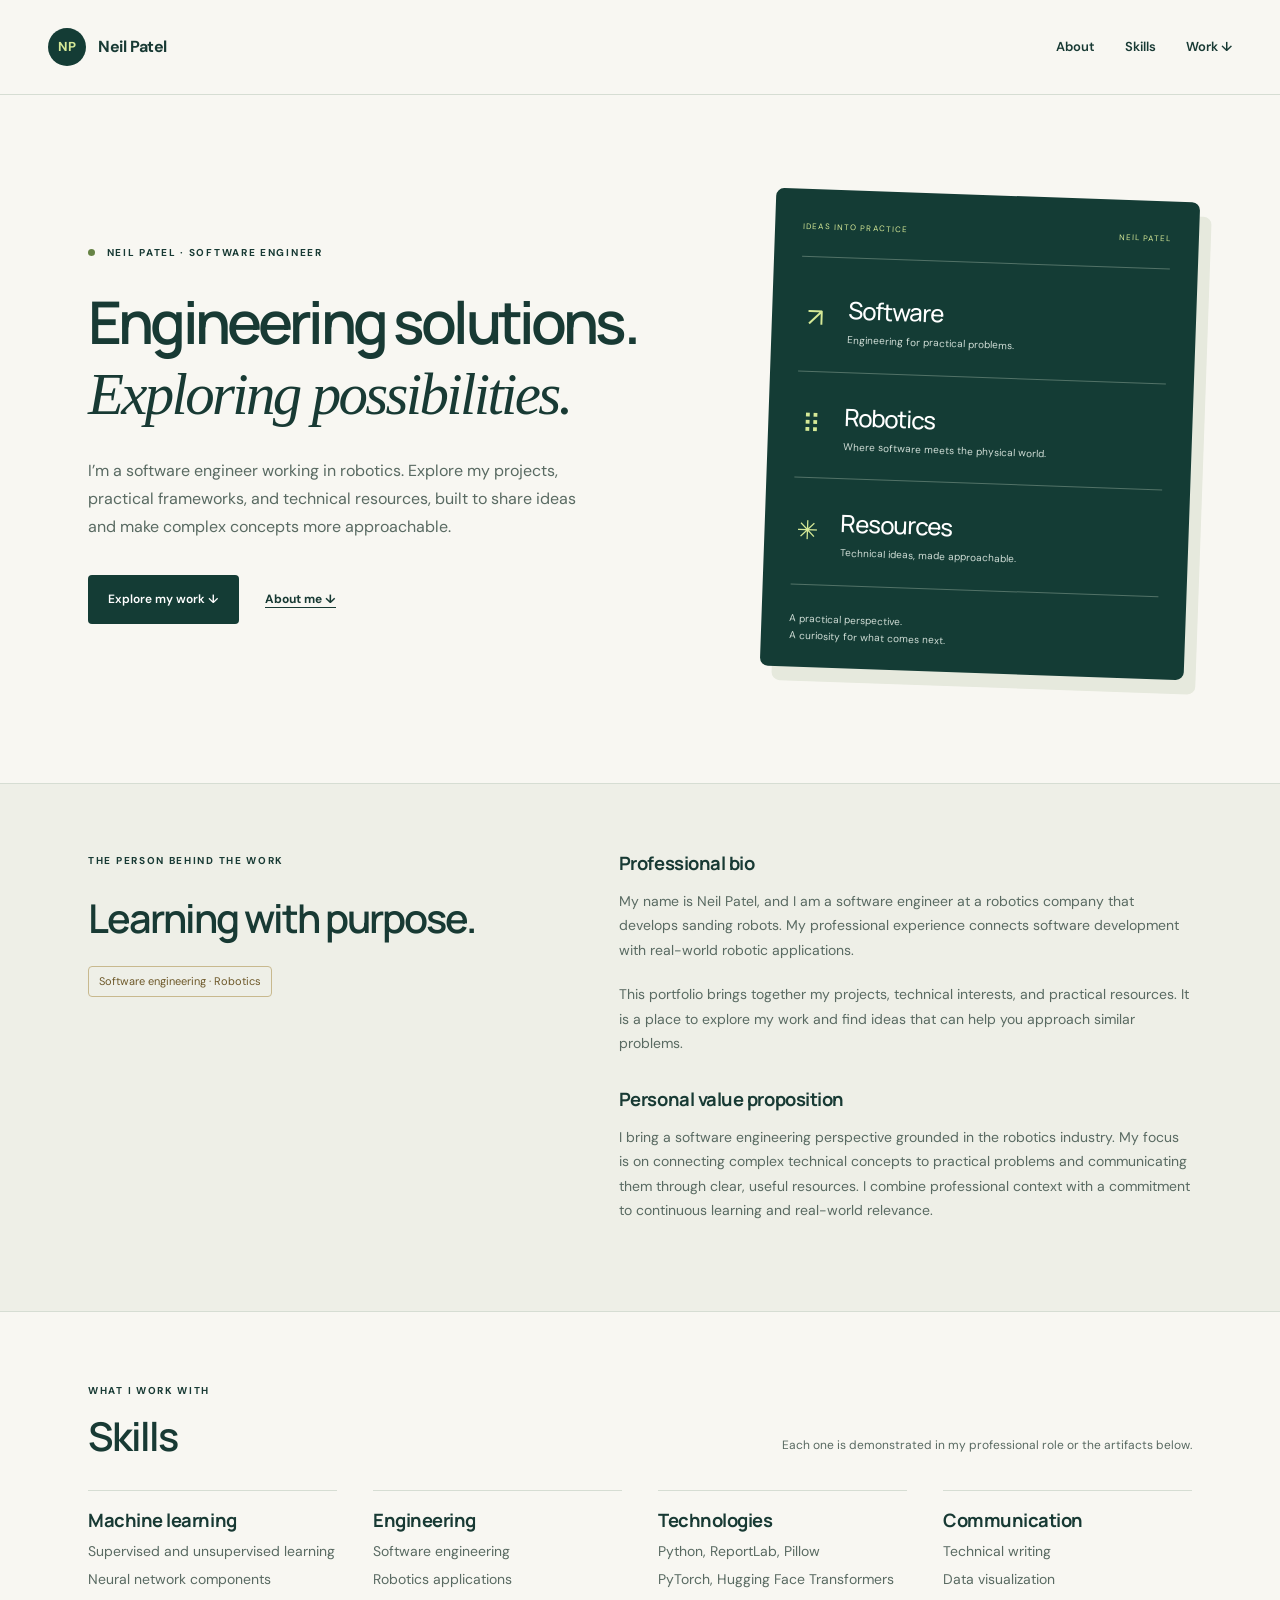
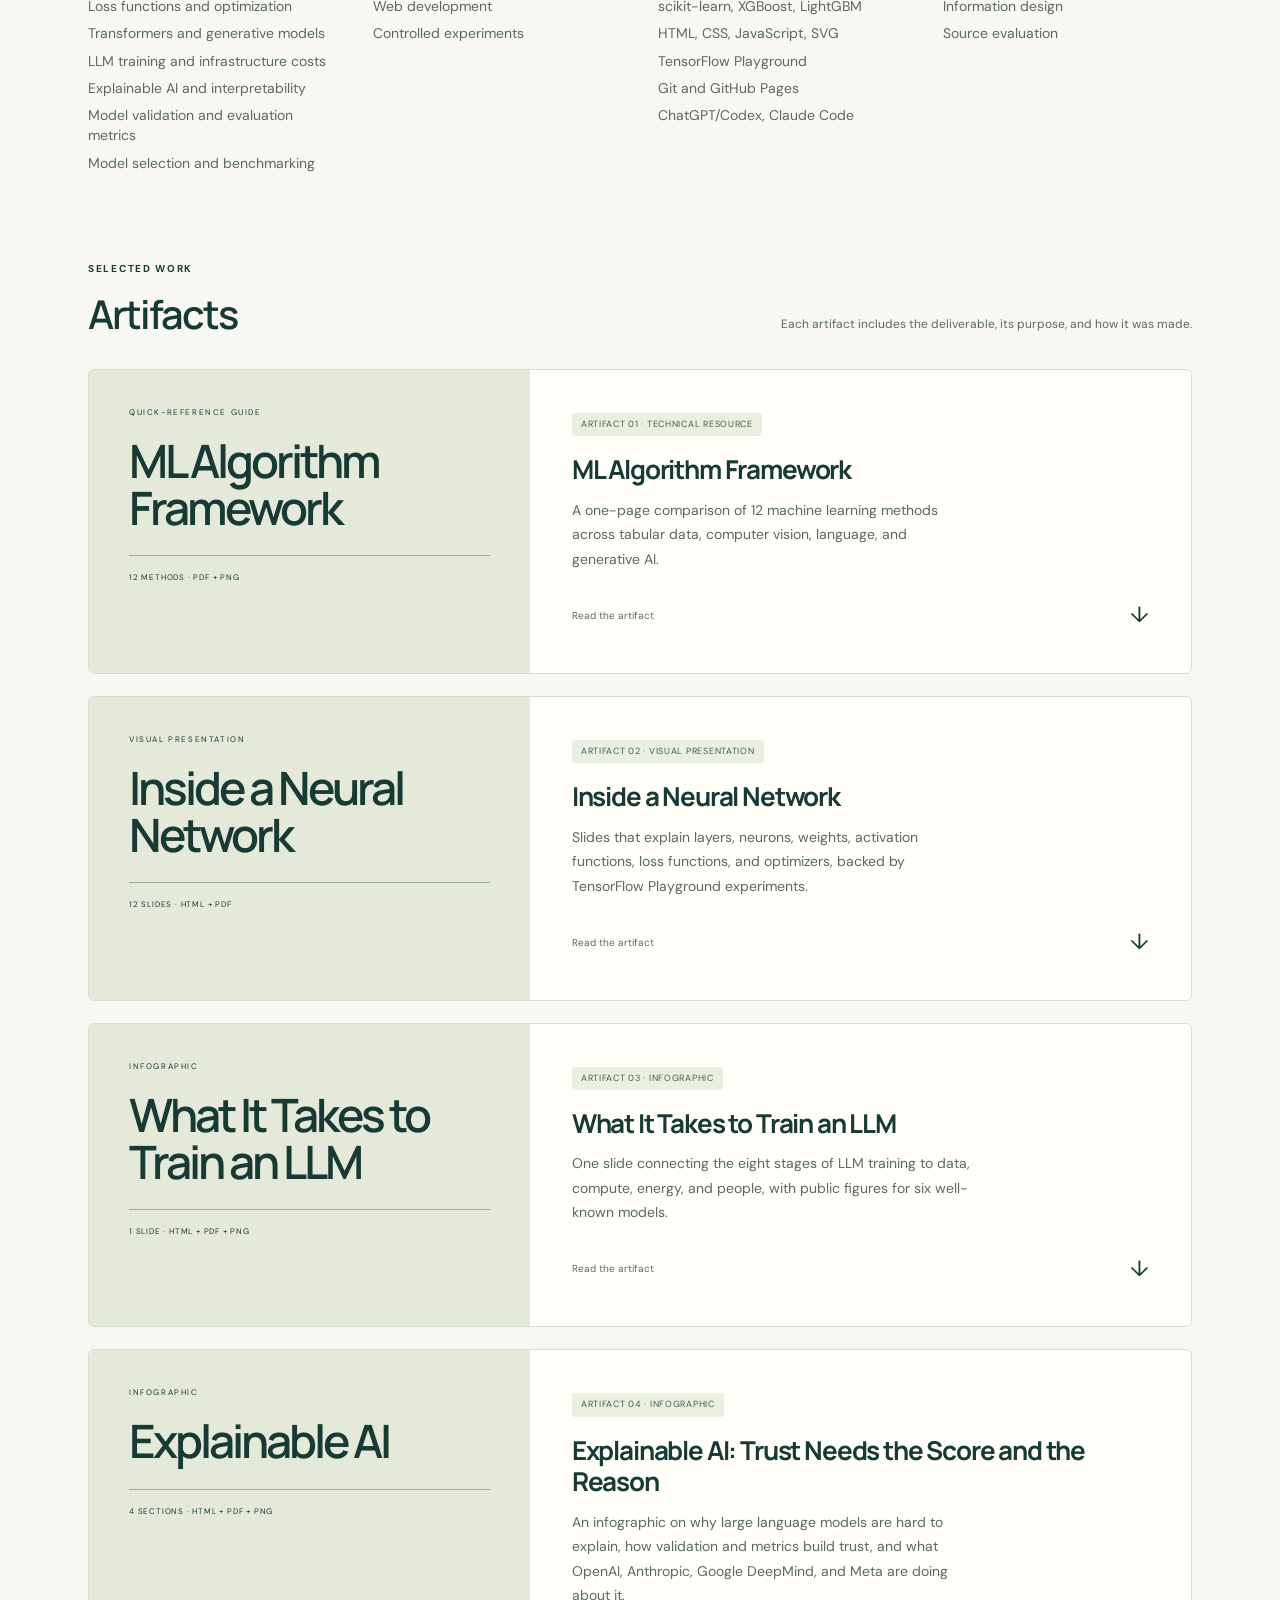
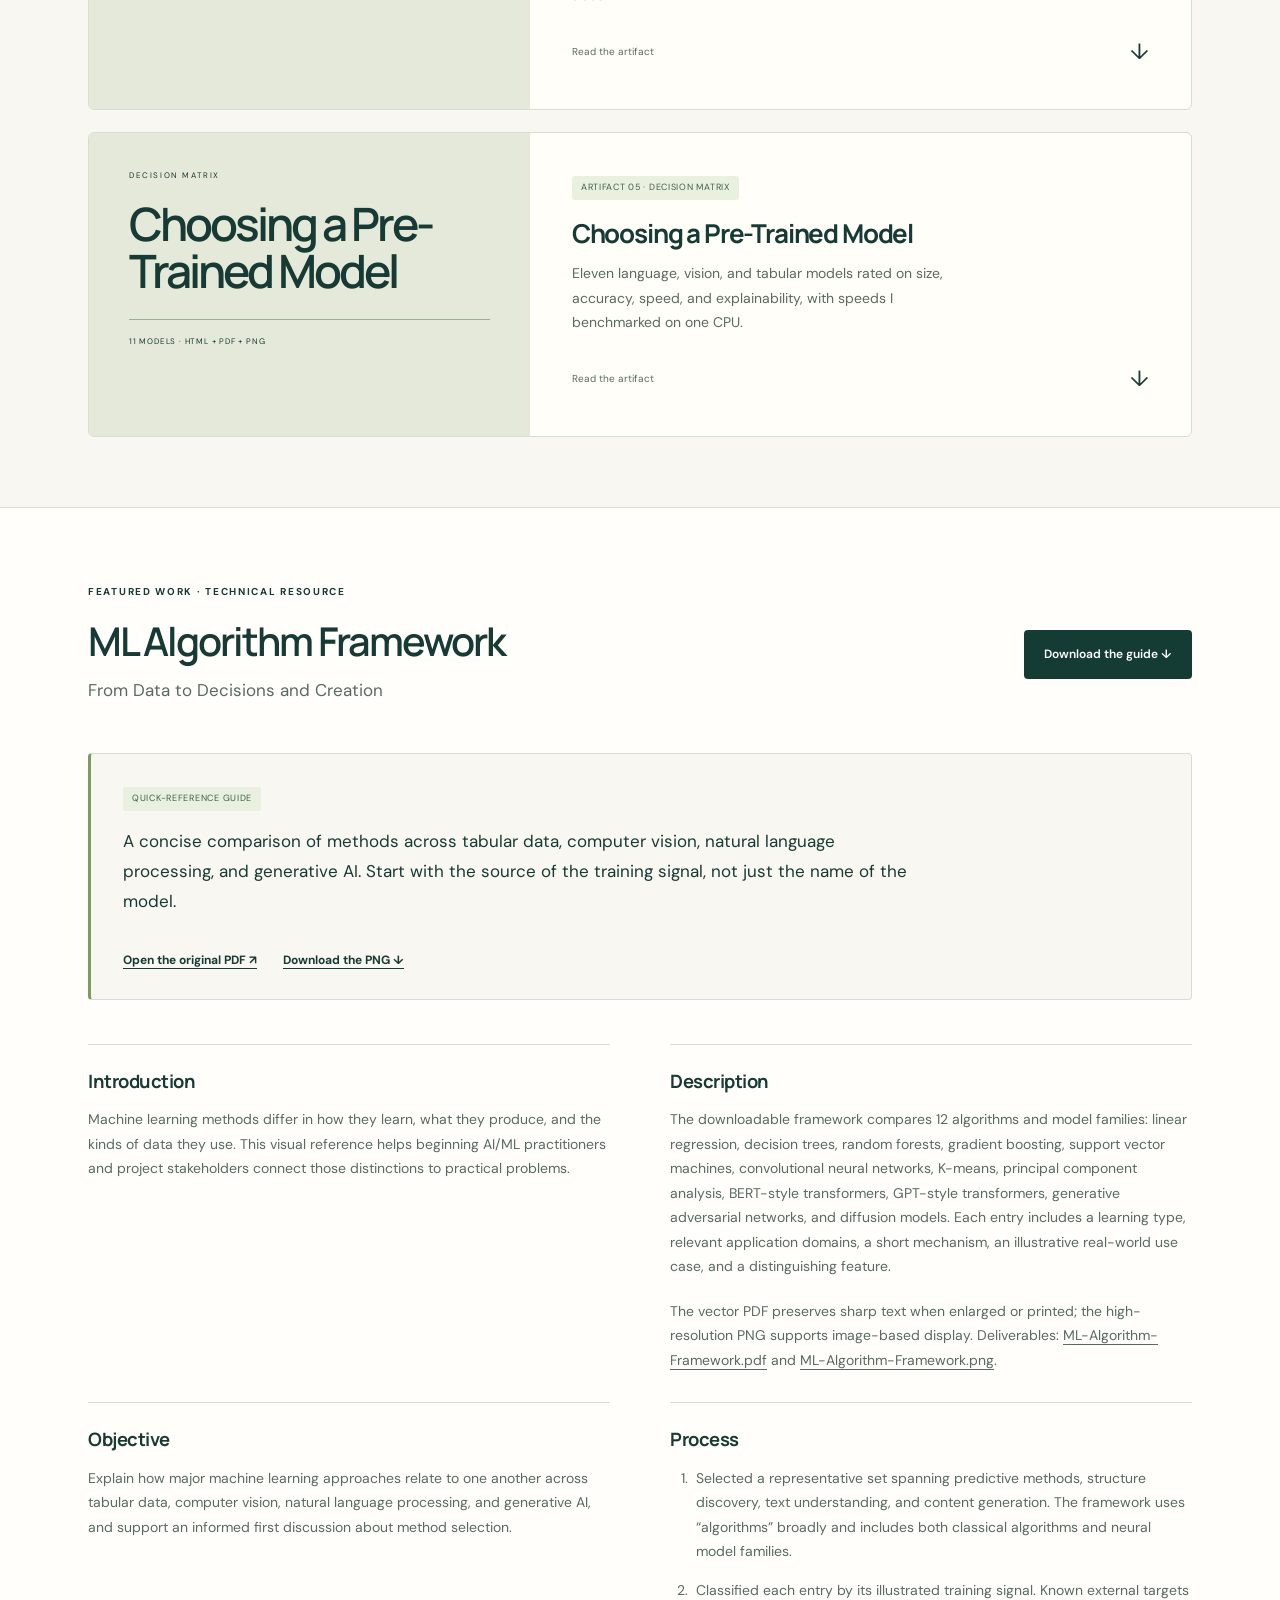
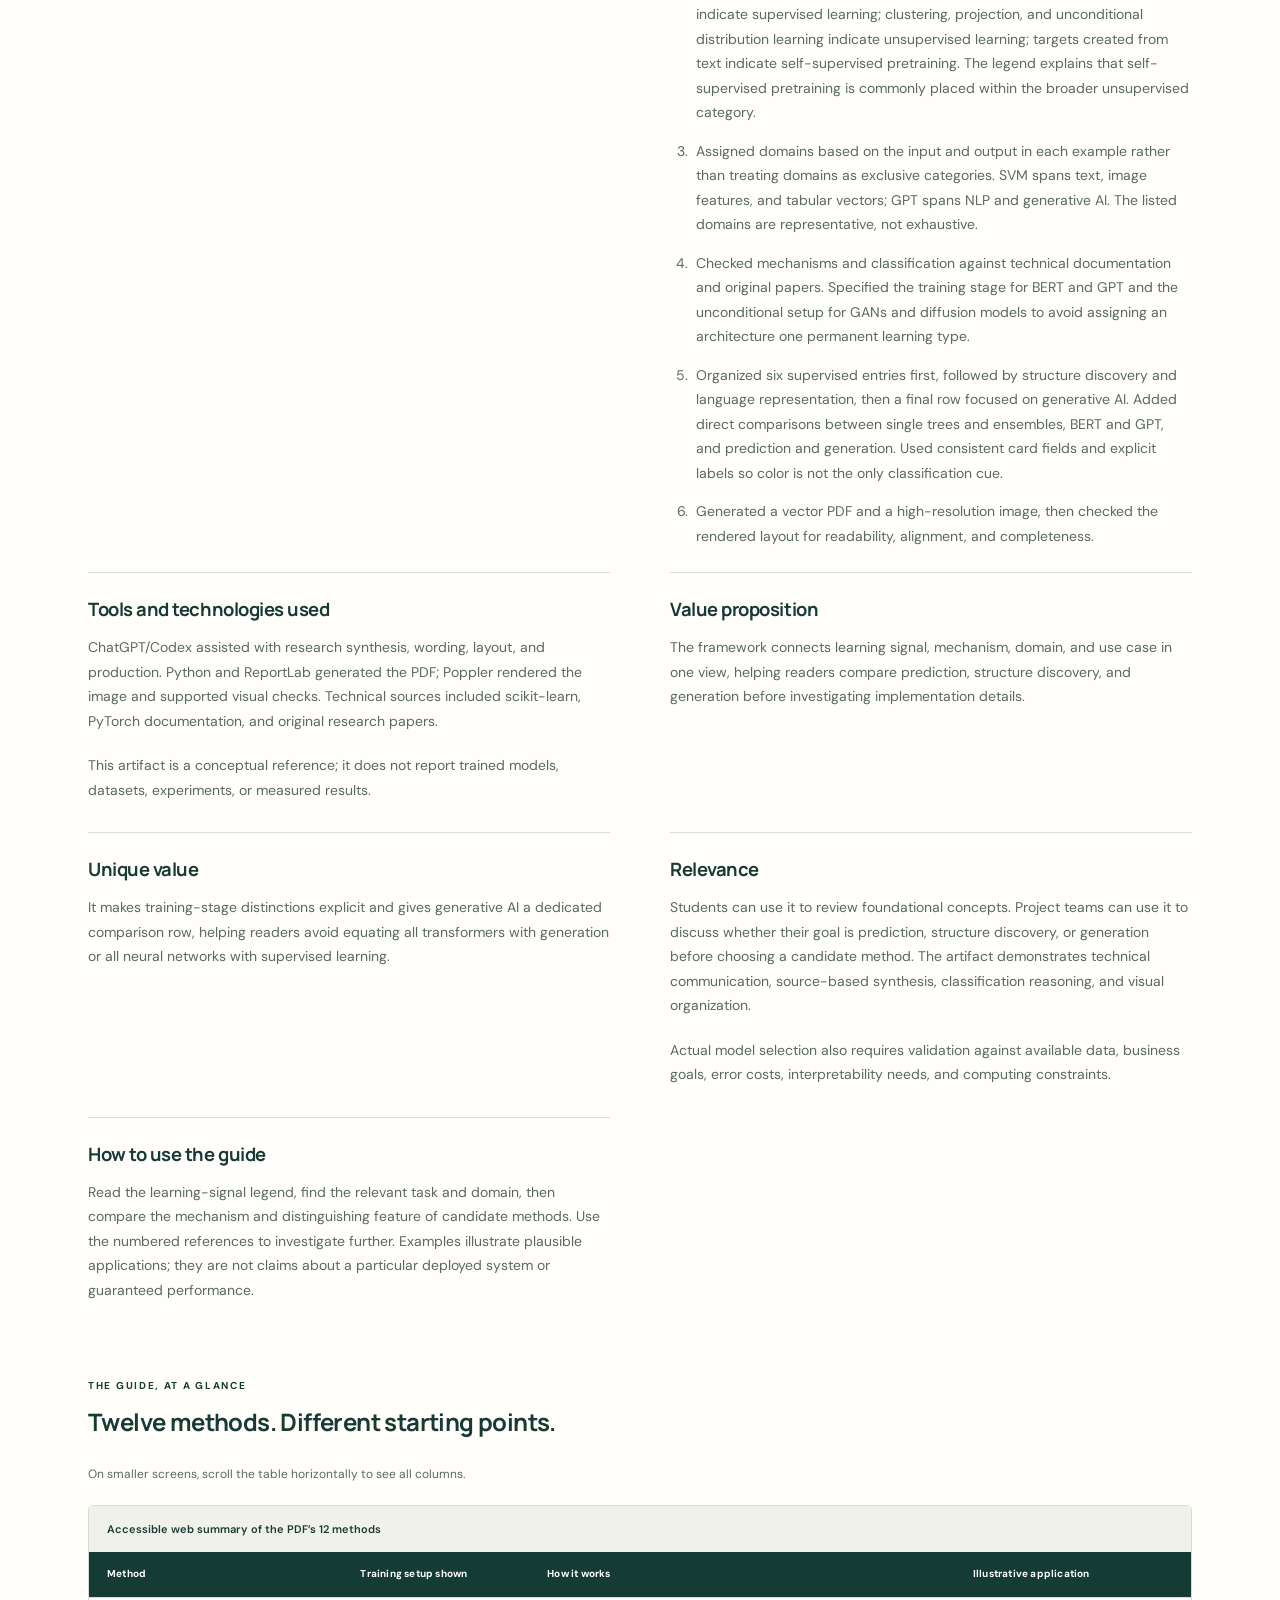
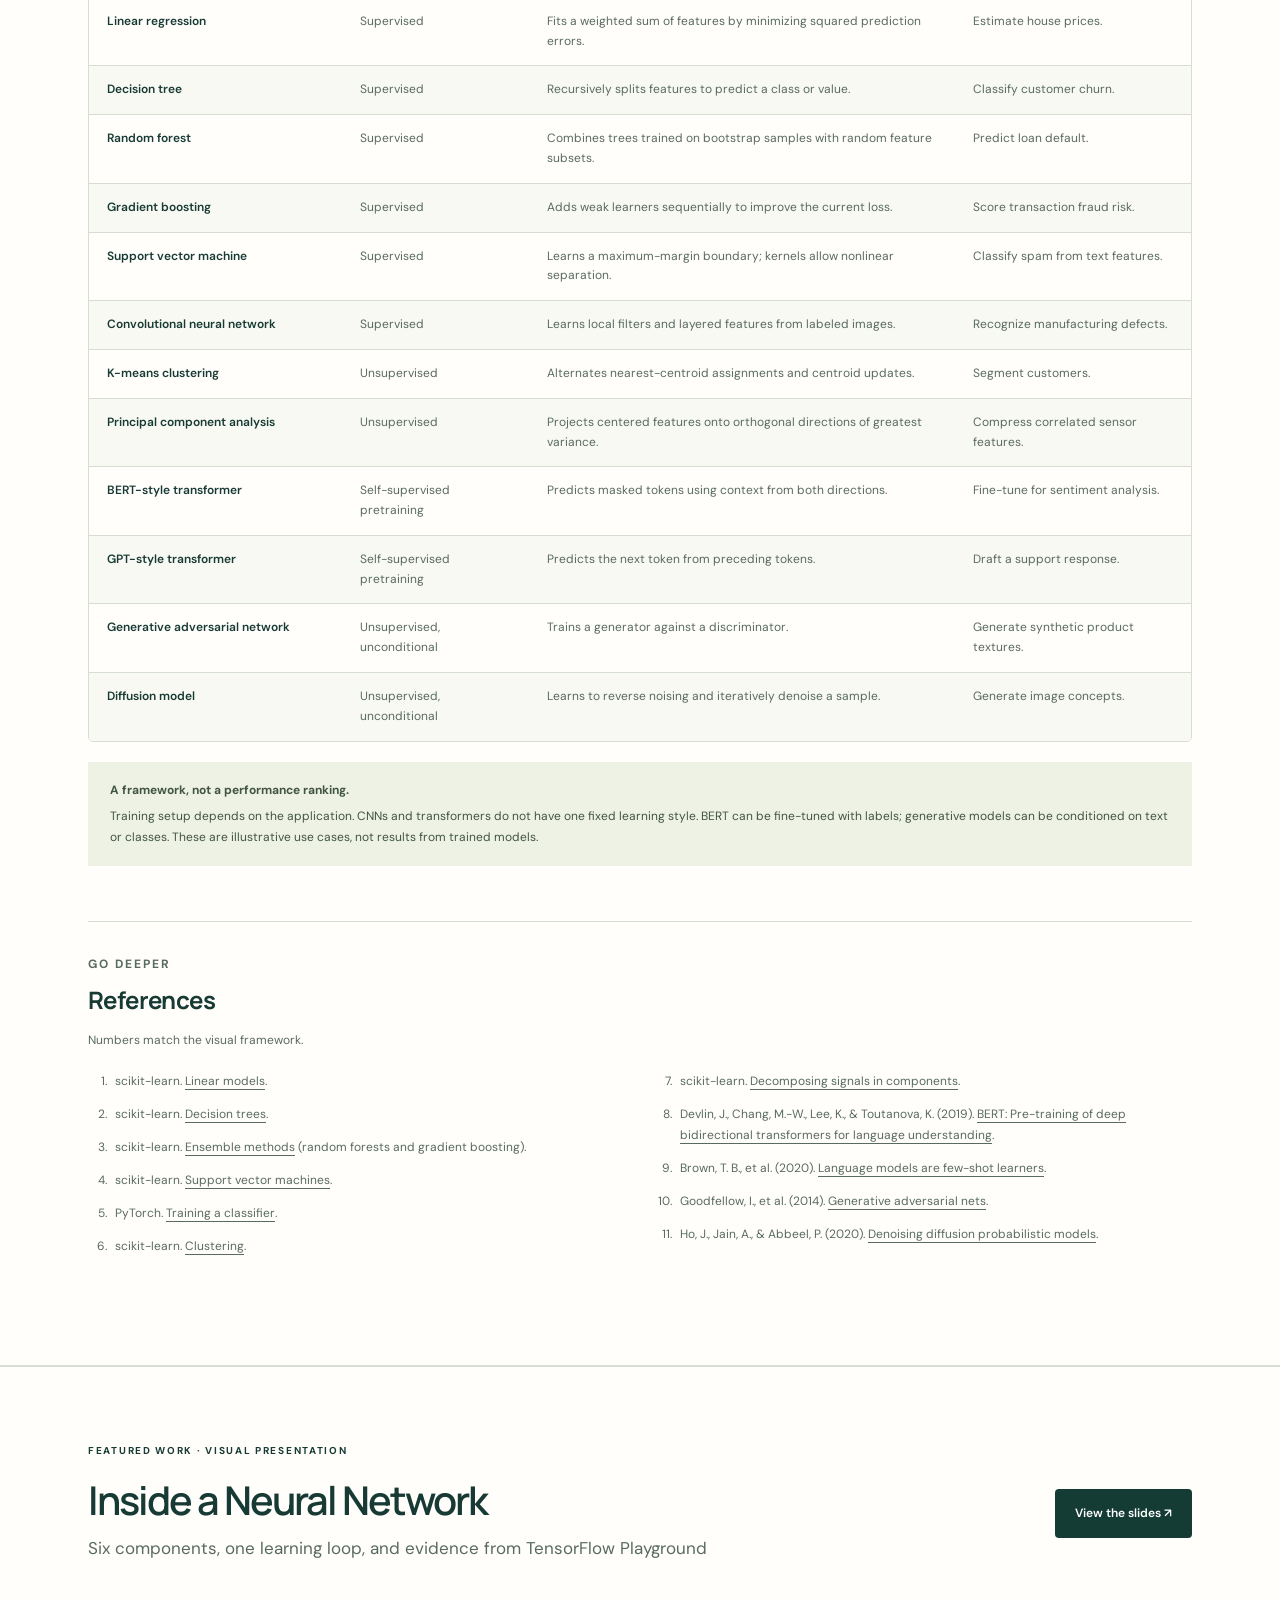
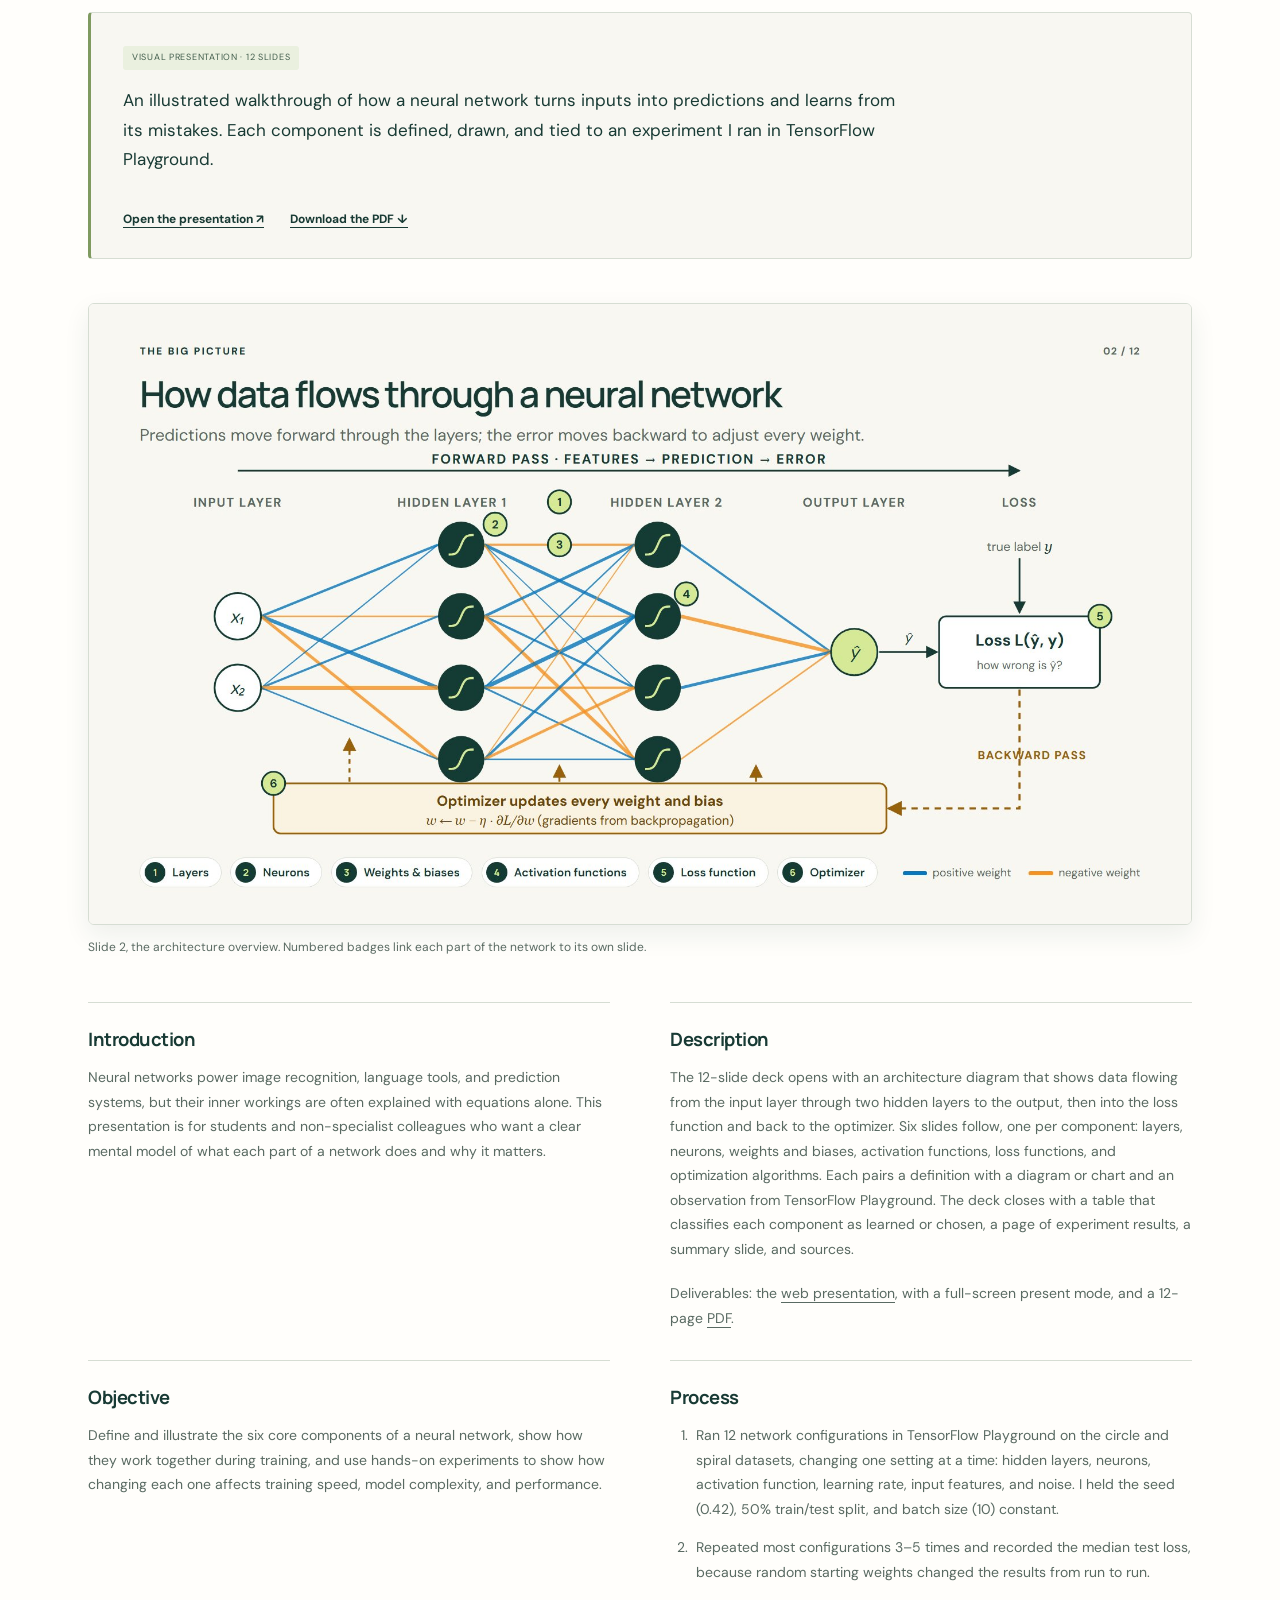
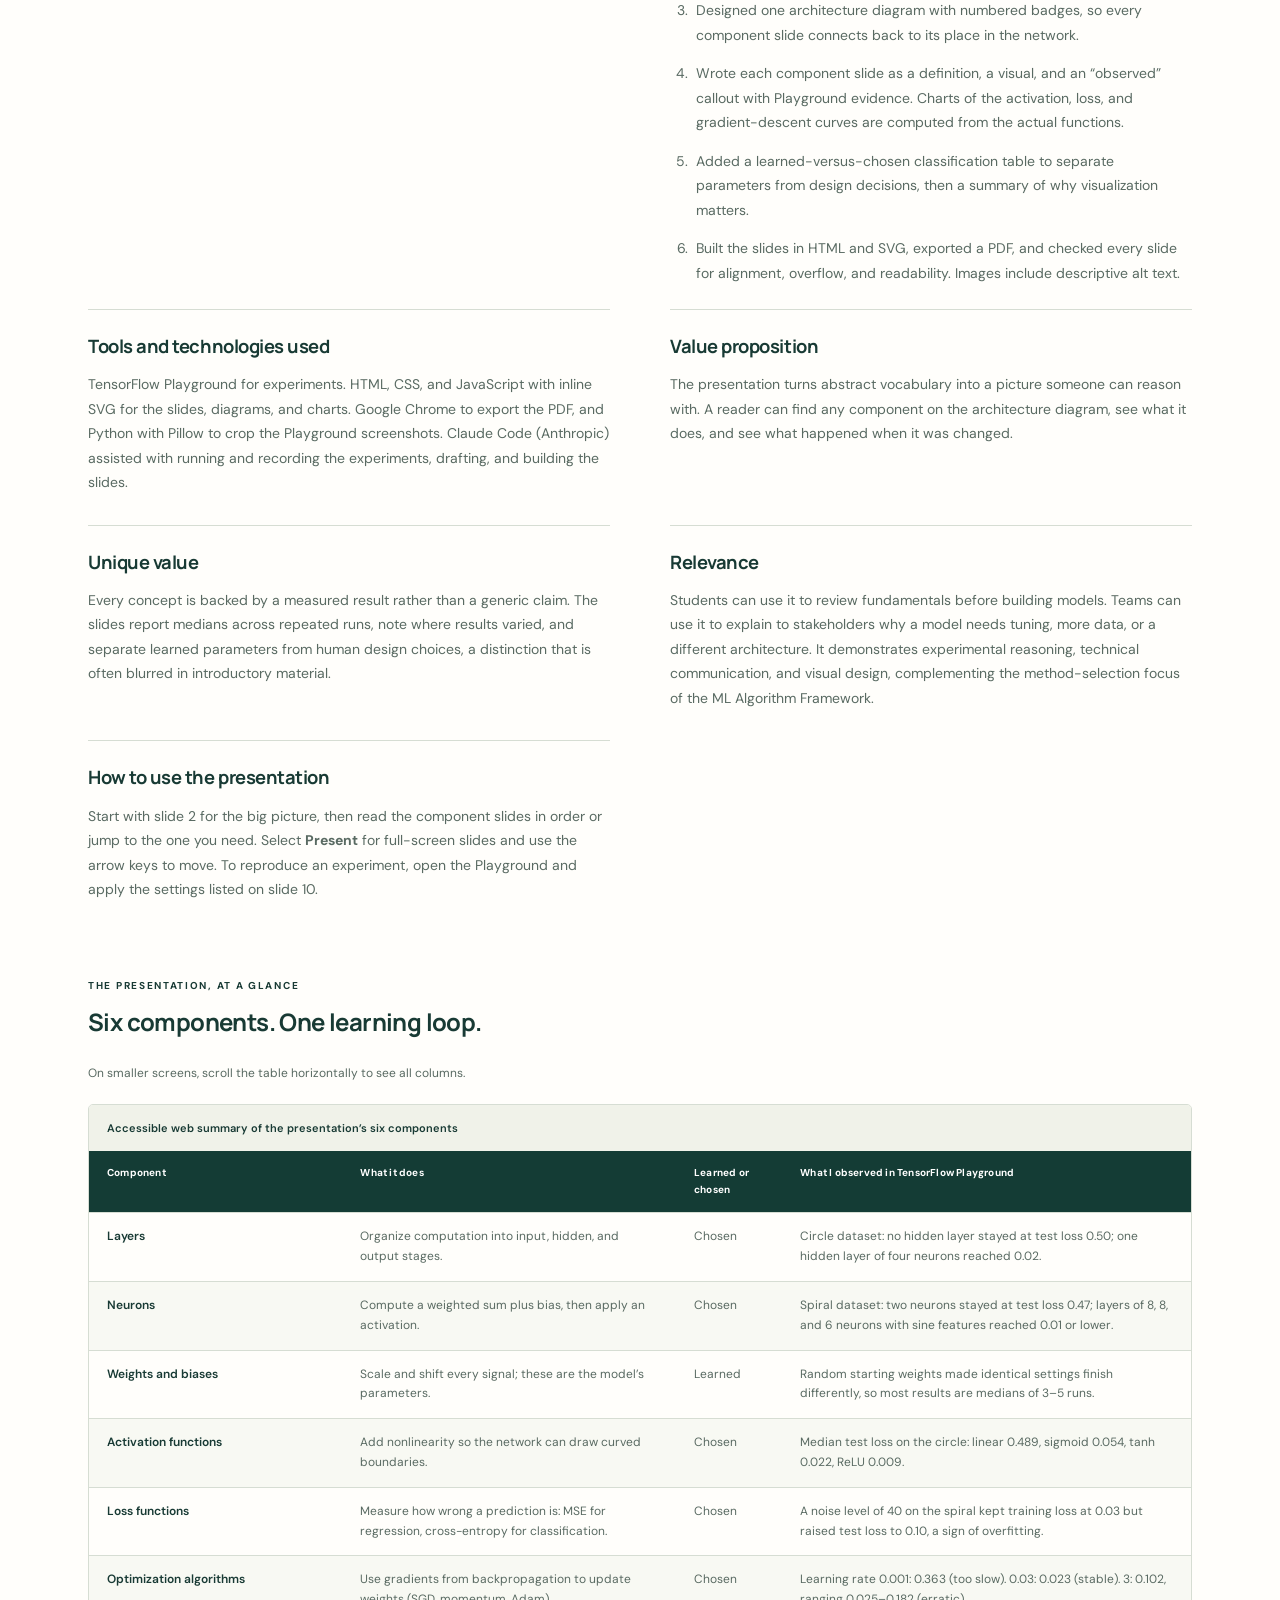
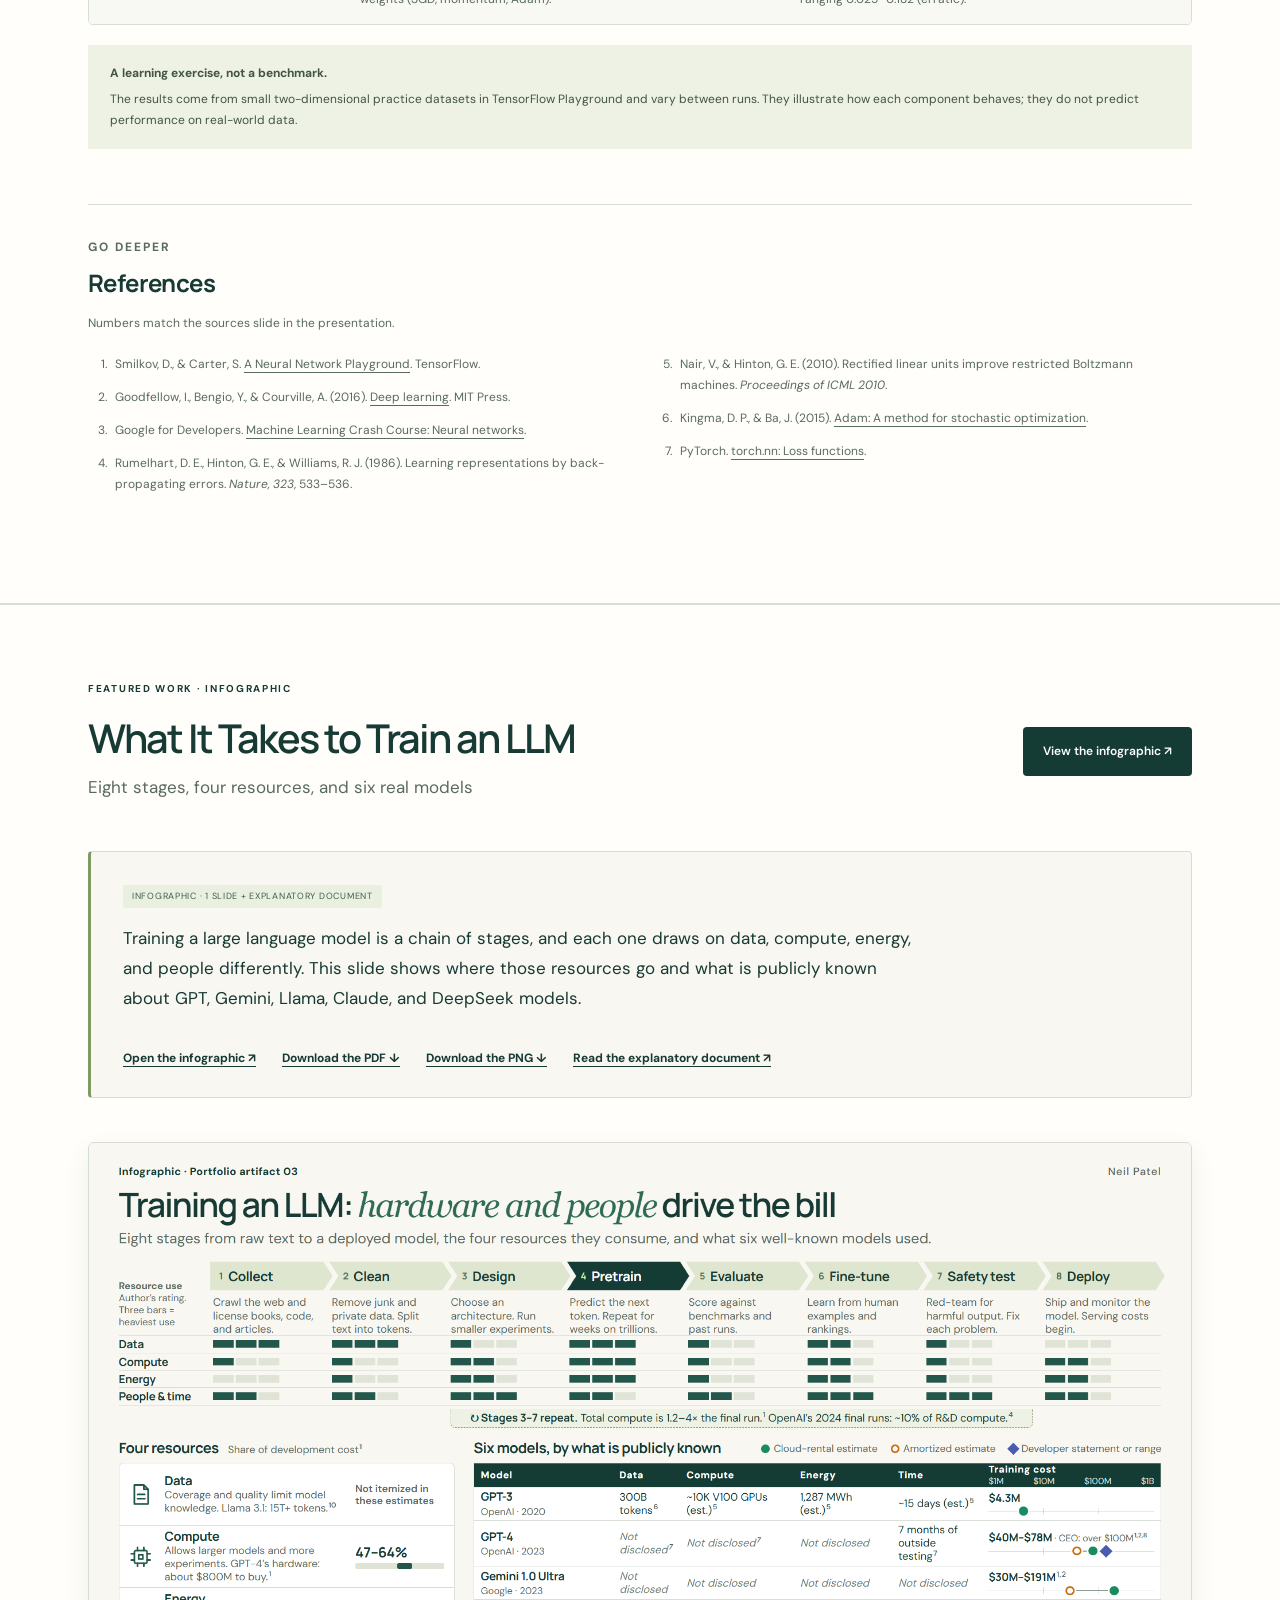
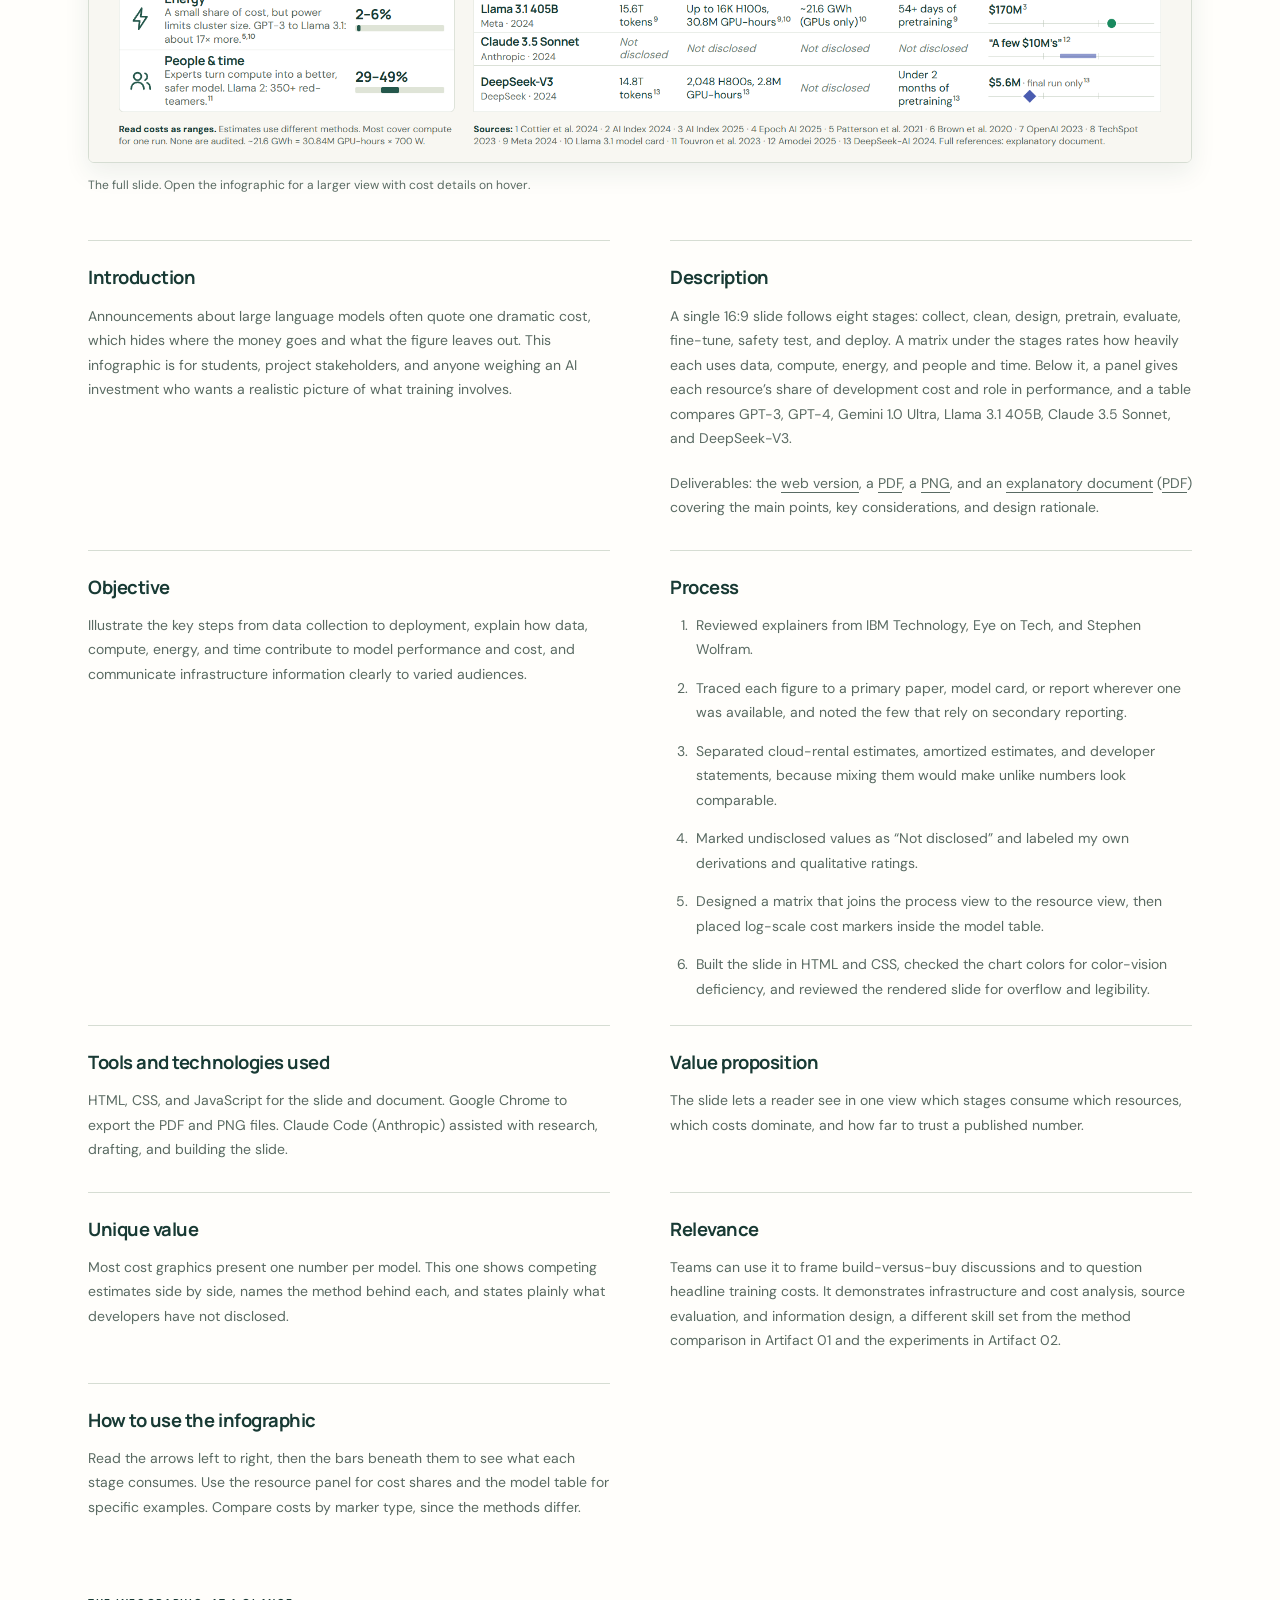
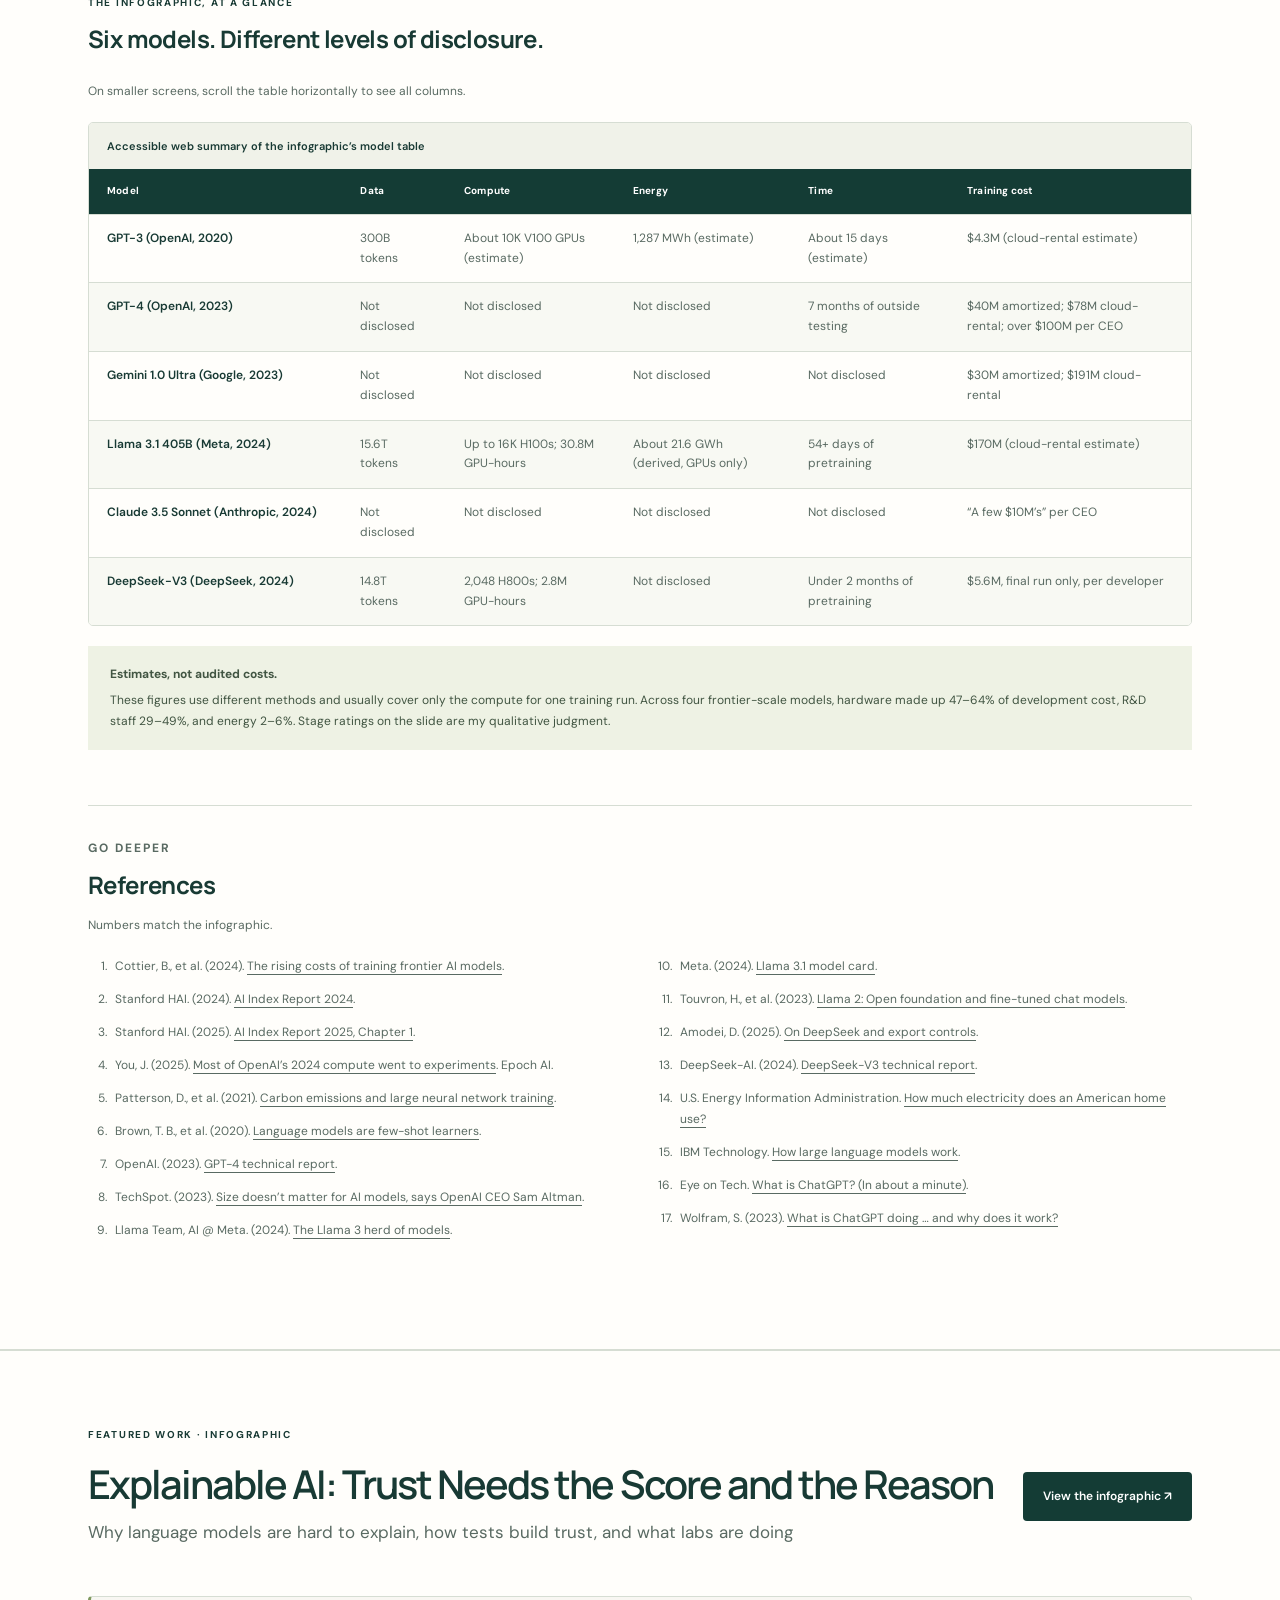
<file: index.html>
<!doctype html>
<html lang="en">
<head>
<meta charset="utf-8">
<meta name="viewport" content="width=device-width, initial-scale=1">
<meta name="description" content="Neil Patel’s professional portfolio: software engineering, robotics, practical projects, and technical resources.">
<meta name="theme-color" content="#143c35">
<title>Neil Patel | Software Engineer</title>
<link rel="stylesheet" href="styles.css">
</head>
<body>
<a class="skip-link" href="#main">Skip to content</a>
<header class="site-header">
<a class="brand" href="#home"><span class="brand-mark" aria-hidden="true">NP</span> Neil Patel</a>
<nav aria-label="Main navigation"><a href="#about">About</a><a href="#skills">Skills</a><a href="#work">Work ↓</a></nav>
</header>
<main id="main">
<section class="hero section-wrap" id="home" aria-labelledby="hero-title">
<div class="hero-copy">
<p class="eyebrow"><span class="status-dot" aria-hidden="true"></span> Neil Patel · Software engineer</p>
<h1 id="hero-title">Engineering solutions.<br><em>Exploring possibilities.</em></h1>
<p class="hero-description">I’m a software engineer working in robotics. Explore my projects, practical frameworks, and technical resources, built to share ideas and make complex concepts more approachable.</p>
<div class="actions"><a class="button primary" href="#work">Explore my work ↓</a><a class="text-link" href="#about">About me ↓</a></div>
</div>
<div class="hero-visual" aria-label="Professional interests: software engineering, robotics, and technical resources">
<div class="visual-topline"><span>IDEAS INTO PRACTICE</span><span>NEIL PATEL</span></div>
<div class="model-row"><span class="model-icon" aria-hidden="true">↗</span><div><strong>Software</strong><span>Engineering for practical problems.</span></div></div>
<div class="model-row"><span class="model-icon" aria-hidden="true">⠿</span><div><strong>Robotics</strong><span>Where software meets the physical world.</span></div></div>
<div class="model-row"><span class="model-icon" aria-hidden="true">✳</span><div><strong>Resources</strong><span>Technical ideas, made approachable.</span></div></div>
<p class="visual-note">A practical perspective.<br>A curiosity for what comes next.</p>
</div>
</section>
<section class="about-section" id="about" aria-labelledby="about-title">
<div class="section-wrap about-grid">
<div><p class="eyebrow">The person behind the work</p><h2 id="about-title">Learning with purpose.</h2><p class="draft-label">Software engineering · Robotics</p></div>
<div class="about-copy">
<h3>Professional bio</h3>
<p>My name is Neil Patel, and I am a software engineer at a robotics company that develops sanding robots. My professional experience connects software development with real-world robotic applications.</p>
<p>This portfolio brings together my projects, technical interests, and practical resources. It is a place to explore my work and find ideas that can help you approach similar problems.</p>
<h3>Personal value proposition</h3>
<p>I bring a software engineering perspective grounded in the robotics industry. My focus is on connecting complex technical concepts to practical problems and communicating them through clear, useful resources. I combine professional context with a commitment to continuous learning and real-world relevance.</p>
</div>
</div>
</section>

<section class="section-wrap skills-section" id="skills" aria-labelledby="skills-title">
<div class="section-heading"><div><p class="eyebrow">What I work with</p><h2 id="skills-title">Skills</h2></div><p>Each one is demonstrated in my professional role or the artifacts below.</p></div>
<div class="skills-grid">
<section><h3>Machine learning</h3><ul><li>Supervised and unsupervised learning</li><li>Neural network components</li><li>Loss functions and optimization</li><li>Transformers and generative models</li><li>LLM training and infrastructure costs</li><li>Explainable AI and interpretability</li><li>Model validation and evaluation metrics</li><li>Model selection and benchmarking</li></ul></section>
<section><h3>Engineering</h3><ul><li>Software engineering</li><li>Robotics applications</li><li>Web development</li><li>Controlled experiments</li></ul></section>
<section><h3>Technologies</h3><ul><li>Python, ReportLab, Pillow</li><li>PyTorch, Hugging Face Transformers</li><li>scikit-learn, XGBoost, LightGBM</li><li>HTML, CSS, JavaScript, SVG</li><li>TensorFlow Playground</li><li>Git and GitHub Pages</li><li>ChatGPT/Codex, Claude Code</li></ul></section>
<section><h3>Communication</h3><ul><li>Technical writing</li><li>Data visualization</li><li>Information design</li><li>Source evaluation</li></ul></section>
</div>
</section>

<section class="section-wrap portfolio-section" id="work" aria-labelledby="work-title">
<div class="section-heading"><div><p class="eyebrow">Selected work</p><h2 id="work-title">Artifacts</h2></div><p>Each artifact includes the deliverable, its purpose, and how it was made.</p></div>
<div class="work-grid">
<a class="artifact-card" href="#artifact"><div class="card-art"><span class="mini-label">QUICK-REFERENCE GUIDE</span><strong>ML Algorithm Framework</strong><span class="mini-rule"></span><span class="mini-footer">12 METHODS · PDF + PNG</span></div><div class="card-copy"><span class="tag">Artifact 01 · Technical resource</span><h3>ML Algorithm Framework</h3><p>A one-page comparison of 12 machine learning methods across tabular data, computer vision, language, and generative AI.</p><div class="card-meta"><span>Read the artifact</span><span class="card-arrow" aria-hidden="true">↓</span></div></div></a>
<a class="artifact-card" href="#nn-artifact"><div class="card-art"><span class="mini-label">VISUAL PRESENTATION</span><strong>Inside a Neural Network</strong><span class="mini-rule"></span><span class="mini-footer">12 SLIDES · HTML + PDF</span></div><div class="card-copy"><span class="tag">Artifact 02 · Visual presentation</span><h3>Inside a Neural Network</h3><p>Slides that explain layers, neurons, weights, activation functions, loss functions, and optimizers, backed by TensorFlow Playground experiments.</p><div class="card-meta"><span>Read the artifact</span><span class="card-arrow" aria-hidden="true">↓</span></div></div></a>
<a class="artifact-card" href="#llm-artifact"><div class="card-art"><span class="mini-label">INFOGRAPHIC</span><strong>What It Takes to Train an LLM</strong><span class="mini-rule"></span><span class="mini-footer">1 SLIDE · HTML + PDF + PNG</span></div><div class="card-copy"><span class="tag">Artifact 03 · Infographic</span><h3>What It Takes to Train an LLM</h3><p>One slide connecting the eight stages of LLM training to data, compute, energy, and people, with public figures for six well-known models.</p><div class="card-meta"><span>Read the artifact</span><span class="card-arrow" aria-hidden="true">↓</span></div></div></a>
<a class="artifact-card" href="#explainable-ai-artifact"><div class="card-art"><span class="mini-label">INFOGRAPHIC</span><strong>Explainable AI</strong><span class="mini-rule"></span><span class="mini-footer">4 SECTIONS · HTML + PDF + PNG</span></div><div class="card-copy"><span class="tag">Artifact 04 · Infographic</span><h3>Explainable AI: Trust Needs the Score and the Reason</h3><p>An infographic on why large language models are hard to explain, how validation and metrics build trust, and what OpenAI, Anthropic, Google DeepMind, and Meta are doing about it.</p><div class="card-meta"><span>Read the artifact</span><span class="card-arrow" aria-hidden="true">↓</span></div></div></a>
<a class="artifact-card" href="#model-artifact"><div class="card-art"><span class="mini-label">DECISION MATRIX</span><strong>Choosing a Pre-Trained Model</strong><span class="mini-rule"></span><span class="mini-footer">11 MODELS · HTML + PDF + PNG</span></div><div class="card-copy"><span class="tag">Artifact 05 · Decision matrix</span><h3>Choosing a Pre-Trained Model</h3><p>Eleven language, vision, and tabular models rated on size, accuracy, speed, and explainability, with speeds I benchmarked on one CPU.</p><div class="card-meta"><span>Read the artifact</span><span class="card-arrow" aria-hidden="true">↓</span></div></div></a>
</div>
</section>

<article class="artifact-section" id="artifact" aria-labelledby="artifact-title">
<div class="section-wrap">
<div class="artifact-heading"><div><p class="eyebrow">Featured work · Technical resource</p><h2 id="artifact-title">ML Algorithm Framework</h2><p class="artifact-subtitle">From Data to Decisions and Creation</p></div><a class="button primary" href="ML-Algorithm-Framework.pdf" download>Download the guide ↓</a></div>
<div class="artifact-intro"><span class="tag">Quick-reference guide</span><p>A concise comparison of methods across tabular data, computer vision, natural language processing, and generative AI. Start with the source of the training signal, not just the name of the model.</p><div class="actions"><a class="text-link" href="ML-Algorithm-Framework.pdf">Open the original PDF ↗</a><a class="text-link" href="ML-Algorithm-Framework.png" download>Download the PNG ↓</a></div></div>
<div class="details-grid">
<section><h3>Introduction</h3><p>Machine learning methods differ in how they learn, what they produce, and the kinds of data they use. This visual reference helps beginning AI/ML practitioners and project stakeholders connect those distinctions to practical problems.</p></section>
<section><h3>Description</h3><p>The downloadable framework compares 12 algorithms and model families: linear regression, decision trees, random forests, gradient boosting, support vector machines, convolutional neural networks, K-means, principal component analysis, BERT-style transformers, GPT-style transformers, generative adversarial networks, and diffusion models. Each entry includes a learning type, relevant application domains, a short mechanism, an illustrative real-world use case, and a distinguishing feature.</p><p>The vector PDF preserves sharp text when enlarged or printed; the high-resolution PNG supports image-based display. Deliverables: <a href="ML-Algorithm-Framework.pdf" download>ML-Algorithm-Framework.pdf</a> and <a href="ML-Algorithm-Framework.png" download>ML-Algorithm-Framework.png</a>.</p></section>
<section><h3>Objective</h3><p>Explain how major machine learning approaches relate to one another across tabular data, computer vision, natural language processing, and generative AI, and support an informed first discussion about method selection.</p></section>
<section><h3>Process</h3><ol>
<li>Selected a representative set spanning predictive methods, structure discovery, text understanding, and content generation. The framework uses “algorithms” broadly and includes both classical algorithms and neural model families.</li>
<li>Classified each entry by its illustrated training signal. Known external targets indicate supervised learning; clustering, projection, and unconditional distribution learning indicate unsupervised learning; targets created from text indicate self-supervised pretraining. The legend explains that self-supervised pretraining is commonly placed within the broader unsupervised category.</li>
<li>Assigned domains based on the input and output in each example rather than treating domains as exclusive categories. SVM spans text, image features, and tabular vectors; GPT spans NLP and generative AI. The listed domains are representative, not exhaustive.</li>
<li>Checked mechanisms and classification against technical documentation and original papers. Specified the training stage for BERT and GPT and the unconditional setup for GANs and diffusion models to avoid assigning an architecture one permanent learning type.</li>
<li>Organized six supervised entries first, followed by structure discovery and language representation, then a final row focused on generative AI. Added direct comparisons between single trees and ensembles, BERT and GPT, and prediction and generation. Used consistent card fields and explicit labels so color is not the only classification cue.</li>
<li>Generated a vector PDF and a high-resolution image, then checked the rendered layout for readability, alignment, and completeness.</li>
</ol></section>
<section><h3>Tools and technologies used</h3><p>ChatGPT/Codex assisted with research synthesis, wording, layout, and production. Python and ReportLab generated the PDF; Poppler rendered the image and supported visual checks. Technical sources included scikit-learn, PyTorch documentation, and original research papers.</p><p>This artifact is a conceptual reference; it does not report trained models, datasets, experiments, or measured results.</p></section>
<section><h3>Value proposition</h3><p>The framework connects learning signal, mechanism, domain, and use case in one view, helping readers compare prediction, structure discovery, and generation before investigating implementation details.</p></section>
<section><h3>Unique value</h3><p>It makes training-stage distinctions explicit and gives generative AI a dedicated comparison row, helping readers avoid equating all transformers with generation or all neural networks with supervised learning.</p></section>
<section><h3>Relevance</h3><p>Students can use it to review foundational concepts. Project teams can use it to discuss whether their goal is prediction, structure discovery, or generation before choosing a candidate method. The artifact demonstrates technical communication, source-based synthesis, classification reasoning, and visual organization.</p><p>Actual model selection also requires validation against available data, business goals, error costs, interpretability needs, and computing constraints.</p></section>
<section><h3>How to use the guide</h3><p>Read the learning-signal legend, find the relevant task and domain, then compare the mechanism and distinguishing feature of candidate methods. Use the numbered references to investigate further. Examples illustrate plausible applications; they are not claims about a particular deployed system or guaranteed performance.</p></section>
</div>
<section class="methods-section" aria-labelledby="methods-title">
<div class="section-heading"><div><p class="eyebrow">The guide, at a glance</p><h3 id="methods-title">Twelve methods. Different starting points.</h3></div></div>
<p class="table-instruction">On smaller screens, scroll the table horizontally to see all columns.</p>
<div class="table-scroll" role="region" aria-label="Algorithm comparison, horizontally scrollable" tabindex="0">
<table>
<caption>Accessible web summary of the PDF’s 12 methods</caption>
<thead><tr><th scope="col">Method</th><th scope="col">Training setup shown</th><th scope="col">How it works</th><th scope="col">Illustrative application</th></tr></thead>
<tbody>
<tr><th scope="row">Linear regression</th><td>Supervised</td><td>Fits a weighted sum of features by minimizing squared prediction errors.</td><td>Estimate house prices.</td></tr>
<tr><th scope="row">Decision tree</th><td>Supervised</td><td>Recursively splits features to predict a class or value.</td><td>Classify customer churn.</td></tr>
<tr><th scope="row">Random forest</th><td>Supervised</td><td>Combines trees trained on bootstrap samples with random feature subsets.</td><td>Predict loan default.</td></tr>
<tr><th scope="row">Gradient boosting</th><td>Supervised</td><td>Adds weak learners sequentially to improve the current loss.</td><td>Score transaction fraud risk.</td></tr>
<tr><th scope="row">Support vector machine</th><td>Supervised</td><td>Learns a maximum-margin boundary; kernels allow nonlinear separation.</td><td>Classify spam from text features.</td></tr>
<tr><th scope="row">Convolutional neural network</th><td>Supervised</td><td>Learns local filters and layered features from labeled images.</td><td>Recognize manufacturing defects.</td></tr>
<tr><th scope="row">K-means clustering</th><td>Unsupervised</td><td>Alternates nearest-centroid assignments and centroid updates.</td><td>Segment customers.</td></tr>
<tr><th scope="row">Principal component analysis</th><td>Unsupervised</td><td>Projects centered features onto orthogonal directions of greatest variance.</td><td>Compress correlated sensor features.</td></tr>
<tr><th scope="row">BERT-style transformer</th><td>Self-supervised pretraining</td><td>Predicts masked tokens using context from both directions.</td><td>Fine-tune for sentiment analysis.</td></tr>
<tr><th scope="row">GPT-style transformer</th><td>Self-supervised pretraining</td><td>Predicts the next token from preceding tokens.</td><td>Draft a support response.</td></tr>
<tr><th scope="row">Generative adversarial network</th><td>Unsupervised, unconditional</td><td>Trains a generator against a discriminator.</td><td>Generate synthetic product textures.</td></tr>
<tr><th scope="row">Diffusion model</th><td>Unsupervised, unconditional</td><td>Learns to reverse noising and iteratively denoise a sample.</td><td>Generate image concepts.</td></tr>
</tbody>
</table>
</div>
<aside class="scope-note"><strong>A framework, not a performance ranking.</strong> Training setup depends on the application. CNNs and transformers do not have one fixed learning style. BERT can be fine-tuned with labels; generative models can be conditioned on text or classes. These are illustrative use cases, not results from trained models.</aside>
</section>
<section class="references" aria-labelledby="references-title">
<p class="eyebrow">Go deeper</p><h3 id="references-title">References</h3><p>Numbers match the visual framework.</p>
<ol>
<li>scikit-learn. <a href="https://scikit-learn.org/stable/modules/linear_model.html">Linear models</a>.</li>
<li>scikit-learn. <a href="https://scikit-learn.org/stable/modules/tree.html">Decision trees</a>.</li>
<li>scikit-learn. <a href="https://scikit-learn.org/stable/modules/ensemble.html">Ensemble methods</a> (random forests and gradient boosting).</li>
<li>scikit-learn. <a href="https://scikit-learn.org/stable/modules/svm.html">Support vector machines</a>.</li>
<li>PyTorch. <a href="https://docs.pytorch.org/tutorials/beginner/blitz/cifar10_tutorial.html">Training a classifier</a>.</li>
<li>scikit-learn. <a href="https://scikit-learn.org/stable/modules/clustering.html">Clustering</a>.</li>
<li>scikit-learn. <a href="https://scikit-learn.org/stable/modules/decomposition.html">Decomposing signals in components</a>.</li>
<li>Devlin, J., Chang, M.-W., Lee, K., & Toutanova, K. (2019). <a href="https://arxiv.org/abs/1810.04805">BERT: Pre-training of deep bidirectional transformers for language understanding</a>.</li>
<li>Brown, T. B., et al. (2020). <a href="https://arxiv.org/abs/2005.14165">Language models are few-shot learners</a>.</li>
<li>Goodfellow, I., et al. (2014). <a href="https://arxiv.org/abs/1406.2661">Generative adversarial nets</a>.</li>
<li>Ho, J., Jain, A., & Abbeel, P. (2020). <a href="https://arxiv.org/abs/2006.11239">Denoising diffusion probabilistic models</a>.</li>
</ol>
</section>
</div>
</article>

<article class="artifact-section" id="nn-artifact" aria-labelledby="nn-title">
<div class="section-wrap">
<div class="artifact-heading"><div><p class="eyebrow">Featured work · Visual presentation</p><h2 id="nn-title">Inside a Neural Network</h2><p class="artifact-subtitle">Six components, one learning loop, and evidence from TensorFlow Playground</p></div><a class="button primary" href="neural-network-components.html">View the slides ↗</a></div>
<div class="artifact-intro"><span class="tag">Visual presentation · 12 slides</span><p>An illustrated walkthrough of how a neural network turns inputs into predictions and learns from its mistakes. Each component is defined, drawn, and tied to an experiment I ran in TensorFlow Playground.</p><div class="actions"><a class="text-link" href="neural-network-components.html">Open the presentation ↗</a><a class="text-link" href="Neural-Network-Components.pdf" download>Download the PDF ↓</a></div></div>
<figure class="deck-preview"><a href="neural-network-components.html"><img src="neural-network-assets/nn-architecture-slide.jpg" width="1920" height="1080" loading="lazy" alt="Slide 2 of the presentation: a diagram of a neural network with two inputs, two hidden layers of four neurons, and one output. Arrows show the forward pass into a loss function and a dashed backward pass to an optimizer that updates every weight. Numbered badges mark the six components."></a><figcaption>Slide 2, the architecture overview. Numbered badges link each part of the network to its own slide.</figcaption></figure>
<div class="details-grid">
<section><h3>Introduction</h3><p>Neural networks power image recognition, language tools, and prediction systems, but their inner workings are often explained with equations alone. This presentation is for students and non-specialist colleagues who want a clear mental model of what each part of a network does and why it matters.</p></section>
<section><h3>Description</h3><p>The 12-slide deck opens with an architecture diagram that shows data flowing from the input layer through two hidden layers to the output, then into the loss function and back to the optimizer. Six slides follow, one per component: layers, neurons, weights and biases, activation functions, loss functions, and optimization algorithms. Each pairs a definition with a diagram or chart and an observation from TensorFlow Playground. The deck closes with a table that classifies each component as learned or chosen, a page of experiment results, a summary slide, and sources.</p><p>Deliverables: the <a href="neural-network-components.html">web presentation</a>, with a full-screen present mode, and a 12-page <a href="Neural-Network-Components.pdf" download>PDF</a>.</p></section>
<section><h3>Objective</h3><p>Define and illustrate the six core components of a neural network, show how they work together during training, and use hands-on experiments to show how changing each one affects training speed, model complexity, and performance.</p></section>
<section><h3>Process</h3><ol>
<li>Ran 12 network configurations in TensorFlow Playground on the circle and spiral datasets, changing one setting at a time: hidden layers, neurons, activation function, learning rate, input features, and noise. I held the seed (0.42), 50% train/test split, and batch size (10) constant.</li>
<li>Repeated most configurations 3–5 times and recorded the median test loss, because random starting weights changed the results from run to run.</li>
<li>Designed one architecture diagram with numbered badges, so every component slide connects back to its place in the network.</li>
<li>Wrote each component slide as a definition, a visual, and an “observed” callout with Playground evidence. Charts of the activation, loss, and gradient-descent curves are computed from the actual functions.</li>
<li>Added a learned-versus-chosen classification table to separate parameters from design decisions, then a summary of why visualization matters.</li>
<li>Built the slides in HTML and SVG, exported a PDF, and checked every slide for alignment, overflow, and readability. Images include descriptive alt text.</li>
</ol></section>
<section><h3>Tools and technologies used</h3><p>TensorFlow Playground for experiments. HTML, CSS, and JavaScript with inline SVG for the slides, diagrams, and charts. Google Chrome to export the PDF, and Python with Pillow to crop the Playground screenshots. Claude Code (Anthropic) assisted with running and recording the experiments, drafting, and building the slides.</p></section>
<section><h3>Value proposition</h3><p>The presentation turns abstract vocabulary into a picture someone can reason with. A reader can find any component on the architecture diagram, see what it does, and see what happened when it was changed.</p></section>
<section><h3>Unique value</h3><p>Every concept is backed by a measured result rather than a generic claim. The slides report medians across repeated runs, note where results varied, and separate learned parameters from human design choices, a distinction that is often blurred in introductory material.</p></section>
<section><h3>Relevance</h3><p>Students can use it to review fundamentals before building models. Teams can use it to explain to stakeholders why a model needs tuning, more data, or a different architecture. It demonstrates experimental reasoning, technical communication, and visual design, complementing the method-selection focus of the ML Algorithm Framework.</p></section>
<section><h3>How to use the presentation</h3><p>Start with slide 2 for the big picture, then read the component slides in order or jump to the one you need. Select <strong>Present</strong> for full-screen slides and use the arrow keys to move. To reproduce an experiment, open the Playground and apply the settings listed on slide 10.</p></section>
</div>
<section class="methods-section" aria-labelledby="nn-glance-title">
<div class="section-heading"><div><p class="eyebrow">The presentation, at a glance</p><h3 id="nn-glance-title">Six components. One learning loop.</h3></div></div>
<p class="table-instruction">On smaller screens, scroll the table horizontally to see all columns.</p>
<div class="table-scroll" role="region" aria-label="Neural network components summary, horizontally scrollable" tabindex="0">
<table>
<caption>Accessible web summary of the presentation’s six components</caption>
<thead><tr><th scope="col">Component</th><th scope="col">What it does</th><th scope="col">Learned or chosen</th><th scope="col">What I observed in TensorFlow Playground</th></tr></thead>
<tbody>
<tr><th scope="row">Layers</th><td>Organize computation into input, hidden, and output stages.</td><td>Chosen</td><td>Circle dataset: no hidden layer stayed at test loss 0.50; one hidden layer of four neurons reached 0.02.</td></tr>
<tr><th scope="row">Neurons</th><td>Compute a weighted sum plus bias, then apply an activation.</td><td>Chosen</td><td>Spiral dataset: two neurons stayed at test loss 0.47; layers of 8, 8, and 6 neurons with sine features reached 0.01 or lower.</td></tr>
<tr><th scope="row">Weights and biases</th><td>Scale and shift every signal; these are the model’s parameters.</td><td>Learned</td><td>Random starting weights made identical settings finish differently, so most results are medians of 3–5 runs.</td></tr>
<tr><th scope="row">Activation functions</th><td>Add nonlinearity so the network can draw curved boundaries.</td><td>Chosen</td><td>Median test loss on the circle: linear 0.489, sigmoid 0.054, tanh 0.022, ReLU 0.009.</td></tr>
<tr><th scope="row">Loss functions</th><td>Measure how wrong a prediction is: MSE for regression, cross-entropy for classification.</td><td>Chosen</td><td>A noise level of 40 on the spiral kept training loss at 0.03 but raised test loss to 0.10, a sign of overfitting.</td></tr>
<tr><th scope="row">Optimization algorithms</th><td>Use gradients from backpropagation to update weights (SGD, momentum, Adam).</td><td>Chosen</td><td>Learning rate 0.001: 0.363 (too slow). 0.03: 0.023 (stable). 3: 0.102, ranging 0.025–0.182 (erratic).</td></tr>
</tbody>
</table>
</div>
<aside class="scope-note"><strong>A learning exercise, not a benchmark.</strong> The results come from small two-dimensional practice datasets in TensorFlow Playground and vary between runs. They illustrate how each component behaves; they do not predict performance on real-world data.</aside>
</section>
<section class="references" aria-labelledby="nn-references-title">
<p class="eyebrow">Go deeper</p><h3 id="nn-references-title">References</h3><p>Numbers match the sources slide in the presentation.</p>
<ol>
<li>Smilkov, D., & Carter, S. <a href="https://playground.tensorflow.org/">A Neural Network Playground</a>. TensorFlow.</li>
<li>Goodfellow, I., Bengio, Y., & Courville, A. (2016). <a href="https://www.deeplearningbook.org/">Deep learning</a>. MIT Press.</li>
<li>Google for Developers. <a href="https://developers.google.com/machine-learning/crash-course/neural-networks">Machine Learning Crash Course: Neural networks</a>.</li>
<li>Rumelhart, D. E., Hinton, G. E., & Williams, R. J. (1986). Learning representations by back-propagating errors. <i>Nature, 323</i>, 533–536.</li>
<li>Nair, V., & Hinton, G. E. (2010). Rectified linear units improve restricted Boltzmann machines. <i>Proceedings of ICML 2010</i>.</li>
<li>Kingma, D. P., & Ba, J. (2015). <a href="https://arxiv.org/abs/1412.6980">Adam: A method for stochastic optimization</a>.</li>
<li>PyTorch. <a href="https://docs.pytorch.org/docs/stable/nn.html#loss-functions">torch.nn: Loss functions</a>.</li>
</ol>
</section>
</div>
</article>
<article class="artifact-section" id="llm-artifact" aria-labelledby="llm-title">
<div class="section-wrap">
<div class="artifact-heading"><div><p class="eyebrow">Featured work · Infographic</p><h2 id="llm-title">What It Takes to Train an LLM</h2><p class="artifact-subtitle">Eight stages, four resources, and six real models</p></div><a class="button primary" href="llm-training-costs.html">View the infographic ↗</a></div>
<div class="artifact-intro"><span class="tag">Infographic · 1 slide + explanatory document</span><p>Training a large language model is a chain of stages, and each one draws on data, compute, energy, and people differently. This slide shows where those resources go and what is publicly known about GPT, Gemini, Llama, Claude, and DeepSeek models.</p><div class="actions"><a class="text-link" href="llm-training-costs.html">Open the infographic ↗</a><a class="text-link" href="LLM-Training-Costs.pdf" download>Download the PDF ↓</a><a class="text-link" href="LLM-Training-Costs.png" download>Download the PNG ↓</a><a class="text-link" href="llm-training-explanation.html">Read the explanatory document ↗</a></div></div>
<figure class="deck-preview"><a href="llm-training-costs.html"><img src="LLM-Training-Costs.png" width="1920" height="1080" loading="lazy" alt="Infographic titled Training an LLM: hardware and people drive the bill. A row of eight arrows runs from Collect through Deploy, with bars rating each stage's use of data, compute, energy, and people. Below, hardware is shown as 47 to 64 percent of development cost, staff as 29 to 49 percent, and energy as 2 to 6 percent. A table compares six models, with costs on a log scale from about 4 million to 191 million dollars. The table below this image contains the same data."></a><figcaption>The full slide. Open the infographic for a larger view with cost details on hover.</figcaption></figure>
<div class="details-grid">
<section><h3>Introduction</h3><p>Announcements about large language models often quote one dramatic cost, which hides where the money goes and what the figure leaves out. This infographic is for students, project stakeholders, and anyone weighing an AI investment who wants a realistic picture of what training involves.</p></section>
<section><h3>Description</h3><p>A single 16:9 slide follows eight stages: collect, clean, design, pretrain, evaluate, fine-tune, safety test, and deploy. A matrix under the stages rates how heavily each uses data, compute, energy, and people and time. Below it, a panel gives each resource’s share of development cost and role in performance, and a table compares GPT-3, GPT-4, Gemini 1.0 Ultra, Llama 3.1 405B, Claude 3.5 Sonnet, and DeepSeek-V3.</p><p>Deliverables: the <a href="llm-training-costs.html">web version</a>, a <a href="LLM-Training-Costs.pdf" download>PDF</a>, a <a href="LLM-Training-Costs.png" download>PNG</a>, and an <a href="llm-training-explanation.html">explanatory document</a> (<a href="LLM-Training-Explanation.pdf" download>PDF</a>) covering the main points, key considerations, and design rationale.</p></section>
<section><h3>Objective</h3><p>Illustrate the key steps from data collection to deployment, explain how data, compute, energy, and time contribute to model performance and cost, and communicate infrastructure information clearly to varied audiences.</p></section>
<section><h3>Process</h3><ol>
<li>Reviewed explainers from IBM Technology, Eye on Tech, and Stephen Wolfram.</li>
<li>Traced each figure to a primary paper, model card, or report wherever one was available, and noted the few that rely on secondary reporting.</li>
<li>Separated cloud-rental estimates, amortized estimates, and developer statements, because mixing them would make unlike numbers look comparable.</li>
<li>Marked undisclosed values as “Not disclosed” and labeled my own derivations and qualitative ratings.</li>
<li>Designed a matrix that joins the process view to the resource view, then placed log-scale cost markers inside the model table.</li>
<li>Built the slide in HTML and CSS, checked the chart colors for color-vision deficiency, and reviewed the rendered slide for overflow and legibility.</li>
</ol></section>
<section><h3>Tools and technologies used</h3><p>HTML, CSS, and JavaScript for the slide and document. Google Chrome to export the PDF and PNG files. Claude Code (Anthropic) assisted with research, drafting, and building the slide.</p></section>
<section><h3>Value proposition</h3><p>The slide lets a reader see in one view which stages consume which resources, which costs dominate, and how far to trust a published number.</p></section>
<section><h3>Unique value</h3><p>Most cost graphics present one number per model. This one shows competing estimates side by side, names the method behind each, and states plainly what developers have not disclosed.</p></section>
<section><h3>Relevance</h3><p>Teams can use it to frame build-versus-buy discussions and to question headline training costs. It demonstrates infrastructure and cost analysis, source evaluation, and information design, a different skill set from the method comparison in Artifact 01 and the experiments in Artifact 02.</p></section>
<section><h3>How to use the infographic</h3><p>Read the arrows left to right, then the bars beneath them to see what each stage consumes. Use the resource panel for cost shares and the model table for specific examples. Compare costs by marker type, since the methods differ.</p></section>
</div>
<section class="methods-section" aria-labelledby="llm-glance-title">
<div class="section-heading"><div><p class="eyebrow">The infographic, at a glance</p><h3 id="llm-glance-title">Six models. Different levels of disclosure.</h3></div></div>
<p class="table-instruction">On smaller screens, scroll the table horizontally to see all columns.</p>
<div class="table-scroll" role="region" aria-label="LLM training resources by model, horizontally scrollable" tabindex="0">
<table>
<caption>Accessible web summary of the infographic’s model table</caption>
<thead><tr><th scope="col">Model</th><th scope="col">Data</th><th scope="col">Compute</th><th scope="col">Energy</th><th scope="col">Time</th><th scope="col">Training cost</th></tr></thead>
<tbody>
<tr><th scope="row">GPT-3 (OpenAI, 2020)</th><td>300B tokens</td><td>About 10K V100 GPUs (estimate)</td><td>1,287 MWh (estimate)</td><td>About 15 days (estimate)</td><td>$4.3M (cloud-rental estimate)</td></tr>
<tr><th scope="row">GPT-4 (OpenAI, 2023)</th><td>Not disclosed</td><td>Not disclosed</td><td>Not disclosed</td><td>7 months of outside testing</td><td>$40M amortized; $78M cloud-rental; over $100M per CEO</td></tr>
<tr><th scope="row">Gemini 1.0 Ultra (Google, 2023)</th><td>Not disclosed</td><td>Not disclosed</td><td>Not disclosed</td><td>Not disclosed</td><td>$30M amortized; $191M cloud-rental</td></tr>
<tr><th scope="row">Llama 3.1 405B (Meta, 2024)</th><td>15.6T tokens</td><td>Up to 16K H100s; 30.8M GPU-hours</td><td>About 21.6 GWh (derived, GPUs only)</td><td>54+ days of pretraining</td><td>$170M (cloud-rental estimate)</td></tr>
<tr><th scope="row">Claude 3.5 Sonnet (Anthropic, 2024)</th><td>Not disclosed</td><td>Not disclosed</td><td>Not disclosed</td><td>Not disclosed</td><td>“A few $10M’s” per CEO</td></tr>
<tr><th scope="row">DeepSeek-V3 (DeepSeek, 2024)</th><td>14.8T tokens</td><td>2,048 H800s; 2.8M GPU-hours</td><td>Not disclosed</td><td>Under 2 months of pretraining</td><td>$5.6M, final run only, per developer</td></tr>
</tbody>
</table>
</div>
<aside class="scope-note"><strong>Estimates, not audited costs.</strong> These figures use different methods and usually cover only the compute for one training run. Across four frontier-scale models, hardware made up 47–64% of development cost, R&amp;D staff 29–49%, and energy 2–6%. Stage ratings on the slide are my qualitative judgment.</aside>
</section>
<section class="references" aria-labelledby="llm-references-title">
<p class="eyebrow">Go deeper</p><h3 id="llm-references-title">References</h3><p>Numbers match the infographic.</p>
<ol>
<li>Cottier, B., et al. (2024). <a href="https://arxiv.org/abs/2405.21015">The rising costs of training frontier AI models</a>.</li>
<li>Stanford HAI. (2024). <a href="https://hai.stanford.edu/ai-index/2024-ai-index-report">AI Index Report 2024</a>.</li>
<li>Stanford HAI. (2025). <a href="https://hai.stanford.edu/assets/files/hai_ai-index-report-2025_chapter1_final.pdf">AI Index Report 2025, Chapter 1</a>.</li>
<li>You, J. (2025). <a href="https://epoch.ai/data-insights/openai-compute-spend">Most of OpenAI’s 2024 compute went to experiments</a>. Epoch AI.</li>
<li>Patterson, D., et al. (2021). <a href="https://arxiv.org/abs/2104.10350">Carbon emissions and large neural network training</a>.</li>
<li>Brown, T. B., et al. (2020). <a href="https://arxiv.org/abs/2005.14165">Language models are few-shot learners</a>.</li>
<li>OpenAI. (2023). <a href="https://arxiv.org/abs/2303.08774">GPT-4 technical report</a>.</li>
<li>TechSpot. (2023). <a href="https://www.techspot.com/news/98350-size-doesnt-matter-ai-models-openai-ceo-sam.html">Size doesn’t matter for AI models, says OpenAI CEO Sam Altman</a>.</li>
<li>Llama Team, AI @ Meta. (2024). <a href="https://arxiv.org/abs/2407.21783">The Llama 3 herd of models</a>.</li>
<li>Meta. (2024). <a href="https://github.com/meta-llama/llama-models/blob/main/models/llama3_1/MODEL_CARD.md">Llama 3.1 model card</a>.</li>
<li>Touvron, H., et al. (2023). <a href="https://arxiv.org/abs/2307.09288">Llama 2: Open foundation and fine-tuned chat models</a>.</li>
<li>Amodei, D. (2025). <a href="https://www.darioamodei.com/post/on-deepseek-and-export-controls">On DeepSeek and export controls</a>.</li>
<li>DeepSeek-AI. (2024). <a href="https://arxiv.org/abs/2412.19437">DeepSeek-V3 technical report</a>.</li>
<li>U.S. Energy Information Administration. <a href="https://www.eia.gov/tools/faqs/faq.php?id=97&amp;t=3">How much electricity does an American home use?</a></li>
<li>IBM Technology. <a href="https://www.youtube.com/watch?v=5sLYAQS9sWQ">How large language models work</a>.</li>
<li>Eye on Tech. <a href="https://www.youtube.com/watch?v=OGmDr8TLtTo">What is ChatGPT? (In about a minute)</a>.</li>
<li>Wolfram, S. (2023). <a href="https://writings.stephenwolfram.com/2023/02/what-is-chatgpt-doing-and-why-does-it-work/">What is ChatGPT doing … and why does it work?</a></li>
</ol>
</section>
</div>
</article>
<article class="artifact-section" id="explainable-ai-artifact" aria-labelledby="explainable-ai-title">
<div class="section-wrap">
<div class="artifact-heading"><div><p class="eyebrow">Featured work · Infographic</p><h2 id="explainable-ai-title">Explainable AI: Trust Needs the Score and the Reason</h2><p class="artifact-subtitle">Why language models are hard to explain, how tests build trust, and what labs are doing</p></div><a class="button primary" href="explainable-ai.html">View the infographic ↗</a></div>
<div class="artifact-intro"><span class="tag">Infographic · 4 sections</span><p>Large language models now help with decisions in health care, finance, and law. Few people can say why a model gave a specific answer. This infographic covers the problem, the tests that measure reliability, and the methods labs use to look inside a model.</p><div class="actions"><a class="text-link" href="explainable-ai.html">Open the infographic ↗</a><a class="text-link" href="Explainable-AI.pdf" download>Download the PDF ↓</a><a class="text-link" href="Explainable-AI.png" download>Download the PNG ↓</a></div></div>
<figure class="deck-preview"><a href="explainable-ai.html"><img src="explainable-ai-assets/explainable-ai-preview.png" width="2400" height="1350" loading="lazy" alt="Top of the infographic. A dark green header reads Explainable AI: trust needs the score and the reason. A diagram on the right shows a prompt entering a dark LLM box and an answer coming out. A dashed label above the box reads Explainability shows why it answered. A dashed label below the answer reads Validation and metrics show what it does. Below the header, the first section begins with a definition of explainable AI and cards for health care and finance."></a><figcaption>The top of the infographic. Open it for all four sections.</figcaption></figure>
<div class="details-grid">
<section><h3>Introduction</h3><p>Explainable AI asks one thing of a model: show the reason behind the answer. This infographic is for managers, students, and anyone who uses AI output at work. It needs no technical background.</p></section>
<section><h3>Description</h3><p>A single-page infographic in four sections. The first defines explainable AI, lists NIST’s four principles, and shows four real cases from health care, finance, law, and regulation. The second presents six obstacles, each with one hard number. The third walks through five validation steps and six metrics. A 100-square grid shows why accuracy alone misleads. The fourth compares recent work at OpenAI, Anthropic, Google DeepMind, and Meta. It then lists seven techniques with what each shows and where each falls short.</p><p>Deliverables: the <a href="explainable-ai.html">web version</a>, a <a href="Explainable-AI.pdf" download>PDF</a>, and a <a href="Explainable-AI.png" download>PNG</a>. The 27 sources are listed below.</p></section>
<section><h3>Objective</h3><p>Explain the main obstacles to interpreting generative AI output. Show how validation and performance metrics measure reliability. Present current industry techniques to a non-technical audience.</p></section>
<section><h3>Process</h3><ol>
<li>Collected sources on explainability principles, LLM interpretability, evaluation benchmarks, and regulation. Primary papers, lab research posts, court records, and government documents came first.</li>
<li>Checked each figure against its source. I dropped one claim that only secondary sources supported.</li>
<li>Picked one concrete number for each challenge, so a reader sees evidence instead of adjectives.</li>
<li>Designed four color-coded sections in reading order. A header diagram frames the score and the reason.</li>
<li>Built the page in HTML, CSS, and SVG. Exported the PDF and PNG with headless Chrome. Checked the layout at desktop and phone widths.</li>
</ol></section>
<section><h3>Tools and technologies used</h3><p>HTML, CSS, JavaScript, and inline SVG for the infographic and document. Google Chrome in headless mode to export the PDF and PNG files. Claude Code (Anthropic) assisted with research, fact checks, drafting, and building the page.</p></section>
<section><h3>Value proposition</h3><p>The infographic gives a reader a short checklist for any AI system: how often it is right, why it answered, and who checked the reasons.</p></section>
<section><h3>Unique value</h3><p>Most explainable AI primers stop at definitions. This one pairs each technique with its known limit and backs each challenge with a measured result. It treats metrics and explanations as two halves of one trust problem.</p></section>
<section><h3>Relevance</h3><p>Teams can use it to plan an AI review, brief stakeholders, or question a vendor’s claims. It demonstrates AI evaluation, research synthesis, and information design. That skill set differs from the method comparison in Artifact 01, the experiments in Artifact 02, and the cost analysis in Artifact 03.</p></section>
<section><h3>How to use the infographic</h3><p>Read from top to bottom. The header gives the main idea in one diagram. Each card leads with a number, then explains it. Use the technique table at the end as a reference. Follow the source numbers to the reference list below.</p></section>
</div>
<section class="methods-section" aria-labelledby="explainable-ai-glance-title">
<div class="section-heading"><div><p class="eyebrow">The infographic, at a glance</p><h3 id="explainable-ai-glance-title">Seven techniques. Each with a known limit.</h3></div></div>
<p class="table-instruction">On smaller screens, scroll the table horizontally to see all columns.</p>
<div class="table-scroll" role="region" aria-label="Explainability techniques summary, horizontally scrollable" tabindex="0">
<table>
<caption>Accessible web summary of the infographic’s technique table</caption>
<thead><tr><th scope="col">Technique</th><th scope="col">What it shows</th><th scope="col">Example</th><th scope="col">Watch out for</th></tr></thead>
<tbody>
<tr><th scope="row">Attention maps</th><td>Which input words the model weighed most.</td><td>Google’s Learning Interpretability Tool</td><td>Attention weights often disagree with other importance tests.</td></tr>
<tr><th scope="row">Probing</th><td>Whether a concept, such as sentiment, is stored inside the network.</td><td>Small test classifiers trained on model layers</td><td>A probe finds a signal. It does not prove the model uses it.</td></tr>
<tr><th scope="row">Feature dictionaries</th><td>Readable concepts pulled apart from tangled neurons.</td><td>34 million features in Claude 3 Sonnet. 16 million in GPT-4. Gemma Scope for Gemma 2.</td><td>Many features stay hard to name. Coverage is partial.</td></tr>
<tr><th scope="row">Circuit tracing</th><td>The chain of features behind one specific answer.</td><td>Claude 3.5 Haiku planning a rhyme in advance</td><td>Even on short prompts, it captures only part of the computation.</td></tr>
<tr><th scope="row">Chain-of-thought prompting</th><td>Step-by-step reasoning in plain words.</td><td>PaLM’s math score rose from 17.9% to 56.9%.</td><td>Claude 3.7 Sonnet admitted using a planted hint in 25% of cases.</td></tr>
<tr><th scope="row">Attribution scores</th><td>How much each input word moved the output.</td><td>Meta’s Captum library</td><td>Different methods give different scores.</td></tr>
<tr><th scope="row">Model and system cards</th><td>Training data, test results, and known limits.</td><td>Llama 3.1 model card</td><td>Developers choose what to disclose.</td></tr>
</tbody>
</table>
</div>
<aside class="scope-note"><strong>Snapshots, not rankings.</strong> Each figure describes the models tested in its study, from 2019 to 2025. The accuracy-trap grid is an illustration, not real data. Interpretability methods explain part of a model, not all of it.</aside>
</section>
<section class="references" aria-labelledby="explainable-ai-references-title">
<p class="eyebrow">Go deeper</p><h3 id="explainable-ai-references-title">References</h3><p>Numbers match the infographic.</p>
<ol>
<li>Phillips, P. J., et al. (2021). <a href="https://doi.org/10.6028/NIST.IR.8312">Four principles of explainable artificial intelligence</a> (NIST IR 8312).</li>
<li>Obermeyer, Z., et al. (2019). <a href="https://doi.org/10.1126/science.aax2342">Dissecting racial bias in an algorithm used to manage the health of populations</a>. <i>Science</i>.</li>
<li>Consumer Financial Protection Bureau. (2022). <a href="https://www.consumerfinance.gov/compliance/circulars/circular-2022-03-adverse-action-notification-requirements-in-connection-with-credit-decisions-based-on-complex-algorithms/">Circular 2022-03</a>.</li>
<li><i>Mata v. Avianca, Inc.</i> (S.D.N.Y. 2023). Summary: <a href="https://www.americanbar.org/groups/litigation/resources/litigation-news/2023/use-chatgpt-research-bogus-cases-sanctions/">American Bar Association</a>.</li>
<li>European Union. (2024). <a href="https://eur-lex.europa.eu/eli/reg/2024/1689/oj">Regulation (EU) 2024/1689 (AI Act)</a>.</li>
<li>Llama Team, AI @ Meta. (2024). <a href="https://arxiv.org/abs/2407.21783">The Llama 3 herd of models</a>.</li>
<li>Bricken, T., et al. (2023). <a href="https://transformer-circuits.pub/2023/monosemantic-features">Towards monosemanticity</a>.</li>
<li>Chen, Y., et al. (2025). <a href="https://arxiv.org/abs/2505.05410">Reasoning models don’t always say what they think</a>.</li>
<li>Kotek, H., Dockum, R., &amp; Sun, D. Q. (2023). <a href="https://arxiv.org/abs/2308.14921">Gender bias and stereotypes in large language models</a>.</li>
<li>Bommasani, R., et al. (2023). <a href="https://arxiv.org/abs/2310.12941">The Foundation Model Transparency Index</a>.</li>
<li>Hendrycks, D., et al. (2021). <a href="https://arxiv.org/abs/2009.03300">Measuring massive multitask language understanding</a>.</li>
<li>Lin, S., Hilton, J., &amp; Evans, O. (2022). <a href="https://arxiv.org/abs/2109.07958">TruthfulQA</a>.</li>
<li>Liang, P., et al. (2022). <a href="https://arxiv.org/abs/2211.09110">Holistic evaluation of language models</a>.</li>
<li>DeYoung, J., et al. (2020). <a href="https://arxiv.org/abs/1911.03429">ERASER: A benchmark to evaluate rationalized NLP models</a>.</li>
<li>Jain, S., &amp; Wallace, B. C. (2019). <a href="https://arxiv.org/abs/1902.10186">Attention is not explanation</a>.</li>
<li>Wei, J., et al. (2022). <a href="https://arxiv.org/abs/2201.11903">Chain-of-thought prompting elicits reasoning in large language models</a>.</li>
<li>Bills, S., et al. (2023). <a href="https://openai.com/index/language-models-can-explain-neurons-in-language-models/">Language models can explain neurons in language models</a>. OpenAI.</li>
<li>Gao, L., et al. (2024). <a href="https://arxiv.org/abs/2406.04093">Scaling and evaluating sparse autoencoders</a>.</li>
<li>Templeton, A., et al. (2024). <a href="https://transformer-circuits.pub/2024/scaling-monosemanticity/">Scaling monosemanticity</a>.</li>
<li>Lindsey, J., et al. (2025). <a href="https://transformer-circuits.pub/2025/attribution-graphs/biology.html">On the biology of a large language model</a>.</li>
<li>Anthropic. (2025). <a href="https://www.anthropic.com/research/open-source-circuit-tracing">Open-sourcing circuit tracing tools</a>.</li>
<li>Lieberum, T., et al. (2024). <a href="https://arxiv.org/abs/2408.05147">Gemma Scope</a>.</li>
<li>Tenney, I., et al. (2020). <a href="https://arxiv.org/abs/2008.05122">The Language Interpretability Tool</a>.</li>
<li>Mitchell, M., et al. (2019). <a href="https://arxiv.org/abs/1810.03993">Model cards for model reporting</a>.</li>
<li>Miglani, V., et al. (2023). <a href="https://arxiv.org/abs/2312.05491">Using Captum to explain generative language models</a>.</li>
<li>Korbak, T., et al. (2025). <a href="https://arxiv.org/abs/2507.11473">Chain of thought monitorability</a>.</li>
<li>Meta. (2024). <a href="https://github.com/meta-llama/llama-models/blob/main/models/llama3_1/MODEL_CARD.md">Llama 3.1 model card</a>.</li>
</ol>
</section>
</div>
</article>
<article class="artifact-section" id="model-artifact" aria-labelledby="model-title">
<div class="section-wrap">
<div class="artifact-heading"><div><p class="eyebrow">Featured work · Decision matrix</p><h2 id="model-title">Choosing a Pre-Trained Model</h2><p class="artifact-subtitle">Size, accuracy, speed, and explainability across language, vision, and tabular data</p></div><a class="button primary" href="model-decision-matrix.html">View the matrix ↗</a></div>
<div class="artifact-intro"><span class="tag">Decision matrix · 1 slide</span><p>A one-slide decision matrix that compares eleven pre-trained models and recommends where each one fits. I benchmarked speed for nine of them on my own desktop CPU, so the numbers are directly comparable.</p><div class="actions"><a class="text-link" href="model-decision-matrix.html">Open the matrix ↗</a><a class="text-link" href="Model-Decision-Matrix.pdf" download>Download the PDF ↓</a><a class="text-link" href="Model-Decision-Matrix.png" download>Download the PNG ↓</a></div></div>
<figure class="deck-preview"><a href="model-decision-matrix.html"><img src="Model-Decision-Matrix.png" width="1920" height="1080" loading="lazy" alt="Decision matrix titled Bigger models buy a few points of accuracy and pay in speed and explainability. Eleven models are grouped into language and generative AI, vision, and tabular data. Each is rated with up to three bars for size, accuracy, speed, and explainability, followed by other considerations and a best-fit scenario. DistilBERT, EfficientNet-B0, and LightGBM carry Start here badges. The table below this image contains the same data."></a><figcaption>The full slide. Open the matrix for a larger view, or present it full screen.</figcaption></figure>
<div class="details-grid">
<section><h3>Introduction</h3><p>Pre-trained models range from a 21 MB image classifier to language models too large to run without a GPU. A bigger model usually scores higher, but it runs slower, costs more, and is harder to explain. This matrix is for students and project teams who need to choose a model that fits their task, their hardware, and their need to explain decisions.</p></section>
<section><h3>Description</h3><p>The slide rates eleven models in three domains. Language and generative AI: DistilBERT, BERT-base, Llama 3.1 8B Instruct, and GPT-4o. Vision: MobileNetV3-Large, EfficientNet-B0, ResNet-50, and EfficientNet-B7. Tabular: Random Forest, XGBoost, and LightGBM. Each criterion cell shows the real number and a three-bar rating. Columns for other considerations and best fit turn the comparison into recommendations.</p><p>Deliverables: the <a href="model-decision-matrix.html">web version</a>, a <a href="Model-Decision-Matrix.pdf" download>PDF</a>, a <a href="Model-Decision-Matrix.png" download>PNG</a>, and the <a href="model-selection-assets/benchmark.py">benchmark script</a> with its <a href="model-selection-assets/benchmark-results.json">raw results</a>.</p></section>
<section><h3>Objective</h3><p>Compare pre-trained models across NLP and generative AI, computer vision, and tabular data on size, accuracy, and speed. Assess how each balances performance, computing cost, and explainability, and recommend a model for specific scenarios.</p></section>
<section><h3>Process</h3><ol>
<li>Reviewed the assignment and chose models that show a clear trade-off within each domain: a compressed model against its original, an open model against a closed API, and a small vision model against a large one.</li>
<li>Collected published accuracy, parameter counts, and compute from the torchvision documentation, the Llama 3.1 model card, OpenAI’s simple-evals, and the original papers.</li>
<li>Benchmarked speed on one machine, an AMD Ryzen 5 7600 CPU, one input at a time. I measured BERT and DistilBERT accuracy on all 872 SST-2 dev sentences, and I trained the three tree models on the Adult census-income dataset.</li>
<li>Defined rating scales for each criterion and rated accuracy only against models on the same benchmark.</li>
<li>Left GPT-4o’s size and speed unrated because OpenAI does not disclose them, and labeled the Llama speed as my estimate.</li>
<li>Built the slide in HTML and CSS, checked that color is never the only cue, and exported the PDF and PNG with Chrome.</li>
</ol></section>
<section><h3>Tools and technologies used</h3><p>Python with PyTorch, torchvision, Hugging Face Transformers, scikit-learn, XGBoost, and LightGBM for the benchmarks. HTML, CSS, and SVG for the slide and document. Google Chrome to export the PDF and PNG. Claude Code (Anthropic) assisted with research, the benchmark script, drafting, and building the slide.</p></section>
<section><h3>Value proposition</h3><p>One view answers the practical question: which model should I try first, and what do I give up by choosing a bigger one? Each recommendation ties to a real constraint, such as a phone, private data, or a regulated decision.</p></section>
<section><h3>Unique value</h3><p>Most model comparisons copy speed figures from papers that used different hardware. Here, nine models were timed on the same CPU, and two accuracy scores and all tabular results come from my own runs. Explainability is rated alongside accuracy, not left out.</p></section>
<section><h3>Relevance</h3><p>Teams can use it to shortlist models before a proof of concept and to explain the choice to stakeholders. It demonstrates benchmarking, model evaluation, and explainability analysis, a different skill set from the method guide in Artifact 01, the experiments in Artifact 02, the cost analysis in Artifact 03, and the explainability infographic in Artifact 04.</p></section>
<section><h3>How to use the matrix</h3><p>Find your domain, then read across each row. More bars are better for deployment. Start with the model marked <strong>Start here</strong>, then move to a larger one only if validation on your own data shows the accuracy gap matters.</p></section>
</div>
<section class="methods-section" aria-labelledby="model-glance-title">
<div class="section-heading"><div><p class="eyebrow">The matrix, at a glance</p><h3 id="model-glance-title">Eleven models. Four criteria.</h3></div></div>
<p class="table-instruction">On smaller screens, scroll the table horizontally to see all columns.</p>
<div class="table-scroll" role="region" aria-label="Pre-trained model decision matrix, horizontally scrollable" tabindex="0">
<table>
<caption>Accessible web summary of the decision matrix</caption>
<thead><tr><th scope="col">Model</th><th scope="col">Size</th><th scope="col">Accuracy</th><th scope="col">Speed (1 CPU)</th><th scope="col">Explainability</th><th scope="col">Best fit</th></tr></thead>
<tbody>
<tr><th scope="row">DistilBERT</th><td>67M parameters, 268 MB</td><td>91.1% SST-2 (my run)</td><td>11.8 ms</td><td>Partial</td><td>High-volume text classification (start here)</td></tr>
<tr><th scope="row">BERT-base</th><td>109M parameters, 438 MB</td><td>92.4% SST-2 (my run)</td><td>29.6 ms</td><td>Partial</td><td>Classification where every point counts</td></tr>
<tr><th scope="row">Llama 3.1 8B Instruct</th><td>8B parameters, about 16 GB</td><td>69.4% MMLU</td><td>At most about 60 tokens/s on a GPU (estimate)</td><td>Low</td><td>Private drafting and summaries</td></tr>
<tr><th scope="row">GPT-4o</th><td>Not disclosed</td><td>88.7% MMLU</td><td>Not disclosed</td><td>Low</td><td>Prototypes and open-ended tasks</td></tr>
<tr><th scope="row">MobileNetV3-Large</th><td>5.5M parameters, 22 MB</td><td>75.3% ImageNet</td><td>8.6 ms</td><td>Partial</td><td>On-device, real-time vision</td></tr>
<tr><th scope="row">EfficientNet-B0</th><td>5.3M parameters, 21 MB</td><td>77.7% ImageNet</td><td>12.0 ms</td><td>Partial</td><td>Fine-tuning on a small image dataset (start here)</td></tr>
<tr><th scope="row">ResNet-50</th><td>25.6M parameters, 103 MB</td><td>80.9% ImageNet</td><td>34.6 ms</td><td>Partial</td><td>Server-side inspection pipelines</td></tr>
<tr><th scope="row">EfficientNet-B7</th><td>66.3M parameters, 267 MB</td><td>84.1% ImageNet</td><td>388 ms</td><td>Partial</td><td>Offline, accuracy-critical batch review</td></tr>
<tr><th scope="row">Random Forest</th><td>300 trees, 274 MB</td><td>86.0%, AUC 0.911 (my run)</td><td>8.7 ms</td><td>High</td><td>Quick baseline with little tuning</td></tr>
<tr><th scope="row">XGBoost</th><td>300 trees, 0.9 MB</td><td>87.7%, AUC 0.930 (my run)</td><td>0.83 ms</td><td>High</td><td>Regulated decisions that need reasons</td></tr>
<tr><th scope="row">LightGBM</th><td>300 trees, 1.0 MB</td><td>87.4%, AUC 0.928 (my run)</td><td>0.36 ms</td><td>High</td><td>Large datasets and frequent retraining (start here)</td></tr>
</tbody>
</table>
</div>
<aside class="scope-note"><strong>A starting shortlist, not a final answer.</strong> Speeds come from one desktop CPU and will differ on a GPU. Accuracy is compared only within the same benchmark, and benchmark scores do not predict accuracy on your own data. Explainability ratings are my judgment of the tools available for each model type.</aside>
</section>
<section class="references" aria-labelledby="model-references-title">
<p class="eyebrow">Go deeper</p><h3 id="model-references-title">References</h3><p>Sources for the published figures, the models I tested, and the dataset.</p>
<ol>
<li>PyTorch. <a href="https://docs.pytorch.org/vision/stable/models.html">torchvision models and pre-trained weights</a>.</li>
<li>Sanh, V., et al. (2019). <a href="https://arxiv.org/abs/1910.01108">DistilBERT, a distilled version of BERT</a>.</li>
<li>Devlin, J., et al. (2019). <a href="https://arxiv.org/abs/1810.04805">BERT: Pre-training of deep bidirectional transformers for language understanding</a>.</li>
<li>Meta. (2024). <a href="https://github.com/meta-llama/llama-models/blob/main/models/llama3_1/MODEL_CARD.md">Llama 3.1 model card</a>.</li>
<li>OpenAI. <a href="https://github.com/openai/simple-evals">simple-evals</a>.</li>
<li>Tan, M., &amp; Le, Q. V. (2019). <a href="https://arxiv.org/abs/1905.11946">EfficientNet: Rethinking model scaling for convolutional neural networks</a>.</li>
<li>Ke, G., et al. (2017). <a href="https://proceedings.neurips.cc/paper/2017/hash/6449f44a102fde848669bdd9eb6b76fa-Abstract.html">LightGBM: A highly efficient gradient boosting decision tree</a>.</li>
<li>Chen, T., &amp; Guestrin, C. (2016). <a href="https://arxiv.org/abs/1603.02754">XGBoost: A scalable tree boosting system</a>.</li>
<li>Lundberg, S. M., et al. (2020). <a href="https://arxiv.org/abs/1905.04610">From local explanations to global understanding with explainable AI for trees</a>.</li>
<li>Rudin, C. (2019). <a href="https://arxiv.org/abs/1811.10154">Stop explaining black box machine learning models for high stakes decisions</a>.</li>
<li>Becker, B., &amp; Kohavi, R. (1996). <a href="https://doi.org/10.24432/C5XW20">Adult</a> [Dataset]. UCI Machine Learning Repository.</li>
</ol>
</section>
</div>
</article>
<section class="section-wrap closing"><p class="eyebrow">A work in progress, by design</p><h2>Built on curiosity.<br><em>Growing through practice.</em></h2><p>More projects and resources will be added as I continue building and exploring.</p><a class="text-link" href="#home">Back to the beginning ↑</a></section>
</main>
<footer class="site-footer"><span>Neil Patel · Professional portfolio</span><span>Software engineering · Robotics · Projects & resources</span></footer>
</body>
</html>
</file>
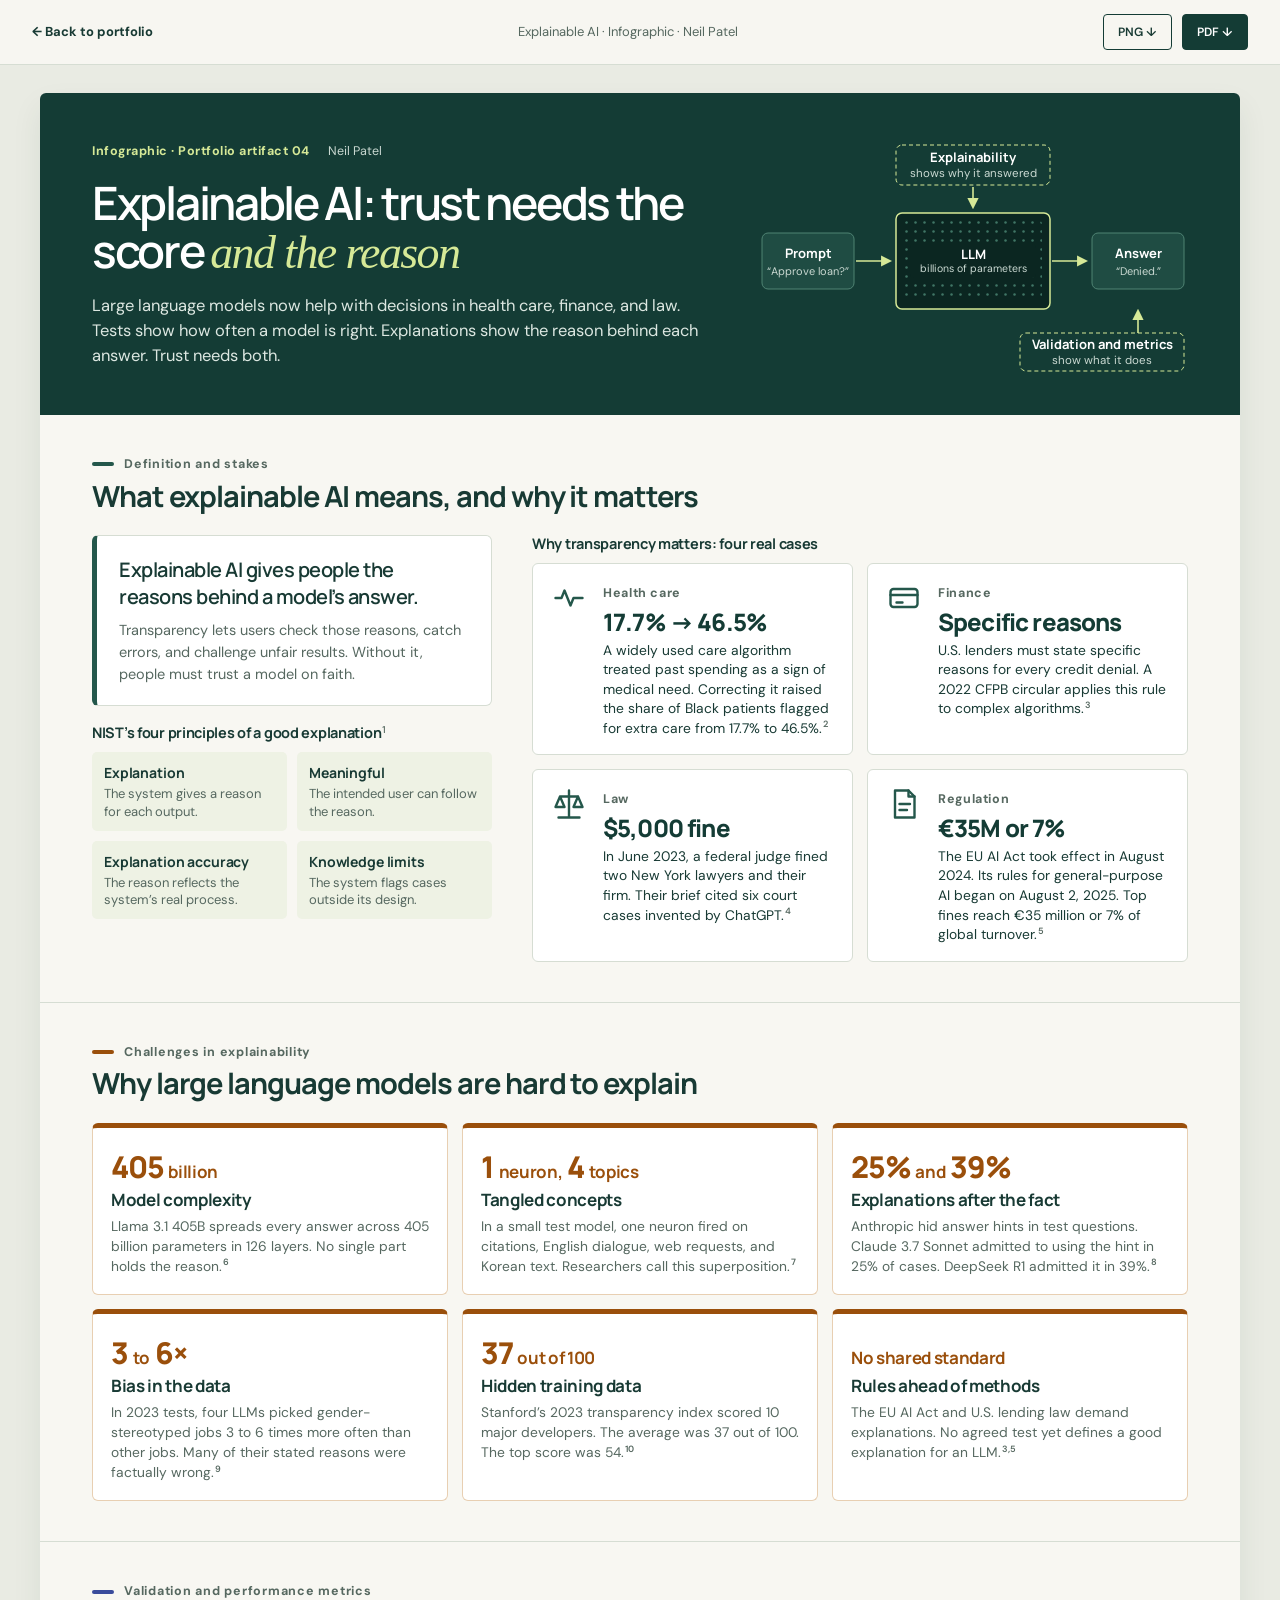
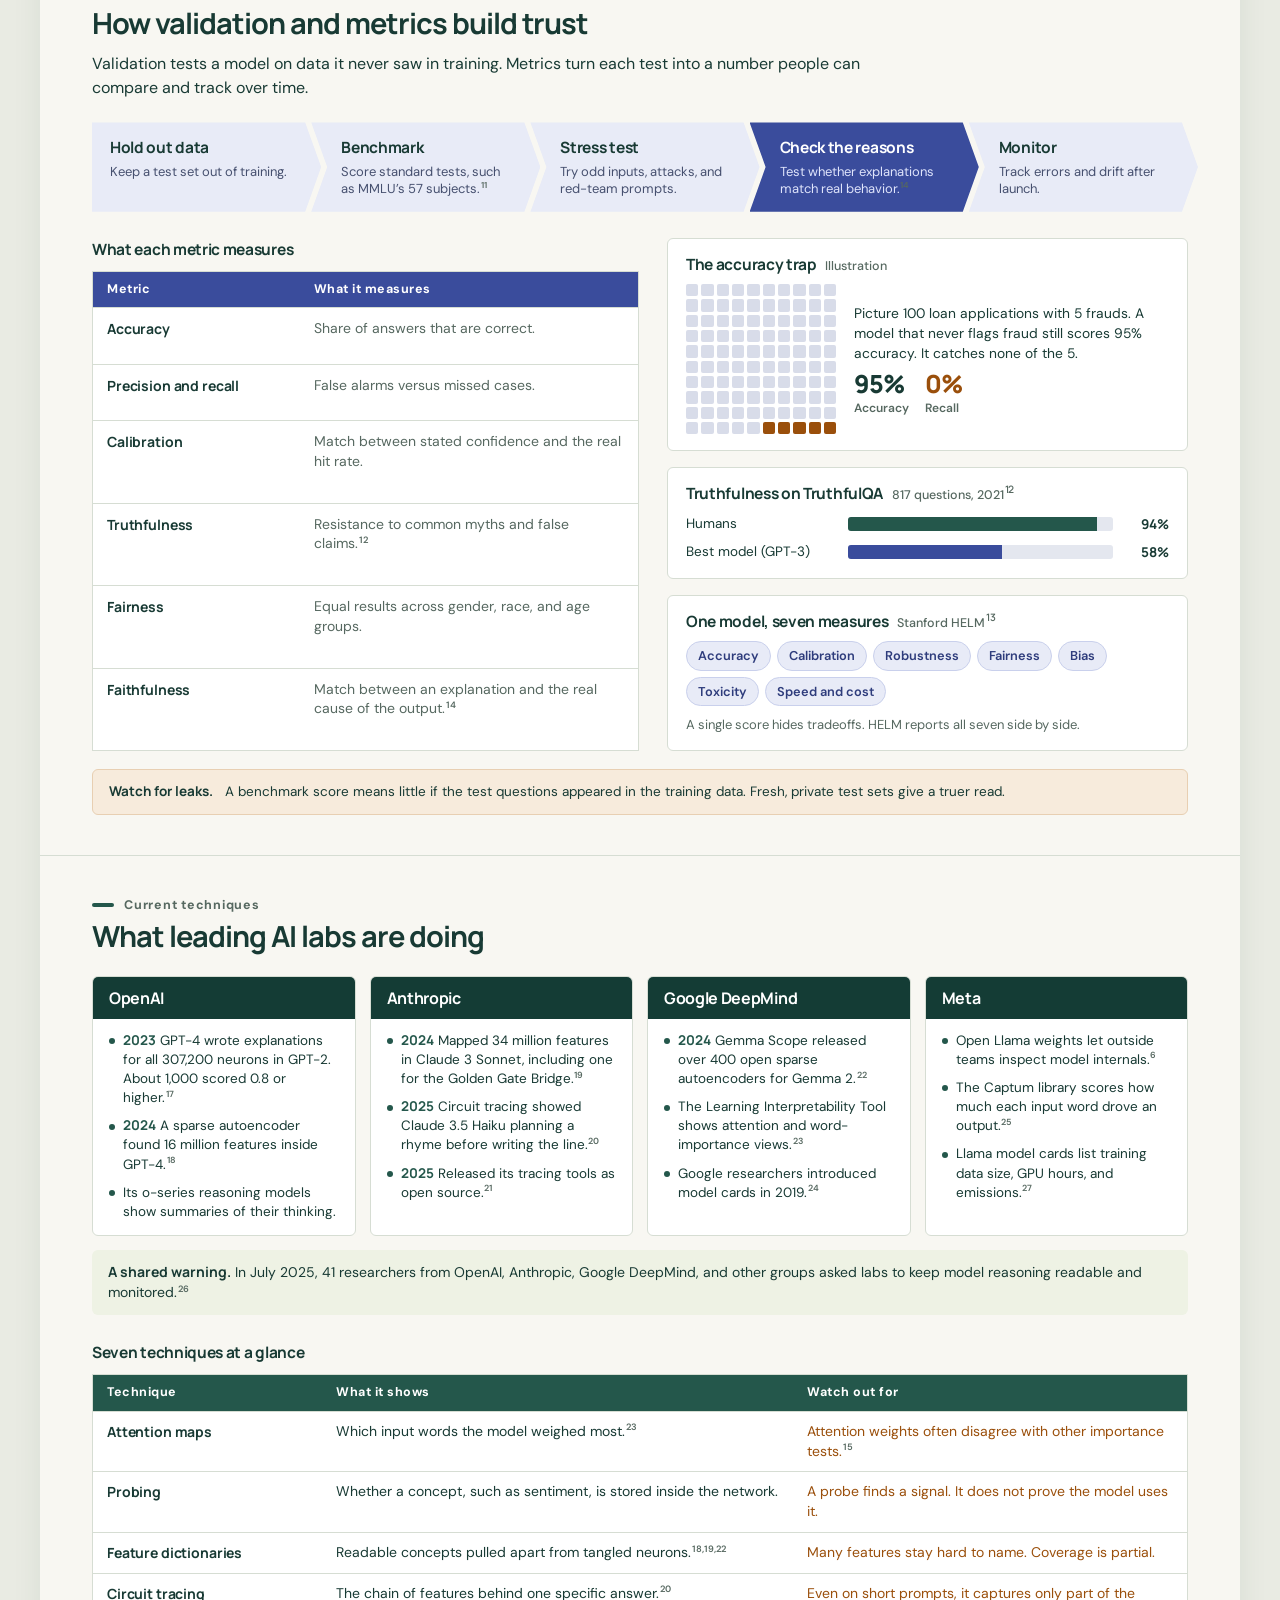
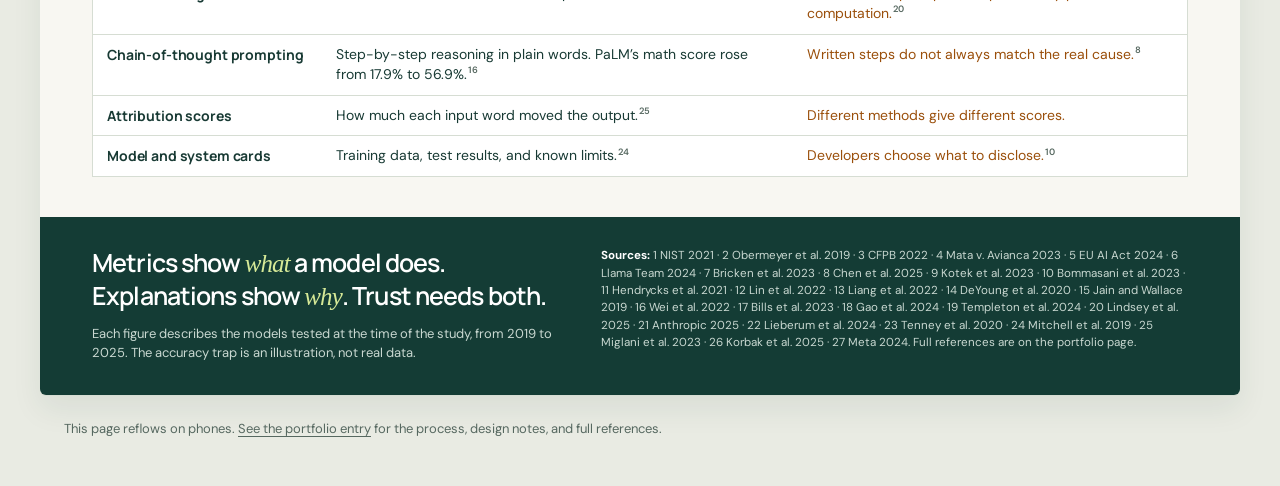
<file: explainable-ai.html>
<!doctype html>
<html lang="en">
<head>
<meta charset="utf-8">
<meta name="viewport" content="width=device-width, initial-scale=1">
<meta name="description" content="An infographic by Neil Patel on explainable AI for large language models: what it means, why it is hard, how validation and metrics build trust, and what OpenAI, Anthropic, Google DeepMind, and Meta are doing.">
<meta name="theme-color" content="#143c35">
<title>Explainable AI | Neil Patel</title>
<link rel="preconnect" href="https://fonts.googleapis.com">
<link rel="stylesheet" href="https://fonts.googleapis.com/css2?family=DM+Sans:wght@400;500;600;700&family=Manrope:wght@500;600;700;800&display=swap">
<style>
:root{--paper:#f8f7f2;--ink:#183a34;--muted:#566860;--line:#d6ddd3;--green:#143c35;--green-2:#24574b;--accent:#d6e997;--soft:#eef2e4;--white:#fff;--amber:#9a4f0b;--amber-soft:#f7ebdc;--amber-line:#e8cfb2;--blue:#3a4c9c;--blue-soft:#e8ebf7;--blue-line:#c9d0ec;--font:'DM Sans',system-ui,sans-serif;--display:'Manrope',system-ui,sans-serif}
*{box-sizing:border-box}
html{scroll-behavior:smooth}
body{margin:0;background:#e9ebe3;color:var(--ink);font-family:var(--font);line-height:1.5}
a{color:inherit;text-underline-offset:3px}
a:focus-visible,button:focus-visible{outline:3px solid #97620b;outline-offset:3px}
h1,h2,h3,h4,p,ul,ol,figure{margin:0}
.skip-link{position:absolute;left:16px;top:-100px;padding:10px 18px;background:var(--green);color:#fff;z-index:10}.skip-link:focus{top:12px}
.sr{position:absolute;width:1px;height:1px;overflow:hidden;clip:rect(0 0 0 0);white-space:nowrap}
sup{font-size:.66em;line-height:0;color:var(--muted);font-weight:600;margin-left:.1em}

/* page chrome */
.bar{position:sticky;top:0;z-index:5;display:flex;align-items:center;justify-content:space-between;gap:16px;padding:14px 32px;background:rgba(248,247,242,.95);backdrop-filter:blur(6px);border-bottom:1px solid var(--line);font-size:13px}
.bar .back{font-weight:700;text-decoration:none;white-space:nowrap}.bar .back:hover{text-decoration:underline}
.bar .bar-title{color:var(--muted);overflow:hidden;text-overflow:ellipsis;white-space:nowrap}
.bar-actions{display:flex;gap:10px;flex-shrink:0}
.btn{display:inline-flex;align-items:center;gap:8px;padding:9px 14px;border-radius:4px;border:1px solid var(--green);background:var(--green);color:#fff;font:600 12px var(--font);text-decoration:none}
.btn:hover{background:var(--green-2)}
.btn.ghost{background:transparent;color:var(--ink)}.btn.ghost:hover{background:var(--soft)}
.wrap{padding:28px 24px 24px}
.hint{max-width:1200px;margin:0 auto;padding:0 24px 48px;font-size:13px;color:var(--muted)}

/* poster */
.poster{max-width:1200px;margin:0 auto;background:var(--paper);border-radius:6px;overflow:hidden;box-shadow:0 1px 0 var(--line),0 14px 30px #183a3414}
.band{padding:40px 52px}
.band+.band{border-top:1px solid var(--line)}
.kicker{display:flex;align-items:center;gap:10px;font-size:12.5px;font-weight:700;letter-spacing:.06em;color:var(--muted);margin-bottom:6px}
.kicker i{display:inline-block;width:22px;height:4px;border-radius:2px;background:var(--c,var(--green-2))}
h2.sec{font-family:var(--display);font-size:29px;font-weight:700;letter-spacing:-.035em;line-height:1.15;margin-bottom:22px}
h3{font-family:var(--display);font-size:17px;font-weight:700;letter-spacing:-.02em;line-height:1.25}

/* header */
.head{background:var(--green);color:#fff;display:grid;grid-template-columns:1fr 430px;gap:44px;align-items:center;padding:44px 52px 42px}
.head .meta{display:flex;flex-wrap:wrap;gap:6px 18px;font-size:12.5px;color:#c9d8d1;margin-bottom:18px}
.head .meta b{color:var(--accent);font-weight:700;letter-spacing:.04em}
.head h1{font-family:var(--display);font-weight:600;font-size:46px;line-height:1.06;letter-spacing:-.05em}
.head h1 em{font-family:Georgia,serif;font-weight:400;letter-spacing:-.035em;color:var(--accent)}
.head .sub{margin-top:16px;font-size:16.5px;line-height:1.5;color:#dce7e1;max-width:620px}
.head svg{display:block;width:100%;height:auto}

/* definition band */
.def-grid{display:grid;grid-template-columns:400px 1fr;gap:40px}
.def{background:var(--white);border:1px solid var(--line);border-left:5px solid var(--green-2);border-radius:6px;padding:20px 22px}
.def p.big{font-family:var(--display);font-size:20px;line-height:1.35;letter-spacing:-.025em;font-weight:600}
.def p.small{font-size:14.5px;color:var(--muted);margin-top:10px}
.principles{margin-top:18px}
.principles h3{font-size:14.5px;margin-bottom:10px}
.pgrid{display:grid;grid-template-columns:1fr 1fr;gap:10px}
.pgrid div{background:var(--soft);border-radius:5px;padding:10px 12px}
.pgrid b{display:block;font-family:var(--display);font-size:14px;letter-spacing:-.01em}
.pgrid span{display:block;font-size:13px;color:var(--muted);line-height:1.35;margin-top:2px}
.stakes h3.lbl{font-size:14.5px;margin-bottom:10px}
.sgrid{display:grid;grid-template-columns:1fr 1fr;gap:14px}
.stake{display:grid;grid-template-columns:40px 1fr;gap:12px;background:var(--white);border:1px solid var(--line);border-radius:6px;padding:16px 18px}
.stake svg{width:36px;height:36px}
.stake .area{font-size:12.5px;font-weight:700;letter-spacing:.05em;color:var(--muted)}
.stake .num{font-family:var(--display);font-size:24px;font-weight:800;letter-spacing:-.035em;line-height:1.15;color:var(--green)}
.stake p{font-size:13.8px;line-height:1.42;color:var(--ink);margin-top:5px}

/* challenges */
.challenges{--c:var(--amber)}
.cgrid{display:grid;grid-template-columns:repeat(3,1fr);gap:14px}
.ch{background:var(--white);border:1px solid var(--amber-line);border-top:5px solid var(--amber);border-radius:6px;padding:16px 18px 18px}
.ch .stat{font-family:var(--display);font-size:30px;font-weight:800;letter-spacing:-.04em;line-height:1.1;color:var(--amber)}
.ch .stat small{font-size:17px;font-weight:700;letter-spacing:-.02em}
.ch h3{margin-top:6px}
.ch p{font-size:13.8px;line-height:1.45;color:var(--muted);margin-top:6px}

/* validation */
.validation{--c:var(--blue)}
.intro{font-size:16px;max-width:820px;margin:-10px 0 22px;color:var(--ink)}
.flow{display:grid;grid-template-columns:repeat(5,1fr);gap:0;margin-bottom:26px;list-style:none;padding:0}
.flow li{position:relative;background:var(--blue-soft);padding:14px 26px 14px 30px;clip-path:polygon(0 0,calc(100% - 16px) 0,100% 50%,calc(100% - 16px) 100%,0 100%,16px 50%);margin-right:-10px}
.flow li:first-child{clip-path:polygon(0 0,calc(100% - 16px) 0,100% 50%,calc(100% - 16px) 100%,0 100%);padding-left:18px}
.flow li:nth-child(4){background:var(--blue);color:#fff}
.flow li:nth-child(4) span{color:#dfe4fb}
.flow b{display:block;font-family:var(--display);font-size:15.5px;letter-spacing:-.02em}
.flow span{display:block;font-size:13px;line-height:1.35;color:#46506f;margin-top:3px}
.vgrid{display:grid;grid-template-columns:1.05fr 1fr;gap:28px}
.metrics{width:100%;border-collapse:collapse;background:var(--white);border:1px solid var(--line);font-size:14px}
.metrics caption{text-align:left;font-family:var(--display);font-weight:700;font-size:15.5px;letter-spacing:-.02em;padding-bottom:10px}
.metrics th,.metrics td{text-align:left;padding:11px 14px;border-top:1px solid var(--line);vertical-align:top;line-height:1.4}
.metrics thead th{background:var(--blue);color:#fff;font-size:12.5px;letter-spacing:.04em;border-top:0;padding:9px 14px}
.metrics tbody th{font-family:var(--display);font-weight:700;width:38%;letter-spacing:-.01em}
.metrics td{color:var(--muted)}
.vside{display:flex;flex-direction:column;gap:16px}
.card{background:var(--white);border:1px solid var(--line);border-radius:6px;padding:16px 18px}
.card h3{font-size:15.5px;margin-bottom:10px}
.card h3 span{font:500 12.5px var(--font);color:var(--muted);letter-spacing:0;margin-left:6px}
.trap{display:grid;grid-template-columns:150px 1fr;gap:18px;align-items:center}
.waffle{display:grid;grid-template-columns:repeat(10,1fr);gap:3px;width:150px}
.waffle i{display:block;aspect-ratio:1;background:#d8dce9;border-radius:2px}
.waffle i.f{background:var(--amber)}
.trap p{font-size:13.8px;line-height:1.45;color:var(--ink)}
.trap .big{display:flex;gap:16px;margin-top:8px}
.trap .big div{font-family:var(--display);font-weight:800;font-size:25px;letter-spacing:-.04em;line-height:1}
.trap .big span{display:block;font:600 12px var(--font);letter-spacing:0;color:var(--muted);margin-top:4px}
.bars{display:grid;grid-template-columns:150px 1fr 44px;gap:8px 12px;align-items:center;font-size:13.5px}
.bars .tr{height:14px;background:#e4e7ef;border-radius:3px;overflow:hidden}
.bars .tr i{display:block;height:100%;background:var(--blue)}
.bars .tr i.h{background:var(--green-2)}
.bars b{font-family:var(--display);text-align:right}
.chips{display:flex;flex-wrap:wrap;gap:6px}
.chips span{background:var(--blue-soft);border:1px solid var(--blue-line);border-radius:20px;padding:4px 11px;font-size:12.8px;font-weight:600;color:#2e3c7c}
.card p.note{font-size:13px;color:var(--muted);margin-top:10px;line-height:1.4}
.leak{display:flex;gap:12px;align-items:flex-start;background:var(--amber-soft);border:1px solid var(--amber-line);border-radius:6px;padding:12px 16px;font-size:13.5px;line-height:1.45}
.leak b{font-family:var(--display);white-space:nowrap}

/* labs */
.labs-band{--c:var(--green-2)}
.lgrid{display:grid;grid-template-columns:repeat(4,1fr);gap:14px}
.lab{background:var(--white);border:1px solid var(--line);border-radius:6px;overflow:hidden;display:flex;flex-direction:column}
.lab h3{background:var(--green);color:#fff;padding:11px 16px;font-size:16px}
.lab ul{list-style:none;padding:12px 16px 14px;display:flex;flex-direction:column;gap:9px}
.lab li{font-size:13.5px;line-height:1.42;padding-left:14px;position:relative}
.lab li::before{content:"";position:absolute;left:0;top:.55em;width:6px;height:6px;border-radius:50%;background:var(--green-2)}
.lab li b{font-family:var(--display);color:var(--green-2)}
.joint{margin:14px 0 26px;background:var(--soft);border-radius:6px;padding:12px 16px;font-size:14px;line-height:1.45}
.joint b{font-family:var(--display)}
.tech{width:100%;border-collapse:collapse;background:var(--white);border:1px solid var(--line);font-size:14px}
.tech caption{text-align:left;font-family:var(--display);font-weight:700;font-size:15.5px;letter-spacing:-.02em;padding-bottom:10px}
.tech th,.tech td{text-align:left;padding:10px 14px;border-top:1px solid var(--line);vertical-align:top;line-height:1.42}
.tech thead th{background:var(--green-2);color:#fff;font-size:12.5px;letter-spacing:.04em;border-top:0;padding:9px 14px}
.tech tbody th{font-family:var(--display);font-weight:700;width:21%;letter-spacing:-.01em}
.tech td:last-child{color:var(--amber)}
.tech col.c2{width:43%}

/* footer */
.foot{background:var(--green);color:#dce7e1;padding:30px 52px 32px;display:grid;grid-template-columns:1fr 1.25fr;gap:40px}
.foot .tag{font-family:var(--display);font-size:25px;line-height:1.25;letter-spacing:-.035em;color:#fff;font-weight:600}
.foot .tag em{font-family:Georgia,serif;font-weight:400;color:var(--accent)}
.foot .snap{font-size:13px;margin-top:12px;color:#c9d8d1}
.foot .src{font-size:11.6px;line-height:1.5;color:#c9d8d1}
.foot .src b{color:#fff}
.foot sup{color:inherit}

body.capture{background:var(--paper)}
body.capture .bar,body.capture .hint,body.capture .skip-link{display:none}
body.capture .wrap{padding:0}
body.capture .poster{border-radius:0;box-shadow:none}

@media screen and (max-width:1000px){
  .head{grid-template-columns:1fr}
  .head svg{max-width:460px}
  .def-grid,.vgrid{grid-template-columns:minmax(0,1fr)}
  .cgrid{grid-template-columns:1fr 1fr}
  .lgrid{grid-template-columns:1fr 1fr}
  .flow{grid-template-columns:1fr;gap:8px}
  .flow li,.flow li:first-child{clip-path:none;margin-right:0;border-radius:5px;padding:12px 16px}
  .foot{grid-template-columns:1fr}
}
@media screen and (max-width:640px){
  .bar{padding:12px 16px}.bar .bar-title{display:none}
  .wrap{padding:16px 12px 24px}.hint{padding:0 16px 32px}
  .band,.head,.foot{padding-left:18px;padding-right:18px}
  .head h1{font-size:33px}
  h2.sec{font-size:24px}
  .sgrid,.cgrid,.lgrid,.pgrid{grid-template-columns:minmax(0,1fr)}
  .trap{grid-template-columns:minmax(0,1fr)}
  .bars{grid-template-columns:110px 1fr 40px}
  .scroll{overflow-x:auto;-webkit-overflow-scrolling:touch}
  .tech{min-width:640px}
}
@page{size:1200px 3520px;margin:0}
@media print{
  body{background:#fff}
  .bar,.hint,.skip-link{display:none!important}
  .wrap{padding:0}
  .poster{width:1200px;max-width:none;border-radius:0;box-shadow:none}
  *{-webkit-print-color-adjust:exact;print-color-adjust:exact}
}
@media (prefers-reduced-motion:reduce){html{scroll-behavior:auto}}
</style>
</head>
<body>
<a class="skip-link" href="#poster">Skip to the infographic</a>
<header class="bar">
  <a class="back" href="index.html#explainable-ai-artifact">← Back to portfolio</a>
  <span class="bar-title">Explainable AI · Infographic · Neil Patel</span>
  <div class="bar-actions">
    <a class="btn ghost" href="Explainable-AI.png" download>PNG ↓</a>
    <a class="btn" href="Explainable-AI.pdf" download>PDF ↓</a>
  </div>
</header>

<main class="wrap">
<article class="poster" id="poster" aria-labelledby="poster-title">

  <header class="head">
    <div>
      <p class="meta"><b>Infographic · Portfolio artifact 04</b><span>Neil Patel</span></p>
      <h1 id="poster-title">Explainable AI: trust needs the score <em>and the reason</em></h1>
      <p class="sub">Large language models now help with decisions in health care, finance, and law. Tests show how often a model is right. Explanations show the reason behind each answer. Trust needs both.</p>
    </div>
    <svg viewBox="0 0 430 236" role="img" aria-labelledby="hero-svg-t">
      <title id="hero-svg-t">Diagram: a prompt enters a large language model drawn as a dark box of billions of parameters, and an answer comes out. Explainability looks inside the box to show why. Validation and metrics check the answer to show what the model does and how often it is right.</title>
      <defs>
        <marker id="ah" viewBox="0 0 10 10" refX="8" refY="5" markerWidth="7" markerHeight="7" orient="auto-start-reverse"><path d="M0 0 10 5 0 10z" fill="#d6e997"/></marker>
        <pattern id="dots" width="9" height="9" patternUnits="userSpaceOnUse"><circle cx="4.5" cy="4.5" r="1.25" fill="#3f7565"/></pattern>
      </defs>
      <!-- why bracket -->
      <rect x="138" y="8" width="154" height="40" rx="6" fill="none" stroke="#d6e997" stroke-dasharray="4 3"/>
      <text x="215" y="25" text-anchor="middle" fill="#fff" font-family="Manrope,sans-serif" font-weight="700" font-size="13">Explainability</text>
      <text x="215" y="40" text-anchor="middle" fill="#c9d8d1" font-family="DM Sans,sans-serif" font-size="11.5">shows why it answered</text>
      <path d="M215 50v20" stroke="#d6e997" stroke-width="1.6" marker-end="url(#ah)"/>
      <!-- prompt -->
      <rect x="4" y="96" width="92" height="56" rx="6" fill="#1f4c43" stroke="#4f8373"/>
      <text x="50" y="121" text-anchor="middle" fill="#fff" font-family="Manrope,sans-serif" font-weight="700" font-size="13">Prompt</text>
      <text x="50" y="138" text-anchor="middle" fill="#c9d8d1" font-family="DM Sans,sans-serif" font-size="11">“Approve loan?”</text>
      <path d="M98 124h34" stroke="#d6e997" stroke-width="1.6" marker-end="url(#ah)"/>
      <!-- box -->
      <rect x="138" y="76" width="154" height="96" rx="6" fill="#0b2621" stroke="#d6e997" stroke-width="1.5"/>
      <rect x="146" y="84" width="138" height="80" rx="3" fill="url(#dots)"/>
      <rect x="152" y="107" width="126" height="34" rx="4" fill="#0b2621"/>
      <text x="215" y="122" text-anchor="middle" fill="#fff" font-family="Manrope,sans-serif" font-weight="700" font-size="13">LLM</text>
      <text x="215" y="135" text-anchor="middle" fill="#c9d8d1" font-family="DM Sans,sans-serif" font-size="10.5">billions of parameters</text>
      <path d="M294 124h34" stroke="#d6e997" stroke-width="1.6" marker-end="url(#ah)"/>
      <!-- answer -->
      <rect x="334" y="96" width="92" height="56" rx="6" fill="#1f4c43" stroke="#4f8373"/>
      <text x="380" y="121" text-anchor="middle" fill="#fff" font-family="Manrope,sans-serif" font-weight="700" font-size="13">Answer</text>
      <text x="380" y="138" text-anchor="middle" fill="#c9d8d1" font-family="DM Sans,sans-serif" font-size="11">“Denied.”</text>
      <!-- what bracket -->
      <path d="M380 196v-22" stroke="#d6e997" stroke-width="1.6" marker-end="url(#ah)"/>
      <rect x="262" y="196" width="164" height="38" rx="6" fill="none" stroke="#d6e997" stroke-dasharray="4 3"/>
      <text x="344" y="212" text-anchor="middle" fill="#fff" font-family="Manrope,sans-serif" font-weight="700" font-size="13">Validation and metrics</text>
      <text x="344" y="227" text-anchor="middle" fill="#c9d8d1" font-family="DM Sans,sans-serif" font-size="11.5">show what it does</text>
    </svg>
  </header>

  <section class="band" aria-labelledby="sec-def">
    <p class="kicker"><i aria-hidden="true"></i>Definition and stakes</p>
    <h2 class="sec" id="sec-def">What explainable AI means, and why it matters</h2>
    <div class="def-grid">
      <div>
        <div class="def">
          <p class="big">Explainable AI gives people the reasons behind a model’s answer.</p>
          <p class="small">Transparency lets users check those reasons, catch errors, and challenge unfair results. Without it, people must trust a model on faith.</p>
        </div>
        <div class="principles">
          <h3>NIST’s four principles of a good explanation<sup>1</sup></h3>
          <div class="pgrid">
            <div><b>Explanation</b><span>The system gives a reason for each output.</span></div>
            <div><b>Meaningful</b><span>The intended user can follow the reason.</span></div>
            <div><b>Explanation accuracy</b><span>The reason reflects the system’s real process.</span></div>
            <div><b>Knowledge limits</b><span>The system flags cases outside its design.</span></div>
          </div>
        </div>
      </div>
      <div class="stakes">
        <h3 class="lbl">Why transparency matters: four real cases</h3>
        <div class="sgrid">
          <div class="stake">
            <svg viewBox="0 0 24 24" fill="none" stroke="#24574b" stroke-width="1.6" stroke-linecap="round" stroke-linejoin="round" aria-hidden="true"><path d="M3 12h4l2-5 4 10 2-5h6"/></svg>
            <div><p class="area">Health care</p><p class="num">17.7% → 46.5%</p><p>A widely used care algorithm treated past spending as a sign of medical need. Correcting it raised the share of Black patients flagged for extra care from 17.7% to 46.5%.<sup>2</sup></p></div>
          </div>
          <div class="stake">
            <svg viewBox="0 0 24 24" fill="none" stroke="#24574b" stroke-width="1.6" stroke-linecap="round" stroke-linejoin="round" aria-hidden="true"><rect x="3" y="6" width="18" height="12" rx="2"/><path d="M3 10h18M7 15h4"/></svg>
            <div><p class="area">Finance</p><p class="num">Specific reasons</p><p>U.S. lenders must state specific reasons for every credit denial. A 2022 CFPB circular applies this rule to complex algorithms.<sup>3</sup></p></div>
          </div>
          <div class="stake">
            <svg viewBox="0 0 24 24" fill="none" stroke="#24574b" stroke-width="1.6" stroke-linecap="round" stroke-linejoin="round" aria-hidden="true"><path d="M12 3v18M5 21h14M6 7h12M6 7l-3 7h6zM18 7l-3 7h6z"/></svg>
            <div><p class="area">Law</p><p class="num">$5,000 fine</p><p>In June 2023, a federal judge fined two New York lawyers and their firm. Their brief cited six court cases invented by ChatGPT.<sup>4</sup></p></div>
          </div>
          <div class="stake">
            <svg viewBox="0 0 24 24" fill="none" stroke="#24574b" stroke-width="1.6" stroke-linecap="round" stroke-linejoin="round" aria-hidden="true"><path d="M6 3h9l4 4v14H6z"/><path d="M15 3v4h4M9 12h7M9 16h5"/></svg>
            <div><p class="area">Regulation</p><p class="num">€35M or 7%</p><p>The EU AI Act took effect in August 2024. Its rules for general-purpose AI began on August 2, 2025. Top fines reach €35 million or 7% of global turnover.<sup>5</sup></p></div>
          </div>
        </div>
      </div>
    </div>
  </section>

  <section class="band challenges" aria-labelledby="sec-ch">
    <p class="kicker"><i aria-hidden="true"></i>Challenges in explainability</p>
    <h2 class="sec" id="sec-ch">Why large language models are hard to explain</h2>
    <div class="cgrid">
      <div class="ch"><p class="stat">405 <small>billion</small></p><h3>Model complexity</h3><p>Llama 3.1 405B spreads every answer across 405 billion parameters in 126 layers. No single part holds the reason.<sup>6</sup></p></div>
      <div class="ch"><p class="stat">1 <small>neuron,</small> 4 <small>topics</small></p><h3>Tangled concepts</h3><p>In a small test model, one neuron fired on citations, English dialogue, web requests, and Korean text. Researchers call this superposition.<sup>7</sup></p></div>
      <div class="ch"><p class="stat">25% <small>and</small> 39%</p><h3>Explanations after the fact</h3><p>Anthropic hid answer hints in test questions. Claude 3.7 Sonnet admitted to using the hint in 25% of cases. DeepSeek R1 admitted it in 39%.<sup>8</sup></p></div>
      <div class="ch"><p class="stat">3 <small>to</small> 6×</p><h3>Bias in the data</h3><p>In 2023 tests, four LLMs picked gender-stereotyped jobs 3 to 6 times more often than other jobs. Many of their stated reasons were factually wrong.<sup>9</sup></p></div>
      <div class="ch"><p class="stat">37 <small>out of 100</small></p><h3>Hidden training data</h3><p>Stanford’s 2023 transparency index scored 10 major developers. The average was 37 out of 100. The top score was 54.<sup>10</sup></p></div>
      <div class="ch"><p class="stat"><small>No shared standard</small></p><h3>Rules ahead of methods</h3><p>The EU AI Act and U.S. lending law demand explanations. No agreed test yet defines a good explanation for an LLM.<sup>3,5</sup></p></div>
    </div>
  </section>

  <section class="band validation" aria-labelledby="sec-val">
    <p class="kicker"><i aria-hidden="true"></i>Validation and performance metrics</p>
    <h2 class="sec" id="sec-val">How validation and metrics build trust</h2>
    <p class="intro">Validation tests a model on data it never saw in training. Metrics turn each test into a number people can compare and track over time.</p>
    <ol class="flow" aria-label="Validation steps, in order">
      <li><b>Hold out data</b><span>Keep a test set out of training.</span></li>
      <li><b>Benchmark</b><span>Score standard tests, such as MMLU’s 57 subjects.<sup>11</sup></span></li>
      <li><b>Stress test</b><span>Try odd inputs, attacks, and red-team prompts.</span></li>
      <li><b>Check the reasons</b><span>Test whether explanations match real behavior.<sup>14</sup></span></li>
      <li><b>Monitor</b><span>Track errors and drift after launch.</span></li>
    </ol>
    <div class="vgrid">
      <table class="metrics">
        <caption>What each metric measures</caption>
        <thead><tr><th scope="col">Metric</th><th scope="col">What it measures</th></tr></thead>
        <tbody>
          <tr><th scope="row">Accuracy</th><td>Share of answers that are correct.</td></tr>
          <tr><th scope="row">Precision and recall</th><td>False alarms versus missed cases.</td></tr>
          <tr><th scope="row">Calibration</th><td>Match between stated confidence and the real hit rate.</td></tr>
          <tr><th scope="row">Truthfulness</th><td>Resistance to common myths and false claims.<sup>12</sup></td></tr>
          <tr><th scope="row">Fairness</th><td>Equal results across gender, race, and age groups.</td></tr>
          <tr><th scope="row">Faithfulness</th><td>Match between an explanation and the real cause of the output.<sup>14</sup></td></tr>
        </tbody>
      </table>
      <div class="vside">
        <div class="card">
          <h3>The accuracy trap <span>Illustration</span></h3>
          <div class="trap">
            <div class="waffle" id="waffle" role="img" aria-label="Grid of 100 squares. 95 are gray for honest applications and 5 are orange for fraud."></div>
            <div>
              <p>Picture 100 loan applications with 5 frauds. A model that never flags fraud still scores 95% accuracy. It catches none of the 5.</p>
              <div class="big"><div>95%<span>Accuracy</span></div><div style="color:var(--amber)">0%<span>Recall</span></div></div>
            </div>
          </div>
        </div>
        <div class="card">
          <h3>Truthfulness on TruthfulQA <span>817 questions, 2021</span><sup>12</sup></h3>
          <div class="bars" role="img" aria-label="Humans answered truthfully 94 percent of the time. The best model tested, GPT-3, answered truthfully 58 percent of the time.">
            <span>Humans</span><span class="tr"><i class="h" style="width:94%"></i></span><b>94%</b>
            <span>Best model (GPT-3)</span><span class="tr"><i style="width:58%"></i></span><b>58%</b>
          </div>
        </div>
        <div class="card">
          <h3>One model, seven measures <span>Stanford HELM</span><sup>13</sup></h3>
          <div class="chips"><span>Accuracy</span><span>Calibration</span><span>Robustness</span><span>Fairness</span><span>Bias</span><span>Toxicity</span><span>Speed and cost</span></div>
          <p class="note">A single score hides tradeoffs. HELM reports all seven side by side.</p>
        </div>
      </div>
    </div>
    <p class="leak" style="margin-top:18px"><b>Watch for leaks.</b><span>A benchmark score means little if the test questions appeared in the training data. Fresh, private test sets give a truer read.</span></p>
  </section>

  <section class="band labs-band" aria-labelledby="sec-labs">
    <p class="kicker"><i aria-hidden="true"></i>Current techniques</p>
    <h2 class="sec" id="sec-labs">What leading AI labs are doing</h2>
    <div class="lgrid">
      <div class="lab"><h3>OpenAI</h3><ul>
        <li><b>2023</b> GPT-4 wrote explanations for all 307,200 neurons in GPT-2. About 1,000 scored 0.8 or higher.<sup>17</sup></li>
        <li><b>2024</b> A sparse autoencoder found 16 million features inside GPT-4.<sup>18</sup></li>
        <li>Its o-series reasoning models show summaries of their thinking.</li>
      </ul></div>
      <div class="lab"><h3>Anthropic</h3><ul>
        <li><b>2024</b> Mapped 34 million features in Claude 3 Sonnet, including one for the Golden Gate Bridge.<sup>19</sup></li>
        <li><b>2025</b> Circuit tracing showed Claude 3.5 Haiku planning a rhyme before writing the line.<sup>20</sup></li>
        <li><b>2025</b> Released its tracing tools as open source.<sup>21</sup></li>
      </ul></div>
      <div class="lab"><h3>Google DeepMind</h3><ul>
        <li><b>2024</b> Gemma Scope released over 400 open sparse autoencoders for Gemma 2.<sup>22</sup></li>
        <li>The Learning Interpretability Tool shows attention and word-importance views.<sup>23</sup></li>
        <li>Google researchers introduced model cards in 2019.<sup>24</sup></li>
      </ul></div>
      <div class="lab"><h3>Meta</h3><ul>
        <li>Open Llama weights let outside teams inspect model internals.<sup>6</sup></li>
        <li>The Captum library scores how much each input word drove an output.<sup>25</sup></li>
        <li>Llama model cards list training data size, GPU hours, and emissions.<sup>27</sup></li>
      </ul></div>
    </div>
    <p class="joint"><b>A shared warning.</b> In July 2025, 41 researchers from OpenAI, Anthropic, Google DeepMind, and other groups asked labs to keep model reasoning readable and monitored.<sup>26</sup></p>
    <div class="scroll">
    <table class="tech">
      <caption>Seven techniques at a glance</caption>
      <colgroup><col><col class="c2"><col></colgroup>
      <thead><tr><th scope="col">Technique</th><th scope="col">What it shows</th><th scope="col">Watch out for</th></tr></thead>
      <tbody>
        <tr><th scope="row">Attention maps</th><td>Which input words the model weighed most.<sup>23</sup></td><td>Attention weights often disagree with other importance tests.<sup>15</sup></td></tr>
        <tr><th scope="row">Probing</th><td>Whether a concept, such as sentiment, is stored inside the network.</td><td>A probe finds a signal. It does not prove the model uses it.</td></tr>
        <tr><th scope="row">Feature dictionaries</th><td>Readable concepts pulled apart from tangled neurons.<sup>18,19,22</sup></td><td>Many features stay hard to name. Coverage is partial.</td></tr>
        <tr><th scope="row">Circuit tracing</th><td>The chain of features behind one specific answer.<sup>20</sup></td><td>Even on short prompts, it captures only part of the computation.<sup>20</sup></td></tr>
        <tr><th scope="row">Chain-of-thought prompting</th><td>Step-by-step reasoning in plain words. PaLM’s math score rose from 17.9% to 56.9%.<sup>16</sup></td><td>Written steps do not always match the real cause.<sup>8</sup></td></tr>
        <tr><th scope="row">Attribution scores</th><td>How much each input word moved the output.<sup>25</sup></td><td>Different methods give different scores.</td></tr>
        <tr><th scope="row">Model and system cards</th><td>Training data, test results, and known limits.<sup>24</sup></td><td>Developers choose what to disclose.<sup>10</sup></td></tr>
      </tbody>
    </table>
    </div>
  </section>

  <footer class="foot">
    <div>
      <p class="tag">Metrics show <em>what</em> a model does. Explanations show <em>why</em>. Trust needs both.</p>
      <p class="snap">Each figure describes the models tested at the time of the study, from 2019 to 2025. The accuracy trap is an illustration, not real data.</p>
    </div>
    <p class="src"><b>Sources:</b> 1 NIST 2021 · 2 Obermeyer et al. 2019 · 3 CFPB 2022 · 4 Mata v. Avianca 2023 · 5 EU AI Act 2024 · 6 Llama Team 2024 · 7 Bricken et al. 2023 · 8 Chen et al. 2025 · 9 Kotek et al. 2023 · 10 Bommasani et al. 2023 · 11 Hendrycks et al. 2021 · 12 Lin et al. 2022 · 13 Liang et al. 2022 · 14 DeYoung et al. 2020 · 15 Jain and Wallace 2019 · 16 Wei et al. 2022 · 17 Bills et al. 2023 · 18 Gao et al. 2024 · 19 Templeton et al. 2024 · 20 Lindsey et al. 2025 · 21 Anthropic 2025 · 22 Lieberum et al. 2024 · 23 Tenney et al. 2020 · 24 Mitchell et al. 2019 · 25 Miglani et al. 2023 · 26 Korbak et al. 2025 · 27 Meta 2024. Full references are on the portfolio page.</p>
  </footer>

</article>
</main>
<p class="hint">This page reflows on phones. <a href="index.html#explainable-ai-artifact">See the portfolio entry</a> for the process, design notes, and full references.</p>

<script>
(function(){
  if(new URLSearchParams(location.search).has('capture'))document.body.classList.add('capture');
  var w=document.getElementById('waffle'),html='';
  for(var i=0;i<100;i++)html+='<i'+(i>=95?' class="f"':'')+'></i>';
  w.innerHTML=html;
})();
</script>
</body>
</html>
</file>
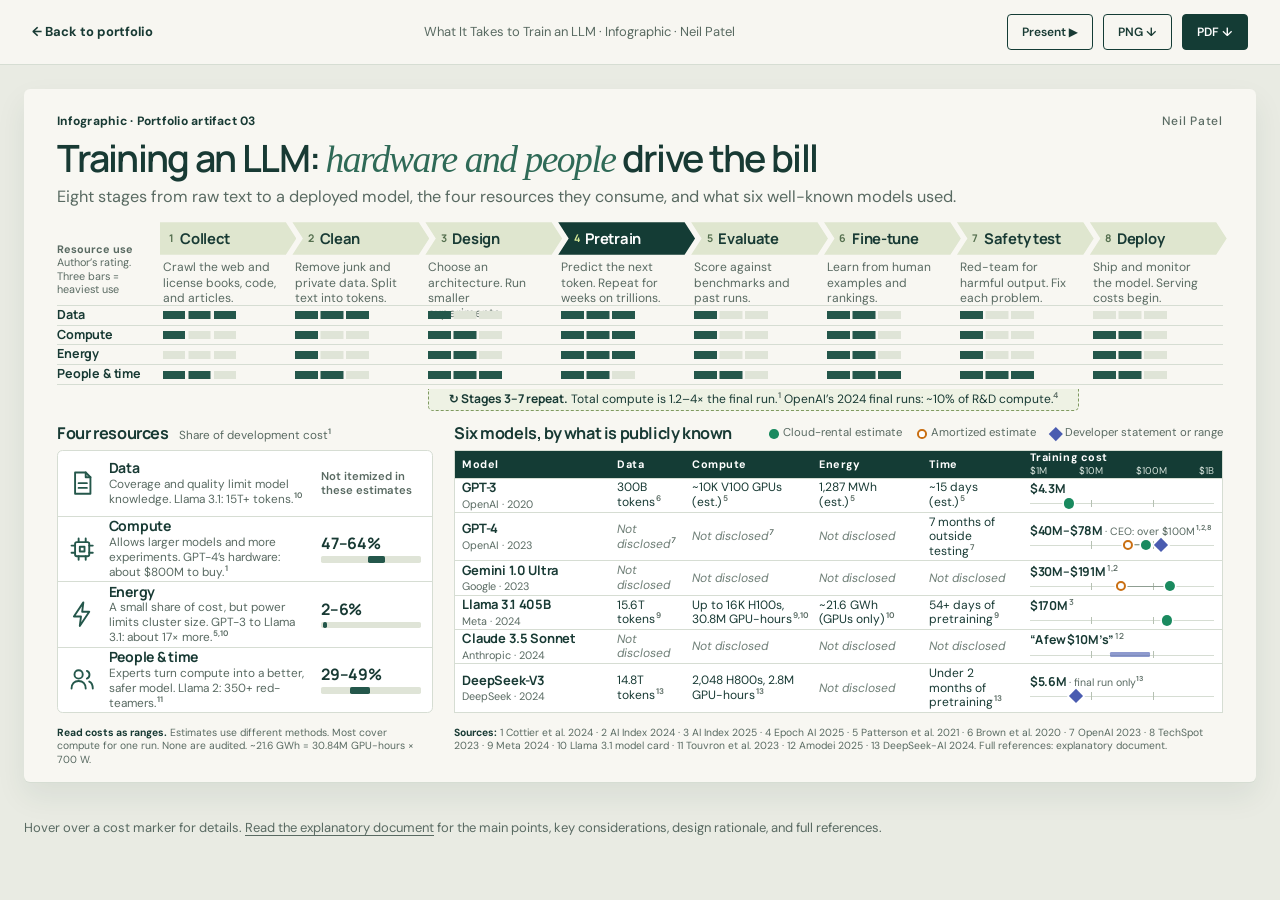
<file: llm-training-costs.html>
<!doctype html>
<html lang="en">
<head>
<meta charset="utf-8">
<meta name="viewport" content="width=device-width, initial-scale=1">
<meta name="description" content="A one-slide infographic by Neil Patel on how large language models are trained, the data, compute, energy, and people each stage consumes, and what GPT, Gemini, Llama, Claude, and DeepSeek models cost.">
<meta name="theme-color" content="#143c35">
<title>What It Takes to Train an LLM | Neil Patel</title>
<link rel="preconnect" href="https://fonts.googleapis.com">
<link rel="stylesheet" href="https://fonts.googleapis.com/css2?family=DM+Sans:wght@400;500;600;700&family=Manrope:wght@500;600;700;800&display=swap">
<style>
:root{--paper:#f8f7f2;--ink:#183a34;--muted:#596a62;--line:#d6ddd3;--green:#143c35;--green-2:#24574b;--accent:#d6e997;--soft:#eef2e4;--white:#fff;--cloud:#1a8a5f;--amort:#c96f12;--said:#4a5cb0;--track:#dfe4d7;--font:'DM Sans',system-ui,sans-serif;--display:'Manrope',system-ui,sans-serif;--u:1cqw}
*{box-sizing:border-box}
html{scroll-behavior:smooth}
body{margin:0;background:#e9ebe3;color:var(--ink);font-family:var(--font);line-height:1.5}
a{color:inherit;text-underline-offset:3px}
a:focus-visible,button:focus-visible{outline:3px solid #97620b;outline-offset:3px}
h1,h2,h3,p,ul,ol{margin:0}
.skip-link{position:absolute;left:16px;top:-100px;padding:10px 18px;background:var(--green);color:#fff;z-index:10}.skip-link:focus{top:12px}
.sr{position:absolute;width:1px;height:1px;overflow:hidden;clip:rect(0 0 0 0);white-space:nowrap}

/* page chrome */
.deck-bar{position:sticky;top:0;z-index:5;display:flex;align-items:center;justify-content:space-between;gap:16px;padding:14px 32px;background:rgba(248,247,242,.94);backdrop-filter:blur(6px);border-bottom:1px solid var(--line);font-size:13px}
.deck-bar .back{font-weight:700;text-decoration:none;white-space:nowrap}.deck-bar .back:hover{text-decoration:underline}
.deck-bar .deck-title{color:var(--muted);overflow:hidden;text-overflow:ellipsis;white-space:nowrap}
.deck-actions{display:flex;gap:10px;flex-shrink:0}
.btn{display:inline-flex;align-items:center;gap:8px;padding:9px 14px;border-radius:4px;border:1px solid var(--green);background:var(--green);color:#fff;font:600 12px var(--font);text-decoration:none;cursor:pointer}
.btn:hover{background:var(--green-2)}
.btn.ghost{background:transparent;color:var(--ink)}.btn.ghost:hover{background:var(--soft)}
.deck{max-width:1480px;margin:0 auto;padding:24px 24px 36px}
.deck-hint{max-width:1480px;margin:0 auto;padding:0 24px 48px;font-size:13px;color:var(--muted)}

/* slide frame */
.slide{position:relative;container-type:inline-size;aspect-ratio:16/9;background:var(--paper);border-radius:6px;box-shadow:0 1px 0 var(--line),0 14px 30px #183a3414;overflow:hidden}
.si{position:absolute;inset:0;padding:calc(var(--u)*1.9) calc(var(--u)*2.7) calc(var(--u)*1.3);display:flex;flex-direction:column;gap:calc(var(--u)*1.05);font-size:calc(var(--u)*1.05)}
.s-top{display:flex;justify-content:space-between;align-items:center;font-size:calc(var(--u)*.98);font-weight:700;letter-spacing:.02em}
.s-top span:last-child{color:var(--muted);letter-spacing:.06em;text-transform:none;font-weight:500}
.s-title{font-family:var(--display);font-weight:600;font-size:calc(var(--u)*3.05);line-height:1.1;letter-spacing:-.045em;margin-top:calc(var(--u)*.55)}
.s-title em{font-family:Georgia,serif;font-weight:400;letter-spacing:-.04em;color:#2f6a57}
.s-sub{color:var(--muted);font-size:calc(var(--u)*1.32);margin-top:calc(var(--u)*.35)}
h2.panel{font-family:var(--display);font-size:calc(var(--u)*1.32);font-weight:700;letter-spacing:-.025em;line-height:1.2}
.panel-note{color:var(--muted);font-size:calc(var(--u)*.95);font-weight:400;letter-spacing:0;font-family:var(--font);margin-left:calc(var(--u)*.6)}
sup{font-size:.68em;line-height:0;color:var(--muted);font-weight:600;letter-spacing:0;margin-left:.1em}

/* pipeline */
.flow{width:100%;border-collapse:separate;border-spacing:0;table-layout:fixed}
.flow .lab{width:calc(var(--u)*8.3)}
.flow th,.flow td{padding:0;text-align:left;font-weight:400}
.chev{display:flex;align-items:center;gap:calc(var(--u)*.45);height:calc(var(--u)*2.65);padding-left:calc(var(--u)*1.25);margin-right:calc(var(--u)*-.32);background:#dfe6cf;color:var(--ink);font-family:var(--display);font-weight:700;font-size:calc(var(--u)*1.2);letter-spacing:-.02em;clip-path:polygon(0 0,calc(100% - var(--u)*.85) 0,100% 50%,calc(100% - var(--u)*.85) 100%,0 100%,calc(var(--u)*.85) 50%)}
.chev span{font-size:calc(var(--u)*.86);color:#55704f;letter-spacing:.02em}
th.first .chev{clip-path:polygon(0 0,calc(100% - var(--u)*.85) 0,100% 50%,calc(100% - var(--u)*.85) 100%,0 100%);padding-left:calc(var(--u)*.8)}
th.hot .chev{background:var(--green);color:#fff}th.hot .chev span{color:var(--accent)}
.flow .desc{display:block;padding:calc(var(--u)*.45) calc(var(--u)*.9) calc(var(--u)*.5) calc(var(--u)*.25);font-size:calc(var(--u)*.98);line-height:1.26;color:var(--muted);height:calc(var(--u)*4.05)}
.flow tbody th{font-weight:700;font-family:var(--display);font-size:calc(var(--u)*1.02);letter-spacing:-.015em;white-space:nowrap}
.flow tbody tr>*{height:calc(var(--u)*1.58);border-top:1px solid var(--line);vertical-align:middle}
.flow td{position:relative}
.flow td::before{content:"";display:block;width:calc(var(--u)*1.86);height:calc(var(--u)*.68);margin-left:calc(var(--u)*.25);background:var(--s1);box-shadow:calc(var(--u)*2.07) 0 0 var(--s2),calc(var(--u)*4.14) 0 0 var(--s3)}
.m0{--s1:var(--track);--s2:var(--track);--s3:var(--track)}
.m1{--s1:var(--green-2);--s2:var(--track);--s3:var(--track)}
.m2{--s1:var(--green-2);--s2:var(--green-2);--s3:var(--track)}
.m3{--s1:var(--green-2);--s2:var(--green-2);--s3:var(--green-2)}
.flow .lp td{border-top:1px solid var(--line);padding-top:calc(var(--u)*.35)}
.flow .lp td::before{display:none}
.flow .lp th{border-top:1px solid var(--line)}
.loopbox{display:flex;align-items:center;justify-content:center;gap:calc(var(--u)*.6);border:1px dashed #7f9a60;border-top:0;border-radius:0 0 calc(var(--u)*.4) calc(var(--u)*.4);padding:calc(var(--u)*.12) calc(var(--u)*.6) calc(var(--u)*.18);margin:0 calc(var(--u)*.9) 0 calc(var(--u)*.25);font-size:calc(var(--u)*.98);color:var(--ink);background:var(--soft);line-height:1.3}
.loopbox b{font-family:var(--display)}
.rate-note{font-size:calc(var(--u)*.88);color:var(--muted);line-height:1.25;padding-top:calc(var(--u)*.35)}

/* lower half */
.lower{flex:1;min-height:0;display:grid;grid-template-columns:calc(var(--u)*30.5) 1fr;gap:calc(var(--u)*1.7)}
.res,.mods{display:flex;flex-direction:column;gap:calc(var(--u)*.55);min-height:0}
.rlist{flex:1;display:grid;grid-template-rows:repeat(4,1fr);background:var(--white);border:1px solid var(--line);border-radius:calc(var(--u)*.45)}
.rrow{display:grid;grid-template-columns:calc(var(--u)*2.6) 1fr calc(var(--u)*8.1);gap:calc(var(--u)*.7);align-items:center;padding:0 calc(var(--u)*.9) 0 calc(var(--u)*.8);border-top:1px solid var(--line)}
.rrow:first-child{border-top:0}
.rrow svg{display:block;width:calc(var(--u)*2.3);height:calc(var(--u)*2.3)}
.rrow h3{font-family:var(--display);font-size:calc(var(--u)*1.14);letter-spacing:-.02em;line-height:1.2}
.rrow p{font-size:calc(var(--u)*.96);line-height:1.27;color:var(--muted)}
.share b{display:block;font-family:var(--display);font-size:calc(var(--u)*1.28);letter-spacing:-.02em;line-height:1.1}
.share b.na{font:600 calc(var(--u)*.92)/1.2 var(--font);letter-spacing:0;color:var(--muted)}
.share .tr{position:relative;display:block;height:calc(var(--u)*.55);background:var(--track);border-radius:calc(var(--u)*.14);margin-top:calc(var(--u)*.3)}
.share .tr i{position:absolute;top:0;bottom:0;background:var(--green-2);border-radius:calc(var(--u)*.14)}
.share small{display:block;font-size:calc(var(--u)*.84);color:var(--muted);margin-top:calc(var(--u)*.14);line-height:1.1}

/* model table */
.key{display:flex;gap:calc(var(--u)*1.2);align-items:center;margin-left:auto;font-size:calc(var(--u)*.92);color:var(--muted);font-family:var(--font);font-weight:400;letter-spacing:0}
.key span{display:inline-flex;align-items:center;gap:calc(var(--u)*.35)}
.ph{display:flex;align-items:baseline;gap:calc(var(--u)*.5)}
.models{flex:1;width:100%;border-collapse:collapse;table-layout:fixed;background:var(--white);border:1px solid var(--line);font-size:calc(var(--u)*.98);line-height:1.22}
.models th,.models td{padding:0 calc(var(--u)*.6);text-align:left;vertical-align:middle;border-top:1px solid var(--line)}
.models thead th{background:var(--green);color:#fff;font-size:calc(var(--u)*.88);font-weight:700;letter-spacing:.05em;height:calc(var(--u)*2.2);border-top:0}
.models tbody th{font-family:var(--display);font-weight:700;font-size:calc(var(--u)*1.05);letter-spacing:-.02em}
.models tbody th small{display:block;font:400 calc(var(--u)*.88) var(--font);letter-spacing:0;color:var(--muted);margin-top:calc(var(--u)*.08)}
.models td{color:var(--ink)}
.models .nd{color:#6f7f77;font-style:italic}
.models .c-m{width:calc(var(--u)*12.6)}.models .c-d{width:calc(var(--u)*6.1)}.models .c-g{width:calc(var(--u)*10.3)}.models .c-e{width:calc(var(--u)*8.9)}.models .c-t{width:calc(var(--u)*8.2)}
.cost b{display:block;font-family:var(--display);font-size:calc(var(--u)*1);letter-spacing:-.015em;font-weight:700;white-space:nowrap}
.cost b span{font:400 calc(var(--u)*.86) var(--font);letter-spacing:0;color:var(--muted)}
.axis{position:relative;display:block;height:calc(var(--u)*.95);margin-top:calc(var(--u)*.12)}
.axis::before{content:"";position:absolute;left:0;right:0;top:50%;height:1px;background:var(--line)}
.axis .tk{position:absolute;top:18%;bottom:18%;width:1px;background:#b6c1b3}
.axis .ln{position:absolute;top:calc(50% - var(--u)*.05);height:calc(var(--u)*.1);background:#8f9e92}
.axis .band{position:absolute;top:calc(50% - var(--u)*.2);height:calc(var(--u)*.4);background:var(--said);opacity:.62;border-radius:calc(var(--u)*.1)}
.mk{position:absolute;top:50%;width:calc(var(--u)*.82);height:calc(var(--u)*.82);transform:translate(-50%,-50%);box-shadow:0 0 0 calc(var(--u)*.13) var(--white)}
.mk.cloud,.k.cloud{border-radius:50%;background:var(--cloud)}
.mk.amort,.k.amort{border-radius:50%;background:var(--white);border:calc(var(--u)*.2) solid var(--amort)}
.mk.said,.k.said{background:var(--said);transform:translate(-50%,-50%) rotate(45deg)}
.k{display:inline-block;width:calc(var(--u)*.78);height:calc(var(--u)*.78)}
.k.said{transform:rotate(45deg)}
.scale{display:flex;justify-content:space-between;font-size:calc(var(--u)*.8);font-weight:400;letter-spacing:0;color:#d1ded7;margin-top:calc(var(--u)*.06)}

/* footer */
.foot{display:grid;grid-template-columns:calc(var(--u)*30.5) 1fr;gap:calc(var(--u)*1.7);font-size:calc(var(--u)*.84);line-height:1.3;color:var(--muted)}
.foot b{color:var(--ink);font-weight:700}

/* present mode */
.present-ui{display:none}
body.presenting{background:#0d211d;overflow:hidden}
body.presenting .deck-bar,body.presenting .deck-hint,body.presenting .skip-link{display:none}
body.presenting .deck{max-width:none;padding:0}
body.presenting .slide{position:fixed;left:50%;top:50%;transform:translate(-50%,-50%);width:min(100vw,177.78vh);border-radius:0;box-shadow:none}
body.presenting .present-ui{display:block;position:fixed;right:16px;bottom:14px;z-index:20}
.present-ui button{background:#1d4a41;color:#fff;border:0;border-radius:4px;padding:7px 11px;font:600 12px var(--font);cursor:pointer}
body.capture{background:var(--paper)}
body.capture .deck-bar,body.capture .deck-hint,body.capture .skip-link,body.capture .present-ui{display:none}
body.capture .deck{max-width:none;padding:0}
body.capture .slide{border-radius:0;box-shadow:none}

/* small screens: stack and let the slide grow */
@media screen and (max-width:760px){
  :root{--u:9.5px}
  .deck-bar{padding:12px 16px}.deck-bar .deck-title{display:none}
  .deck{padding:16px 12px 24px}.deck-hint{padding:0 16px 32px}
  .slide{aspect-ratio:auto}
  .si{position:relative;inset:auto;padding:20px 14px;gap:16px}
  .s-title{font-size:27px}.s-sub{font-size:14px}
  .s-top{flex-direction:column;align-items:flex-start;gap:4px}
  .scroll{overflow-x:auto;-webkit-overflow-scrolling:touch}
  .flow{min-width:900px}.models{min-width:760px}
  .lower,.foot{grid-template-columns:minmax(0,1fr)}
  .rrow{padding-top:10px;padding-bottom:10px;grid-template-columns:calc(var(--u)*2.6) minmax(0,1fr) calc(var(--u)*9)}
  .res,.mods{min-width:0}
  .ph{flex-wrap:wrap}.key{margin-left:0;flex-wrap:wrap}
}

/* print / PDF: one landscape page */
@page{size:13.333in 7.5in;margin:0}
@media print{
  body{background:#fff}
  .deck-bar,.deck-hint,.present-ui,.skip-link{display:none!important}
  .deck{max-width:none;padding:0}
  .slide{width:13.333in;height:7.5in;aspect-ratio:auto;border-radius:0;box-shadow:none;-webkit-print-color-adjust:exact;print-color-adjust:exact}
  .slide *{-webkit-print-color-adjust:exact;print-color-adjust:exact}
}
@media (prefers-reduced-motion:reduce){html{scroll-behavior:auto}}
</style>
</head>
<body>
<a class="skip-link" href="#slide">Skip to the infographic</a>
<header class="deck-bar">
  <a class="back" href="index.html#llm-artifact">← Back to portfolio</a>
  <span class="deck-title">What It Takes to Train an LLM · Infographic · Neil Patel</span>
  <div class="deck-actions">
    <button class="btn ghost" type="button" id="present-btn">Present ▶</button>
    <a class="btn ghost" href="LLM-Training-Costs.png" download>PNG ↓</a>
    <a class="btn" href="LLM-Training-Costs.pdf" download>PDF ↓</a>
  </div>
</header>

<main class="deck" id="deck">
<section class="slide" id="slide" aria-label="Infographic: what it takes to train a large language model">
  <div class="si">

    <header>
      <div class="s-top"><span>Infographic · Portfolio artifact 03</span><span>Neil Patel</span></div>
      <h1 class="s-title">Training an LLM: <em>hardware and people</em> drive the bill</h1>
      <p class="s-sub">Eight stages from raw text to a deployed model, the four resources they consume, and what six well-known models used.</p>
    </header>

    <div class="scroll">
    <table class="flow">
      <caption class="sr">The eight stages of LLM training and how heavily each uses data, compute, energy, and people and time, rated none, low, medium, or high.</caption>
      <colgroup><col class="lab"><col span="8"></colgroup>
      <thead>
        <tr>
          <td><p class="rate-note"><b>Resource use</b><br>Author’s rating. Three bars = heaviest use</p></td>
          <th scope="col" class="first"><div class="chev"><span>1</span>Collect</div><span class="desc">Crawl the web and license books, code, and articles.</span></th>
          <th scope="col"><div class="chev"><span>2</span>Clean</div><span class="desc">Remove junk and private data. Split text into tokens.</span></th>
          <th scope="col"><div class="chev"><span>3</span>Design</div><span class="desc">Choose an architecture. Run smaller experiments.</span></th>
          <th scope="col" class="hot"><div class="chev"><span>4</span>Pretrain</div><span class="desc">Predict the next token. Repeat for weeks on trillions.</span></th>
          <th scope="col"><div class="chev"><span>5</span>Evaluate</div><span class="desc">Score against benchmarks and past runs.</span></th>
          <th scope="col"><div class="chev"><span>6</span>Fine-tune</div><span class="desc">Learn from human examples and rankings.</span></th>
          <th scope="col"><div class="chev"><span>7</span>Safety test</div><span class="desc">Red-team for harmful output. Fix each problem.</span></th>
          <th scope="col"><div class="chev"><span>8</span>Deploy</div><span class="desc">Ship and monitor the model. Serving costs begin.</span></th>
        </tr>
      </thead>
      <tbody>
        <tr><th scope="row">Data</th><td class="m3"><span class="sr">High</span></td><td class="m3"><span class="sr">High</span></td><td class="m1"><span class="sr">Low</span></td><td class="m3"><span class="sr">High</span></td><td class="m1"><span class="sr">Low</span></td><td class="m2"><span class="sr">Medium</span></td><td class="m1"><span class="sr">Low</span></td><td class="m0"><span class="sr">None</span></td></tr>
        <tr><th scope="row">Compute</th><td class="m1"><span class="sr">Low</span></td><td class="m1"><span class="sr">Low</span></td><td class="m2"><span class="sr">Medium</span></td><td class="m3"><span class="sr">High</span></td><td class="m1"><span class="sr">Low</span></td><td class="m2"><span class="sr">Medium</span></td><td class="m1"><span class="sr">Low</span></td><td class="m2"><span class="sr">Medium</span></td></tr>
        <tr><th scope="row">Energy</th><td class="m0"><span class="sr">None</span></td><td class="m1"><span class="sr">Low</span></td><td class="m2"><span class="sr">Medium</span></td><td class="m3"><span class="sr">High</span></td><td class="m1"><span class="sr">Low</span></td><td class="m2"><span class="sr">Medium</span></td><td class="m1"><span class="sr">Low</span></td><td class="m2"><span class="sr">Medium</span></td></tr>
        <tr><th scope="row">People &amp; time</th><td class="m2"><span class="sr">Medium</span></td><td class="m2"><span class="sr">Medium</span></td><td class="m3"><span class="sr">High</span></td><td class="m2"><span class="sr">Medium</span></td><td class="m2"><span class="sr">Medium</span></td><td class="m3"><span class="sr">High</span></td><td class="m3"><span class="sr">High</span></td><td class="m2"><span class="sr">Medium</span></td></tr>
        <tr class="lp"><th></th><td colspan="2"></td><td colspan="5"><div class="loopbox"><span><b>↻ Stages 3–7 repeat.</b> Total compute is 1.2–4× the final run.<sup>1</sup> OpenAI’s 2024 final runs: ~10% of R&amp;D compute.<sup>4</sup></span></div></td><td></td></tr>
      </tbody>
    </table>
    </div>

    <div class="lower">
      <section class="res" aria-labelledby="res-title">
        <h2 class="panel" id="res-title">Four resources <span class="panel-note">Share of development cost<sup>1</sup></span></h2>
        <div class="rlist">
          <div class="rrow">
            <svg viewBox="0 0 24 24" fill="none" stroke="#24574b" stroke-width="1.6" stroke-linecap="round" stroke-linejoin="round" aria-hidden="true"><path d="M6 3h9l4 4v14H6z"/><path d="M15 3v4h4M9 12h7M9 16h7"/></svg>
            <div><h3>Data</h3><p>Coverage and quality limit model knowledge. Llama 3.1: 15T+ tokens.<sup>10</sup></p></div>
            <div class="share"><b class="na">Not itemized in these estimates</b></div>
          </div>
          <div class="rrow">
            <svg viewBox="0 0 24 24" fill="none" stroke="#24574b" stroke-width="1.6" stroke-linecap="round" stroke-linejoin="round" aria-hidden="true"><rect x="6" y="6" width="12" height="12" rx="1.5"/><rect x="10" y="10" width="4" height="4"/><path d="M9 3v3M15 3v3M9 18v3M15 18v3M3 9h3M3 15h3M18 9h3M18 15h3"/></svg>
            <div><h3>Compute</h3><p>Allows larger models and more experiments. GPT-4’s hardware: about $800M to buy.<sup>1</sup></p></div>
            <div class="share" role="img" aria-label="Hardware is 47 to 64 percent of development cost"><b>47–64%</b><span class="tr"><i style="left:47%;width:17%"></i></span></div>
          </div>
          <div class="rrow">
            <svg viewBox="0 0 24 24" fill="none" stroke="#24574b" stroke-width="1.6" stroke-linecap="round" stroke-linejoin="round" aria-hidden="true"><path d="M13 2 5 14h6l-1 8 8-12h-6z"/></svg>
            <div><h3>Energy</h3><p>A small share of cost, but power limits cluster size. GPT-3 to Llama 3.1: about 17× more.<sup>5,10</sup></p></div>
            <div class="share" role="img" aria-label="Energy is 2 to 6 percent of development cost"><b>2–6%</b><span class="tr"><i style="left:2%;width:4%"></i></span></div>
          </div>
          <div class="rrow">
            <svg viewBox="0 0 24 24" fill="none" stroke="#24574b" stroke-width="1.6" stroke-linecap="round" stroke-linejoin="round" aria-hidden="true"><circle cx="9" cy="8" r="3.5"/><path d="M3 20c0-4 2.5-6.5 6-6.5s6 2.5 6 6.5M16 5a3.5 3.5 0 0 1 0 6.5M18 14c2 .8 3 3 3 6"/></svg>
            <div><h3>People &amp; time</h3><p>Experts turn compute into a better, safer model. Llama 2: 350+ red-teamers.<sup>11</sup></p></div>
            <div class="share" role="img" aria-label="R and D staff are 29 to 49 percent of development cost"><b>29–49%</b><span class="tr"><i style="left:29%;width:20%"></i></span></div>
          </div>
        </div>
      </section>

      <section class="mods" aria-labelledby="mod-title">
        <div class="ph">
          <h2 class="panel" id="mod-title">Six models, by what is publicly known</h2>
          <div class="key" aria-hidden="true">
            <span><i class="k cloud"></i>Cloud-rental estimate</span>
            <span><i class="k amort"></i>Amortized estimate</span>
            <span><i class="k said"></i>Developer statement or range</span>
          </div>
        </div>
        <div class="scroll" style="flex:1;display:flex;min-height:0">
        <table class="models">
          <caption class="sr">Training data, compute, energy, time, and cost for six large language models. Costs are plotted on a log scale from one million to one billion dollars.</caption>
          <colgroup><col class="c-m"><col class="c-d"><col class="c-g"><col class="c-e"><col class="c-t"><col></colgroup>
          <thead><tr><th scope="col">Model</th><th scope="col">Data</th><th scope="col">Compute</th><th scope="col">Energy</th><th scope="col">Time</th><th scope="col">Training cost<div class="scale" aria-hidden="true"><span>$1M</span><span>$10M</span><span>$100M</span><span>$1B</span></div></th></tr></thead>
          <tbody>
            <tr>
              <th scope="row">GPT-3<small>OpenAI · 2020</small></th>
              <td>300B tokens<sup>6</sup></td><td>~10K V100 GPUs (est.)<sup>5</sup></td><td>1,287 MWh (est.)<sup>5</sup></td><td>~15 days (est.)<sup>5</sup></td>
              <td class="cost"><b>$4.3M</b><span class="axis" title="GPT-3: about $4.3 million, cloud-rental estimate"><span class="tk" style="left:33.33%"></span><span class="tk" style="left:66.67%"></span><i class="mk cloud" style="left:21.1%"></i></span></td>
            </tr>
            <tr>
              <th scope="row">GPT-4<small>OpenAI · 2023</small></th>
              <td class="nd">Not disclosed<sup>7</sup></td><td class="nd">Not disclosed<sup>7</sup></td><td class="nd">Not disclosed</td><td>7 months of outside testing<sup>7</sup></td>
              <td class="cost"><b>$40M–$78M <span>· CEO: over $100M<sup>1,2,8</sup></span></b><span class="axis" title="GPT-4: $40 million amortized, $78 million cloud-rental, and more than $100 million according to the OpenAI CEO"><span class="tk" style="left:33.33%"></span><span class="tk" style="left:66.67%"></span><span class="ln" style="left:53.4%;width:13.3%"></span><i class="mk amort" style="left:53.4%"></i><i class="mk cloud" style="left:63.1%"></i><i class="mk said" style="left:71%"></i></span></td>
            </tr>
            <tr>
              <th scope="row">Gemini 1.0 Ultra<small>Google · 2023</small></th>
              <td class="nd">Not disclosed</td><td class="nd">Not disclosed</td><td class="nd">Not disclosed</td><td class="nd">Not disclosed</td>
              <td class="cost"><b>$30M–$191M<sup>1,2</sup></b><span class="axis" title="Gemini 1.0 Ultra: $30 million amortized, $191 million cloud-rental"><span class="tk" style="left:33.33%"></span><span class="tk" style="left:66.67%"></span><span class="ln" style="left:49.2%;width:26.8%"></span><i class="mk amort" style="left:49.2%"></i><i class="mk cloud" style="left:76%"></i></span></td>
            </tr>
            <tr>
              <th scope="row">Llama 3.1 405B<small>Meta · 2024</small></th>
              <td>15.6T tokens<sup>9</sup></td><td>Up to 16K H100s, <span style="white-space:nowrap">30.8M GPU-hours<sup>9,10</sup></span></td><td>~21.6 GWh (GPUs only)<sup>10</sup></td><td>54+ days of pretraining<sup>9</sup></td>
              <td class="cost"><b>$170M<sup>3</sup></b><span class="axis" title="Llama 3.1 405B: about $170 million, cloud-rental estimate"><span class="tk" style="left:33.33%"></span><span class="tk" style="left:66.67%"></span><i class="mk cloud" style="left:74.3%"></i></span></td>
            </tr>
            <tr>
              <th scope="row">Claude 3.5 Sonnet<small>Anthropic · 2024</small></th>
              <td class="nd">Not disclosed</td><td class="nd">Not disclosed</td><td class="nd">Not disclosed</td><td class="nd">Not disclosed</td>
              <td class="cost"><b>“A few $10M’s”<sup>12</sup></b><span class="axis" title="Claude 3.5 Sonnet: a few tens of millions of dollars, per the Anthropic CEO, with no exact figure"><span class="tk" style="left:33.33%"></span><span class="tk" style="left:66.67%"></span><span class="band" style="left:43.4%;width:21.7%"></span></span></td>
            </tr>
            <tr>
              <th scope="row">DeepSeek-V3<small>DeepSeek · 2024</small></th>
              <td>14.8T tokens<sup>13</sup></td><td>2,048 H800s, 2.8M GPU-hours<sup>13</sup></td><td class="nd">Not disclosed</td><td>Under 2 months of pretraining<sup>13</sup></td>
              <td class="cost"><b>$5.6M <span>· final run only<sup>13</sup></span></b><span class="axis" title="DeepSeek-V3: $5.576 million for the final run at an assumed $2 per GPU-hour, excluding prior research"><span class="tk" style="left:33.33%"></span><span class="tk" style="left:66.67%"></span><i class="mk said" style="left:24.9%"></i></span></td>
            </tr>
          </tbody>
        </table>
        </div>
      </section>
    </div>

    <footer class="foot">
      <p><b>Read costs as ranges.</b> Estimates use different methods. Most cover compute for one run. None are audited. ~21.6 GWh = 30.84M GPU-hours × 700 W.</p>
      <p><b>Sources:</b> 1 Cottier et al. 2024 · 2 AI Index 2024 · 3 AI Index 2025 · 4 Epoch AI 2025 · 5 Patterson et al. 2021 · 6 Brown et al. 2020 · 7 OpenAI 2023 · 8 TechSpot 2023 · 9 Meta 2024 · 10 Llama 3.1 model card · 11 Touvron et al. 2023 · 12 Amodei 2025 · 13 DeepSeek-AI 2024. Full references: explanatory document.</p>
    </footer>

  </div>
</section>
</main>
<p class="deck-hint">Hover over a cost marker for details. <a href="llm-training-explanation.html">Read the explanatory document</a> for the main points, key considerations, design rationale, and full references.</p>
<div class="present-ui"><button type="button" id="exit-btn">Exit (Esc)</button></div>

<script>
(function(){
  var body=document.body;
  if(new URLSearchParams(location.search).has('capture'))body.classList.add('capture');
  function exit(){body.classList.remove('presenting');if(document.fullscreenElement)document.exitFullscreen();}
  document.getElementById('present-btn').addEventListener('click',function(){
    body.classList.add('presenting');
    if(document.documentElement.requestFullscreen)document.documentElement.requestFullscreen().catch(function(){});
  });
  document.getElementById('exit-btn').addEventListener('click',exit);
  document.addEventListener('keydown',function(e){if(e.key==='Escape')exit();});
  document.addEventListener('fullscreenchange',function(){if(!document.fullscreenElement)body.classList.remove('presenting');});
})();
</script>
</body>
</html>
</file>
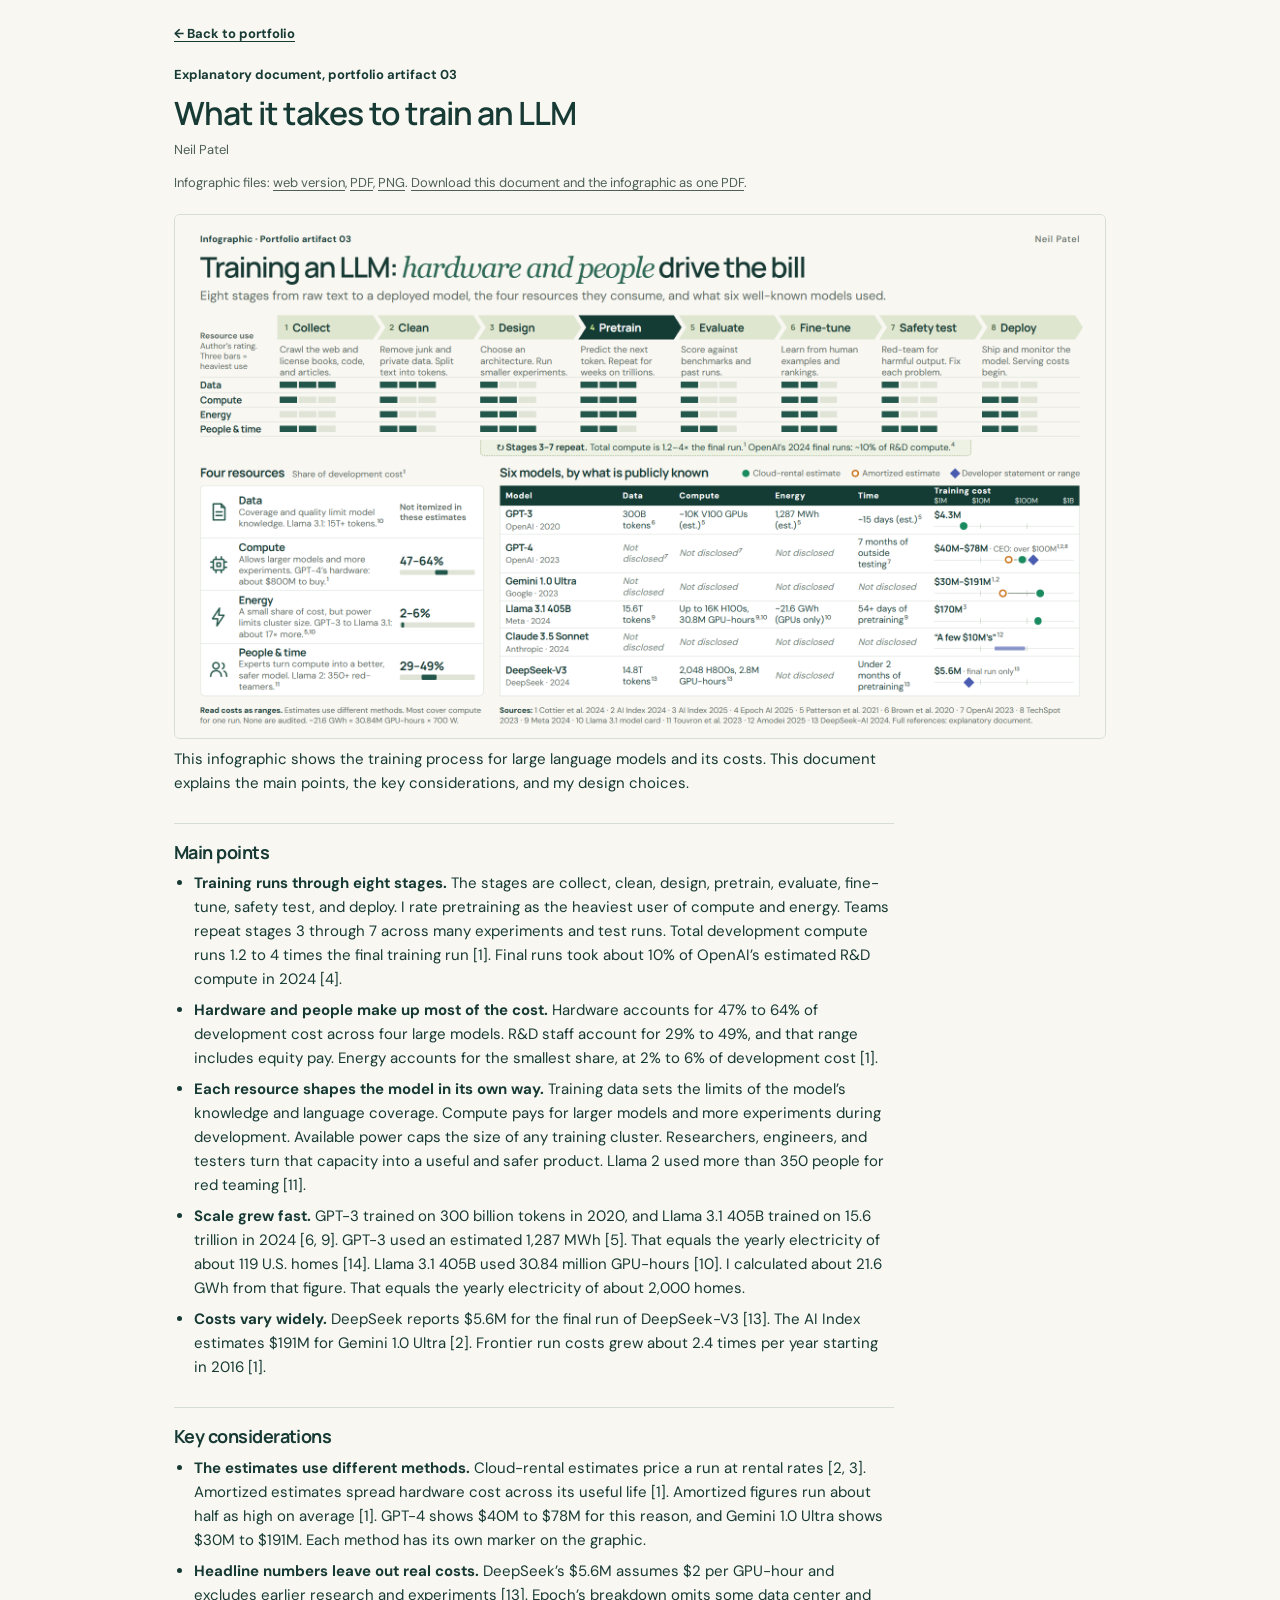
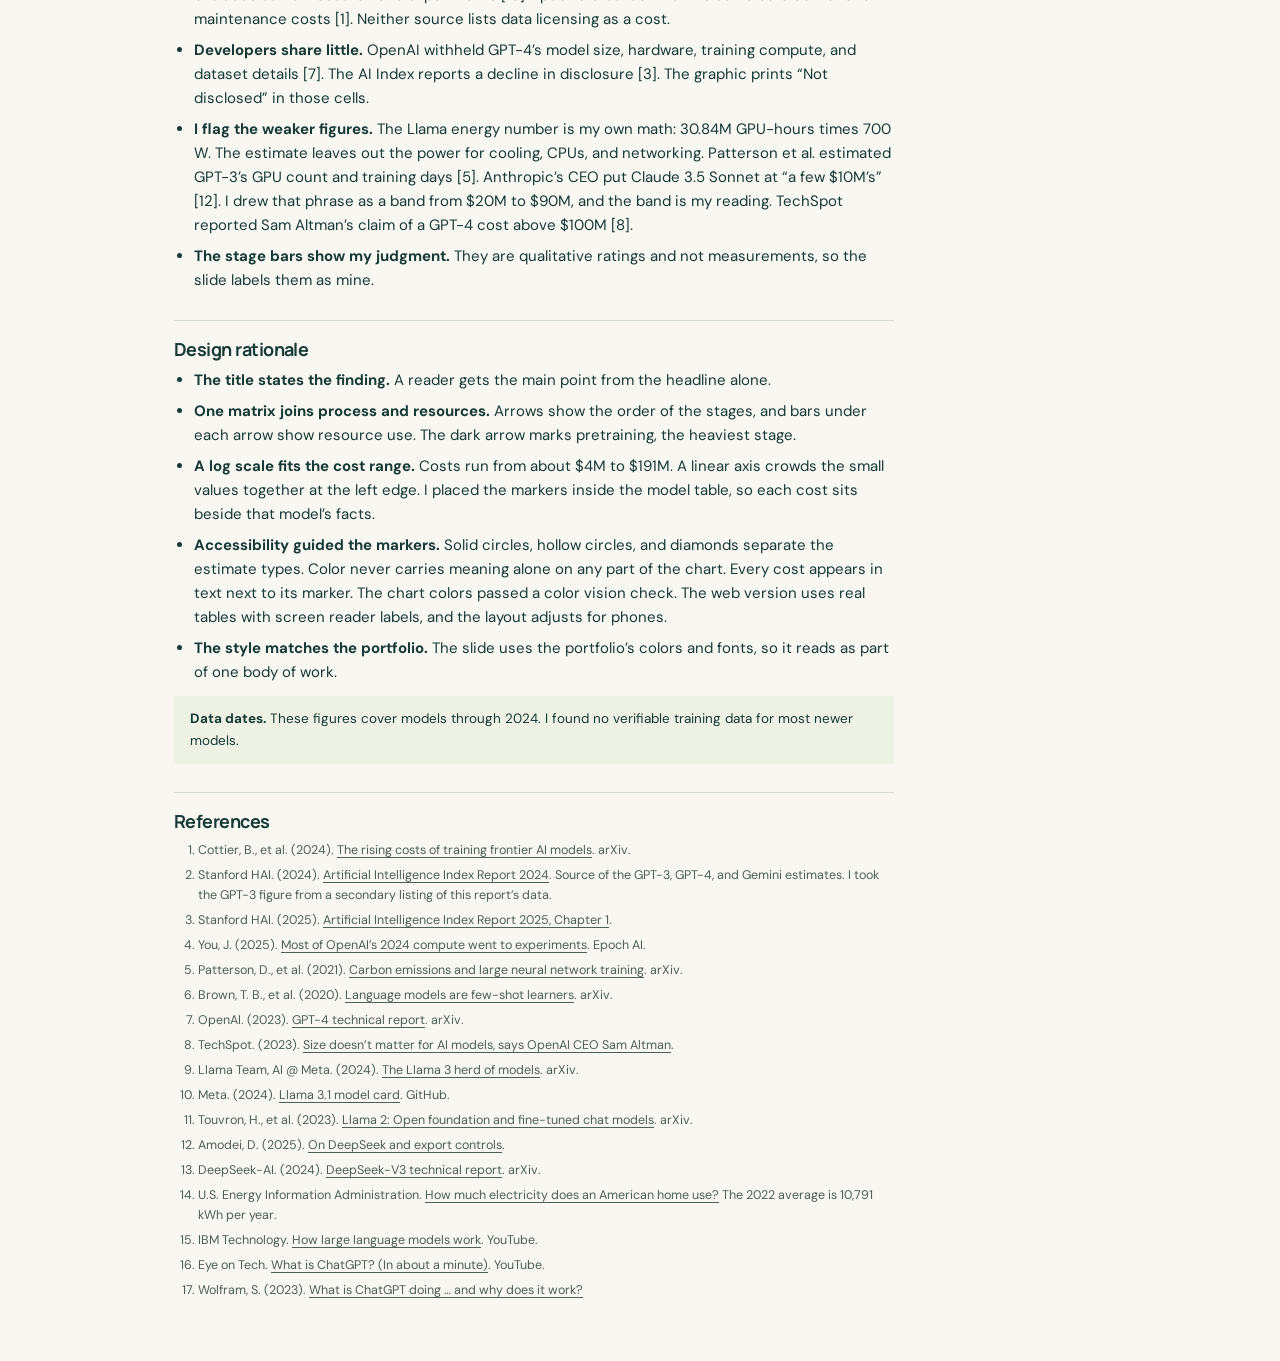
<file: llm-training-explanation.html>
<!doctype html>
<html lang="en">
<head>
<meta charset="utf-8">
<meta name="viewport" content="width=device-width, initial-scale=1">
<meta name="description" content="Infographic and explanatory document by Neil Patel on the training process and resource costs of large language models.">
<meta name="theme-color" content="#143c35">
<title>LLM Training Explanation | Neil Patel</title>
<link rel="preconnect" href="https://fonts.googleapis.com">
<link rel="stylesheet" href="https://fonts.googleapis.com/css2?family=DM+Sans:wght@400;500;600;700&family=Manrope:wght@500;600;700;800&display=swap">
<style>
:root{--paper:#f8f7f2;--ink:#183a34;--muted:#4d5f57;--line:#d6ddd3;--green:#143c35;--soft:#eef2e4;--font:'DM Sans',system-ui,sans-serif;--display:'Manrope',system-ui,sans-serif}
*{box-sizing:border-box}
body{margin:0;background:var(--paper);color:var(--ink);font:15px/1.6 var(--font)}
a{color:inherit;text-underline-offset:3px}
a:focus-visible{outline:3px solid #97620b;outline-offset:3px}
.back{display:block;max-width:980px;margin:0 auto;padding:24px 24px 0;font-size:13px;font-weight:700}
main{max-width:980px;margin:0 auto;padding:20px 24px 56px}
.copy{max-width:720px}
.eyebrow{font-size:13px;font-weight:700;margin:0 0 8px}
h1,h2{font-family:var(--display);letter-spacing:-.03em;line-height:1.2}
h1{font-size:32px;font-weight:600;margin:0 0 8px}
h2{font-size:18px;margin:28px 0 8px;padding-top:18px;border-top:1px solid var(--line)}
p{margin:0 0 12px}
ul{margin:0 0 12px;padding-left:20px}
li{margin-bottom:7px}
.meta{color:var(--muted);font-size:13px}
figure{margin:20px 0 8px}
figure a{display:block;border:1px solid var(--line);border-radius:6px;overflow:hidden}
figure img{display:block;width:100%;height:auto}
.refs{font-size:12.5px;color:var(--muted);padding-left:24px;margin:0}
.refs li{margin-bottom:5px;overflow-wrap:anywhere}
.note{background:var(--soft);padding:12px 16px;font-size:13.5px}
@page{size:letter;margin:.65in .75in}
@media print{
  body{background:#fff;font-size:10.4pt;line-height:1.42}
  .back,figure,.web-only{display:none}
  main{max-width:none;padding:0}
  .copy{max-width:none}
  h1{font-size:22pt}
  h2{font-size:12.5pt;margin:13pt 0 5pt;padding-top:9pt;break-after:avoid}
  li{margin-bottom:3.5pt}
  p,ul{margin-bottom:6pt}
  .refs{font-size:8.6pt;line-height:1.32}.refs li{margin-bottom:2.5pt;break-inside:avoid}
  .note{-webkit-print-color-adjust:exact;print-color-adjust:exact}
}
</style>
</head>
<body>
<a class="back" href="index.html#llm-artifact">← Back to portfolio</a>
<main>
<p class="eyebrow">Explanatory document, portfolio artifact 03</p>
<h1>What it takes to train an LLM</h1>
<p class="meta">Neil Patel</p>
<p class="meta web-only">Infographic files: <a href="llm-training-costs.html">web version</a>, <a href="LLM-Training-Costs.pdf">PDF</a>, <a href="LLM-Training-Costs.png">PNG</a>. <a href="LLM-Training-Explanation.pdf">Download this document and the infographic as one PDF</a>.</p>

<figure><a href="llm-training-costs.html"><img src="LLM-Training-Costs.png" width="1920" height="1080" alt="Infographic titled Training an LLM: hardware and people drive the bill. Eight arrows run from Collect to Deploy. Bars rate resource use at each stage. A panel shows cost shares for hardware, staff, and energy. A table compares six models on data, compute, energy, time, and cost. The text below repeats the main figures."></a></figure>

<div class="copy">
<p>This infographic shows the training process for large language models and its costs. This document explains the main points, the key considerations, and my design choices.</p>

<h2>Main points</h2>
<ul>
<li><strong>Training runs through eight stages.</strong> The stages are collect, clean, design, pretrain, evaluate, fine-tune, safety test, and deploy. I rate pretraining as the heaviest user of compute and energy. Teams repeat stages 3 through 7 across many experiments and test runs. Total development compute runs 1.2 to 4 times the final training run [1]. Final runs took about 10% of OpenAI’s estimated R&amp;D compute in 2024 [4].</li>
<li><strong>Hardware and people make up most of the cost.</strong> Hardware accounts for 47% to 64% of development cost across four large models. R&amp;D staff account for 29% to 49%, and that range includes equity pay. Energy accounts for the smallest share, at 2% to 6% of development cost [1].</li>
<li><strong>Each resource shapes the model in its own way.</strong> Training data sets the limits of the model’s knowledge and language coverage. Compute pays for larger models and more experiments during development. Available power caps the size of any training cluster. Researchers, engineers, and testers turn that capacity into a useful and safer product. Llama 2 used more than 350 people for red teaming [11].</li>
<li><strong>Scale grew fast.</strong> GPT-3 trained on 300 billion tokens in 2020, and Llama 3.1 405B trained on 15.6 trillion in 2024 [6, 9]. GPT-3 used an estimated 1,287 MWh [5]. That equals the yearly electricity of about 119 U.S. homes [14]. Llama 3.1 405B used 30.84 million GPU-hours [10]. I calculated about 21.6 GWh from that figure. That equals the yearly electricity of about 2,000 homes.</li>
<li><strong>Costs vary widely.</strong> DeepSeek reports $5.6M for the final run of DeepSeek-V3 [13]. The AI Index estimates $191M for Gemini 1.0 Ultra [2]. Frontier run costs grew about 2.4 times per year starting in 2016 [1].</li>
</ul>

<h2>Key considerations</h2>
<ul>
<li><strong>The estimates use different methods.</strong> Cloud-rental estimates price a run at rental rates [2, 3]. Amortized estimates spread hardware cost across its useful life [1]. Amortized figures run about half as high on average [1]. GPT-4 shows $40M to $78M for this reason, and Gemini 1.0 Ultra shows $30M to $191M. Each method has its own marker on the graphic.</li>
<li><strong>Headline numbers leave out real costs.</strong> DeepSeek’s $5.6M assumes $2 per GPU-hour and excludes earlier research and experiments [13]. Epoch’s breakdown omits some data center and maintenance costs [1]. Neither source lists data licensing as a cost.</li>
<li><strong>Developers share little.</strong> OpenAI withheld GPT-4’s model size, hardware, training compute, and dataset details [7]. The AI Index reports a decline in disclosure [3]. The graphic prints “Not disclosed” in those cells.</li>
<li><strong>I flag the weaker figures.</strong> The Llama energy number is my own math: 30.84M GPU-hours times 700 W. The estimate leaves out the power for cooling, CPUs, and networking. Patterson et al. estimated GPT-3’s GPU count and training days [5]. Anthropic’s CEO put Claude 3.5 Sonnet at “a few $10M’s” [12]. I drew that phrase as a band from $20M to $90M, and the band is my reading. TechSpot reported Sam Altman’s claim of a GPT-4 cost above $100M [8].</li>
<li><strong>The stage bars show my judgment.</strong> They are qualitative ratings and not measurements, so the slide labels them as mine.</li>
</ul>

<h2>Design rationale</h2>
<ul>
<li><strong>The title states the finding.</strong> A reader gets the main point from the headline alone.</li>
<li><strong>One matrix joins process and resources.</strong> Arrows show the order of the stages, and bars under each arrow show resource use. The dark arrow marks pretraining, the heaviest stage.</li>
<li><strong>A log scale fits the cost range.</strong> Costs run from about $4M to $191M. A linear axis crowds the small values together at the left edge. I placed the markers inside the model table, so each cost sits beside that model’s facts.</li>
<li><strong>Accessibility guided the markers.</strong> Solid circles, hollow circles, and diamonds separate the estimate types. Color never carries meaning alone on any part of the chart. Every cost appears in text next to its marker. The chart colors passed a color vision check. The web version uses real tables with screen reader labels, and the layout adjusts for phones.</li>
<li><strong>The style matches the portfolio.</strong> The slide uses the portfolio’s colors and fonts, so it reads as part of one body of work.</li>
</ul>

<p class="note"><strong>Data dates.</strong> These figures cover models through 2024. I found no verifiable training data for most newer models.</p>

<h2>References</h2>
<ol class="refs">
<li>Cottier, B., et al. (2024). <a href="https://arxiv.org/abs/2405.21015">The rising costs of training frontier AI models</a>. arXiv.</li>
<li>Stanford HAI. (2024). <a href="https://hai.stanford.edu/ai-index/2024-ai-index-report">Artificial Intelligence Index Report 2024</a>. Source of the GPT-3, GPT-4, and Gemini estimates. I took the GPT-3 figure from a secondary listing of this report’s data.</li>
<li>Stanford HAI. (2025). <a href="https://hai.stanford.edu/assets/files/hai_ai-index-report-2025_chapter1_final.pdf">Artificial Intelligence Index Report 2025, Chapter 1</a>.</li>
<li>You, J. (2025). <a href="https://epoch.ai/data-insights/openai-compute-spend">Most of OpenAI’s 2024 compute went to experiments</a>. Epoch AI.</li>
<li>Patterson, D., et al. (2021). <a href="https://arxiv.org/abs/2104.10350">Carbon emissions and large neural network training</a>. arXiv.</li>
<li>Brown, T. B., et al. (2020). <a href="https://arxiv.org/abs/2005.14165">Language models are few-shot learners</a>. arXiv.</li>
<li>OpenAI. (2023). <a href="https://arxiv.org/abs/2303.08774">GPT-4 technical report</a>. arXiv.</li>
<li>TechSpot. (2023). <a href="https://www.techspot.com/news/98350-size-doesnt-matter-ai-models-openai-ceo-sam.html">Size doesn’t matter for AI models, says OpenAI CEO Sam Altman</a>.</li>
<li>Llama Team, AI @ Meta. (2024). <a href="https://arxiv.org/abs/2407.21783">The Llama 3 herd of models</a>. arXiv.</li>
<li>Meta. (2024). <a href="https://github.com/meta-llama/llama-models/blob/main/models/llama3_1/MODEL_CARD.md">Llama 3.1 model card</a>. GitHub.</li>
<li>Touvron, H., et al. (2023). <a href="https://arxiv.org/abs/2307.09288">Llama 2: Open foundation and fine-tuned chat models</a>. arXiv.</li>
<li>Amodei, D. (2025). <a href="https://www.darioamodei.com/post/on-deepseek-and-export-controls">On DeepSeek and export controls</a>.</li>
<li>DeepSeek-AI. (2024). <a href="https://arxiv.org/abs/2412.19437">DeepSeek-V3 technical report</a>. arXiv.</li>
<li>U.S. Energy Information Administration. <a href="https://www.eia.gov/tools/faqs/faq.php?id=97&amp;t=3">How much electricity does an American home use?</a> The 2022 average is 10,791 kWh per year.</li>
<li>IBM Technology. <a href="https://www.youtube.com/watch?v=5sLYAQS9sWQ">How large language models work</a>. YouTube.</li>
<li>Eye on Tech. <a href="https://www.youtube.com/watch?v=OGmDr8TLtTo">What is ChatGPT? (In about a minute)</a>. YouTube.</li>
<li>Wolfram, S. (2023). <a href="https://writings.stephenwolfram.com/2023/02/what-is-chatgpt-doing-and-why-does-it-work/">What is ChatGPT doing … and why does it work?</a></li>
</ol>
</div>
</main>
</body>
</html>
</file>
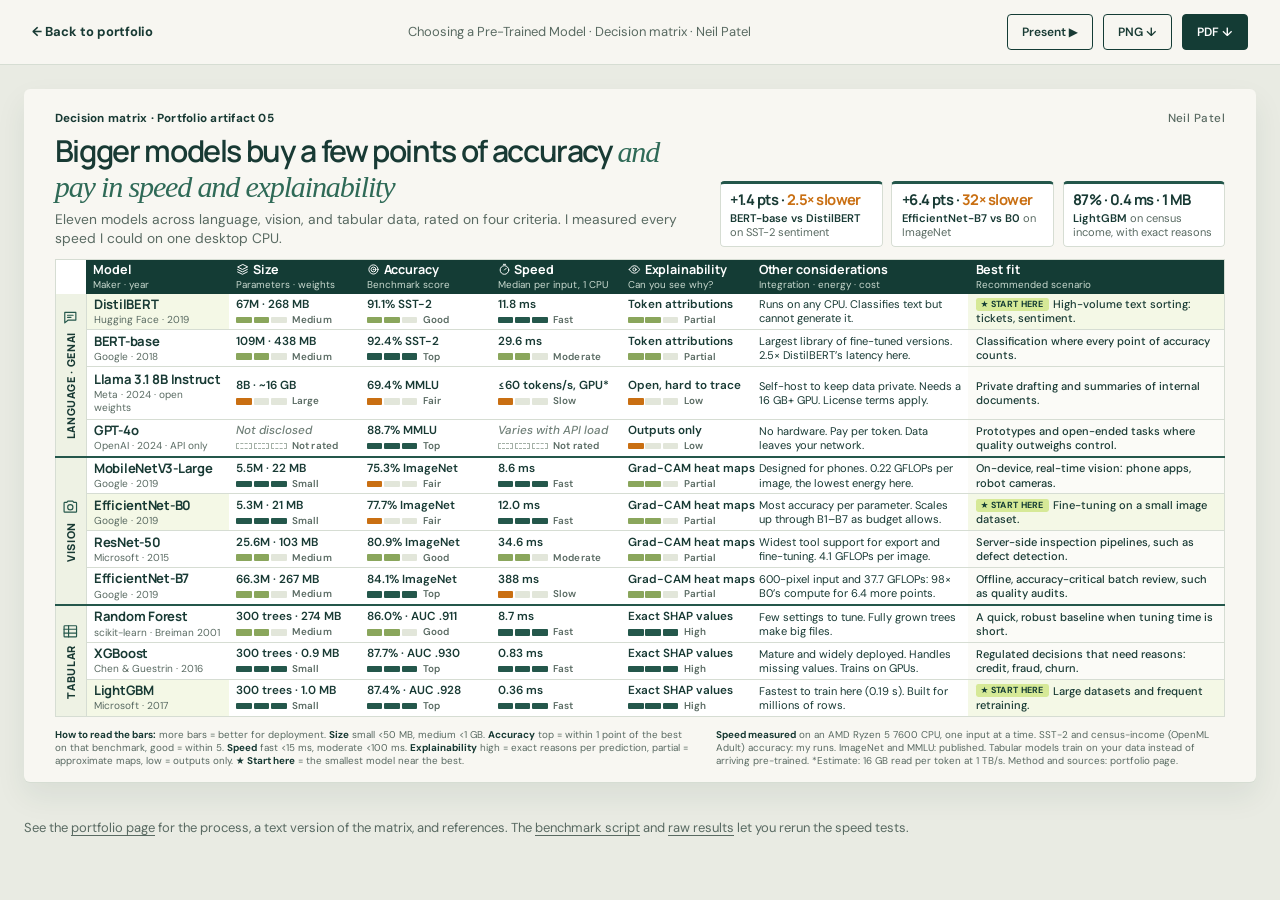
<file: model-decision-matrix.html>
<!doctype html>
<html lang="en">
<head>
<meta charset="utf-8">
<meta name="viewport" content="width=device-width, initial-scale=1">
<meta name="description" content="A one-slide decision matrix by Neil Patel comparing eleven pre-trained models across language, vision, and tabular data on size, accuracy, speed, and explainability, with speed measured on one desktop CPU.">
<meta name="theme-color" content="#143c35">
<title>Choosing a Pre-Trained Model | Neil Patel</title>
<link rel="preconnect" href="https://fonts.googleapis.com">
<link rel="stylesheet" href="https://fonts.googleapis.com/css2?family=DM+Sans:wght@400;500;600;700&family=Manrope:wght@500;600;700;800&display=swap">
<style>
:root{--paper:#f8f7f2;--ink:#183a34;--muted:#596a62;--line:#d6ddd3;--green:#143c35;--green-2:#24574b;--accent:#d6e997;--soft:#eef2e4;--white:#fff;--r3:#24574b;--r2:#8aa65c;--r1:#c96f12;--track:#e2e6da;--font:'DM Sans',system-ui,sans-serif;--display:'Manrope',system-ui,sans-serif;--u:1cqw}
*{box-sizing:border-box}
html{scroll-behavior:smooth}
body{margin:0;background:#e9ebe3;color:var(--ink);font-family:var(--font);line-height:1.5}
a{color:inherit;text-underline-offset:3px}
a:focus-visible,button:focus-visible{outline:3px solid #97620b;outline-offset:3px}
h1,h2,h3,p,ul,ol{margin:0}
.skip-link{position:absolute;left:16px;top:-100px;padding:10px 18px;background:var(--green);color:#fff;z-index:10}.skip-link:focus{top:12px}
.sr{position:absolute;width:1px;height:1px;overflow:hidden;clip:rect(0 0 0 0);white-space:nowrap}

/* page chrome */
.deck-bar{position:sticky;top:0;z-index:5;display:flex;align-items:center;justify-content:space-between;gap:16px;padding:14px 32px;background:rgba(248,247,242,.94);backdrop-filter:blur(6px);border-bottom:1px solid var(--line);font-size:13px}
.deck-bar .back{font-weight:700;text-decoration:none;white-space:nowrap}.deck-bar .back:hover{text-decoration:underline}
.deck-bar .deck-title{color:var(--muted);overflow:hidden;text-overflow:ellipsis;white-space:nowrap}
.deck-actions{display:flex;gap:10px;flex-shrink:0}
.btn{display:inline-flex;align-items:center;gap:8px;padding:9px 14px;border-radius:4px;border:1px solid var(--green);background:var(--green);color:#fff;font:600 12px var(--font);text-decoration:none;cursor:pointer}
.btn:hover{background:var(--green-2)}
.btn.ghost{background:transparent;color:var(--ink)}.btn.ghost:hover{background:var(--soft)}
.deck{max-width:1480px;margin:0 auto;padding:24px 24px 36px}
.deck-hint{max-width:1480px;margin:0 auto;padding:0 24px 48px;font-size:13px;color:var(--muted)}

/* slide frame */
.slide{position:relative;container-type:inline-size;aspect-ratio:16/9;background:var(--paper);border-radius:6px;box-shadow:0 1px 0 var(--line),0 14px 30px #183a3414;overflow:hidden}
.si{position:absolute;inset:0;padding:calc(var(--u)*1.7) calc(var(--u)*2.5) calc(var(--u)*1.2);display:flex;flex-direction:column;gap:calc(var(--u)*.95);font-size:calc(var(--u)*.98)}
.s-top{display:flex;justify-content:space-between;align-items:center;font-size:calc(var(--u)*.95);font-weight:700;letter-spacing:.02em}
.s-top span:last-child{color:var(--muted);font-weight:500;letter-spacing:.04em}
.s-head{display:grid;grid-template-columns:minmax(0,1fr) calc(var(--u)*41);gap:calc(var(--u)*2.4);align-items:end;margin-top:calc(var(--u)*.5)}
.s-title{font-family:var(--display);font-weight:600;font-size:calc(var(--u)*2.45);line-height:1.1;letter-spacing:-.045em}
.s-title em{font-family:Georgia,serif;font-weight:400;letter-spacing:-.04em;color:#2f6a57}
.s-sub{color:var(--muted);font-size:calc(var(--u)*1.12);line-height:1.35;margin-top:calc(var(--u)*.5)}
sup{font-size:.68em;line-height:0;color:var(--muted);font-weight:600;letter-spacing:0;margin-left:.1em}

/* stat callouts */
.stats{display:grid;grid-template-columns:repeat(3,minmax(0,1fr));gap:calc(var(--u)*.7)}
.stat{background:var(--white);border:1px solid var(--line);border-top:calc(var(--u)*.26) solid var(--green-2);border-radius:calc(var(--u)*.35);padding:calc(var(--u)*.55) calc(var(--u)*.75) calc(var(--u)*.6)}
.stat b{display:block;white-space:nowrap;font-family:var(--display);font-size:calc(var(--u)*1.2);letter-spacing:-.035em;line-height:1.1}
.stat b span{color:var(--r1)}
.stat p{font-size:calc(var(--u)*.9);line-height:1.28;color:var(--muted);margin-top:calc(var(--u)*.3)}
.stat p strong{color:var(--ink);font-weight:600}

/* matrix */
.mx-wrap{flex:1;min-height:0;display:flex}
.mx{flex:1;width:100%;border-collapse:collapse;table-layout:fixed;background:var(--white);border:1px solid var(--line);font-size:calc(var(--u)*.95);line-height:1.22}
.mx th,.mx td{padding:0 calc(var(--u)*.6);text-align:left;vertical-align:middle;border-top:1px solid var(--line)}
.mx thead th{background:var(--green);color:#fff;height:calc(var(--u)*2.75);border-top:0;font-family:var(--display);font-size:calc(var(--u)*1.02);font-weight:700;letter-spacing:-.01em;line-height:1.15}
.mx thead th small{display:block;font:400 calc(var(--u)*.8) var(--font);letter-spacing:0;color:#c9d9cf;margin-top:calc(var(--u)*.1)}
.mx thead th svg{width:calc(var(--u)*1.05);height:calc(var(--u)*1.05);vertical-align:-.18em;margin-right:calc(var(--u)*.3)}
.mx col.c-dom{width:calc(var(--u)*2.5)}.mx col.c-mod{width:calc(var(--u)*11.6)}.mx col.c-cr{width:calc(var(--u)*10.6)}.mx col.c-oth{width:calc(var(--u)*17.6)}
.mx tbody tr.grp>*{border-top:calc(var(--u)*.18) solid var(--green-2)}
.mx tbody tr:first-child>*{border-top:0}
.dom{background:var(--soft);padding:0!important;text-align:center!important;border-right:1px solid var(--line)}
.dom div{display:flex;flex-direction:column;align-items:center;justify-content:center;gap:calc(var(--u)*.5);height:100%}
.dom svg{width:calc(var(--u)*1.35);height:calc(var(--u)*1.35);flex-shrink:0}
.dom span{writing-mode:vertical-rl;transform:rotate(180deg);font-family:var(--display);font-weight:800;font-size:calc(var(--u)*.88);letter-spacing:.06em;text-transform:uppercase;white-space:nowrap}
.mx tbody th.mod{font-family:var(--display);font-weight:700;font-size:calc(var(--u)*1.06);letter-spacing:-.02em;line-height:1.15}
.mx tbody th.mod small{display:block;font:400 calc(var(--u)*.82) var(--font);letter-spacing:0;color:var(--muted);margin-top:calc(var(--u)*.1)}
.pick{display:inline-block;margin-right:calc(var(--u)*.4);padding:calc(var(--u)*.05) calc(var(--u)*.4);border-radius:calc(var(--u)*.2);background:var(--accent);color:var(--green);font:700 calc(var(--u)*.72)/1.4 var(--font);letter-spacing:.03em;vertical-align:.12em;white-space:nowrap}
.cr b{display:block;font-weight:600;font-size:calc(var(--u)*.95);white-space:nowrap}
.cr b.nd{font-weight:500;font-style:italic;color:#6f7f77}
.mt{display:flex;align-items:center;gap:calc(var(--u)*.45);margin-top:calc(var(--u)*.22);font-size:calc(var(--u)*.8);color:var(--muted);font-weight:600;letter-spacing:.01em}
.mt i{display:block;width:calc(var(--u)*1.25);height:calc(var(--u)*.52);border-radius:calc(var(--u)*.08);background:var(--track)}
.mt .bars{display:flex;gap:calc(var(--u)*.16)}
.r3 i{background:var(--r3)}
.r2 i:nth-child(-n+2){background:var(--r2)}
.r1 i:first-child{background:var(--r1)}
.r0 i{background:transparent;border:1px dashed #a3b0a6}
.mx td.txt{color:var(--ink);font-size:calc(var(--u)*.9);line-height:1.27}
.mx td.fit{font-size:calc(var(--u)*.9);line-height:1.27;font-weight:500;background:#fbfbf7}
.mx tr.start td.fit,.mx tr.start th.mod{background:#f4f8e6}

/* footer */
.foot{display:grid;grid-template-columns:1.25fr 1fr;gap:calc(var(--u)*2);font-size:calc(var(--u)*.8);line-height:1.32;color:var(--muted)}
.foot b{color:var(--ink);font-weight:700}

/* present mode */
.present-ui{display:none}
body.presenting{background:#0d211d;overflow:hidden}
body.presenting .deck-bar,body.presenting .deck-hint,body.presenting .skip-link{display:none}
body.presenting .deck{max-width:none;padding:0}
body.presenting .slide{position:fixed;left:50%;top:50%;transform:translate(-50%,-50%);width:min(100vw,177.78vh);border-radius:0;box-shadow:none}
body.presenting .present-ui{display:block;position:fixed;right:16px;bottom:14px;z-index:20}
.present-ui button{background:#1d4a41;color:#fff;border:0;border-radius:4px;padding:7px 11px;font:600 12px var(--font);cursor:pointer}
body.capture{background:var(--paper)}
body.capture .deck-bar,body.capture .deck-hint,body.capture .skip-link,body.capture .present-ui{display:none}
body.capture .deck{max-width:none;padding:0}
body.capture .slide{border-radius:0;box-shadow:none}

/* small screens: stack and let the slide grow */
@media screen and (max-width:760px){
  :root{--u:9.5px}
  .deck-bar{padding:12px 16px}.deck-bar .deck-title{display:none}
  .deck-actions .btn.ghost.hide-sm{display:none}
  .deck{padding:16px 12px 24px}.deck-hint{padding:0 16px 32px}
  .slide{aspect-ratio:auto}
  .si{position:relative;inset:auto;padding:20px 14px;gap:16px}
  .s-head{grid-template-columns:minmax(0,1fr);gap:14px}
  .s-title{font-size:26px}.s-sub{font-size:14px}
  .s-top{flex-direction:column;align-items:flex-start;gap:4px}
  .stats{grid-template-columns:minmax(0,1fr)}
  .mx-wrap{overflow-x:auto;-webkit-overflow-scrolling:touch}
  .mx{min-width:1080px}.mx tbody tr{height:64px}
  .foot{grid-template-columns:minmax(0,1fr);gap:10px}
}

/* print / PDF: one landscape page */
@page{size:13.333in 7.5in;margin:0}
@media print{
  body{background:#fff}
  .deck-bar,.deck-hint,.present-ui,.skip-link{display:none!important}
  .deck{max-width:none;padding:0}
  .slide{width:13.333in;height:7.5in;aspect-ratio:auto;border-radius:0;box-shadow:none;-webkit-print-color-adjust:exact;print-color-adjust:exact}
  .slide *{-webkit-print-color-adjust:exact;print-color-adjust:exact}
}
@media (prefers-reduced-motion:reduce){html{scroll-behavior:auto}}
</style>
</head>
<body>
<a class="skip-link" href="#slide">Skip to the decision matrix</a>
<header class="deck-bar">
  <a class="back" href="index.html#model-artifact">← Back to portfolio</a>
  <span class="deck-title">Choosing a Pre-Trained Model · Decision matrix · Neil Patel</span>
  <div class="deck-actions">
    <button class="btn ghost" type="button" id="present-btn">Present ▶</button>
    <a class="btn ghost hide-sm" href="Model-Decision-Matrix.png" download>PNG ↓</a>
    <a class="btn" href="Model-Decision-Matrix.pdf" download>PDF ↓</a>
  </div>
</header>

<main class="deck" id="deck">
<section class="slide" id="slide" aria-label="Decision matrix: choosing a pre-trained model by size, accuracy, speed, and explainability">
  <div class="si">

    <header>
      <div class="s-top"><span>Decision matrix · Portfolio artifact 05</span><span>Neil Patel</span></div>
      <div class="s-head">
        <div>
          <h1 class="s-title">Bigger models buy a few points of accuracy <em>and pay in speed and explainability</em></h1>
          <p class="s-sub">Eleven models across language, vision, and tabular data, rated on four criteria. I measured every speed I could on one desktop CPU.</p>
        </div>
        <div class="stats">
          <div class="stat"><b>+1.4 pts · <span>2.5× slower</span></b><p><strong>BERT-base vs DistilBERT</strong> on SST-2 sentiment</p></div>
          <div class="stat"><b>+6.4 pts · <span>32× slower</span></b><p><strong>EfficientNet-B7 vs B0</strong> on ImageNet</p></div>
          <div class="stat"><b>87% · 0.4 ms · 1 MB</b><p><strong>LightGBM</strong> on census income, with exact reasons</p></div>
        </div>
      </div>
    </header>

    <div class="mx-wrap">
    <table class="mx">
      <caption class="sr">Eleven pre-trained models grouped by domain. For size, accuracy, speed, and explainability, each cell gives the measured or published value and a rating of up to three bars, where more bars are better for deployment. The last two columns give other considerations and the best-fit use case.</caption>
      <colgroup><col class="c-dom"><col class="c-mod"><col class="c-cr"><col class="c-cr"><col class="c-cr"><col class="c-cr"><col class="c-oth"><col></colgroup>
      <thead><tr>
        <td></td>
        <th scope="col">Model<small>Maker · year</small></th>
        <th scope="col"><svg viewBox="0 0 24 24" fill="none" stroke="currentColor" stroke-width="1.8" stroke-linecap="round" stroke-linejoin="round" aria-hidden="true"><path d="M12 3 3 7.5 12 12l9-4.5z"/><path d="m3 12 9 4.5 9-4.5M3 16.5 12 21l9-4.5"/></svg>Size<small>Parameters · weights</small></th>
        <th scope="col"><svg viewBox="0 0 24 24" fill="none" stroke="currentColor" stroke-width="1.8" stroke-linecap="round" stroke-linejoin="round" aria-hidden="true"><circle cx="12" cy="12" r="8.5"/><circle cx="12" cy="12" r="4.5"/><circle cx="12" cy="12" r=".8" fill="currentColor"/></svg>Accuracy<small>Benchmark score</small></th>
        <th scope="col"><svg viewBox="0 0 24 24" fill="none" stroke="currentColor" stroke-width="1.8" stroke-linecap="round" stroke-linejoin="round" aria-hidden="true"><circle cx="12" cy="13" r="8"/><path d="M12 13l3.5-3.5M10 2.5h4"/></svg>Speed<small>Median per input, 1 CPU</small></th>
        <th scope="col"><svg viewBox="0 0 24 24" fill="none" stroke="currentColor" stroke-width="1.8" stroke-linecap="round" stroke-linejoin="round" aria-hidden="true"><path d="M2.5 12S6 5 12 5s9.5 7 9.5 7-3.5 7-9.5 7-9.5-7-9.5-7z"/><circle cx="12" cy="12" r="3"/></svg>Explainability<small>Can you see why?</small></th>
        <th scope="col">Other considerations<small>Integration · energy · cost</small></th>
        <th scope="col">Best fit<small>Recommended scenario</small></th>
      </tr></thead>
      <tbody>
        <!-- Language and generative AI -->
        <tr class="grp start">
          <th scope="rowgroup" rowspan="4" class="dom"><div><svg viewBox="0 0 24 24" fill="none" stroke="#24574b" stroke-width="1.7" stroke-linecap="round" stroke-linejoin="round" aria-hidden="true"><path d="M4 5h16v11H9l-5 4z"/><path d="M8 9h8M8 12h5"/></svg><span>Language · GenAI</span></div></th>
          <th scope="row" class="mod">DistilBERT<small>Hugging Face · 2019</small></th>
          <td class="cr"><b>67M · 268 MB</b><span class="mt r2"><span class="bars"><i></i><i></i><i></i></span>Medium</span></td>
          <td class="cr"><b>91.1% SST-2</b><span class="mt r2"><span class="bars"><i></i><i></i><i></i></span>Good</span></td>
          <td class="cr"><b>11.8 ms</b><span class="mt r3"><span class="bars"><i></i><i></i><i></i></span>Fast</span></td>
          <td class="cr"><b>Token attributions</b><span class="mt r2"><span class="bars"><i></i><i></i><i></i></span>Partial</span></td>
          <td class="txt">Runs on any CPU. Classifies text but cannot generate it.</td>
          <td class="fit"><span class="pick">★ START HERE</span>High-volume text sorting: tickets, sentiment.</td>
        </tr>
        <tr>
          <th scope="row" class="mod">BERT-base<small>Google · 2018</small></th>
          <td class="cr"><b>109M · 438 MB</b><span class="mt r2"><span class="bars"><i></i><i></i><i></i></span>Medium</span></td>
          <td class="cr"><b>92.4% SST-2</b><span class="mt r3"><span class="bars"><i></i><i></i><i></i></span>Top</span></td>
          <td class="cr"><b>29.6 ms</b><span class="mt r2"><span class="bars"><i></i><i></i><i></i></span>Moderate</span></td>
          <td class="cr"><b>Token attributions</b><span class="mt r2"><span class="bars"><i></i><i></i><i></i></span>Partial</span></td>
          <td class="txt">Largest library of fine-tuned versions. 2.5× DistilBERT’s latency here.</td>
          <td class="fit">Classification where every point of accuracy counts.</td>
        </tr>
        <tr>
          <th scope="row" class="mod">Llama 3.1 8B Instruct<small>Meta · 2024 · open weights</small></th>
          <td class="cr"><b>8B · ~16 GB</b><span class="mt r1"><span class="bars"><i></i><i></i><i></i></span>Large</span></td>
          <td class="cr"><b>69.4% MMLU</b><span class="mt r1"><span class="bars"><i></i><i></i><i></i></span>Fair</span></td>
          <td class="cr"><b>≤60 tokens/s, GPU*</b><span class="mt r1"><span class="bars"><i></i><i></i><i></i></span>Slow</span></td>
          <td class="cr"><b>Open, hard to trace</b><span class="mt r1"><span class="bars"><i></i><i></i><i></i></span>Low</span></td>
          <td class="txt">Self-host to keep data private. Needs a 16 GB+ GPU. License terms apply.</td>
          <td class="fit">Private drafting and summaries of internal documents.</td>
        </tr>
        <tr>
          <th scope="row" class="mod">GPT-4o<small>OpenAI · 2024 · API only</small></th>
          <td class="cr"><b class="nd">Not disclosed</b><span class="mt r0"><span class="bars"><i></i><i></i><i></i></span>Not rated</span></td>
          <td class="cr"><b>88.7% MMLU</b><span class="mt r3"><span class="bars"><i></i><i></i><i></i></span>Top</span></td>
          <td class="cr"><b class="nd">Varies with API load</b><span class="mt r0"><span class="bars"><i></i><i></i><i></i></span>Not rated</span></td>
          <td class="cr"><b>Outputs only</b><span class="mt r1"><span class="bars"><i></i><i></i><i></i></span>Low</span></td>
          <td class="txt">No hardware. Pay per token. Data leaves your network.</td>
          <td class="fit">Prototypes and open-ended tasks where quality outweighs control.</td>
        </tr>
        <!-- Computer vision -->
        <tr class="grp">
          <th scope="rowgroup" rowspan="4" class="dom"><div><svg viewBox="0 0 24 24" fill="none" stroke="#24574b" stroke-width="1.7" stroke-linecap="round" stroke-linejoin="round" aria-hidden="true"><path d="M3 8.5V6a1 1 0 0 1 1-1h3l1.5-2h7L17 5h3a1 1 0 0 1 1 1v12a1 1 0 0 1-1 1H4a1 1 0 0 1-1-1z"/><circle cx="12" cy="12" r="3.8"/></svg><span>Vision</span></div></th>
          <th scope="row" class="mod">MobileNetV3-Large<small>Google · 2019</small></th>
          <td class="cr"><b>5.5M · 22 MB</b><span class="mt r3"><span class="bars"><i></i><i></i><i></i></span>Small</span></td>
          <td class="cr"><b>75.3% ImageNet</b><span class="mt r1"><span class="bars"><i></i><i></i><i></i></span>Fair</span></td>
          <td class="cr"><b>8.6 ms</b><span class="mt r3"><span class="bars"><i></i><i></i><i></i></span>Fast</span></td>
          <td class="cr"><b>Grad-CAM heat maps</b><span class="mt r2"><span class="bars"><i></i><i></i><i></i></span>Partial</span></td>
          <td class="txt">Designed for phones. 0.22 GFLOPs per image, the lowest energy here.</td>
          <td class="fit">On-device, real-time vision: phone apps, robot cameras.</td>
        </tr>
        <tr class="start">
          <th scope="row" class="mod">EfficientNet-B0<small>Google · 2019</small></th>
          <td class="cr"><b>5.3M · 21 MB</b><span class="mt r3"><span class="bars"><i></i><i></i><i></i></span>Small</span></td>
          <td class="cr"><b>77.7% ImageNet</b><span class="mt r1"><span class="bars"><i></i><i></i><i></i></span>Fair</span></td>
          <td class="cr"><b>12.0 ms</b><span class="mt r3"><span class="bars"><i></i><i></i><i></i></span>Fast</span></td>
          <td class="cr"><b>Grad-CAM heat maps</b><span class="mt r2"><span class="bars"><i></i><i></i><i></i></span>Partial</span></td>
          <td class="txt">Most accuracy per parameter. Scales up through B1–B7 as budget allows.</td>
          <td class="fit"><span class="pick">★ START HERE</span>Fine-tuning on a small image dataset.</td>
        </tr>
        <tr>
          <th scope="row" class="mod">ResNet-50<small>Microsoft · 2015</small></th>
          <td class="cr"><b>25.6M · 103 MB</b><span class="mt r2"><span class="bars"><i></i><i></i><i></i></span>Medium</span></td>
          <td class="cr"><b>80.9% ImageNet</b><span class="mt r2"><span class="bars"><i></i><i></i><i></i></span>Good</span></td>
          <td class="cr"><b>34.6 ms</b><span class="mt r2"><span class="bars"><i></i><i></i><i></i></span>Moderate</span></td>
          <td class="cr"><b>Grad-CAM heat maps</b><span class="mt r2"><span class="bars"><i></i><i></i><i></i></span>Partial</span></td>
          <td class="txt">Widest tool support for export and fine-tuning. 4.1 GFLOPs per image.</td>
          <td class="fit">Server-side inspection pipelines, such as defect detection.</td>
        </tr>
        <tr>
          <th scope="row" class="mod">EfficientNet-B7<small>Google · 2019</small></th>
          <td class="cr"><b>66.3M · 267 MB</b><span class="mt r2"><span class="bars"><i></i><i></i><i></i></span>Medium</span></td>
          <td class="cr"><b>84.1% ImageNet</b><span class="mt r3"><span class="bars"><i></i><i></i><i></i></span>Top</span></td>
          <td class="cr"><b>388 ms</b><span class="mt r1"><span class="bars"><i></i><i></i><i></i></span>Slow</span></td>
          <td class="cr"><b>Grad-CAM heat maps</b><span class="mt r2"><span class="bars"><i></i><i></i><i></i></span>Partial</span></td>
          <td class="txt">600-pixel input and 37.7 GFLOPs: 98× B0’s compute for 6.4 more points.</td>
          <td class="fit">Offline, accuracy-critical batch review, such as quality audits.</td>
        </tr>
        <!-- Tabular -->
        <tr class="grp">
          <th scope="rowgroup" rowspan="3" class="dom"><div><svg viewBox="0 0 24 24" fill="none" stroke="#24574b" stroke-width="1.7" stroke-linecap="round" stroke-linejoin="round" aria-hidden="true"><rect x="3" y="4" width="18" height="16" rx="1"/><path d="M3 9h18M3 14.5h18M9.5 4v16"/></svg><span>Tabular</span></div></th>
          <th scope="row" class="mod">Random Forest<small>scikit-learn · Breiman 2001</small></th>
          <td class="cr"><b>300 trees · 274 MB</b><span class="mt r2"><span class="bars"><i></i><i></i><i></i></span>Medium</span></td>
          <td class="cr"><b>86.0% · AUC .911</b><span class="mt r2"><span class="bars"><i></i><i></i><i></i></span>Good</span></td>
          <td class="cr"><b>8.7 ms</b><span class="mt r3"><span class="bars"><i></i><i></i><i></i></span>Fast</span></td>
          <td class="cr"><b>Exact SHAP values</b><span class="mt r3"><span class="bars"><i></i><i></i><i></i></span>High</span></td>
          <td class="txt">Few settings to tune. Fully grown trees make big files.</td>
          <td class="fit">A quick, robust baseline when tuning time is short.</td>
        </tr>
        <tr>
          <th scope="row" class="mod">XGBoost<small>Chen &amp; Guestrin · 2016</small></th>
          <td class="cr"><b>300 trees · 0.9 MB</b><span class="mt r3"><span class="bars"><i></i><i></i><i></i></span>Small</span></td>
          <td class="cr"><b>87.7% · AUC .930</b><span class="mt r3"><span class="bars"><i></i><i></i><i></i></span>Top</span></td>
          <td class="cr"><b>0.83 ms</b><span class="mt r3"><span class="bars"><i></i><i></i><i></i></span>Fast</span></td>
          <td class="cr"><b>Exact SHAP values</b><span class="mt r3"><span class="bars"><i></i><i></i><i></i></span>High</span></td>
          <td class="txt">Mature and widely deployed. Handles missing values. Trains on GPUs.</td>
          <td class="fit">Regulated decisions that need reasons: credit, fraud, churn.</td>
        </tr>
        <tr class="start">
          <th scope="row" class="mod">LightGBM<small>Microsoft · 2017</small></th>
          <td class="cr"><b>300 trees · 1.0 MB</b><span class="mt r3"><span class="bars"><i></i><i></i><i></i></span>Small</span></td>
          <td class="cr"><b>87.4% · AUC .928</b><span class="mt r3"><span class="bars"><i></i><i></i><i></i></span>Top</span></td>
          <td class="cr"><b>0.36 ms</b><span class="mt r3"><span class="bars"><i></i><i></i><i></i></span>Fast</span></td>
          <td class="cr"><b>Exact SHAP values</b><span class="mt r3"><span class="bars"><i></i><i></i><i></i></span>High</span></td>
          <td class="txt">Fastest to train here (0.19 s). Built for millions of rows.</td>
          <td class="fit"><span class="pick">★ START HERE</span>Large datasets and frequent retraining.</td>
        </tr>
      </tbody>
    </table>
    </div>

    <footer class="foot">
      <p><b>How to read the bars:</b> more bars = better for deployment. <b>Size</b> small &lt;50 MB, medium &lt;1 GB. <b>Accuracy</b> top = within 1 point of the best on that benchmark, good = within 5. <b>Speed</b> fast &lt;15 ms, moderate &lt;100 ms. <b>Explainability</b> high = exact reasons per prediction, partial = approximate maps, low = outputs only. <b>★ Start here</b> = the smallest model near the best.</p>
      <p><b>Speed measured</b> on an AMD Ryzen 5 7600 CPU, one input at a time. SST-2 and census-income (OpenML Adult) accuracy: my runs. ImageNet and MMLU: published. Tabular models train on your data instead of arriving pre-trained. *Estimate: 16 GB read per token at 1 TB/s. Method and sources: portfolio page.</p>
    </footer>

  </div>
</section>
</main>
<p class="deck-hint">See the <a href="index.html#model-artifact">portfolio page</a> for the process, a text version of the matrix, and references. The <a href="model-selection-assets/benchmark.py">benchmark script</a> and <a href="model-selection-assets/benchmark-results.json">raw results</a> let you rerun the speed tests.</p>
<div class="present-ui"><button type="button" id="exit-btn">Exit (Esc)</button></div>

<script>
(function(){
  var body=document.body;
  if(new URLSearchParams(location.search).has('capture'))body.classList.add('capture');
  function exit(){body.classList.remove('presenting');if(document.fullscreenElement)document.exitFullscreen();}
  document.getElementById('present-btn').addEventListener('click',function(){
    body.classList.add('presenting');
    if(document.documentElement.requestFullscreen)document.documentElement.requestFullscreen().catch(function(){});
  });
  document.getElementById('exit-btn').addEventListener('click',exit);
  document.addEventListener('keydown',function(e){if(e.key==='Escape')exit();});
  document.addEventListener('fullscreenchange',function(){if(!document.fullscreenElement)body.classList.remove('presenting');});
})();
</script>
</body>
</html>
</file>
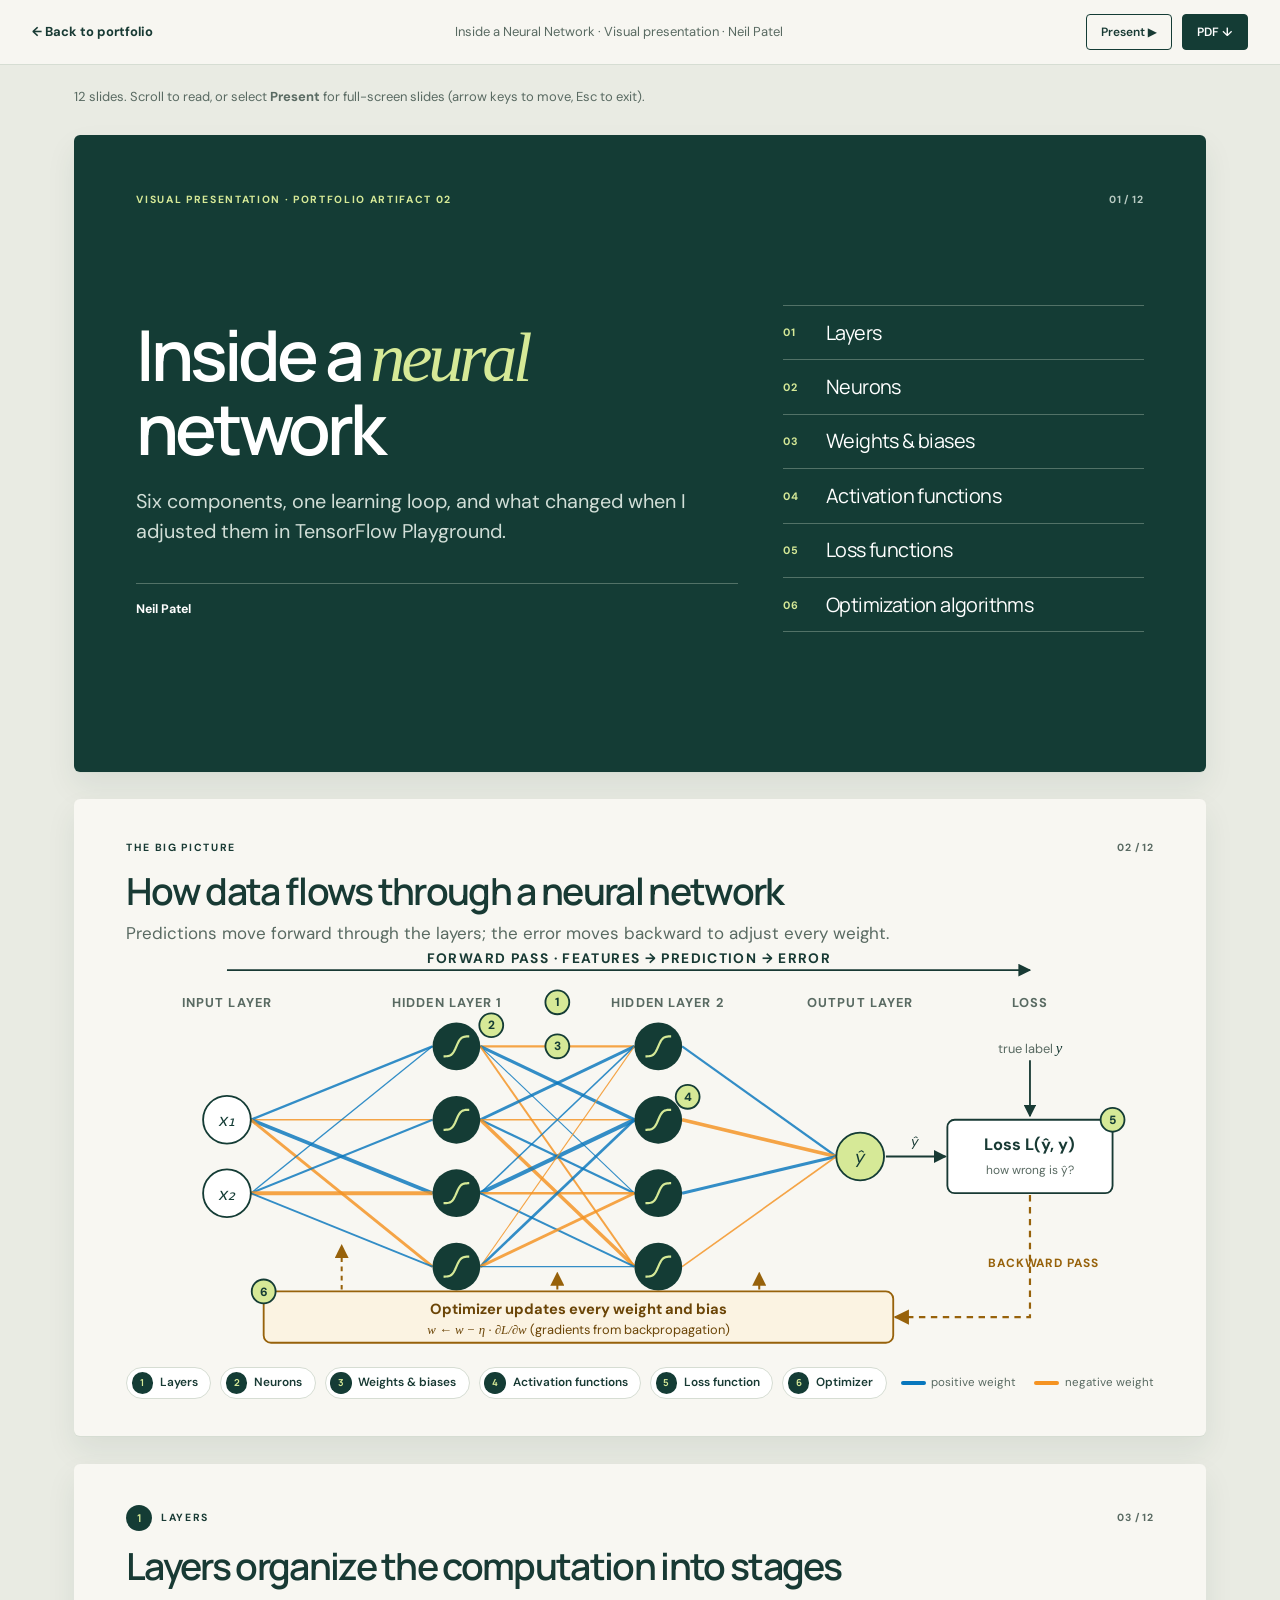
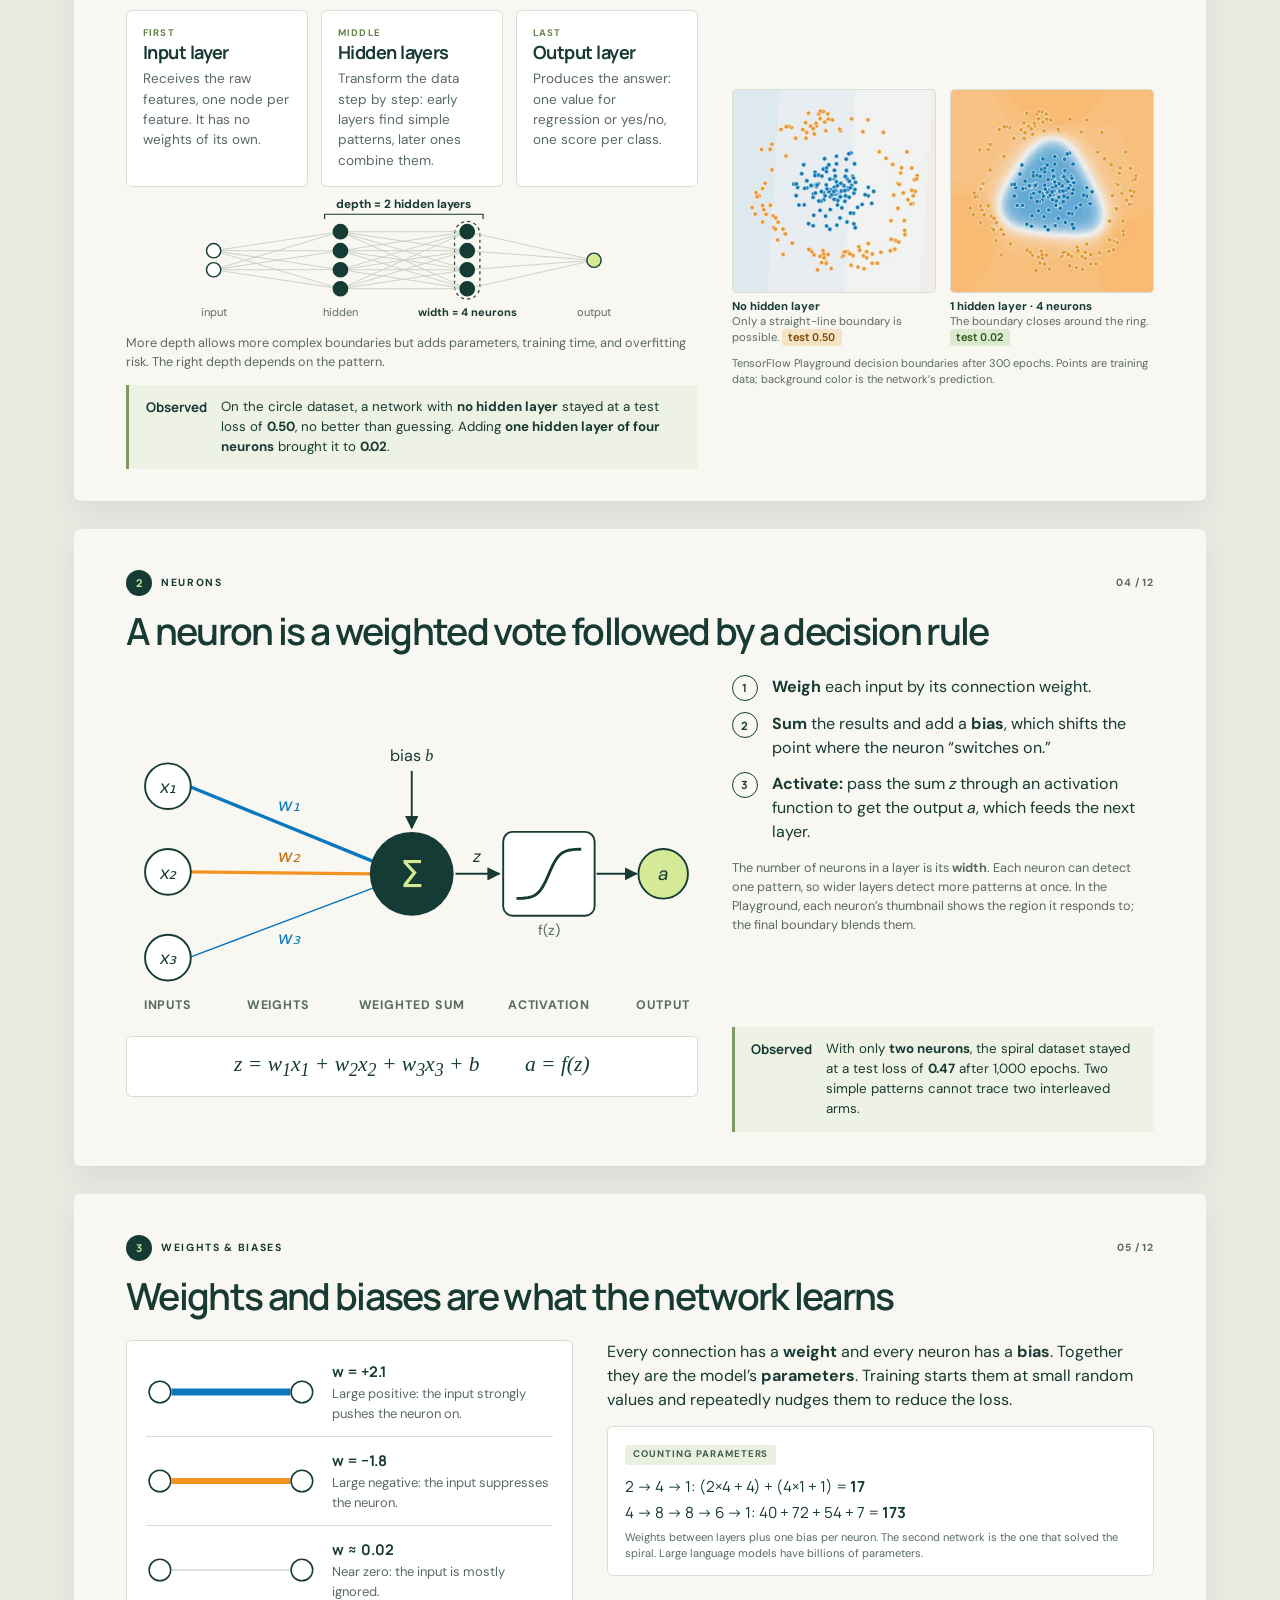
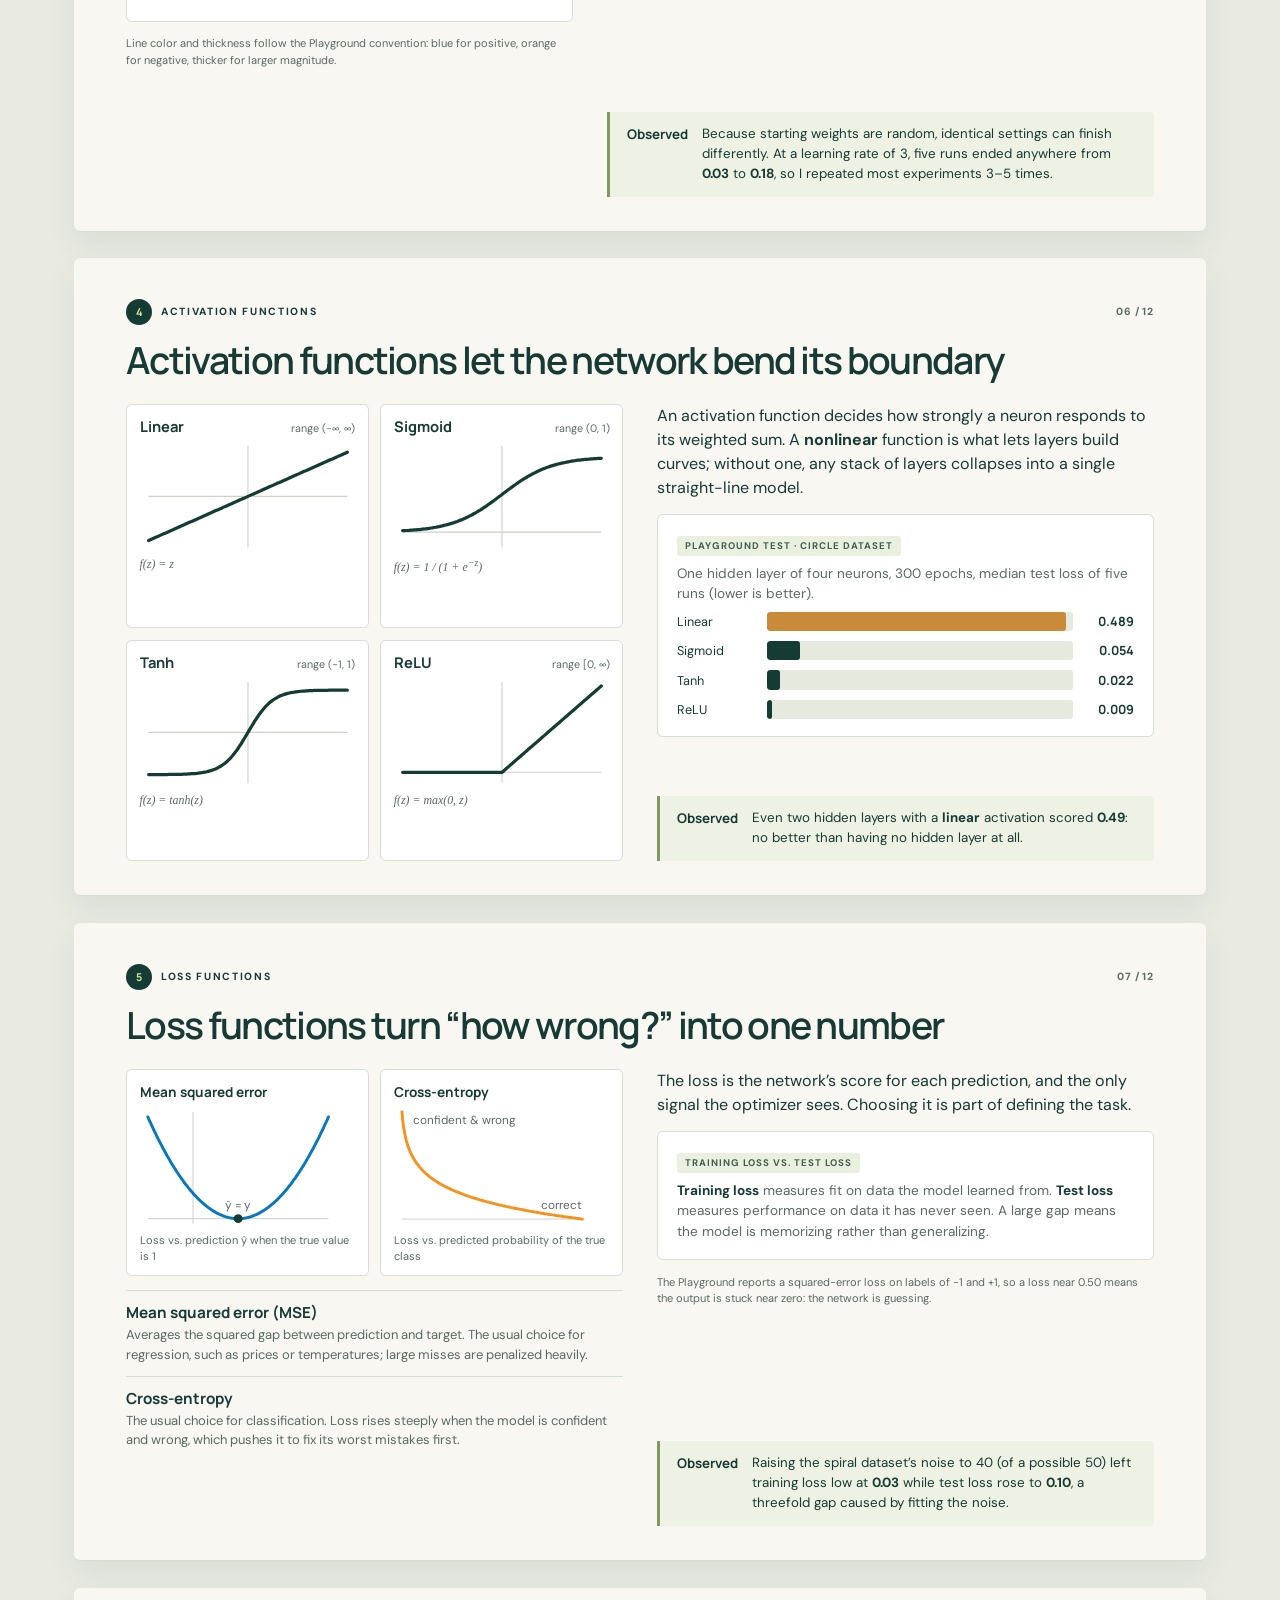
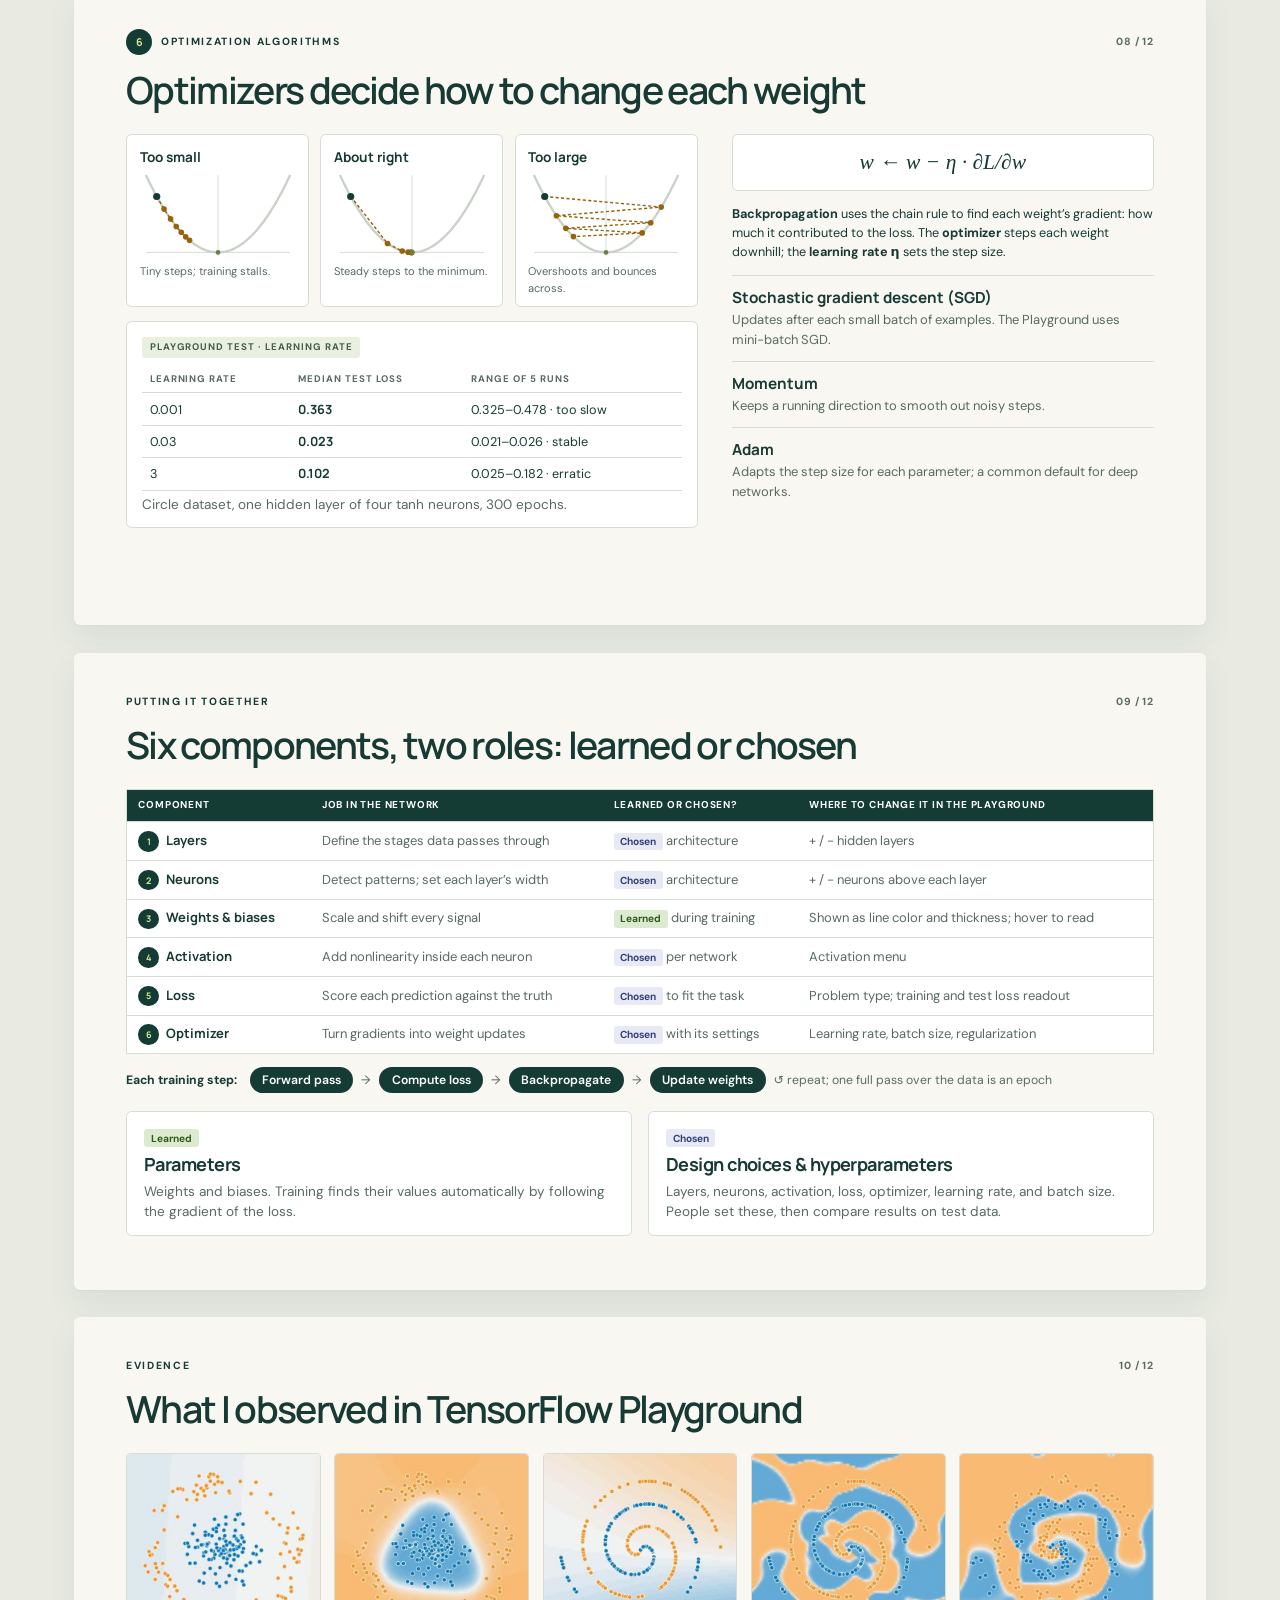
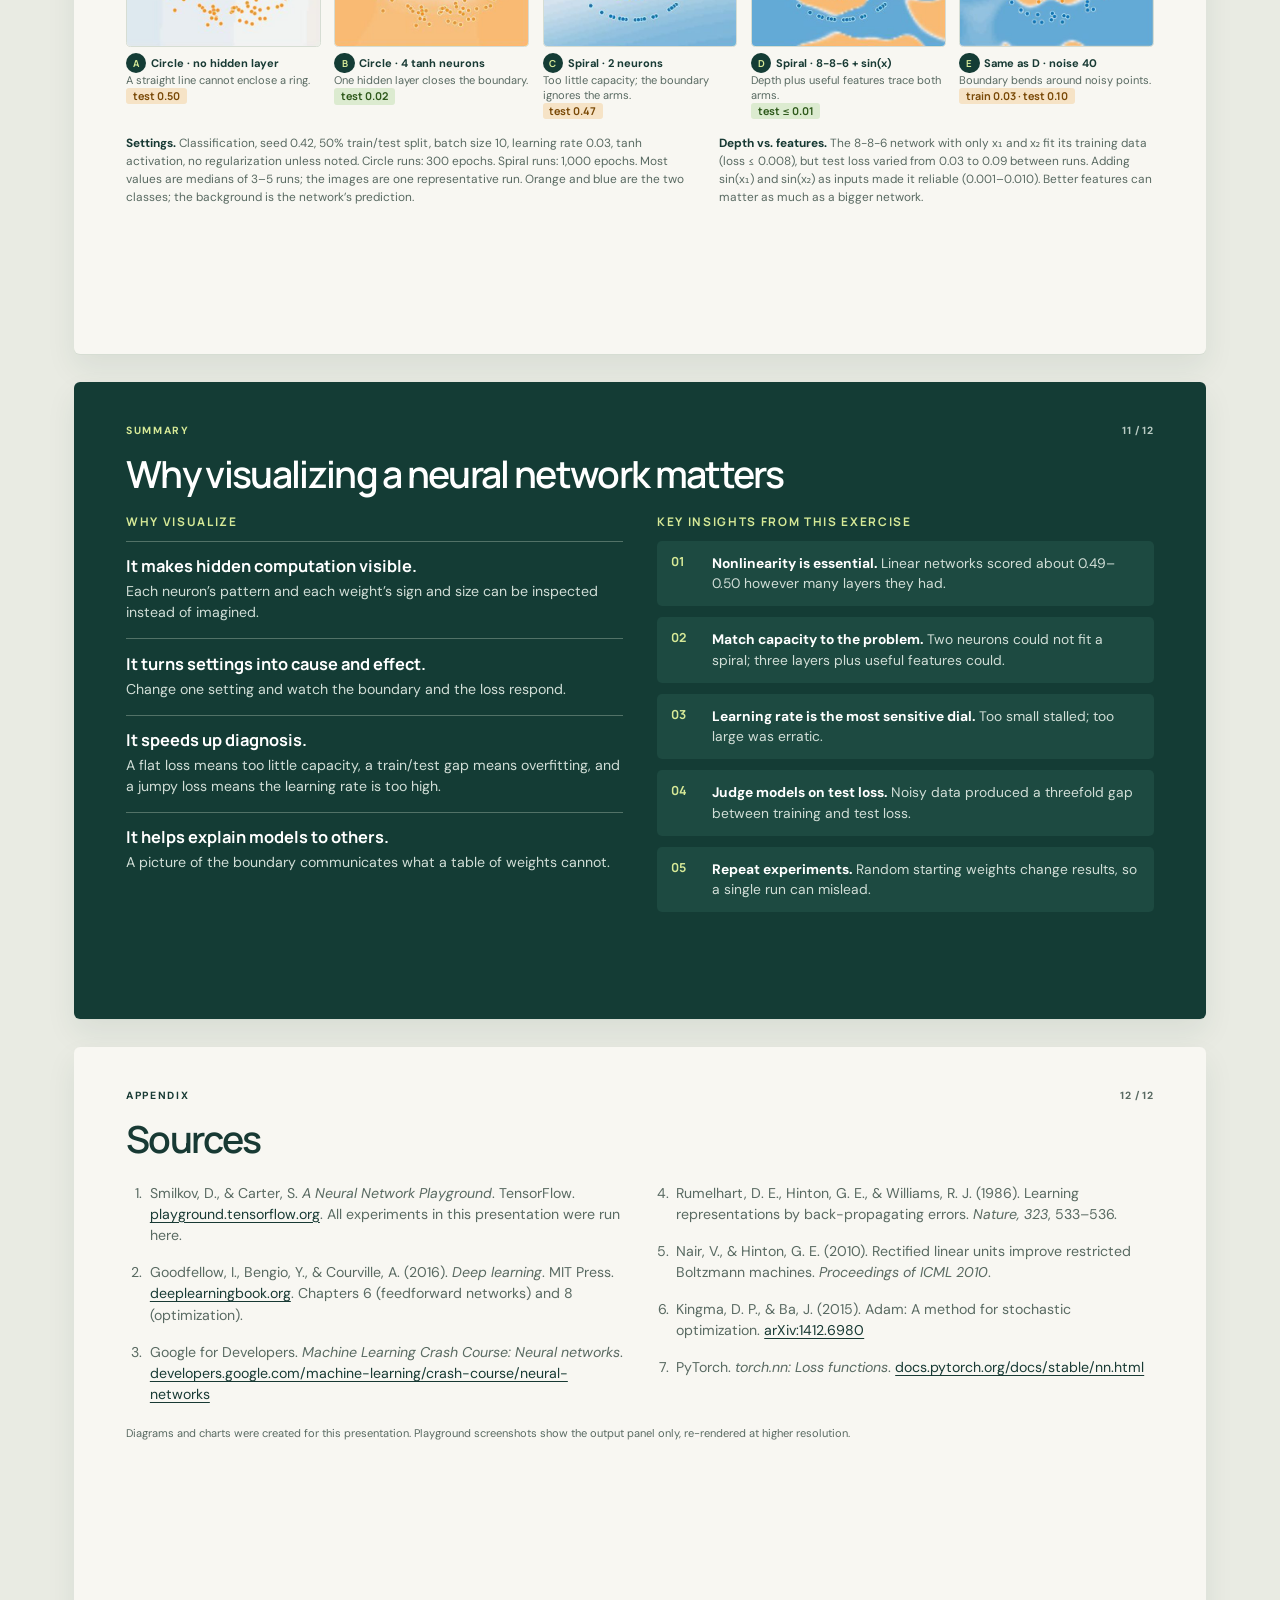
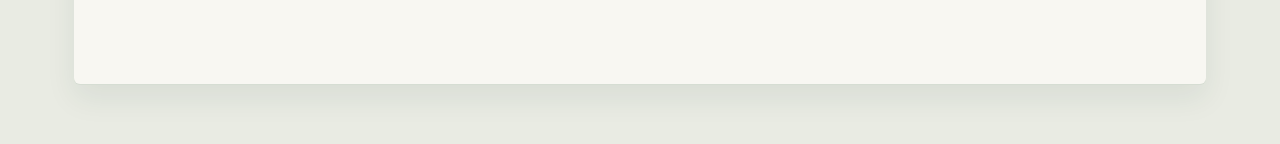
<file: neural-network-components.html>
<!doctype html>
<html lang="en">
<head>
<meta charset="utf-8">
<meta name="viewport" content="width=device-width, initial-scale=1">
<meta name="description" content="A visual presentation by Neil Patel on neural network components: layers, neurons, weights, activation functions, loss functions, and optimization algorithms, with TensorFlow Playground experiments.">
<meta name="theme-color" content="#143c35">
<title>Inside a Neural Network | Neil Patel</title>
<link rel="preconnect" href="https://fonts.googleapis.com">
<link rel="stylesheet" href="https://fonts.googleapis.com/css2?family=DM+Sans:wght@400;500;600;700&family=Manrope:wght@500;600;700;800&display=swap">
<style>
:root{--paper:#f8f7f2;--ink:#183a34;--muted:#596a62;--line:#d6ddd3;--green:#143c35;--green-2:#24574b;--accent:#d6e997;--soft:#eef2e4;--white:#fff;--blue:#0877bd;--orange:#f59322;--grey:#b8c2bb;--font:'DM Sans',system-ui,sans-serif;--display:'Manrope',system-ui,sans-serif;--u:1cqw}
*{box-sizing:border-box}
html{scroll-behavior:smooth}
body{margin:0;background:#e9ebe3;color:var(--ink);font-family:var(--font);line-height:1.5}
a{color:inherit;text-underline-offset:3px}
a:focus-visible,button:focus-visible{outline:3px solid #97620b;outline-offset:3px}
h1,h2,h3,p,ul,ol{margin:0}
.skip-link{position:absolute;left:16px;top:-100px;padding:10px 18px;background:var(--green);color:#fff;z-index:10}.skip-link:focus{top:12px}

/* page chrome */
.deck-bar{position:sticky;top:0;z-index:5;display:flex;align-items:center;justify-content:space-between;gap:16px;padding:14px 32px;background:rgba(248,247,242,.94);backdrop-filter:blur(6px);border-bottom:1px solid var(--line);font-size:13px}
.deck-bar .back{font-weight:700;text-decoration:none;white-space:nowrap}.deck-bar .back:hover{text-decoration:underline}
.deck-bar .deck-title{color:var(--muted);overflow:hidden;text-overflow:ellipsis;white-space:nowrap}
.deck-actions{display:flex;gap:10px;flex-shrink:0}
.btn{display:inline-flex;align-items:center;gap:8px;padding:9px 14px;border-radius:4px;border:1px solid var(--green);background:var(--green);color:#fff;font:600 12px var(--font);text-decoration:none;cursor:pointer}
.btn:hover{background:var(--green-2)}
.btn.ghost{background:transparent;color:var(--ink)}.btn.ghost:hover{background:var(--soft)}
.deck{max-width:1180px;margin:0 auto;padding:28px 24px 60px;display:grid;gap:28px}
.deck-hint{max-width:1180px;margin:0 auto;padding:22px 24px 0;font-size:13px;color:var(--muted)}

/* slide frame */
.slide{position:relative;container-type:inline-size;aspect-ratio:16/9;background:var(--paper);border-radius:6px;box-shadow:0 1px 0 var(--line),0 14px 30px #183a3414;overflow:hidden}
.si{position:absolute;inset:0;padding:calc(var(--u)*3.6) calc(var(--u)*4.6) calc(var(--u)*3);display:flex;flex-direction:column;font-size:calc(var(--u)*1.42)}
.s-top{display:flex;justify-content:space-between;align-items:center;font-size:calc(var(--u)*.92);font-weight:700;letter-spacing:.16em;text-transform:uppercase;margin-bottom:calc(var(--u)*1.3)}
.s-top .num{color:var(--muted);letter-spacing:.08em}
.kicker{display:inline-flex;align-items:center;gap:calc(var(--u)*.8)}
.badge{display:inline-grid;place-items:center;width:calc(var(--u)*2.3);height:calc(var(--u)*2.3);border-radius:50%;background:var(--green);color:var(--accent);font:700 calc(var(--u)*.95) var(--display);letter-spacing:0}
.s-title{font-family:var(--display);font-weight:600;font-size:calc(var(--u)*3.3);line-height:1.12;letter-spacing:-.045em;max-width:88%}
.s-sub{color:var(--muted);font-size:calc(var(--u)*1.5);margin-top:calc(var(--u)*.8);max-width:80%}
.s-body{flex:1;min-height:0;margin-top:calc(var(--u)*2);display:grid;gap:calc(var(--u)*3)}
.cols-2{grid-template-columns:1fr 1fr}.cols-55{grid-template-columns:1.15fr .85fr}.cols-46{grid-template-columns:.9fr 1.1fr}
.muted{color:var(--muted)}
.small{font-size:calc(var(--u)*1.12)}
.xs{font-size:calc(var(--u)*.98)}
.s-body h3{font-family:var(--display);font-size:calc(var(--u)*1.6);letter-spacing:-.03em;line-height:1.2;margin-bottom:calc(var(--u)*.5)}
.card{background:var(--white);border:1px solid var(--line);border-radius:calc(var(--u)*.5);padding:calc(var(--u)*1.5) calc(var(--u)*1.7)}
.card p{color:var(--muted);font-size:calc(var(--u)*1.2)}
.tag{display:inline-block;font-size:calc(var(--u)*.85);font-weight:700;letter-spacing:.1em;text-transform:uppercase;color:#435e4d;background:#eaf0df;padding:calc(var(--u)*.25) calc(var(--u)*.7);border-radius:3px;margin-bottom:calc(var(--u)*.7)}
.observed{margin-top:auto;display:flex;gap:calc(var(--u)*1.2);align-items:flex-start;background:var(--soft);border-left:calc(var(--u)*.3) solid #7f9a60;padding:calc(var(--u)*1.1) calc(var(--u)*1.5);font-size:calc(var(--u)*1.18);border-radius:0 4px 4px 0}
.observed strong{font-family:var(--display);white-space:nowrap}
.stack{display:flex;flex-direction:column;gap:calc(var(--u)*1.2);min-height:0}
.steps{list-style:none;padding:0;display:grid;gap:calc(var(--u)*1)}
.steps li{display:grid;grid-template-columns:calc(var(--u)*2.6) 1fr;gap:calc(var(--u)*1);align-items:start}
.steps li>span{display:grid;place-items:center;width:calc(var(--u)*2.3);height:calc(var(--u)*2.3);border-radius:50%;border:1px solid var(--green);font:700 calc(var(--u)*1) var(--display)}
.mono{font-family:Consolas,'Cascadia Mono',Menlo,monospace;font-size:.95em}
.formula{font-family:'Times New Roman',Times,serif;font-style:italic;font-size:calc(var(--u)*1.9);text-align:center;background:var(--white);border:1px solid var(--line);border-radius:calc(var(--u)*.5);padding:calc(var(--u)*1)}
svg{display:block;width:100%;height:auto;overflow:visible}
svg text{font-family:var(--font)}
.fig{min-height:0;display:flex;flex-direction:column;justify-content:center}
.legend{display:flex;flex-wrap:wrap;gap:calc(var(--u)*1.6);font-size:calc(var(--u)*1.02);color:var(--muted)}
.legend i{display:inline-block;width:calc(var(--u)*2.2);height:calc(var(--u)*.35);vertical-align:middle;margin-right:calc(var(--u)*.5);border-radius:2px}

/* title slide */
.title-slide .si{background:var(--green);color:#fff;padding:calc(var(--u)*5) calc(var(--u)*5.5)}
.title-slide .s-top{color:var(--accent)}
.title-slide .s-top .num{color:#b9cbc3}
.title-grid{flex:1;display:grid;grid-template-columns:1.25fr .75fr;gap:calc(var(--u)*4);align-items:center}
.title-slide h1{font-family:var(--display);font-weight:600;font-size:calc(var(--u)*6.2);line-height:1.02;letter-spacing:-.06em}
.title-slide h1 em{font-family:Georgia,serif;font-weight:400;color:var(--accent)}
.title-slide .lede{font-size:calc(var(--u)*1.75);color:#d1ded7;margin-top:calc(var(--u)*2);max-width:92%}
.title-meta{margin-top:calc(var(--u)*3.2);font-size:calc(var(--u)*1.1);color:#b9cbc3;border-top:1px solid #527267;padding-top:calc(var(--u)*1.4);display:flex;flex-wrap:wrap;gap:calc(var(--u)*.5) calc(var(--u)*2.2)}
.title-meta strong{color:#fff}
.toc{list-style:none;padding:0;border-top:1px solid #527267}
.toc li{display:flex;align-items:center;gap:calc(var(--u)*1.2);padding:calc(var(--u)*1.05) 0;border-bottom:1px solid #527267;font-family:var(--display);font-size:calc(var(--u)*1.75);letter-spacing:-.03em}
.toc li span{font:700 calc(var(--u)*.95) var(--font);color:var(--accent);letter-spacing:.1em;width:calc(var(--u)*2.6)}

/* architecture */
.arch-wrap{flex:1;min-height:0;display:flex;flex-direction:column;justify-content:center;gap:calc(var(--u)*1.2)}
.chips{display:flex;flex-wrap:wrap;gap:calc(var(--u)*.8)}
.chip{display:inline-flex;align-items:center;gap:calc(var(--u)*.6);background:var(--white);border:1px solid var(--line);border-radius:999px;padding:calc(var(--u)*.35) calc(var(--u)*1.1) calc(var(--u)*.35) calc(var(--u)*.4);font-size:calc(var(--u)*1.05);font-weight:600}
.chip .badge{width:calc(var(--u)*1.9);height:calc(var(--u)*1.9);font-size:calc(var(--u)*.85)}

/* layer cards with images */
.layer-cards{display:grid;grid-template-columns:repeat(3,1fr);gap:calc(var(--u)*1.2)}
.layer-cards .card{padding:calc(var(--u)*1.3) calc(var(--u)*1.4)}
.layer-cards h3 small{display:block;font:700 calc(var(--u)*.85) var(--font);letter-spacing:.12em;text-transform:uppercase;color:#668345;margin-bottom:calc(var(--u)*.3)}
.compare{display:grid;grid-template-columns:1fr 1fr;gap:calc(var(--u)*1.2)}
.compare figure,.exp-grid figure{margin:0}
.compare img,.exp-grid img{display:block;width:100%;aspect-ratio:1;object-fit:cover;border-radius:calc(var(--u)*.4);border:1px solid var(--line)}
figcaption{font-size:calc(var(--u)*1);color:var(--muted);margin-top:calc(var(--u)*.5);line-height:1.35}
figcaption b{color:var(--ink);font-weight:700}
.loss-pill{display:inline-block;font:700 calc(var(--u)*.95) var(--display);padding:calc(var(--u)*.1) calc(var(--u)*.6);border-radius:3px;background:#f6e3c6;color:#7a4a08}
.loss-pill.good{background:#dcebd0;color:#2f5a1c}

/* weights */
.wrow{display:grid;grid-template-columns:calc(var(--u)*15) 1fr;gap:calc(var(--u)*1.4);align-items:center;padding:calc(var(--u)*1.1) 0;border-bottom:1px solid var(--line)}
.wrow:last-child{border-bottom:0}
.wrow b{font-family:var(--display);font-size:calc(var(--u)*1.3)}
.wrow p{font-size:calc(var(--u)*1.15);color:var(--muted)}
.count{background:var(--white);border:1px solid var(--line);border-radius:calc(var(--u)*.5);padding:calc(var(--u)*1.2) calc(var(--u)*1.5)}
.count .eq{font-family:var(--display);font-size:calc(var(--u)*1.35);margin:calc(var(--u)*.3) 0}

/* activation */
.act-grid{display:grid;grid-template-columns:1fr 1fr;gap:calc(var(--u)*1)}
.act{background:var(--white);border:1px solid var(--line);border-radius:calc(var(--u)*.5);padding:calc(var(--u)*.9) calc(var(--u)*1.1) calc(var(--u)*.6)}
.act-head{display:flex;justify-content:space-between;align-items:baseline;gap:8px}
.act-head b{font-family:var(--display);font-size:calc(var(--u)*1.3)}
.act-head span{font-size:calc(var(--u)*.95);color:var(--muted)}
.act .f{font-family:'Times New Roman',Times,serif;font-style:italic;font-size:calc(var(--u)*1.05);color:var(--muted)}
.bars{display:grid;gap:calc(var(--u)*.9);margin-top:calc(var(--u)*.6)}
.bar{display:grid;grid-template-columns:calc(var(--u)*7) 1fr calc(var(--u)*4.5);gap:calc(var(--u)*.9);align-items:center;font-size:calc(var(--u)*1.12)}
.bar .track{height:calc(var(--u)*1.7);background:#e6e9dd;border-radius:3px;overflow:hidden}
.bar .fill{height:100%;background:var(--green);border-radius:3px}
.bar .fill.bad{background:#c98a3a}
.bar .val{font-family:var(--display);font-weight:700;text-align:right}

/* loss / optimizer */
.mini-plots{display:grid;grid-template-columns:1fr 1fr;gap:calc(var(--u)*1)}
.plot-card{background:var(--white);border:1px solid var(--line);border-radius:calc(var(--u)*.5);padding:calc(var(--u)*.9) calc(var(--u)*1.1)}
.plot-card b{font-family:var(--display);font-size:calc(var(--u)*1.2)}
.plot-card .xs{color:var(--muted)}
.def-list{display:grid;gap:calc(var(--u)*1)}
.def-list>div{border-top:1px solid var(--line);padding-top:calc(var(--u)*.9)}
.def-list b{font-family:var(--display);font-size:calc(var(--u)*1.35)}
.def-list p{font-size:calc(var(--u)*1.15);color:var(--muted)}
.opt-grid{display:grid;grid-template-columns:repeat(3,1fr);gap:calc(var(--u)*1)}
.lr-table{width:100%;border-collapse:collapse;font-size:calc(var(--u)*1.12)}
.lr-table th,.lr-table td{text-align:left;padding:calc(var(--u)*.55) calc(var(--u)*.7);border-bottom:1px solid var(--line)}
.lr-table th{font-size:calc(var(--u)*.85);letter-spacing:.1em;text-transform:uppercase;color:var(--muted)}
.lr-table td:nth-child(2){font-family:var(--display);font-weight:700}

/* cheat sheet */
.sheet{width:100%;border-collapse:collapse;font-size:calc(var(--u)*1.15);background:var(--white);border:1px solid var(--line)}
.sheet th,.sheet td{text-align:left;padding:calc(var(--u)*.75) calc(var(--u)*1);border-bottom:1px solid var(--line);vertical-align:top}
.sheet thead th{background:var(--green);color:#fff;font-size:calc(var(--u)*.88);letter-spacing:.08em;text-transform:uppercase}
.sheet tbody th{font-family:var(--display);white-space:nowrap}
.sheet tbody th .badge{width:calc(var(--u)*1.8);height:calc(var(--u)*1.8);font-size:calc(var(--u)*.8);margin-right:calc(var(--u)*.6);vertical-align:middle}
.sheet td{color:var(--muted)}
.learned{display:inline-block;font-weight:700;font-size:calc(var(--u)*.9);padding:calc(var(--u)*.1) calc(var(--u)*.6);border-radius:3px;background:#dcebd0;color:#2f5a1c}
.chosen{display:inline-block;font-weight:700;font-size:calc(var(--u)*.9);padding:calc(var(--u)*.1) calc(var(--u)*.6);border-radius:3px;background:#e7e9f4;color:#33407a}
.roles{display:grid;grid-template-columns:1fr 1fr;gap:calc(var(--u)*1.4);margin-top:calc(var(--u)*1.6)}
.roles .card{padding:calc(var(--u)*1.1) calc(var(--u)*1.5)}
.roles h3{margin-top:calc(var(--u)*.5)}
.loop{display:flex;align-items:center;gap:calc(var(--u)*.7);flex-wrap:wrap;margin-top:calc(var(--u)*1.1);font-size:calc(var(--u)*1.08)}
.loop span{background:var(--green);color:#fff;border-radius:999px;padding:calc(var(--u)*.35) calc(var(--u)*1.1);font-weight:600}
.loop i{font-style:normal;color:var(--muted)}

/* experiments */
.exp-grid{display:grid;grid-template-columns:repeat(5,1fr);gap:calc(var(--u)*1.2)}
.exp-grid figcaption{font-size:calc(var(--u)*.98)}
.exp-grid .lbl{display:inline-grid;place-items:center;width:calc(var(--u)*1.8);height:calc(var(--u)*1.8);border-radius:50%;background:var(--green);color:var(--accent);font:700 calc(var(--u)*.85) var(--display);margin-right:calc(var(--u)*.4)}
.exp-notes{display:grid;grid-template-columns:1.3fr 1fr;gap:calc(var(--u)*2.4);margin-top:calc(var(--u)*1.4);font-size:calc(var(--u)*1.05);color:var(--muted)}
.exp-notes b{color:var(--ink)}

/* summary */
.summary .si{background:var(--green);color:#fff}
.summary .s-top{color:var(--accent)}.summary .s-top .num{color:#b9cbc3}
.summary .s-title{color:#fff}
.summary h3{color:var(--accent);font-family:var(--display);font-size:calc(var(--u)*1.05);letter-spacing:.14em;text-transform:uppercase;margin-bottom:calc(var(--u)*1)}
.why{list-style:none;padding:0;display:grid;gap:calc(var(--u)*1.3)}
.why li{border-top:1px solid #527267;padding-top:calc(var(--u)*1.1);font-size:calc(var(--u)*1.25);color:#d1ded7}
.why li b{color:#fff;display:block;font-family:var(--display);font-size:calc(var(--u)*1.45);margin-bottom:calc(var(--u)*.2)}
.insights{list-style:none;padding:0;counter-reset:ins;display:grid;gap:calc(var(--u)*1)}
.insights li{counter-increment:ins;display:grid;grid-template-columns:calc(var(--u)*2.8) 1fr;gap:calc(var(--u)*.9);background:#1d4a41;border-radius:calc(var(--u)*.45);padding:calc(var(--u)*1.05) calc(var(--u)*1.2);font-size:calc(var(--u)*1.22);color:#d1ded7}
.insights li::before{content:counter(ins,decimal-leading-zero);font:700 calc(var(--u)*1.1) var(--display);color:var(--accent)}
.insights b{color:#fff}

/* references */
.refs{columns:2;column-gap:calc(var(--u)*4);padding-left:calc(var(--u)*1.8);font-size:calc(var(--u)*1.25);color:var(--muted)}
.refs li{break-inside:avoid;margin-bottom:calc(var(--u)*1.4);padding-left:calc(var(--u)*.3);overflow-wrap:anywhere}
.refs a{color:var(--ink)}

/* present mode */
.present-ui{display:none}
body.presenting{background:#0d211d;overflow:hidden}
body.presenting .deck-bar,body.presenting .deck-hint,body.presenting .skip-link{display:none}
body.presenting .deck{max-width:none;padding:0;display:block}
body.presenting .slide{display:none;position:fixed;left:50%;top:50%;transform:translate(-50%,-50%);width:min(100vw,177.78vh);border-radius:0;box-shadow:none}
body.presenting .slide.current{display:block}
body.presenting .present-ui{display:flex;position:fixed;right:16px;bottom:14px;z-index:20;gap:8px;align-items:center;font:600 12px var(--font);color:#b9cbc3}
.present-ui button{background:#1d4a41;color:#fff;border:0;border-radius:4px;padding:7px 11px;font:600 12px var(--font);cursor:pointer}
body.capture .present-ui{display:none}

/* small screens: let slides grow taller so the text stays readable */
@media screen and (max-width:760px){
  :root{--u:9px}
  .deck-bar{padding:12px 16px}.deck-bar .deck-title{display:none}
  .deck{padding:18px 16px 40px;gap:18px}.deck-hint{padding:18px 16px 0}
  .slide{aspect-ratio:auto}
  .si{position:relative;inset:auto;padding:22px 18px}
  .s-title,.s-sub{max-width:none}
  .s-title{font-size:26px}
  .cols-2,.cols-55,.cols-46,.title-grid,.exp-notes{grid-template-columns:1fr}
  .layer-cards{grid-template-columns:1fr}
  .exp-grid{grid-template-columns:repeat(2,1fr)}
  .opt-grid,.roles{grid-template-columns:1fr}
  .act-grid,.mini-plots{grid-template-columns:1fr 1fr}
  .wrow{grid-template-columns:1fr}.wrow svg{max-width:200px}
  .lr-table{font-size:12px}.lr-table th,.lr-table td{padding:6px 4px}
  .title-slide .si{padding:28px 20px}
  .title-slide h1{font-size:44px}
  .refs{columns:1}
  .sheet{display:block;overflow-x:auto}
  .observed{margin-top:16px}
}

/* print / PDF: one slide per landscape page */
@page{size:13.333in 7.5in;margin:0}
@media print{
  body{background:#fff}
  .deck-bar,.deck-hint,.present-ui,.skip-link{display:none!important}
  .deck{max-width:none;padding:0;display:block}
  .slide{width:13.333in;height:7.5in;aspect-ratio:auto;border-radius:0;box-shadow:none;break-after:page;page-break-after:always;-webkit-print-color-adjust:exact;print-color-adjust:exact}
  .slide:last-child{break-after:auto;page-break-after:auto}
}
@media (prefers-reduced-motion:reduce){html{scroll-behavior:auto}}
</style>
</head>
<body>
<a class="skip-link" href="#deck">Skip to slides</a>
<header class="deck-bar">
  <a class="back" href="index.html#nn-artifact">← Back to portfolio</a>
  <span class="deck-title">Inside a Neural Network · Visual presentation · Neil Patel</span>
  <div class="deck-actions">
    <button class="btn ghost" type="button" id="present-btn">Present ▶</button>
    <a class="btn" href="Neural-Network-Components.pdf" download>PDF ↓</a>
  </div>
</header>
<p class="deck-hint">12 slides. Scroll to read, or select <strong>Present</strong> for full-screen slides (arrow keys to move, Esc to exit).</p>

<main class="deck" id="deck">

<!-- 1 · Title -->
<section class="slide title-slide" id="s1" aria-label="Slide 1: Title">
  <div class="si">
    <div class="s-top"><span>Visual presentation · Portfolio artifact 02</span><span class="num">01 / 12</span></div>
    <div class="title-grid">
      <div>
        <h1>Inside a <em>neural</em><br>network</h1>
        <p class="lede">Six components, one learning loop, and what changed when I adjusted them in TensorFlow Playground.</p>
        <div class="title-meta"><span><strong>Neil Patel</strong></span></div>
      </div>
      <ol class="toc" aria-label="Components covered">
        <li><span>01</span>Layers</li>
        <li><span>02</span>Neurons</li>
        <li><span>03</span>Weights &amp; biases</li>
        <li><span>04</span>Activation functions</li>
        <li><span>05</span>Loss functions</li>
        <li><span>06</span>Optimization algorithms</li>
      </ol>
    </div>
  </div>
</section>

<!-- 2 · Architecture -->
<section class="slide" id="s2" aria-label="Slide 2: Architecture and data flow">
  <div class="si">
    <div class="s-top"><span>The big picture</span><span class="num">02 / 12</span></div>
    <h2 class="s-title">How data flows through a neural network</h2>
    <p class="s-sub">Predictions move forward through the layers; the error moves backward to adjust every weight.</p>
    <div class="arch-wrap">
      <svg id="arch" viewBox="0 0 1120 440" role="img" aria-labelledby="arch-t arch-d">
        <title id="arch-t">Neural network architecture and training flow</title>
        <desc id="arch-d">Two input features feed two hidden layers of four neurons each, then one output neuron that produces a prediction. The loss function compares the prediction with the true label. A dashed backward path carries the error to the optimizer, which updates the weights on every connection.</desc>
        <defs>
          <marker id="ah" viewBox="0 0 10 10" refX="9" refY="5" markerWidth="7" markerHeight="7" orient="auto-start-reverse"><path d="M0 0L10 5L0 10z" fill="#183a34"/></marker>
          <marker id="ah2" viewBox="0 0 10 10" refX="9" refY="5" markerWidth="7" markerHeight="7" orient="auto-start-reverse"><path d="M0 0L10 5L0 10z" fill="#97620b"/></marker>
        </defs>
        <!-- forward arrow -->
        <line x1="110" y1="22" x2="985" y2="22" stroke="#183a34" stroke-width="2" marker-end="url(#ah)"/>
        <text x="548" y="14" text-anchor="middle" font-size="15" font-weight="700" fill="#183a34" letter-spacing="1.5">FORWARD PASS · FEATURES → PREDICTION → ERROR</text>
        <!-- layer labels -->
        <g font-size="14" font-weight="700" fill="#596a62" text-anchor="middle" letter-spacing="1.2">
          <text x="110" y="62">INPUT LAYER</text><text x="350" y="62">HIDDEN LAYER 1</text><text x="590" y="62">HIDDEN LAYER 2</text><text x="800" y="62">OUTPUT LAYER</text><text x="985" y="62">LOSS</text>
        </g>
        <g id="arch-links"></g>
        <g id="arch-nodes"></g>
        <!-- output -> loss -->
        <line x1="828" y1="225" x2="893" y2="225" stroke="#183a34" stroke-width="2" marker-end="url(#ah)"/>
        <text x="860" y="214" text-anchor="middle" font-size="15" font-style="italic" font-family="Georgia,serif" fill="#183a34">ŷ</text>
        <rect x="895" y="185" width="180" height="80" rx="8" fill="#fff" stroke="#183a34" stroke-width="2"/>
        <text x="985" y="218" text-anchor="middle" font-size="18" font-weight="700" fill="#183a34">Loss  L(ŷ, y)</text>
        <text x="985" y="244" text-anchor="middle" font-size="13" fill="#596a62">how wrong is ŷ?</text>
        <text x="985" y="112" text-anchor="middle" font-size="14" fill="#596a62">true label <tspan font-style="italic" font-family="Georgia,serif" font-size="16" fill="#183a34">y</tspan></text>
        <line x1="985" y1="120" x2="985" y2="181" stroke="#183a34" stroke-width="2" marker-end="url(#ah)"/>
        <!-- backward path -->
        <path d="M985 267 V400 H838" fill="none" stroke="#97620b" stroke-width="2.4" stroke-dasharray="7 6" marker-end="url(#ah2)"/>
        <rect x="150" y="372" width="686" height="56" rx="8" fill="#fbf3e2" stroke="#97620b" stroke-width="2"/>
        <text x="493" y="397" text-anchor="middle" font-size="16" font-weight="700" fill="#6b4507">Optimizer updates every weight and bias</text>
        <text x="493" y="418" text-anchor="middle" font-size="14" fill="#6b4507"><tspan font-family="Georgia,serif" font-style="italic">w ← w − η · ∂L/∂w</tspan>   (gradients from backpropagation)</text>
        <g stroke="#97620b" stroke-width="2.2" stroke-dasharray="5 5" marker-end="url(#ah2)">
          <line x1="235" y1="370" x2="235" y2="322"/><line x1="470" y1="370" x2="470" y2="352"/><line x1="690" y1="370" x2="690" y2="352"/>
        </g>
        <text x="1060" y="345" text-anchor="end" font-size="13" font-weight="700" fill="#97620b" letter-spacing="1">BACKWARD PASS</text>
        <!-- component badges -->
        <g id="arch-badges" font-family="Manrope,sans-serif" font-weight="800" font-size="13" text-anchor="middle"></g>
      </svg>
      <div class="chips" aria-label="Component key">
        <span class="chip"><span class="badge">1</span>Layers</span>
        <span class="chip"><span class="badge">2</span>Neurons</span>
        <span class="chip"><span class="badge">3</span>Weights &amp; biases</span>
        <span class="chip"><span class="badge">4</span>Activation functions</span>
        <span class="chip"><span class="badge">5</span>Loss function</span>
        <span class="chip"><span class="badge">6</span>Optimizer</span>
        <span class="legend" style="margin-left:auto;align-self:center"><span><i style="background:var(--blue)"></i>positive weight</span><span><i style="background:var(--orange)"></i>negative weight</span></span>
      </div>
    </div>
  </div>
</section>

<!-- 3 · Layers -->
<section class="slide" id="s3" aria-label="Slide 3: Layers">
  <div class="si">
    <div class="s-top"><span class="kicker"><span class="badge">1</span>Layers</span><span class="num">03 / 12</span></div>
    <h2 class="s-title">Layers organize the computation into stages</h2>
    <div class="s-body cols-55">
      <div class="stack">
        <div class="layer-cards">
          <div class="card"><h3><small>First</small>Input layer</h3><p>Receives the raw features, one node per feature. It has no weights of its own.</p></div>
          <div class="card"><h3><small>Middle</small>Hidden layers</h3><p>Transform the data step by step: early layers find simple patterns, later ones combine them.</p></div>
          <div class="card"><h3><small>Last</small>Output layer</h3><p>Produces the answer: one value for regression or yes/no, one score per class.</p></div>
        </div>
        <svg viewBox="0 0 640 150" style="max-height:calc(var(--u)*10.5)" role="img" aria-label="Schematic of a network with 2 inputs, two hidden layers of 4 neurons, and 1 output. Depth counts the hidden layers; width counts the neurons in one layer.">
          <path d="M210 24 V18 H410 V24" stroke="#183a34" stroke-width="1.5" fill="none"/>
          <text x="310" y="10" text-anchor="middle" font-size="15" font-weight="700" fill="#183a34">depth = 2 hidden layers</text>
          <rect x="374" y="27" width="32" height="98" rx="16" fill="none" stroke="#183a34" stroke-width="1.5" stroke-dasharray="4 4"/>
          <g id="depth-net"></g>
          <g font-size="14" fill="#596a62" text-anchor="middle"><text x="70" y="146">input</text><text x="230" y="146">hidden</text><text x="390" y="146" font-weight="700" fill="#183a34">width = 4 neurons</text><text x="550" y="146">output</text></g>
        </svg>
        <p class="small muted">More depth allows more complex boundaries but adds parameters, training time, and overfitting risk. The right depth depends on the pattern.</p>
        <div class="observed"><strong>Observed</strong><span>On the circle dataset, a network with <b>no hidden layer</b> stayed at a test loss of <b>0.50</b>, no better than guessing. Adding <b>one hidden layer of four neurons</b> brought it to <b>0.02</b>.</span></div>
      </div>
      <div class="fig">
        <div class="compare">
          <figure><img src="neural-network-assets/pg-circle-no-hidden.jpg" alt="Circle dataset: blue points inside a ring of orange points. With no hidden layer the background is an almost uniform pale wash, so the network has not separated the classes."><figcaption><b>No hidden layer</b><br>Only a straight-line boundary is possible. <span class="loss-pill">test 0.50</span></figcaption></figure>
          <figure><img src="neural-network-assets/pg-circle-4-hidden.jpg" alt="Circle dataset with one hidden layer of four neurons: a blue rounded region now surrounds the inner blue points, with orange outside, separating the classes."><figcaption><b>1 hidden layer · 4 neurons</b><br>The boundary closes around the ring. <span class="loss-pill good">test 0.02</span></figcaption></figure>
        </div>
        <p class="xs muted" style="margin-top:calc(var(--u)*.8)">TensorFlow Playground decision boundaries after 300 epochs. Points are training data; background color is the network’s prediction.</p>
      </div>
    </div>
  </div>
</section>

<!-- 4 · Neurons -->
<section class="slide" id="s4" aria-label="Slide 4: Neurons">
  <div class="si">
    <div class="s-top"><span class="kicker"><span class="badge">2</span>Neurons</span><span class="num">04 / 12</span></div>
    <h2 class="s-title">A neuron is a weighted vote followed by a decision rule</h2>
    <div class="s-body cols-55">
      <div class="fig">
        <svg viewBox="0 0 600 330" role="img" aria-labelledby="neu-t neu-d">
          <title id="neu-t">Anatomy of a single neuron</title>
          <desc id="neu-d">Three inputs x1, x2 and x3 are each multiplied by a weight w1, w2 and w3. The products and a bias b are summed into z, which passes through an activation function f to produce the output a.</desc>
          <defs><marker id="ah3" viewBox="0 0 10 10" refX="9" refY="5" markerWidth="7" markerHeight="7" orient="auto"><path d="M0 0L10 5L0 10z" fill="#183a34"/></marker></defs>
          <g stroke-width="3.5" fill="none">
            <line x1="66" y1="80" x2="262" y2="160" stroke="#0877bd"/>
            <line x1="66" y1="170" x2="258" y2="172" stroke="#f59322"/>
            <line x1="66" y1="260" x2="262" y2="186" stroke="#0877bd" stroke-width="1.6"/>
          </g>
          <g font-family="Georgia,serif" font-style="italic" font-size="20" fill="#183a34">
            <circle cx="44" cy="80" r="24" fill="#fff" stroke="#183a34" stroke-width="2"/><text x="44" y="87" text-anchor="middle">x₁</text>
            <circle cx="44" cy="170" r="24" fill="#fff" stroke="#183a34" stroke-width="2"/><text x="44" y="177" text-anchor="middle">x₂</text>
            <circle cx="44" cy="260" r="24" fill="#fff" stroke="#183a34" stroke-width="2"/><text x="44" y="267" text-anchor="middle">x₃</text>
            <text x="160" y="106" fill="#0877bd">w₁</text><text x="160" y="160" fill="#c46a0c">w₂</text><text x="160" y="246" fill="#0877bd">w₃</text>
          </g>
          <circle cx="300" cy="172" r="44" fill="#143c35"/>
          <text x="300" y="186" text-anchor="middle" font-size="40" fill="#d6e997" font-family="Georgia,serif">Σ</text>
          <line x1="300" y1="64" x2="300" y2="124" stroke="#183a34" stroke-width="2" marker-end="url(#ah3)"/>
          <text x="300" y="54" text-anchor="middle" font-size="17" fill="#183a34">bias <tspan font-family="Georgia,serif" font-style="italic">b</tspan></text>
          <line x1="346" y1="172" x2="392" y2="172" stroke="#183a34" stroke-width="2" marker-end="url(#ah3)"/>
          <text x="368" y="160" text-anchor="middle" font-size="18" font-style="italic" font-family="Georgia,serif" fill="#183a34">z</text>
          <rect x="396" y="128" width="96" height="88" rx="10" fill="#fff" stroke="#183a34" stroke-width="2"/>
          <path id="neu-act" d="" fill="none" stroke="#143c35" stroke-width="3"/>
          <text x="444" y="236" text-anchor="middle" font-size="15" fill="#596a62">f(z)</text>
          <line x1="494" y1="172" x2="536" y2="172" stroke="#183a34" stroke-width="2" marker-end="url(#ah3)"/>
          <circle cx="564" cy="172" r="26" fill="#d6e997" stroke="#143c35" stroke-width="2"/>
          <text x="564" y="179" text-anchor="middle" font-size="20" font-style="italic" font-family="Georgia,serif" fill="#143c35">a</text>
          <g font-size="13" font-weight="700" fill="#596a62" letter-spacing="1" text-anchor="middle">
            <text x="44" y="314">INPUTS</text><text x="160" y="314">WEIGHTS</text><text x="300" y="314">WEIGHTED SUM</text><text x="444" y="314">ACTIVATION</text><text x="564" y="314">OUTPUT</text>
          </g>
        </svg>
        <p class="formula" style="margin-top:calc(var(--u)*1)">z = w<sub>1</sub>x<sub>1</sub> + w<sub>2</sub>x<sub>2</sub> + w<sub>3</sub>x<sub>3</sub> + b<span style="display:inline-block;width:calc(var(--u)*4)"></span>a = f(z)</p>
      </div>
      <div class="stack">
        <ol class="steps">
          <li><span>1</span><div><b>Weigh</b> each input by its connection weight.</div></li>
          <li><span>2</span><div><b>Sum</b> the results and add a <b>bias</b>, which shifts the point where the neuron “switches on.”</div></li>
          <li><span>3</span><div><b>Activate:</b> pass the sum <i>z</i> through an activation function to get the output <i>a</i>, which feeds the next layer.</div></li>
        </ol>
        <p class="small muted">The number of neurons in a layer is its <b>width</b>. Each neuron can detect one pattern, so wider layers detect more patterns at once. In the Playground, each neuron’s thumbnail shows the region it responds to; the final boundary blends them.</p>
        <div class="observed"><strong>Observed</strong><span>With only <b>two neurons</b>, the spiral dataset stayed at a test loss of <b>0.47</b> after 1,000 epochs. Two simple patterns cannot trace two interleaved arms.</span></div>
      </div>
    </div>
  </div>
</section>

<!-- 5 · Weights -->
<section class="slide" id="s5" aria-label="Slide 5: Weights and biases">
  <div class="si">
    <div class="s-top"><span class="kicker"><span class="badge">3</span>Weights &amp; biases</span><span class="num">05 / 12</span></div>
    <h2 class="s-title">Weights and biases are what the network learns</h2>
    <div class="s-body cols-46">
      <div class="stack">
        <div class="card" style="padding-top:calc(var(--u)*.6);padding-bottom:calc(var(--u)*.6)">
          <div class="wrow"><svg viewBox="0 0 220 44" aria-hidden="true"><circle cx="18" cy="22" r="14" fill="#fff" stroke="#183a34" stroke-width="2"/><line x1="33" y1="22" x2="187" y2="22" stroke="#0877bd" stroke-width="9"/><circle cx="202" cy="22" r="14" fill="#fff" stroke="#183a34" stroke-width="2"/></svg><div><b>w = +2.1</b><p>Large positive: the input strongly pushes the neuron on.</p></div></div>
          <div class="wrow"><svg viewBox="0 0 220 44" aria-hidden="true"><circle cx="18" cy="22" r="14" fill="#fff" stroke="#183a34" stroke-width="2"/><line x1="33" y1="22" x2="187" y2="22" stroke="#f59322" stroke-width="8"/><circle cx="202" cy="22" r="14" fill="#fff" stroke="#183a34" stroke-width="2"/></svg><div><b>w = −1.8</b><p>Large negative: the input suppresses the neuron.</p></div></div>
          <div class="wrow"><svg viewBox="0 0 220 44" aria-hidden="true"><circle cx="18" cy="22" r="14" fill="#fff" stroke="#183a34" stroke-width="2"/><line x1="33" y1="22" x2="187" y2="22" stroke="#b8c2bb" stroke-width="1.5"/><circle cx="202" cy="22" r="14" fill="#fff" stroke="#183a34" stroke-width="2"/></svg><div><b>w ≈ 0.02</b><p>Near zero: the input is mostly ignored.</p></div></div>
        </div>
        <p class="xs muted">Line color and thickness follow the Playground convention: blue for positive, orange for negative, thicker for larger magnitude.</p>
      </div>
      <div class="stack">
        <p>Every connection has a <b>weight</b> and every neuron has a <b>bias</b>. Together they are the model’s <b>parameters</b>. Training starts them at small random values and repeatedly nudges them to reduce the loss.</p>
        <div class="count">
          <span class="tag">Counting parameters</span>
          <p class="eq">2 → 4 → 1:  (2×4 + 4) + (4×1 + 1) = <b>17</b></p>
          <p class="eq">4 → 8 → 8 → 6 → 1:  40 + 72 + 54 + 7 = <b>173</b></p>
          <p class="xs muted">Weights between layers plus one bias per neuron. The second network is the one that solved the spiral. Large language models have billions of parameters.</p>
        </div>
        <div class="observed"><strong>Observed</strong><span>Because starting weights are random, identical settings can finish differently. At a learning rate of 3, five runs ended anywhere from <b>0.03</b> to <b>0.18</b>, so I repeated most experiments 3–5 times.</span></div>
      </div>
    </div>
  </div>
</section>

<!-- 6 · Activation -->
<section class="slide" id="s6" aria-label="Slide 6: Activation functions">
  <div class="si">
    <div class="s-top"><span class="kicker"><span class="badge">4</span>Activation functions</span><span class="num">06 / 12</span></div>
    <h2 class="s-title">Activation functions let the network bend its boundary</h2>
    <div class="s-body cols-2">
      <div class="act-grid">
        <div class="act"><div class="act-head"><b>Linear</b><span>range (−∞, ∞)</span></div><svg viewBox="0 0 200 110" data-act="linear" aria-hidden="true"></svg><div class="f">f(z) = z</div></div>
        <div class="act"><div class="act-head"><b>Sigmoid</b><span>range (0, 1)</span></div><svg viewBox="0 0 200 110" data-act="sigmoid" aria-hidden="true"></svg><div class="f">f(z) = 1 / (1 + e<sup>−z</sup>)</div></div>
        <div class="act"><div class="act-head"><b>Tanh</b><span>range (−1, 1)</span></div><svg viewBox="0 0 200 110" data-act="tanh" aria-hidden="true"></svg><div class="f">f(z) = tanh(z)</div></div>
        <div class="act"><div class="act-head"><b>ReLU</b><span>range [0, ∞)</span></div><svg viewBox="0 0 200 110" data-act="relu" aria-hidden="true"></svg><div class="f">f(z) = max(0, z)</div></div>
      </div>
      <div class="stack">
        <p>An activation function decides how strongly a neuron responds to its weighted sum. A <b>nonlinear</b> function is what lets layers build curves; without one, any stack of layers collapses into a single straight-line model.</p>
        <div class="card">
          <span class="tag">Playground test · circle dataset</span>
          <p class="xs" style="margin-bottom:calc(var(--u)*.4)">One hidden layer of four neurons, 300 epochs, median test loss of five runs (lower is better).</p>
          <div class="bars" role="img" aria-label="Median test loss by activation: Linear 0.489, Sigmoid 0.054, Tanh 0.022, ReLU 0.009">
            <div class="bar"><span>Linear</span><div class="track"><div class="fill bad" style="width:97.8%"></div></div><span class="val">0.489</span></div>
            <div class="bar"><span>Sigmoid</span><div class="track"><div class="fill" style="width:10.8%"></div></div><span class="val">0.054</span></div>
            <div class="bar"><span>Tanh</span><div class="track"><div class="fill" style="width:4.4%"></div></div><span class="val">0.022</span></div>
            <div class="bar"><span>ReLU</span><div class="track"><div class="fill" style="width:1.8%"></div></div><span class="val">0.009</span></div>
          </div>
        </div>
        <div class="observed"><strong>Observed</strong><span>Even two hidden layers with a <b>linear</b> activation scored <b>0.49</b>: no better than having no hidden layer at all.</span></div>
      </div>
    </div>
  </div>
</section>

<!-- 7 · Loss -->
<section class="slide" id="s7" aria-label="Slide 7: Loss functions">
  <div class="si">
    <div class="s-top"><span class="kicker"><span class="badge">5</span>Loss functions</span><span class="num">07 / 12</span></div>
    <h2 class="s-title">Loss functions turn “how wrong?” into one number</h2>
    <div class="s-body cols-2">
      <div class="stack">
        <div class="mini-plots">
          <div class="plot-card"><b>Mean squared error</b><svg viewBox="0 0 220 130" data-loss="mse" aria-hidden="true"></svg><div class="xs">Loss vs. prediction ŷ when the true value is 1</div></div>
          <div class="plot-card"><b>Cross-entropy</b><svg viewBox="0 0 220 130" data-loss="ce" aria-hidden="true"></svg><div class="xs">Loss vs. predicted probability of the true class</div></div>
        </div>
        <div class="def-list">
          <div><b>Mean squared error (MSE)</b><p>Averages the squared gap between prediction and target. The usual choice for regression, such as prices or temperatures; large misses are penalized heavily.</p></div>
          <div><b>Cross-entropy</b><p>The usual choice for classification. Loss rises steeply when the model is confident and wrong, which pushes it to fix its worst mistakes first.</p></div>
        </div>
      </div>
      <div class="stack">
        <p>The loss is the network’s score for each prediction, and the only signal the optimizer sees. Choosing it is part of defining the task.</p>
        <div class="card">
          <span class="tag">Training loss vs. test loss</span>
          <p><b style="color:var(--ink)">Training loss</b> measures fit on data the model learned from. <b style="color:var(--ink)">Test loss</b> measures performance on data it has never seen. A large gap means the model is memorizing rather than generalizing.</p>
        </div>
        <p class="xs muted">The Playground reports a squared-error loss on labels of −1 and +1, so a loss near 0.50 means the output is stuck near zero: the network is guessing.</p>
        <div class="observed"><strong>Observed</strong><span>Raising the spiral dataset’s noise to 40 (of a possible 50) left training loss low at <b>0.03</b> while test loss rose to <b>0.10</b>, a threefold gap caused by fitting the noise.</span></div>
      </div>
    </div>
  </div>
</section>

<!-- 8 · Optimizers -->
<section class="slide" id="s8" aria-label="Slide 8: Optimization algorithms">
  <div class="si">
    <div class="s-top"><span class="kicker"><span class="badge">6</span>Optimization algorithms</span><span class="num">08 / 12</span></div>
    <h2 class="s-title">Optimizers decide how to change each weight</h2>
    <div class="s-body cols-55">
      <div class="stack">
        <div class="opt-grid">
          <div class="plot-card"><b>Too small</b><svg viewBox="0 0 200 120" data-gd="0.06" aria-hidden="true"></svg><div class="xs">Tiny steps; training stalls.</div></div>
          <div class="plot-card"><b>About right</b><svg viewBox="0 0 200 120" data-gd="0.3" aria-hidden="true"></svg><div class="xs">Steady steps to the minimum.</div></div>
          <div class="plot-card"><b>Too large</b><svg viewBox="0 0 200 120" data-gd="0.95" aria-hidden="true"></svg><div class="xs">Overshoots and bounces across.</div></div>
        </div>
        <div class="card" style="padding:calc(var(--u)*1) calc(var(--u)*1.3)">
          <span class="tag">Playground test · learning rate</span>
          <table class="lr-table">
            <thead><tr><th>Learning rate</th><th>Median test loss</th><th>Range of 5 runs</th></tr></thead>
            <tbody>
              <tr><td>0.001</td><td>0.363</td><td>0.325–0.478 · too slow</td></tr>
              <tr><td>0.03</td><td>0.023</td><td>0.021–0.026 · stable</td></tr>
              <tr><td>3</td><td>0.102</td><td>0.025–0.182 · erratic</td></tr>
            </tbody>
          </table>
          <p class="xs muted" style="margin-top:calc(var(--u)*.4)">Circle dataset, one hidden layer of four tanh neurons, 300 epochs.</p>
        </div>
      </div>
      <div class="stack">
        <p class="formula">w ← w − η · ∂L/∂w</p>
        <p class="small"><b>Backpropagation</b> uses the chain rule to find each weight’s gradient: how much it contributed to the loss. The <b>optimizer</b> steps each weight downhill; the <b>learning rate η</b> sets the step size.</p>
        <div class="def-list">
          <div><b>Stochastic gradient descent (SGD)</b><p>Updates after each small batch of examples. The Playground uses mini-batch SGD.</p></div>
          <div><b>Momentum</b><p>Keeps a running direction to smooth out noisy steps.</p></div>
          <div><b>Adam</b><p>Adapts the step size for each parameter; a common default for deep networks.</p></div>
        </div>
      </div>
    </div>
  </div>
</section>

<!-- 9 · Cheat sheet -->
<section class="slide" id="s9" aria-label="Slide 9: How the components fit together">
  <div class="si">
    <div class="s-top"><span>Putting it together</span><span class="num">09 / 12</span></div>
    <h2 class="s-title">Six components, two roles: learned or chosen</h2>
    <div class="s-body" style="align-content:start;gap:0">
      <table class="sheet">
        <thead><tr><th scope="col">Component</th><th scope="col">Job in the network</th><th scope="col">Learned or chosen?</th><th scope="col">Where to change it in the Playground</th></tr></thead>
        <tbody>
          <tr><th scope="row"><span class="badge">1</span>Layers</th><td>Define the stages data passes through</td><td><span class="chosen">Chosen</span> architecture</td><td>+ / − hidden layers</td></tr>
          <tr><th scope="row"><span class="badge">2</span>Neurons</th><td>Detect patterns; set each layer’s width</td><td><span class="chosen">Chosen</span> architecture</td><td>+ / − neurons above each layer</td></tr>
          <tr><th scope="row"><span class="badge">3</span>Weights &amp; biases</th><td>Scale and shift every signal</td><td><span class="learned">Learned</span> during training</td><td>Shown as line color and thickness; hover to read</td></tr>
          <tr><th scope="row"><span class="badge">4</span>Activation</th><td>Add nonlinearity inside each neuron</td><td><span class="chosen">Chosen</span> per network</td><td>Activation menu</td></tr>
          <tr><th scope="row"><span class="badge">5</span>Loss</th><td>Score each prediction against the truth</td><td><span class="chosen">Chosen</span> to fit the task</td><td>Problem type; training and test loss readout</td></tr>
          <tr><th scope="row"><span class="badge">6</span>Optimizer</th><td>Turn gradients into weight updates</td><td><span class="chosen">Chosen</span> with its settings</td><td>Learning rate, batch size, regularization</td></tr>
        </tbody>
      </table>
      <div class="loop" aria-label="Training loop"><b style="margin-right:calc(var(--u)*.4)">Each training step:</b><span>Forward pass</span><i>→</i><span>Compute loss</span><i>→</i><span>Backpropagate</span><i>→</i><span>Update weights</span><i>↺ repeat; one full pass over the data is an epoch</i></div>
      <div class="roles">
        <div class="card"><span class="learned">Learned</span><h3>Parameters</h3><p>Weights and biases. Training finds their values automatically by following the gradient of the loss.</p></div>
        <div class="card"><span class="chosen">Chosen</span><h3>Design choices &amp; hyperparameters</h3><p>Layers, neurons, activation, loss, optimizer, learning rate, and batch size. People set these, then compare results on test data.</p></div>
      </div>
    </div>
  </div>
</section>

<!-- 10 · Experiments -->
<section class="slide" id="s10" aria-label="Slide 10: TensorFlow Playground experiments">
  <div class="si">
    <div class="s-top"><span>Evidence</span><span class="num">10 / 12</span></div>
    <h2 class="s-title">What I observed in TensorFlow Playground</h2>
    <div class="s-body" style="display:block">
      <div class="exp-grid">
        <figure><img src="neural-network-assets/pg-circle-no-hidden.jpg" alt="Circle dataset with no hidden layer: pale, nearly uniform background; the classes are not separated."><figcaption><span class="lbl">A</span><b>Circle · no hidden layer</b><br>A straight line cannot enclose a ring.<br><span class="loss-pill">test 0.50</span></figcaption></figure>
        <figure><img src="neural-network-assets/pg-circle-4-hidden.jpg" alt="Circle dataset with four hidden tanh neurons: a closed blue region surrounds the inner class."><figcaption><span class="lbl">B</span><b>Circle · 4 tanh neurons</b><br>One hidden layer closes the boundary.<br><span class="loss-pill good">test 0.02</span></figcaption></figure>
        <figure><img src="neural-network-assets/pg-spiral-2-neurons.jpg" alt="Spiral dataset with two hidden neurons: a soft diagonal gradient that ignores the spiral arms."><figcaption><span class="lbl">C</span><b>Spiral · 2 neurons</b><br>Too little capacity; the boundary ignores the arms.<br><span class="loss-pill">test 0.47</span></figcaption></figure>
        <figure><img src="neural-network-assets/pg-spiral-deep.jpg" alt="Spiral dataset with three hidden layers and sine features: blue and orange regions wind along both spiral arms."><figcaption><span class="lbl">D</span><b>Spiral · 8-8-6 + sin(x)</b><br>Depth plus useful features trace both arms.<br><span class="loss-pill good">test ≤ 0.01</span></figcaption></figure>
        <figure><img src="neural-network-assets/pg-spiral-noise40.jpg" alt="Noisy spiral dataset with the same deep network: the boundary twists around individual noisy points."><figcaption><span class="lbl">E</span><b>Same as D · noise 40</b><br>Boundary bends around noisy points.<br><span class="loss-pill">train 0.03 · test 0.10</span></figcaption></figure>
      </div>
      <div class="exp-notes">
        <p><b>Settings.</b> Classification, seed 0.42, 50% train/test split, batch size 10, learning rate 0.03, tanh activation, no regularization unless noted. Circle runs: 300 epochs. Spiral runs: 1,000 epochs. Most values are medians of 3–5 runs; the images are one representative run. Orange and blue are the two classes; the background is the network’s prediction.</p>
        <p><b>Depth vs. features.</b> The 8-8-6 network with only x₁ and x₂ fit its training data (loss ≤ 0.008), but test loss varied from 0.03 to 0.09 between runs. Adding sin(x₁) and sin(x₂) as inputs made it reliable (0.001–0.010). Better features can matter as much as a bigger network.</p>
      </div>
    </div>
  </div>
</section>

<!-- 11 · Summary -->
<section class="slide summary" id="s11" aria-label="Slide 11: Summary">
  <div class="si">
    <div class="s-top"><span>Summary</span><span class="num">11 / 12</span></div>
    <h2 class="s-title">Why visualizing a neural network matters</h2>
    <div class="s-body cols-2" style="margin-top:calc(var(--u)*1.8)">
      <div>
        <h3>Why visualize</h3>
        <ul class="why">
          <li><b>It makes hidden computation visible.</b>Each neuron’s pattern and each weight’s sign and size can be inspected instead of imagined.</li>
          <li><b>It turns settings into cause and effect.</b>Change one setting and watch the boundary and the loss respond.</li>
          <li><b>It speeds up diagnosis.</b>A flat loss means too little capacity, a train/test gap means overfitting, and a jumpy loss means the learning rate is too high.</li>
          <li><b>It helps explain models to others.</b>A picture of the boundary communicates what a table of weights cannot.</li>
        </ul>
      </div>
      <div>
        <h3>Key insights from this exercise</h3>
        <ol class="insights">
          <li><span><b>Nonlinearity is essential.</b> Linear networks scored about 0.49–0.50 however many layers they had.</span></li>
          <li><span><b>Match capacity to the problem.</b> Two neurons could not fit a spiral; three layers plus useful features could.</span></li>
          <li><span><b>Learning rate is the most sensitive dial.</b> Too small stalled; too large was erratic.</span></li>
          <li><span><b>Judge models on test loss.</b> Noisy data produced a threefold gap between training and test loss.</span></li>
          <li><span><b>Repeat experiments.</b> Random starting weights change results, so a single run can mislead.</span></li>
        </ol>
      </div>
    </div>
  </div>
</section>

<!-- 12 · References -->
<section class="slide" id="s12" aria-label="Slide 12: Sources">
  <div class="si">
    <div class="s-top"><span>Appendix</span><span class="num">12 / 12</span></div>
    <h2 class="s-title">Sources</h2>
    <div class="s-body" style="display:block">
      <ol class="refs">
        <li>Smilkov, D., &amp; Carter, S. <i>A Neural Network Playground</i>. TensorFlow. <a href="https://playground.tensorflow.org/">playground.tensorflow.org</a>. All experiments in this presentation were run here.</li>
        <li>Goodfellow, I., Bengio, Y., &amp; Courville, A. (2016). <i>Deep learning</i>. MIT Press. <a href="https://www.deeplearningbook.org/">deeplearningbook.org</a>. Chapters 6 (feedforward networks) and 8 (optimization).</li>
        <li>Google for Developers. <i>Machine Learning Crash Course: Neural networks</i>. <a href="https://developers.google.com/machine-learning/crash-course/neural-networks">developers.google.com/machine-learning/crash-course/neural-networks</a></li>
        <li>Rumelhart, D. E., Hinton, G. E., &amp; Williams, R. J. (1986). Learning representations by back-propagating errors. <i>Nature, 323</i>, 533–536.</li>
        <li>Nair, V., &amp; Hinton, G. E. (2010). Rectified linear units improve restricted Boltzmann machines. <i>Proceedings of ICML 2010</i>.</li>
        <li>Kingma, D. P., &amp; Ba, J. (2015). Adam: A method for stochastic optimization. <a href="https://arxiv.org/abs/1412.6980">arXiv:1412.6980</a></li>
        <li>PyTorch. <i>torch.nn: Loss functions</i>. <a href="https://docs.pytorch.org/docs/stable/nn.html#loss-functions">docs.pytorch.org/docs/stable/nn.html</a></li>
      </ol>
      <p class="xs muted" style="margin-top:calc(var(--u)*1.5)">Diagrams and charts were created for this presentation. Playground screenshots show the output panel only, re-rendered at higher resolution.</p>
    </div>
  </div>
</section>

</main>

<div class="present-ui" aria-live="polite"><span id="present-count">1 / 12</span><button type="button" id="prev-btn" aria-label="Previous slide">←</button><button type="button" id="next-btn" aria-label="Next slide">→</button><button type="button" id="exit-btn">Exit</button></div>

<script>
(function(){
  var NS='http://www.w3.org/2000/svg';
  function el(tag,attrs,parent){var e=document.createElementNS(NS,tag);for(var k in attrs)e.setAttribute(k,attrs[k]);if(parent)parent.appendChild(e);return e;}

  // Architecture diagram: nodes, weighted links, and component badges
  var layers=[{x:110,ys:[185,265],kind:'in',labels:['x₁','x₂']},{x:360,ys:[105,185,265,345],kind:'hid'},{x:580,ys:[105,185,265,345],kind:'hid'},{x:800,ys:[225],kind:'out',labels:['ŷ']}];
  var w=[0.9,-0.4,1.6,-1.2,0.3,0.7,-1.7,0.5,-0.8,1.3,0.2,-0.6,1.1,-0.3,0.8,-1.4,0.4,1.8,-0.9,0.6,-0.2,1.0,-1.1,0.35,0.75,-1.5,1.2,-0.45];
  var links=document.getElementById('arch-links'),nodes=document.getElementById('arch-nodes'),i=0;
  if(links){
    for(var l=0;l<layers.length-1;l++){var A=layers[l],B=layers[l+1];
      A.ys.forEach(function(ya){B.ys.forEach(function(yb){var v=w[i++%w.length];
        el('line',{x1:A.x+26,y1:ya,x2:B.x-26,y2:yb,stroke:v>0?'#0877bd':'#f59322','stroke-width':(0.8+Math.abs(v)*2.1).toFixed(2),'stroke-opacity':0.82},links);});});}
    layers.forEach(function(L){L.ys.forEach(function(y,j){
      if(L.kind==='hid'){el('circle',{cx:L.x,cy:y,r:26,fill:'#143c35'},nodes);
        var d='';for(var t=0;t<=20;t++){var z=-3+t*0.3;d+=(t?'L':'M')+(L.x-14+t*1.4).toFixed(1)+' '+(y-Math.tanh(z)*11).toFixed(1);}el('path',{d:d,fill:'none',stroke:'#d6e997','stroke-width':2.4},nodes);}
      else{el('circle',{cx:L.x,cy:y,r:26,fill:L.kind==='out'?'#d6e997':'#fff',stroke:'#143c35','stroke-width':2},nodes);
        var tx=el('text',{x:L.x,y:y+7,'text-anchor':'middle','font-size':20,'font-style':'italic','font-family':'Georgia,serif',fill:'#143c35'},nodes);tx.textContent=L.labels[j];}
    });});
    var badges=document.getElementById('arch-badges');
    [[1,470,57],[2,398,82],[3,470,105],[4,612,160],[5,1075,185],[6,150,372]].forEach(function(b){
      el('circle',{cx:b[1],cy:b[2],r:13,fill:'#d6e997',stroke:'#143c35','stroke-width':2},badges);
      var t=el('text',{x:b[1],y:b[2]+4.5,fill:'#143c35'},badges);t.textContent=b[0];});
  }

  // Depth/width schematic on the layers slide
  var dn=document.getElementById('depth-net');
  if(dn){var cols=[[70,[64,88],'#fff'],[230,[40,64,88,112],'#143c35'],[390,[40,64,88,112],'#143c35'],[550,[76],'#d6e997']];
    for(var c=0;c<cols.length-1;c++){cols[c][1].forEach(function(ya){cols[c+1][1].forEach(function(yb){el('line',{x1:cols[c][0],y1:ya,x2:cols[c+1][0],y2:yb,stroke:'#c9d1c8','stroke-width':1.2},dn);});});}
    cols.forEach(function(col){col[1].forEach(function(y){el('circle',{cx:col[0],cy:y,r:9,fill:col[2],stroke:'#143c35','stroke-width':1.8},dn);});});}

  // Neuron activation glyph
  var na=document.getElementById('neu-act');
  if(na){var d='';for(var t=0;t<=40;t++){var z=-3+t*0.15;d+=(t?'L':'M')+(410+t*1.7).toFixed(1)+' '+(172-Math.tanh(z)*26).toFixed(1);}na.setAttribute('d',d);}

  // Generic function plot
  function plot(svg,fn,x0,x1,y0,y1,opt){opt=opt||{};var W=200,H=+svg.getAttribute('viewBox').split(' ')[3],p=8;
    function X(x){return p+(x-x0)/(x1-x0)*(W-2*p);}function Y(y){return H-p-(y-y0)/(y1-y0)*(H-2*p);}
    if(y0<0&&y1>0)el('line',{x1:p,y1:Y(0),x2:W-p,y2:Y(0),stroke:'#c9d1c8','stroke-width':1},svg);
    if(x0<0&&x1>0)el('line',{x1:X(0),y1:p,x2:X(0),y2:H-p,stroke:'#c9d1c8','stroke-width':1},svg);
    var d='',n=120;for(var k=0;k<=n;k++){var x=x0+(x1-x0)*k/n,y=fn(x);y=Math.max(y0,Math.min(y1,y));d+=(k?'L':'M')+X(x).toFixed(1)+' '+Y(y).toFixed(1);}
    el('path',{d:d,fill:'none',stroke:opt.color||'#143c35','stroke-width':opt.w||3,'stroke-linecap':'round'},svg);
    return {X:X,Y:Y};}

  var acts={linear:[function(z){return z/4;},-1.15,1.15],sigmoid:[function(z){return 1/(1+Math.exp(-z));},-0.2,1.15],tanh:[Math.tanh,-1.2,1.2],relu:[function(z){return Math.max(0,z);},-0.5,4.2]};
  document.querySelectorAll('svg[data-act]').forEach(function(s){var a=acts[s.dataset.act];plot(s,a[0],-4,4,a[1],a[2]);});

  document.querySelectorAll('svg[data-loss]').forEach(function(s){
    if(s.dataset.loss==='mse'){var m=plot(s,function(x){return (x-1)*(x-1);},-1,3,-0.2,4.2,{color:'#0877bd'});
      el('circle',{cx:m.X(1),cy:m.Y(0),r:4.5,fill:'#143c35'},s);var t=el('text',{x:m.X(1),y:m.Y(0)-10,'text-anchor':'middle','font-size':12,fill:'#596a62'},s);t.textContent='ŷ = y';}
    else{var c=plot(s,function(p){return -Math.log(p);},0.01,1,-0.2,4.6,{color:'#f59322'});
      var t2=el('text',{x:c.X(0.07),y:c.Y(4.1),'font-size':12,fill:'#596a62'},s);t2.textContent='confident & wrong';
      var t3=el('text',{x:c.X(1),y:c.Y(0)-10,'text-anchor':'end','font-size':12,fill:'#596a62'},s);t3.textContent='correct';}
  });

  // Gradient descent on L(w) = w^2 with different learning rates
  document.querySelectorAll('svg[data-gd]').forEach(function(s){var eta=+s.dataset.gd;var m=plot(s,function(x){return x*x;},-2.4,2.4,-0.3,5.8,{color:'#c9d1c8',w:3});
    var wv=-2.05,pts=[[wv,wv*wv]];for(var k=0;k<6;k++){wv=wv-eta*2*wv;pts.push([wv,wv*wv]);}
    var d='';pts.forEach(function(p,k){var x=Math.max(-2.4,Math.min(2.4,p[0])),y=Math.min(5.8,p[1]);d+=(k?'L':'M')+m.X(x).toFixed(1)+' '+m.Y(y).toFixed(1);});
    el('path',{d:d,fill:'none',stroke:'#97620b','stroke-width':1.8,'stroke-dasharray':'4 3'},s);
    pts.forEach(function(p,k){if(Math.abs(p[0])>2.4)return;el('circle',{cx:m.X(p[0]),cy:m.Y(Math.min(5.8,p[1])),r:k?3.6:4.6,fill:k?'#97620b':'#143c35'},s);});
    el('circle',{cx:m.X(0),cy:m.Y(0),r:3,fill:'#668345'},s);
  });

  // Present mode
  var slides=[].slice.call(document.querySelectorAll('.slide')),cur=0,body=document.body,count=document.getElementById('present-count');
  function show(n){cur=Math.max(0,Math.min(slides.length-1,n));slides.forEach(function(s,k){s.classList.toggle('current',k===cur);});count.textContent=(cur+1)+' / '+slides.length;}
  function start(n){body.classList.add('presenting');show(n||0);if(document.documentElement.requestFullscreen&&!body.classList.contains('capture')){document.documentElement.requestFullscreen().catch(function(){});}}
  function stop(){body.classList.remove('presenting');slides.forEach(function(s){s.classList.remove('current');});if(document.fullscreenElement)document.exitFullscreen();slides[cur].scrollIntoView({block:'start'});}
  document.getElementById('present-btn').addEventListener('click',function(){var r=0;slides.forEach(function(s,k){if(s.getBoundingClientRect().top<innerHeight/2)r=k;});start(r);});
  document.getElementById('prev-btn').addEventListener('click',function(){show(cur-1);});
  document.getElementById('next-btn').addEventListener('click',function(){show(cur+1);});
  document.getElementById('exit-btn').addEventListener('click',stop);
  document.addEventListener('keydown',function(e){if(!body.classList.contains('presenting'))return;
    if(['ArrowRight','PageDown',' ','Enter'].indexOf(e.key)>-1){e.preventDefault();show(cur+1);}
    else if(['ArrowLeft','PageUp','Backspace'].indexOf(e.key)>-1){e.preventDefault();show(cur-1);}
    else if(e.key==='Home'){show(0);}else if(e.key==='End'){show(slides.length-1);}else if(e.key==='Escape'){stop();}});
  document.addEventListener('fullscreenchange',function(){if(!document.fullscreenElement&&body.classList.contains('presenting')&&!body.classList.contains('capture'))stop();});
  // ?slide=N opens one slide full-window (used to render thumbnails)
  var q=/[?&]slide=(\d+)/.exec(location.search);if(q){body.classList.add('capture');start(+q[1]-1);}
})();
</script>
</body>
</html>
</file>
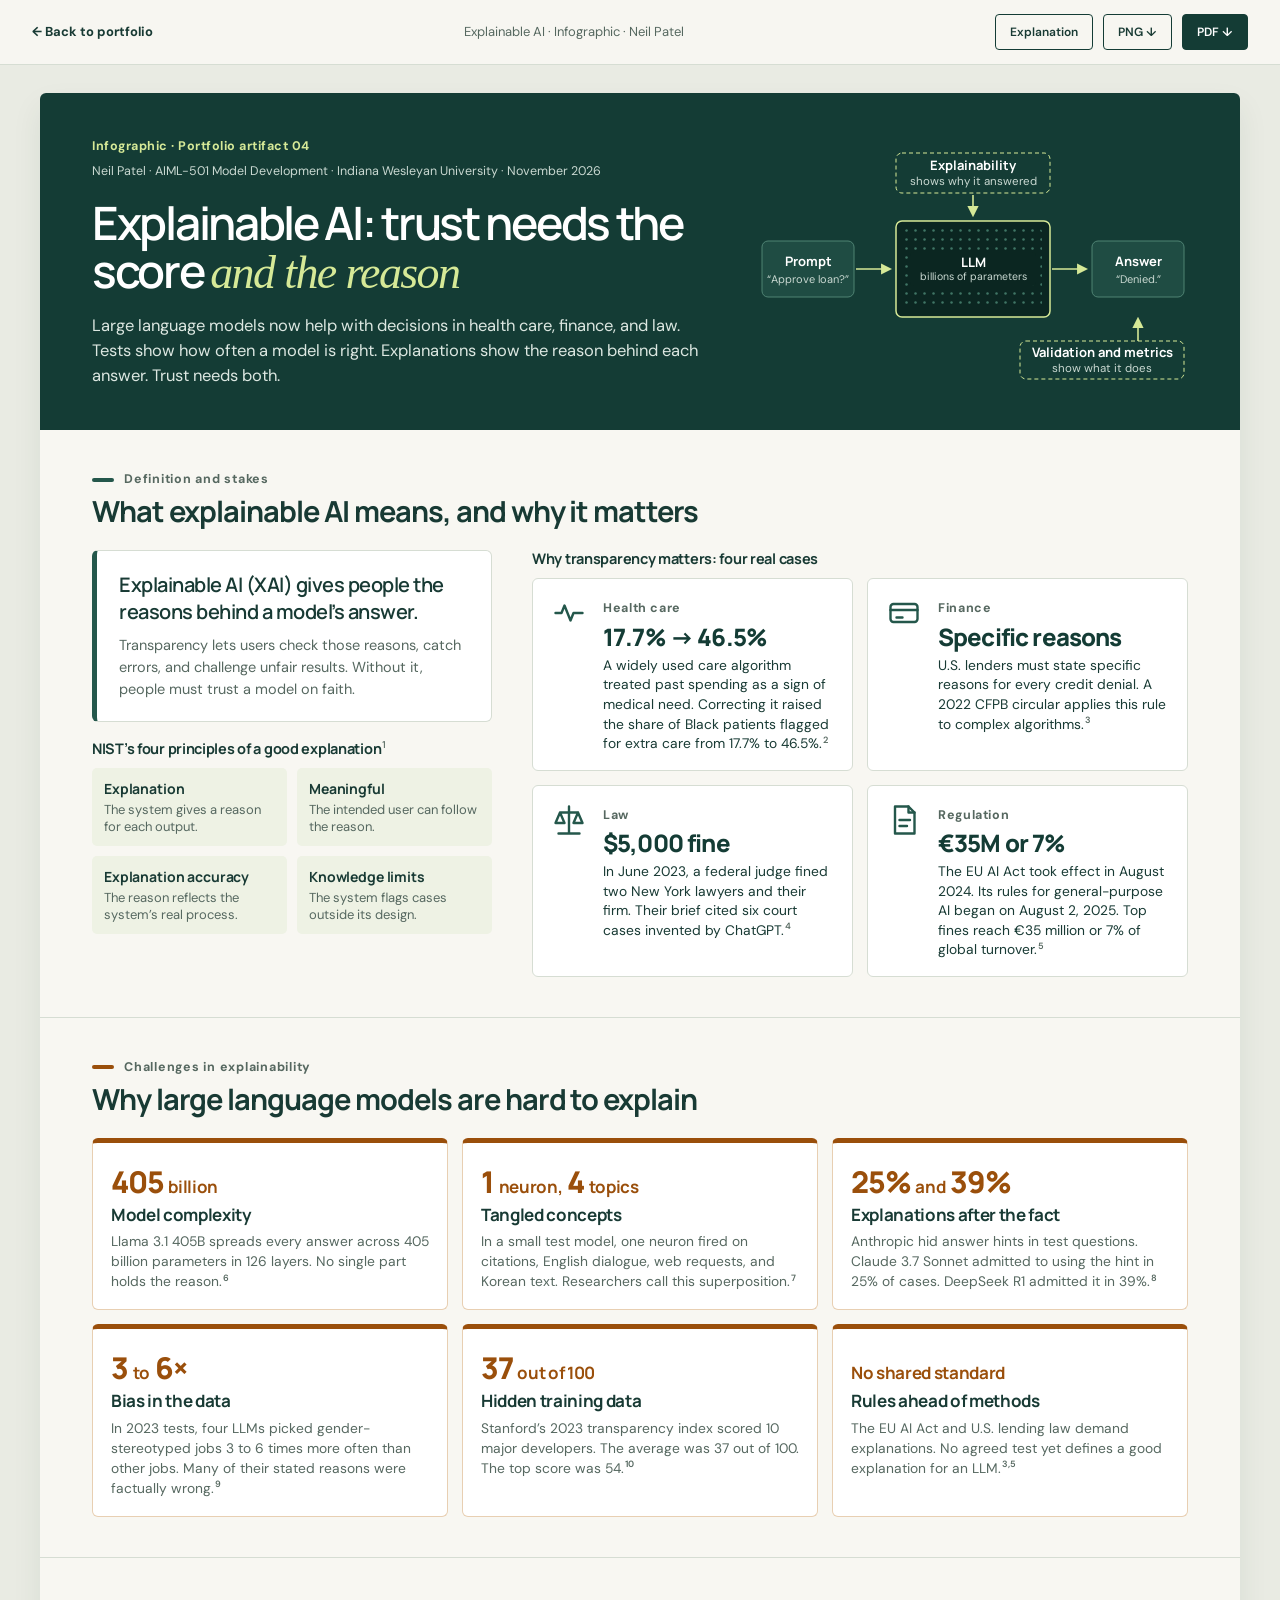
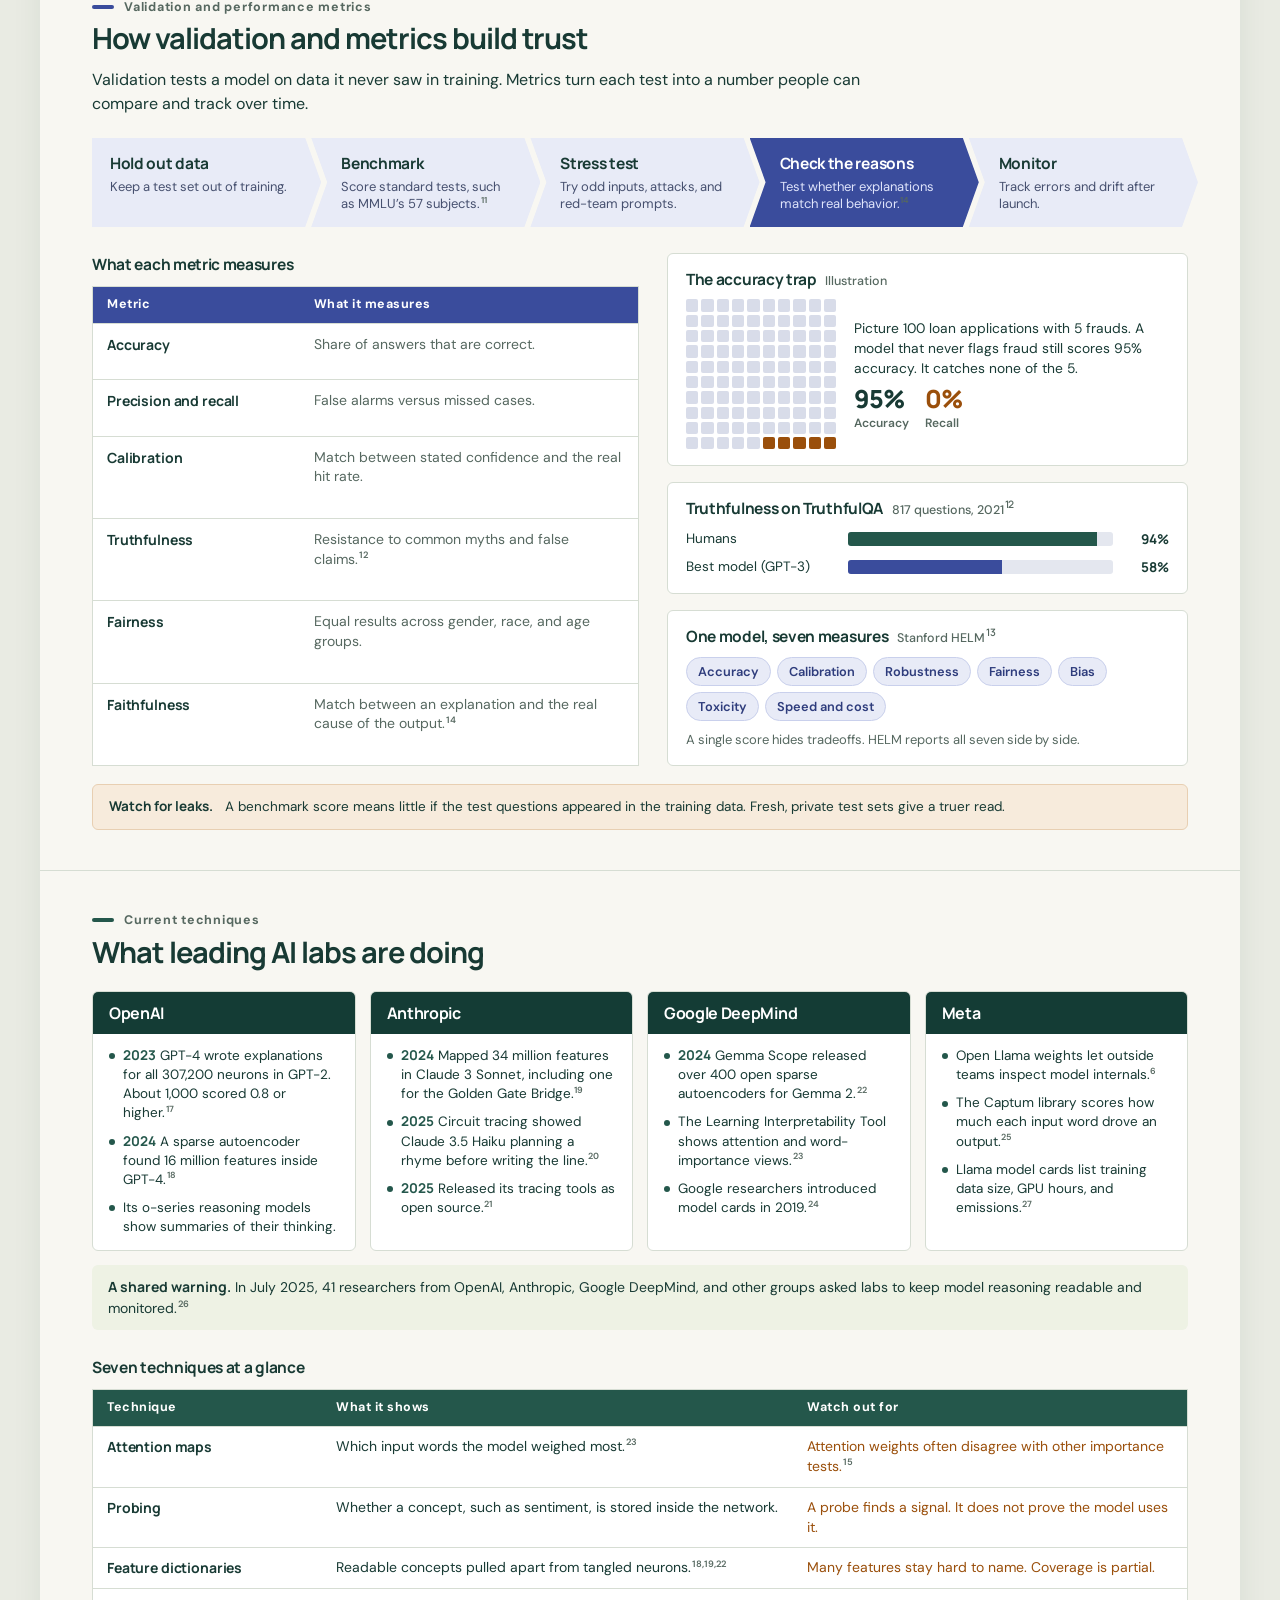
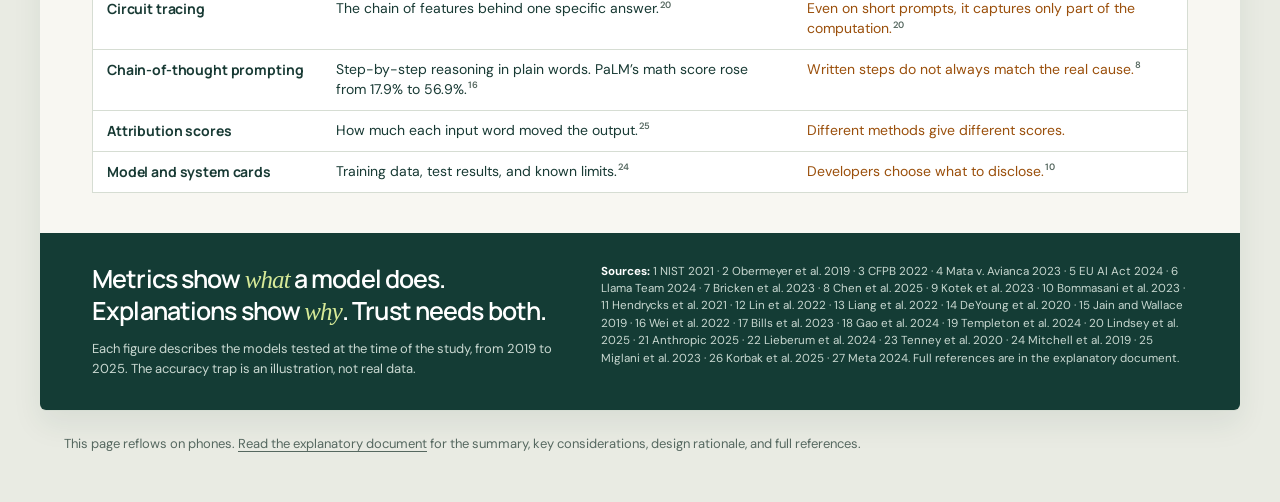
<file: xai-explainability.html>
<!doctype html>
<html lang="en">
<head>
<meta charset="utf-8">
<meta name="viewport" content="width=device-width, initial-scale=1">
<meta name="description" content="An infographic by Neil Patel on explainable AI for large language models: what it means, why it is hard, how validation and metrics build trust, and what OpenAI, Anthropic, Google DeepMind, and Meta are doing.">
<meta name="theme-color" content="#143c35">
<title>Explainable AI | Neil Patel</title>
<link rel="preconnect" href="https://fonts.googleapis.com">
<link rel="stylesheet" href="https://fonts.googleapis.com/css2?family=DM+Sans:wght@400;500;600;700&family=Manrope:wght@500;600;700;800&display=swap">
<style>
:root{--paper:#f8f7f2;--ink:#183a34;--muted:#566860;--line:#d6ddd3;--green:#143c35;--green-2:#24574b;--accent:#d6e997;--soft:#eef2e4;--white:#fff;--amber:#9a4f0b;--amber-soft:#f7ebdc;--amber-line:#e8cfb2;--blue:#3a4c9c;--blue-soft:#e8ebf7;--blue-line:#c9d0ec;--font:'DM Sans',system-ui,sans-serif;--display:'Manrope',system-ui,sans-serif}
*{box-sizing:border-box}
html{scroll-behavior:smooth}
body{margin:0;background:#e9ebe3;color:var(--ink);font-family:var(--font);line-height:1.5}
a{color:inherit;text-underline-offset:3px}
a:focus-visible,button:focus-visible{outline:3px solid #97620b;outline-offset:3px}
h1,h2,h3,h4,p,ul,ol,figure{margin:0}
.skip-link{position:absolute;left:16px;top:-100px;padding:10px 18px;background:var(--green);color:#fff;z-index:10}.skip-link:focus{top:12px}
.sr{position:absolute;width:1px;height:1px;overflow:hidden;clip:rect(0 0 0 0);white-space:nowrap}
sup{font-size:.66em;line-height:0;color:var(--muted);font-weight:600;margin-left:.1em}

/* page chrome */
.bar{position:sticky;top:0;z-index:5;display:flex;align-items:center;justify-content:space-between;gap:16px;padding:14px 32px;background:rgba(248,247,242,.95);backdrop-filter:blur(6px);border-bottom:1px solid var(--line);font-size:13px}
.bar .back{font-weight:700;text-decoration:none;white-space:nowrap}.bar .back:hover{text-decoration:underline}
.bar .bar-title{color:var(--muted);overflow:hidden;text-overflow:ellipsis;white-space:nowrap}
.bar-actions{display:flex;gap:10px;flex-shrink:0}
.btn{display:inline-flex;align-items:center;gap:8px;padding:9px 14px;border-radius:4px;border:1px solid var(--green);background:var(--green);color:#fff;font:600 12px var(--font);text-decoration:none}
.btn:hover{background:var(--green-2)}
.btn.ghost{background:transparent;color:var(--ink)}.btn.ghost:hover{background:var(--soft)}
.wrap{padding:28px 24px 24px}
.hint{max-width:1200px;margin:0 auto;padding:0 24px 48px;font-size:13px;color:var(--muted)}

/* poster */
.poster{max-width:1200px;margin:0 auto;background:var(--paper);border-radius:6px;overflow:hidden;box-shadow:0 1px 0 var(--line),0 14px 30px #183a3414}
.band{padding:40px 52px}
.band+.band{border-top:1px solid var(--line)}
.kicker{display:flex;align-items:center;gap:10px;font-size:12.5px;font-weight:700;letter-spacing:.06em;color:var(--muted);margin-bottom:6px}
.kicker i{display:inline-block;width:22px;height:4px;border-radius:2px;background:var(--c,var(--green-2))}
h2.sec{font-family:var(--display);font-size:29px;font-weight:700;letter-spacing:-.035em;line-height:1.15;margin-bottom:22px}
h3{font-family:var(--display);font-size:17px;font-weight:700;letter-spacing:-.02em;line-height:1.25}

/* header */
.head{background:var(--green);color:#fff;display:grid;grid-template-columns:1fr 430px;gap:44px;align-items:center;padding:44px 52px 42px}
.head .meta{display:flex;flex-wrap:wrap;gap:6px 18px;font-size:12.5px;color:#c9d8d1;margin-bottom:18px}
.head .meta b{color:var(--accent);font-weight:700;letter-spacing:.04em}
.head h1{font-family:var(--display);font-weight:600;font-size:46px;line-height:1.06;letter-spacing:-.05em}
.head h1 em{font-family:Georgia,serif;font-weight:400;letter-spacing:-.035em;color:var(--accent)}
.head .sub{margin-top:16px;font-size:16.5px;line-height:1.5;color:#dce7e1;max-width:620px}
.head svg{display:block;width:100%;height:auto}

/* definition band */
.def-grid{display:grid;grid-template-columns:400px 1fr;gap:40px}
.def{background:var(--white);border:1px solid var(--line);border-left:5px solid var(--green-2);border-radius:6px;padding:20px 22px}
.def p.big{font-family:var(--display);font-size:20px;line-height:1.35;letter-spacing:-.025em;font-weight:600}
.def p.small{font-size:14.5px;color:var(--muted);margin-top:10px}
.principles{margin-top:18px}
.principles h3{font-size:14.5px;margin-bottom:10px}
.pgrid{display:grid;grid-template-columns:1fr 1fr;gap:10px}
.pgrid div{background:var(--soft);border-radius:5px;padding:10px 12px}
.pgrid b{display:block;font-family:var(--display);font-size:14px;letter-spacing:-.01em}
.pgrid span{display:block;font-size:13px;color:var(--muted);line-height:1.35;margin-top:2px}
.stakes h3.lbl{font-size:14.5px;margin-bottom:10px}
.sgrid{display:grid;grid-template-columns:1fr 1fr;gap:14px}
.stake{display:grid;grid-template-columns:40px 1fr;gap:12px;background:var(--white);border:1px solid var(--line);border-radius:6px;padding:16px 18px}
.stake svg{width:36px;height:36px}
.stake .area{font-size:12.5px;font-weight:700;letter-spacing:.05em;color:var(--muted)}
.stake .num{font-family:var(--display);font-size:24px;font-weight:800;letter-spacing:-.035em;line-height:1.15;color:var(--green)}
.stake p{font-size:13.8px;line-height:1.42;color:var(--ink);margin-top:5px}

/* challenges */
.challenges{--c:var(--amber)}
.cgrid{display:grid;grid-template-columns:repeat(3,1fr);gap:14px}
.ch{background:var(--white);border:1px solid var(--amber-line);border-top:5px solid var(--amber);border-radius:6px;padding:16px 18px 18px}
.ch .stat{font-family:var(--display);font-size:30px;font-weight:800;letter-spacing:-.04em;line-height:1.1;color:var(--amber)}
.ch .stat small{font-size:17px;font-weight:700;letter-spacing:-.02em}
.ch h3{margin-top:6px}
.ch p{font-size:13.8px;line-height:1.45;color:var(--muted);margin-top:6px}

/* validation */
.validation{--c:var(--blue)}
.intro{font-size:16px;max-width:820px;margin:-10px 0 22px;color:var(--ink)}
.flow{display:grid;grid-template-columns:repeat(5,1fr);gap:0;margin-bottom:26px;list-style:none;padding:0}
.flow li{position:relative;background:var(--blue-soft);padding:14px 26px 14px 30px;clip-path:polygon(0 0,calc(100% - 16px) 0,100% 50%,calc(100% - 16px) 100%,0 100%,16px 50%);margin-right:-10px}
.flow li:first-child{clip-path:polygon(0 0,calc(100% - 16px) 0,100% 50%,calc(100% - 16px) 100%,0 100%);padding-left:18px}
.flow li:nth-child(4){background:var(--blue);color:#fff}
.flow li:nth-child(4) span{color:#dfe4fb}
.flow b{display:block;font-family:var(--display);font-size:15.5px;letter-spacing:-.02em}
.flow span{display:block;font-size:13px;line-height:1.35;color:#46506f;margin-top:3px}
.vgrid{display:grid;grid-template-columns:1.05fr 1fr;gap:28px}
.metrics{width:100%;border-collapse:collapse;background:var(--white);border:1px solid var(--line);font-size:14px}
.metrics caption{text-align:left;font-family:var(--display);font-weight:700;font-size:15.5px;letter-spacing:-.02em;padding-bottom:10px}
.metrics th,.metrics td{text-align:left;padding:11px 14px;border-top:1px solid var(--line);vertical-align:top;line-height:1.4}
.metrics thead th{background:var(--blue);color:#fff;font-size:12.5px;letter-spacing:.04em;border-top:0;padding:9px 14px}
.metrics tbody th{font-family:var(--display);font-weight:700;width:38%;letter-spacing:-.01em}
.metrics td{color:var(--muted)}
.vside{display:flex;flex-direction:column;gap:16px}
.card{background:var(--white);border:1px solid var(--line);border-radius:6px;padding:16px 18px}
.card h3{font-size:15.5px;margin-bottom:10px}
.card h3 span{font:500 12.5px var(--font);color:var(--muted);letter-spacing:0;margin-left:6px}
.trap{display:grid;grid-template-columns:150px 1fr;gap:18px;align-items:center}
.waffle{display:grid;grid-template-columns:repeat(10,1fr);gap:3px;width:150px}
.waffle i{display:block;aspect-ratio:1;background:#d8dce9;border-radius:2px}
.waffle i.f{background:var(--amber)}
.trap p{font-size:13.8px;line-height:1.45;color:var(--ink)}
.trap .big{display:flex;gap:16px;margin-top:8px}
.trap .big div{font-family:var(--display);font-weight:800;font-size:25px;letter-spacing:-.04em;line-height:1}
.trap .big span{display:block;font:600 12px var(--font);letter-spacing:0;color:var(--muted);margin-top:4px}
.bars{display:grid;grid-template-columns:150px 1fr 44px;gap:8px 12px;align-items:center;font-size:13.5px}
.bars .tr{height:14px;background:#e4e7ef;border-radius:3px;overflow:hidden}
.bars .tr i{display:block;height:100%;background:var(--blue)}
.bars .tr i.h{background:var(--green-2)}
.bars b{font-family:var(--display);text-align:right}
.chips{display:flex;flex-wrap:wrap;gap:6px}
.chips span{background:var(--blue-soft);border:1px solid var(--blue-line);border-radius:20px;padding:4px 11px;font-size:12.8px;font-weight:600;color:#2e3c7c}
.card p.note{font-size:13px;color:var(--muted);margin-top:10px;line-height:1.4}
.leak{display:flex;gap:12px;align-items:flex-start;background:var(--amber-soft);border:1px solid var(--amber-line);border-radius:6px;padding:12px 16px;font-size:13.5px;line-height:1.45}
.leak b{font-family:var(--display);white-space:nowrap}

/* labs */
.labs-band{--c:var(--green-2)}
.lgrid{display:grid;grid-template-columns:repeat(4,1fr);gap:14px}
.lab{background:var(--white);border:1px solid var(--line);border-radius:6px;overflow:hidden;display:flex;flex-direction:column}
.lab h3{background:var(--green);color:#fff;padding:11px 16px;font-size:16px}
.lab ul{list-style:none;padding:12px 16px 14px;display:flex;flex-direction:column;gap:9px}
.lab li{font-size:13.5px;line-height:1.42;padding-left:14px;position:relative}
.lab li::before{content:"";position:absolute;left:0;top:.55em;width:6px;height:6px;border-radius:50%;background:var(--green-2)}
.lab li b{font-family:var(--display);color:var(--green-2)}
.joint{margin:14px 0 26px;background:var(--soft);border-radius:6px;padding:12px 16px;font-size:14px;line-height:1.45}
.joint b{font-family:var(--display)}
.tech{width:100%;border-collapse:collapse;background:var(--white);border:1px solid var(--line);font-size:14px}
.tech caption{text-align:left;font-family:var(--display);font-weight:700;font-size:15.5px;letter-spacing:-.02em;padding-bottom:10px}
.tech th,.tech td{text-align:left;padding:10px 14px;border-top:1px solid var(--line);vertical-align:top;line-height:1.42}
.tech thead th{background:var(--green-2);color:#fff;font-size:12.5px;letter-spacing:.04em;border-top:0;padding:9px 14px}
.tech tbody th{font-family:var(--display);font-weight:700;width:21%;letter-spacing:-.01em}
.tech td:last-child{color:var(--amber)}
.tech col.c2{width:43%}

/* footer */
.foot{background:var(--green);color:#dce7e1;padding:30px 52px 32px;display:grid;grid-template-columns:1fr 1.25fr;gap:40px}
.foot .tag{font-family:var(--display);font-size:25px;line-height:1.25;letter-spacing:-.035em;color:#fff;font-weight:600}
.foot .tag em{font-family:Georgia,serif;font-weight:400;color:var(--accent)}
.foot .snap{font-size:13px;margin-top:12px;color:#c9d8d1}
.foot .src{font-size:11.6px;line-height:1.5;color:#c9d8d1}
.foot .src b{color:#fff}
.foot sup{color:inherit}

body.capture{background:var(--paper)}
body.capture .bar,body.capture .hint,body.capture .skip-link{display:none}
body.capture .wrap{padding:0}
body.capture .poster{border-radius:0;box-shadow:none}

@media screen and (max-width:1000px){
  .head{grid-template-columns:1fr}
  .head svg{max-width:460px}
  .def-grid,.vgrid{grid-template-columns:minmax(0,1fr)}
  .cgrid{grid-template-columns:1fr 1fr}
  .lgrid{grid-template-columns:1fr 1fr}
  .flow{grid-template-columns:1fr;gap:8px}
  .flow li,.flow li:first-child{clip-path:none;margin-right:0;border-radius:5px;padding:12px 16px}
  .foot{grid-template-columns:1fr}
}
@media screen and (max-width:640px){
  .bar{padding:12px 16px}.bar .bar-title{display:none}
  .wrap{padding:16px 12px 24px}.hint{padding:0 16px 32px}
  .band,.head,.foot{padding-left:18px;padding-right:18px}
  .head h1{font-size:33px}
  h2.sec{font-size:24px}
  .sgrid,.cgrid,.lgrid,.pgrid{grid-template-columns:minmax(0,1fr)}
  .trap{grid-template-columns:minmax(0,1fr)}
  .bars{grid-template-columns:110px 1fr 40px}
  .scroll{overflow-x:auto;-webkit-overflow-scrolling:touch}
  .tech{min-width:640px}
}
@page{size:1200px 3520px;margin:0}
@media print{
  body{background:#fff}
  .bar,.hint,.skip-link{display:none!important}
  .wrap{padding:0}
  .poster{width:1200px;max-width:none;border-radius:0;box-shadow:none}
  *{-webkit-print-color-adjust:exact;print-color-adjust:exact}
}
@media (prefers-reduced-motion:reduce){html{scroll-behavior:auto}}
</style>
</head>
<body>
<a class="skip-link" href="#poster">Skip to the infographic</a>
<header class="bar">
  <a class="back" href="index.html#xai-artifact">← Back to portfolio</a>
  <span class="bar-title">Explainable AI · Infographic · Neil Patel</span>
  <div class="bar-actions">
    <a class="btn ghost" href="xai-explanation.html">Explanation</a>
    <a class="btn ghost" href="XAI-Explainability.png" download>PNG ↓</a>
    <a class="btn" href="XAI-Explainability.pdf" download>PDF ↓</a>
  </div>
</header>

<main class="wrap">
<article class="poster" id="poster" aria-labelledby="poster-title">

  <header class="head">
    <div>
      <p class="meta"><b>Infographic · Portfolio artifact 04</b><span>Neil Patel · AIML-501 Model Development · Indiana Wesleyan University · November 2026</span></p>
      <h1 id="poster-title">Explainable AI: trust needs the score <em>and the reason</em></h1>
      <p class="sub">Large language models now help with decisions in health care, finance, and law. Tests show how often a model is right. Explanations show the reason behind each answer. Trust needs both.</p>
    </div>
    <svg viewBox="0 0 430 236" role="img" aria-labelledby="hero-svg-t">
      <title id="hero-svg-t">Diagram: a prompt enters a large language model drawn as a dark box of billions of parameters, and an answer comes out. Explainability looks inside the box to show why. Validation and metrics check the answer to show what the model does and how often it is right.</title>
      <defs>
        <marker id="ah" viewBox="0 0 10 10" refX="8" refY="5" markerWidth="7" markerHeight="7" orient="auto-start-reverse"><path d="M0 0 10 5 0 10z" fill="#d6e997"/></marker>
        <pattern id="dots" width="9" height="9" patternUnits="userSpaceOnUse"><circle cx="4.5" cy="4.5" r="1.25" fill="#3f7565"/></pattern>
      </defs>
      <!-- why bracket -->
      <rect x="138" y="8" width="154" height="40" rx="6" fill="none" stroke="#d6e997" stroke-dasharray="4 3"/>
      <text x="215" y="25" text-anchor="middle" fill="#fff" font-family="Manrope,sans-serif" font-weight="700" font-size="13">Explainability</text>
      <text x="215" y="40" text-anchor="middle" fill="#c9d8d1" font-family="DM Sans,sans-serif" font-size="11.5">shows why it answered</text>
      <path d="M215 50v20" stroke="#d6e997" stroke-width="1.6" marker-end="url(#ah)"/>
      <!-- prompt -->
      <rect x="4" y="96" width="92" height="56" rx="6" fill="#1f4c43" stroke="#4f8373"/>
      <text x="50" y="121" text-anchor="middle" fill="#fff" font-family="Manrope,sans-serif" font-weight="700" font-size="13">Prompt</text>
      <text x="50" y="138" text-anchor="middle" fill="#c9d8d1" font-family="DM Sans,sans-serif" font-size="11">“Approve loan?”</text>
      <path d="M98 124h34" stroke="#d6e997" stroke-width="1.6" marker-end="url(#ah)"/>
      <!-- box -->
      <rect x="138" y="76" width="154" height="96" rx="6" fill="#0b2621" stroke="#d6e997" stroke-width="1.5"/>
      <rect x="146" y="84" width="138" height="80" rx="3" fill="url(#dots)"/>
      <rect x="152" y="107" width="126" height="34" rx="4" fill="#0b2621"/>
      <text x="215" y="122" text-anchor="middle" fill="#fff" font-family="Manrope,sans-serif" font-weight="700" font-size="13">LLM</text>
      <text x="215" y="135" text-anchor="middle" fill="#c9d8d1" font-family="DM Sans,sans-serif" font-size="10.5">billions of parameters</text>
      <path d="M294 124h34" stroke="#d6e997" stroke-width="1.6" marker-end="url(#ah)"/>
      <!-- answer -->
      <rect x="334" y="96" width="92" height="56" rx="6" fill="#1f4c43" stroke="#4f8373"/>
      <text x="380" y="121" text-anchor="middle" fill="#fff" font-family="Manrope,sans-serif" font-weight="700" font-size="13">Answer</text>
      <text x="380" y="138" text-anchor="middle" fill="#c9d8d1" font-family="DM Sans,sans-serif" font-size="11">“Denied.”</text>
      <!-- what bracket -->
      <path d="M380 196v-22" stroke="#d6e997" stroke-width="1.6" marker-end="url(#ah)"/>
      <rect x="262" y="196" width="164" height="38" rx="6" fill="none" stroke="#d6e997" stroke-dasharray="4 3"/>
      <text x="344" y="212" text-anchor="middle" fill="#fff" font-family="Manrope,sans-serif" font-weight="700" font-size="13">Validation and metrics</text>
      <text x="344" y="227" text-anchor="middle" fill="#c9d8d1" font-family="DM Sans,sans-serif" font-size="11.5">show what it does</text>
    </svg>
  </header>

  <section class="band" aria-labelledby="sec-def">
    <p class="kicker"><i aria-hidden="true"></i>Definition and stakes</p>
    <h2 class="sec" id="sec-def">What explainable AI means, and why it matters</h2>
    <div class="def-grid">
      <div>
        <div class="def">
          <p class="big">Explainable AI (XAI) gives people the reasons behind a model’s answer.</p>
          <p class="small">Transparency lets users check those reasons, catch errors, and challenge unfair results. Without it, people must trust a model on faith.</p>
        </div>
        <div class="principles">
          <h3>NIST’s four principles of a good explanation<sup>1</sup></h3>
          <div class="pgrid">
            <div><b>Explanation</b><span>The system gives a reason for each output.</span></div>
            <div><b>Meaningful</b><span>The intended user can follow the reason.</span></div>
            <div><b>Explanation accuracy</b><span>The reason reflects the system’s real process.</span></div>
            <div><b>Knowledge limits</b><span>The system flags cases outside its design.</span></div>
          </div>
        </div>
      </div>
      <div class="stakes">
        <h3 class="lbl">Why transparency matters: four real cases</h3>
        <div class="sgrid">
          <div class="stake">
            <svg viewBox="0 0 24 24" fill="none" stroke="#24574b" stroke-width="1.6" stroke-linecap="round" stroke-linejoin="round" aria-hidden="true"><path d="M3 12h4l2-5 4 10 2-5h6"/></svg>
            <div><p class="area">Health care</p><p class="num">17.7% → 46.5%</p><p>A widely used care algorithm treated past spending as a sign of medical need. Correcting it raised the share of Black patients flagged for extra care from 17.7% to 46.5%.<sup>2</sup></p></div>
          </div>
          <div class="stake">
            <svg viewBox="0 0 24 24" fill="none" stroke="#24574b" stroke-width="1.6" stroke-linecap="round" stroke-linejoin="round" aria-hidden="true"><rect x="3" y="6" width="18" height="12" rx="2"/><path d="M3 10h18M7 15h4"/></svg>
            <div><p class="area">Finance</p><p class="num">Specific reasons</p><p>U.S. lenders must state specific reasons for every credit denial. A 2022 CFPB circular applies this rule to complex algorithms.<sup>3</sup></p></div>
          </div>
          <div class="stake">
            <svg viewBox="0 0 24 24" fill="none" stroke="#24574b" stroke-width="1.6" stroke-linecap="round" stroke-linejoin="round" aria-hidden="true"><path d="M12 3v18M5 21h14M6 7h12M6 7l-3 7h6zM18 7l-3 7h6z"/></svg>
            <div><p class="area">Law</p><p class="num">$5,000 fine</p><p>In June 2023, a federal judge fined two New York lawyers and their firm. Their brief cited six court cases invented by ChatGPT.<sup>4</sup></p></div>
          </div>
          <div class="stake">
            <svg viewBox="0 0 24 24" fill="none" stroke="#24574b" stroke-width="1.6" stroke-linecap="round" stroke-linejoin="round" aria-hidden="true"><path d="M6 3h9l4 4v14H6z"/><path d="M15 3v4h4M9 12h7M9 16h5"/></svg>
            <div><p class="area">Regulation</p><p class="num">€35M or 7%</p><p>The EU AI Act took effect in August 2024. Its rules for general-purpose AI began on August 2, 2025. Top fines reach €35 million or 7% of global turnover.<sup>5</sup></p></div>
          </div>
        </div>
      </div>
    </div>
  </section>

  <section class="band challenges" aria-labelledby="sec-ch">
    <p class="kicker"><i aria-hidden="true"></i>Challenges in explainability</p>
    <h2 class="sec" id="sec-ch">Why large language models are hard to explain</h2>
    <div class="cgrid">
      <div class="ch"><p class="stat">405 <small>billion</small></p><h3>Model complexity</h3><p>Llama 3.1 405B spreads every answer across 405 billion parameters in 126 layers. No single part holds the reason.<sup>6</sup></p></div>
      <div class="ch"><p class="stat">1 <small>neuron,</small> 4 <small>topics</small></p><h3>Tangled concepts</h3><p>In a small test model, one neuron fired on citations, English dialogue, web requests, and Korean text. Researchers call this superposition.<sup>7</sup></p></div>
      <div class="ch"><p class="stat">25% <small>and</small> 39%</p><h3>Explanations after the fact</h3><p>Anthropic hid answer hints in test questions. Claude 3.7 Sonnet admitted to using the hint in 25% of cases. DeepSeek R1 admitted it in 39%.<sup>8</sup></p></div>
      <div class="ch"><p class="stat">3 <small>to</small> 6×</p><h3>Bias in the data</h3><p>In 2023 tests, four LLMs picked gender-stereotyped jobs 3 to 6 times more often than other jobs. Many of their stated reasons were factually wrong.<sup>9</sup></p></div>
      <div class="ch"><p class="stat">37 <small>out of 100</small></p><h3>Hidden training data</h3><p>Stanford’s 2023 transparency index scored 10 major developers. The average was 37 out of 100. The top score was 54.<sup>10</sup></p></div>
      <div class="ch"><p class="stat"><small>No shared standard</small></p><h3>Rules ahead of methods</h3><p>The EU AI Act and U.S. lending law demand explanations. No agreed test yet defines a good explanation for an LLM.<sup>3,5</sup></p></div>
    </div>
  </section>

  <section class="band validation" aria-labelledby="sec-val">
    <p class="kicker"><i aria-hidden="true"></i>Validation and performance metrics</p>
    <h2 class="sec" id="sec-val">How validation and metrics build trust</h2>
    <p class="intro">Validation tests a model on data it never saw in training. Metrics turn each test into a number people can compare and track over time.</p>
    <ol class="flow" aria-label="Validation steps, in order">
      <li><b>Hold out data</b><span>Keep a test set out of training.</span></li>
      <li><b>Benchmark</b><span>Score standard tests, such as MMLU’s 57 subjects.<sup>11</sup></span></li>
      <li><b>Stress test</b><span>Try odd inputs, attacks, and red-team prompts.</span></li>
      <li><b>Check the reasons</b><span>Test whether explanations match real behavior.<sup>14</sup></span></li>
      <li><b>Monitor</b><span>Track errors and drift after launch.</span></li>
    </ol>
    <div class="vgrid">
      <table class="metrics">
        <caption>What each metric measures</caption>
        <thead><tr><th scope="col">Metric</th><th scope="col">What it measures</th></tr></thead>
        <tbody>
          <tr><th scope="row">Accuracy</th><td>Share of answers that are correct.</td></tr>
          <tr><th scope="row">Precision and recall</th><td>False alarms versus missed cases.</td></tr>
          <tr><th scope="row">Calibration</th><td>Match between stated confidence and the real hit rate.</td></tr>
          <tr><th scope="row">Truthfulness</th><td>Resistance to common myths and false claims.<sup>12</sup></td></tr>
          <tr><th scope="row">Fairness</th><td>Equal results across gender, race, and age groups.</td></tr>
          <tr><th scope="row">Faithfulness</th><td>Match between an explanation and the real cause of the output.<sup>14</sup></td></tr>
        </tbody>
      </table>
      <div class="vside">
        <div class="card">
          <h3>The accuracy trap <span>Illustration</span></h3>
          <div class="trap">
            <div class="waffle" id="waffle" role="img" aria-label="Grid of 100 squares. 95 are gray for honest applications and 5 are orange for fraud."></div>
            <div>
              <p>Picture 100 loan applications with 5 frauds. A model that never flags fraud still scores 95% accuracy. It catches none of the 5.</p>
              <div class="big"><div>95%<span>Accuracy</span></div><div style="color:var(--amber)">0%<span>Recall</span></div></div>
            </div>
          </div>
        </div>
        <div class="card">
          <h3>Truthfulness on TruthfulQA <span>817 questions, 2021</span><sup>12</sup></h3>
          <div class="bars" role="img" aria-label="Humans answered truthfully 94 percent of the time. The best model tested, GPT-3, answered truthfully 58 percent of the time.">
            <span>Humans</span><span class="tr"><i class="h" style="width:94%"></i></span><b>94%</b>
            <span>Best model (GPT-3)</span><span class="tr"><i style="width:58%"></i></span><b>58%</b>
          </div>
        </div>
        <div class="card">
          <h3>One model, seven measures <span>Stanford HELM</span><sup>13</sup></h3>
          <div class="chips"><span>Accuracy</span><span>Calibration</span><span>Robustness</span><span>Fairness</span><span>Bias</span><span>Toxicity</span><span>Speed and cost</span></div>
          <p class="note">A single score hides tradeoffs. HELM reports all seven side by side.</p>
        </div>
      </div>
    </div>
    <p class="leak" style="margin-top:18px"><b>Watch for leaks.</b><span>A benchmark score means little if the test questions appeared in the training data. Fresh, private test sets give a truer read.</span></p>
  </section>

  <section class="band labs-band" aria-labelledby="sec-labs">
    <p class="kicker"><i aria-hidden="true"></i>Current techniques</p>
    <h2 class="sec" id="sec-labs">What leading AI labs are doing</h2>
    <div class="lgrid">
      <div class="lab"><h3>OpenAI</h3><ul>
        <li><b>2023</b> GPT-4 wrote explanations for all 307,200 neurons in GPT-2. About 1,000 scored 0.8 or higher.<sup>17</sup></li>
        <li><b>2024</b> A sparse autoencoder found 16 million features inside GPT-4.<sup>18</sup></li>
        <li>Its o-series reasoning models show summaries of their thinking.</li>
      </ul></div>
      <div class="lab"><h3>Anthropic</h3><ul>
        <li><b>2024</b> Mapped 34 million features in Claude 3 Sonnet, including one for the Golden Gate Bridge.<sup>19</sup></li>
        <li><b>2025</b> Circuit tracing showed Claude 3.5 Haiku planning a rhyme before writing the line.<sup>20</sup></li>
        <li><b>2025</b> Released its tracing tools as open source.<sup>21</sup></li>
      </ul></div>
      <div class="lab"><h3>Google DeepMind</h3><ul>
        <li><b>2024</b> Gemma Scope released over 400 open sparse autoencoders for Gemma 2.<sup>22</sup></li>
        <li>The Learning Interpretability Tool shows attention and word-importance views.<sup>23</sup></li>
        <li>Google researchers introduced model cards in 2019.<sup>24</sup></li>
      </ul></div>
      <div class="lab"><h3>Meta</h3><ul>
        <li>Open Llama weights let outside teams inspect model internals.<sup>6</sup></li>
        <li>The Captum library scores how much each input word drove an output.<sup>25</sup></li>
        <li>Llama model cards list training data size, GPU hours, and emissions.<sup>27</sup></li>
      </ul></div>
    </div>
    <p class="joint"><b>A shared warning.</b> In July 2025, 41 researchers from OpenAI, Anthropic, Google DeepMind, and other groups asked labs to keep model reasoning readable and monitored.<sup>26</sup></p>
    <div class="scroll">
    <table class="tech">
      <caption>Seven techniques at a glance</caption>
      <colgroup><col><col class="c2"><col></colgroup>
      <thead><tr><th scope="col">Technique</th><th scope="col">What it shows</th><th scope="col">Watch out for</th></tr></thead>
      <tbody>
        <tr><th scope="row">Attention maps</th><td>Which input words the model weighed most.<sup>23</sup></td><td>Attention weights often disagree with other importance tests.<sup>15</sup></td></tr>
        <tr><th scope="row">Probing</th><td>Whether a concept, such as sentiment, is stored inside the network.</td><td>A probe finds a signal. It does not prove the model uses it.</td></tr>
        <tr><th scope="row">Feature dictionaries</th><td>Readable concepts pulled apart from tangled neurons.<sup>18,19,22</sup></td><td>Many features stay hard to name. Coverage is partial.</td></tr>
        <tr><th scope="row">Circuit tracing</th><td>The chain of features behind one specific answer.<sup>20</sup></td><td>Even on short prompts, it captures only part of the computation.<sup>20</sup></td></tr>
        <tr><th scope="row">Chain-of-thought prompting</th><td>Step-by-step reasoning in plain words. PaLM’s math score rose from 17.9% to 56.9%.<sup>16</sup></td><td>Written steps do not always match the real cause.<sup>8</sup></td></tr>
        <tr><th scope="row">Attribution scores</th><td>How much each input word moved the output.<sup>25</sup></td><td>Different methods give different scores.</td></tr>
        <tr><th scope="row">Model and system cards</th><td>Training data, test results, and known limits.<sup>24</sup></td><td>Developers choose what to disclose.<sup>10</sup></td></tr>
      </tbody>
    </table>
    </div>
  </section>

  <footer class="foot">
    <div>
      <p class="tag">Metrics show <em>what</em> a model does. Explanations show <em>why</em>. Trust needs both.</p>
      <p class="snap">Each figure describes the models tested at the time of the study, from 2019 to 2025. The accuracy trap is an illustration, not real data.</p>
    </div>
    <p class="src"><b>Sources:</b> 1 NIST 2021 · 2 Obermeyer et al. 2019 · 3 CFPB 2022 · 4 Mata v. Avianca 2023 · 5 EU AI Act 2024 · 6 Llama Team 2024 · 7 Bricken et al. 2023 · 8 Chen et al. 2025 · 9 Kotek et al. 2023 · 10 Bommasani et al. 2023 · 11 Hendrycks et al. 2021 · 12 Lin et al. 2022 · 13 Liang et al. 2022 · 14 DeYoung et al. 2020 · 15 Jain and Wallace 2019 · 16 Wei et al. 2022 · 17 Bills et al. 2023 · 18 Gao et al. 2024 · 19 Templeton et al. 2024 · 20 Lindsey et al. 2025 · 21 Anthropic 2025 · 22 Lieberum et al. 2024 · 23 Tenney et al. 2020 · 24 Mitchell et al. 2019 · 25 Miglani et al. 2023 · 26 Korbak et al. 2025 · 27 Meta 2024. Full references are in the explanatory document.</p>
  </footer>

</article>
</main>
<p class="hint">This page reflows on phones. <a href="xai-explanation.html">Read the explanatory document</a> for the summary, key considerations, design rationale, and full references.</p>

<script>
(function(){
  if(new URLSearchParams(location.search).has('capture'))document.body.classList.add('capture');
  var w=document.getElementById('waffle'),html='';
  for(var i=0;i<100;i++)html+='<i'+(i>=95?' class="f"':'')+'></i>';
  w.innerHTML=html;
})();
</script>
</body>
</html>
</file>
<file: styles.css>
@import url('https://fonts.googleapis.com/css2?family=DM+Sans:wght@400;500;600;700&family=Manrope:wght@400;500;600;700;800&display=swap');

:root{--paper:#f8f7f2;--ink:#183a34;--muted:#596a62;--line:#d6ddd3;--green:#143c35;--accent:#d6e997;--white:#fff;--font:'DM Sans',system-ui,sans-serif;--display:'Manrope',system-ui,sans-serif}
*{box-sizing:border-box}html{scroll-behavior:smooth;scroll-padding-top:28px}body{margin:0;background:var(--paper);color:var(--ink);font-family:var(--font);font-size:16px;line-height:1.75}a{color:inherit;text-underline-offset:4px}a:hover{text-decoration-thickness:2px}a:focus-visible,[tabindex]:focus-visible{outline:3px solid #97620b;outline-offset:5px}h1,h2,h3,p{margin-top:0}h1,h2,h3{font-family:var(--display);line-height:1.2}h1{font-size:clamp(2.6rem,4.6vw,4.6rem);font-weight:600;letter-spacing:-.065em;margin-bottom:26px}h2{font-size:clamp(2rem,3.1vw,3rem);font-weight:600;letter-spacing:-.05em;margin-bottom:24px}h3{font-size:1.15rem;letter-spacing:-.025em;margin-bottom:15px}em{font-family:Georgia,serif;font-weight:400;letter-spacing:-.045em}p{margin-bottom:20px}.section-wrap{max-width:1200px;padding:0 48px;margin:auto}.site-header{max-width:1360px;margin:auto;padding:28px 48px;display:flex;align-items:center;justify-content:space-between;gap:24px;border-bottom:1px solid var(--line)}.brand{display:flex;align-items:center;gap:12px;font-weight:700;text-decoration:none;letter-spacing:-.025em}.brand-mark{display:grid;place-items:center;width:38px;height:38px;background:var(--green);color:var(--accent);font-size:13px;border-radius:50%}.site-header nav{display:flex;gap:30px;font-size:13px;font-weight:600}.site-header nav a{text-decoration:none}.site-header nav a:hover{text-decoration:underline}.hero{display:grid;grid-template-columns:1.45fr 1fr;gap:65px;align-items:center;padding-top:100px;padding-bottom:110px}.eyebrow{text-transform:uppercase;font-size:10px;font-weight:700;letter-spacing:.17em;margin-bottom:26px;line-height:1.7}.status-dot{display:inline-block;width:7px;height:7px;background:#668345;border-radius:50%;margin-right:8px}.hero-description{max-width:490px;color:var(--muted);font-size:16px}.actions{display:flex;gap:26px;align-items:center;margin-top:34px;flex-wrap:wrap}.button{display:inline-flex;align-items:center;justify-content:center;gap:22px;padding:14px 20px;font-size:12px;font-weight:600;border-radius:4px;text-decoration:none}.primary{background:var(--green);color:var(--white)}.primary:hover{background:#24574b}.text-link{font-size:12px;font-weight:700}.hero-visual{background:var(--green);color:var(--white);padding:30px 28px 22px;border-radius:8px;transform:rotate(2deg);box-shadow:12px 14px 0 #e6e9dd}.visual-topline{display:flex;justify-content:space-between;font-size:8px;letter-spacing:.14em;color:var(--accent);gap:12px;border-bottom:1px solid #527267;padding-bottom:23px;margin-bottom:8px}.model-row{display:flex;align-items:center;gap:18px;padding:23px 0;border-bottom:1px solid #527267}.model-icon{font-size:26px;color:var(--accent);width:30px;text-align:center}.model-row strong{display:block;font-family:var(--display);font-size:24px;font-weight:500;letter-spacing:-.04em}.model-row div span{display:block;font-size:10px;color:#d1ded7}.model-code{margin-left:auto;font-size:9px;color:var(--accent);border:1px solid #698777;border-radius:4px;padding:1px 6px}.visual-note{font-size:10px;color:#d1ded7;margin:25px 0 0}.about-section{background:#eeefe7;border-block:1px solid var(--line);padding:68px 0}.about-grid{display:grid;grid-template-columns:1fr 1.3fr;gap:90px}.about-copy p{font-size:14px;color:var(--muted)}.about-copy h3:not(:first-child){margin-top:32px}.draft-label{font-size:11px;color:#6d5829;border:1px solid #c8b98e;border-radius:4px;padding:5px 10px;display:inline-block}.editor-note{font-size:12px!important;color:var(--muted);border-left:2px solid #b9c5b0;padding-left:12px}.portfolio-section{padding-top:80px;padding-bottom:70px}.section-heading{display:flex;justify-content:space-between;align-items:end;gap:24px;margin-bottom:30px}.section-heading .eyebrow{margin-bottom:14px}.section-heading h2{margin:0}.section-heading>p{font-size:12px;color:var(--muted);margin-bottom:4px}.artifact-card{display:grid;grid-template-columns:1fr 1.5fr;border:1px solid var(--line);background:#fffef9;border-radius:6px;overflow:hidden;text-decoration:none;transition:box-shadow .2s}.artifact-card:hover{box-shadow:0 8px 24px #183a3412}.card-art{padding:35px 40px;background:#e4e9d9;display:flex;flex-direction:column}.mini-label{font-size:8px;letter-spacing:.2em;margin-bottom:18px}.card-art strong{font-family:var(--display);font-size:46px;line-height:1.03;letter-spacing:-.065em;font-weight:600}.mini-rule{height:1px;width:100%;background:#9cae90;margin:24px 0 14px}.mini-footer{font-size:8px;letter-spacing:.1em}.card-copy{padding:38px 42px}.tag{display:inline-block;font-size:9px;letter-spacing:.08em;text-transform:uppercase;color:#435e4d;background:#eaf0df;padding:4px 9px;border-radius:3px}.card-copy h3{font-size:26px;margin:18px 0 12px;letter-spacing:-.045em}.card-copy p{font-size:14px;color:var(--muted);max-width:400px}.card-meta{display:flex;align-items:center;justify-content:space-between;gap:16px;font-size:10px;margin-top:25px;color:var(--muted)}.card-arrow{font-size:22px;color:var(--ink)}.collection-note{font-size:12px;color:var(--muted);margin:20px 0 0}.artifact-section{padding:75px 0 80px;border-block:1px solid var(--line);background:#fffefb}.artifact-heading{display:flex;justify-content:space-between;align-items:center;gap:30px}.artifact-heading h2{margin-bottom:10px}.artifact-heading .eyebrow{margin-bottom:18px}.artifact-subtitle{color:var(--muted);font-size:17px}.artifact-heading .button{flex-shrink:0}.artifact-intro{margin:28px 0 44px;padding:28px 32px;border:1px solid var(--line);border-left:3px solid #7f9a60;border-radius:4px;background:var(--paper)}.artifact-intro p{max-width:790px;font-size:17px;margin:16px 0}.details-grid{display:grid;grid-template-columns:1fr 1fr;gap:0 60px}.details-grid section{padding:25px 0 10px;border-top:1px solid var(--line)}.details-grid p{font-size:14px;color:var(--muted)}.methods-section{margin-top:45px}.methods-section h3{font-size:24px}.methods-section .section-heading{margin-bottom:12px}.table-instruction{font-size:12px;color:var(--muted)}.table-scroll{overflow-x:auto;border:1px solid var(--line);border-radius:5px}table{border-collapse:collapse;width:100%;min-width:730px;font-size:12px;line-height:1.65;text-align:left}caption{text-align:left;padding:14px 18px;font-size:11px;background:#f0f2e9;font-weight:600}th,td{padding:14px 18px;border-bottom:1px solid var(--line);vertical-align:top}thead th{background:var(--green);color:white;font-size:10px;letter-spacing:.02em}tbody th{font-weight:600;width:23%}tbody td{color:var(--muted)}tbody tr:nth-child(even){background:#f8f9f3}tbody tr:last-child>*{border-bottom:0}.scope-note{margin:20px 0 0;padding:18px 22px;background:#eef2e4;font-size:12px;color:#415542}.scope-note strong{display:block;margin-bottom:5px}.references{border-top:1px solid var(--line);margin-top:55px;padding-top:32px}.references .eyebrow{margin-bottom:12px}.references h3{font-size:24px}.references p,.references li{font-size:12px;color:var(--muted)}.references ol{padding-left:22px;columns:2;column-gap:48px}.references li{padding:0 0 12px 5px;break-inside:avoid;overflow-wrap:anywhere}.closing{padding-top:75px;padding-bottom:75px;text-align:center}.closing .eyebrow{margin-bottom:22px}.closing p:not(.eyebrow){color:var(--muted);font-size:13px}.site-footer{padding:24px 48px;border-top:1px solid var(--line);display:flex;justify-content:space-between;gap:20px;font-size:10px;color:var(--muted)}.skip-link{position:absolute;left:16px;top:-100px;padding:10px 18px;background:var(--green);color:white;z-index:10}.skip-link:focus{top:12px}
.details-grid ol{padding-left:22px;font-size:14px;color:var(--muted)}.details-grid li{padding-left:4px;margin-bottom:14px}
.skills-section{padding-top:70px}.skills-grid{display:grid;grid-template-columns:repeat(4,1fr);gap:0 36px}.skills-grid section{border-top:1px solid var(--line);padding-top:18px}.skills-grid h3{margin-bottom:10px}.skills-grid ul{list-style:none;margin:0;padding:0;font-size:14px;color:var(--muted)}.skills-grid li{margin-bottom:7px;line-height:1.45}@media(max-width:900px){.skills-grid{grid-template-columns:1fr 1fr;gap:26px 32px}}@media(max-width:640px){.skills-section{padding-top:50px}}
.work-grid{display:grid;gap:22px}.deck-preview{margin:0 0 44px}.deck-preview a{display:block;border:1px solid var(--line);border-radius:6px;overflow:hidden;box-shadow:0 10px 26px #183a3414;transition:box-shadow .2s}.deck-preview a:hover{box-shadow:0 14px 32px #183a3424}.deck-preview img{display:block;width:100%;height:auto}.deck-preview figcaption{font-size:12px;color:var(--muted);margin-top:12px}
@media(min-width:1400px){.hero{padding-top:120px;padding-bottom:130px}}@media(max-width:900px){.section-wrap{padding-left:30px;padding-right:30px}.site-header{padding:22px 30px}.hero{gap:35px;padding-top:70px;padding-bottom:75px}.hero-visual{padding:24px 20px}.model-row{gap:10px}.model-row strong{font-size:21px}.model-row div span{font-size:9px}.about-grid{gap:40px}.artifact-heading{align-items:flex-start;flex-direction:column;gap:10px}.details-grid{gap:0 32px}.card-copy{padding:28px}.card-art{padding:30px}.card-art strong{font-size:40px}}@media(max-width:640px){.site-header{padding:18px 20px;align-items:flex-start}.brand{font-size:12px;gap:8px}.brand-mark{width:30px;height:30px;font-size:10px}.site-header nav{gap:13px;font-size:11px;flex-wrap:wrap;justify-content:flex-end;padding-top:5px}.site-header nav a:last-child{display:none}.section-wrap{padding-left:22px;padding-right:22px}.hero{grid-template-columns:1fr;gap:40px;padding-top:50px;padding-bottom:60px}h1{font-size:2.9rem}.hero-description{font-size:14px}.hero-visual{max-width:400px;width:calc(100% - 12px);justify-self:center;transform:rotate(1deg)}.about-grid{grid-template-columns:1fr;gap:20px}.about-section{padding:48px 0}.about-grid h2{margin-bottom:15px}.portfolio-section{padding-top:50px;padding-bottom:50px}.section-heading{display:block}.section-heading>p{margin-top:18px}.artifact-card{grid-template-columns:1fr}.card-art{padding:30px}.card-art strong{font-size:42px}.mini-rule{max-width:240px}.card-copy{padding:28px}.artifact-section{padding:50px 0}.artifact-intro{padding:23px;margin-top:28px}.artifact-intro p{font-size:15px}.details-grid{grid-template-columns:1fr}.references ol{columns:1}.closing{padding-top:55px;padding-bottom:55px}.site-footer{padding:22px;flex-direction:column;gap:6px}.eyebrow{font-size:9px}}@media(prefers-reduced-motion:reduce){html{scroll-behavior:auto}*{transition:none!important}}
</file>
